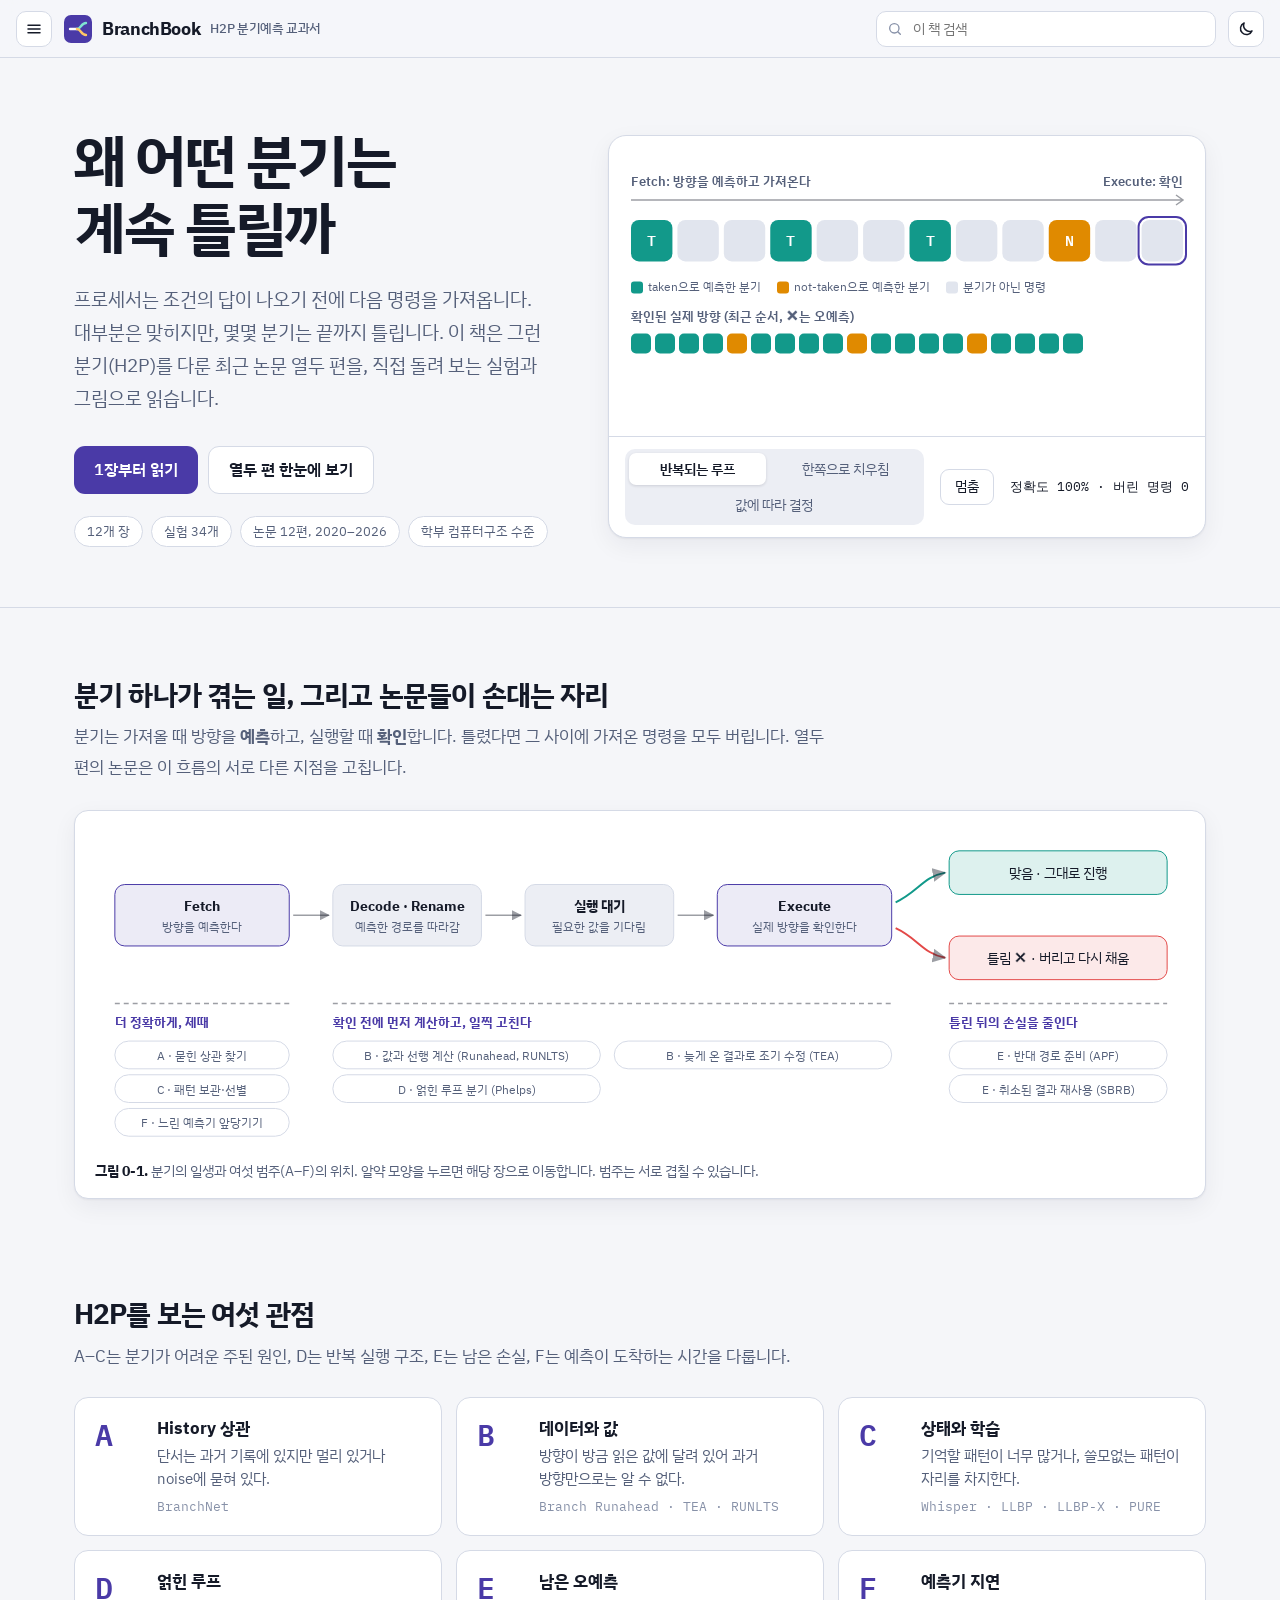
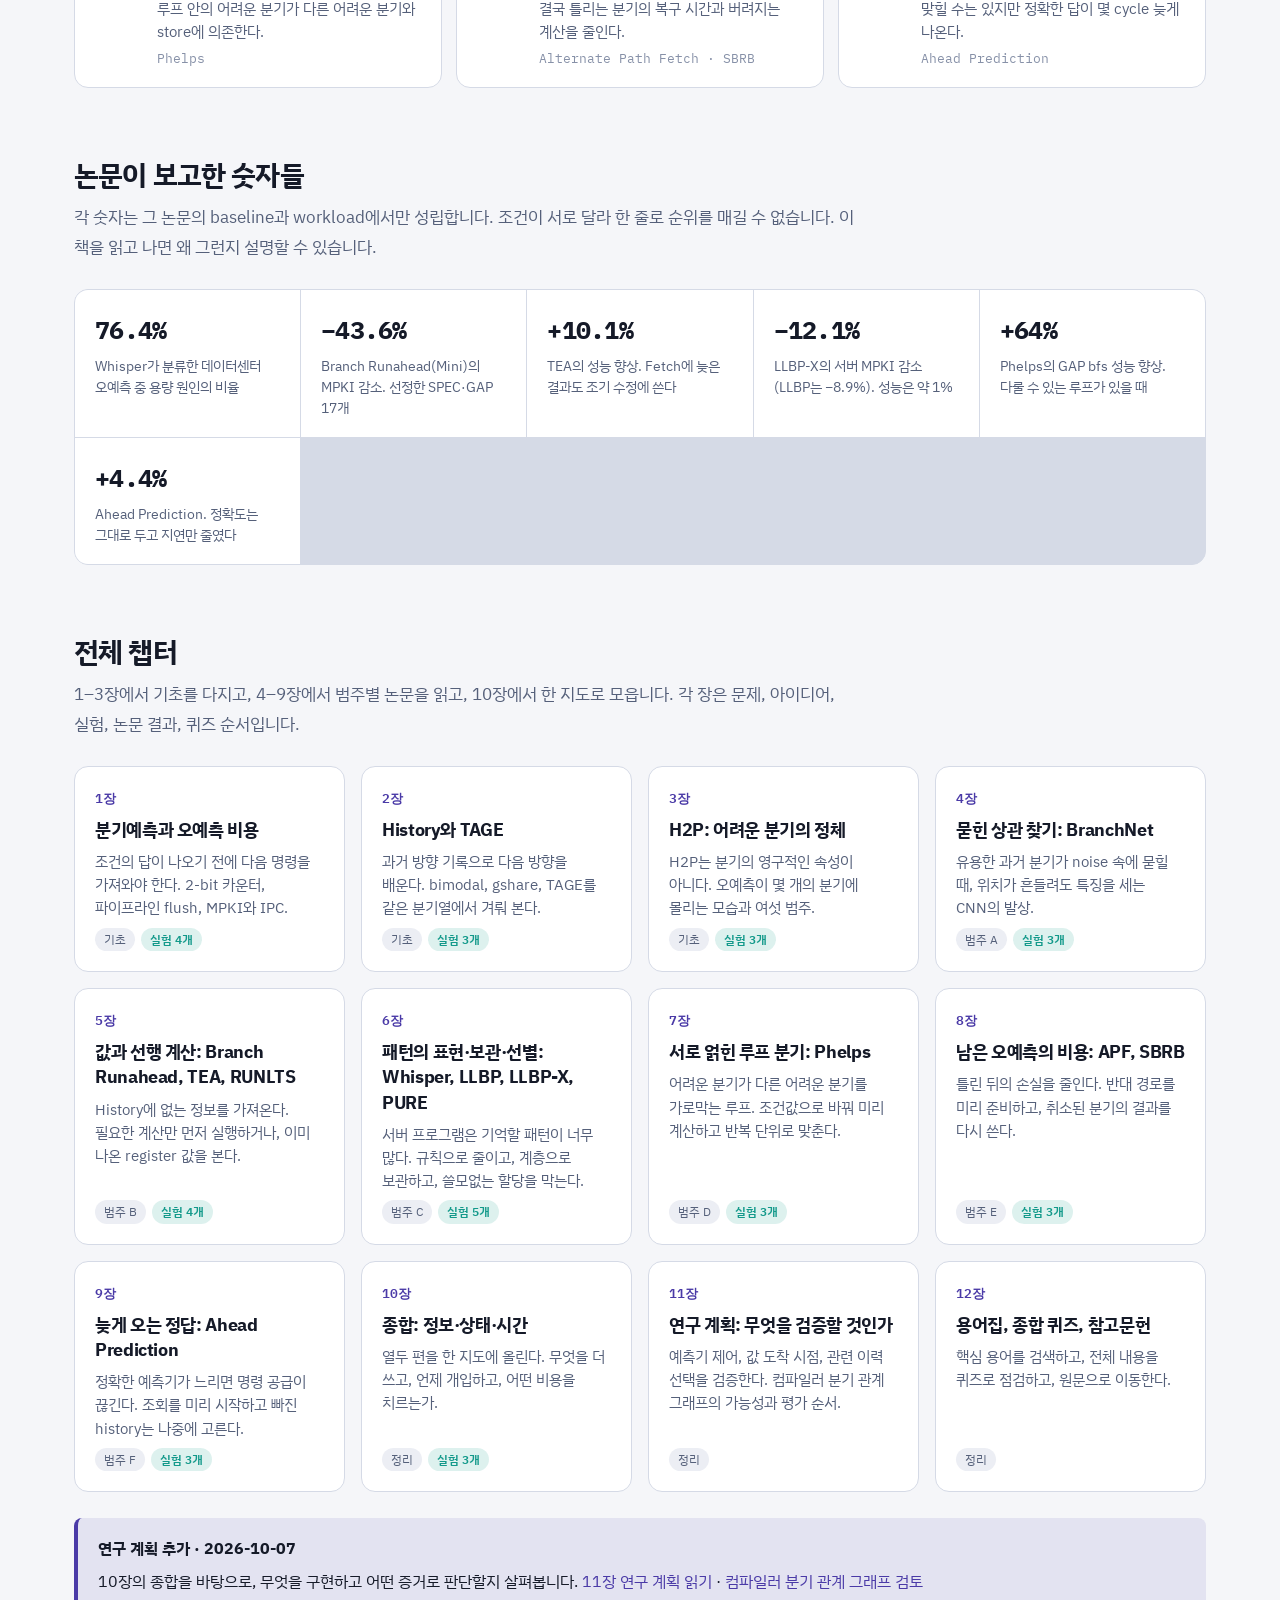
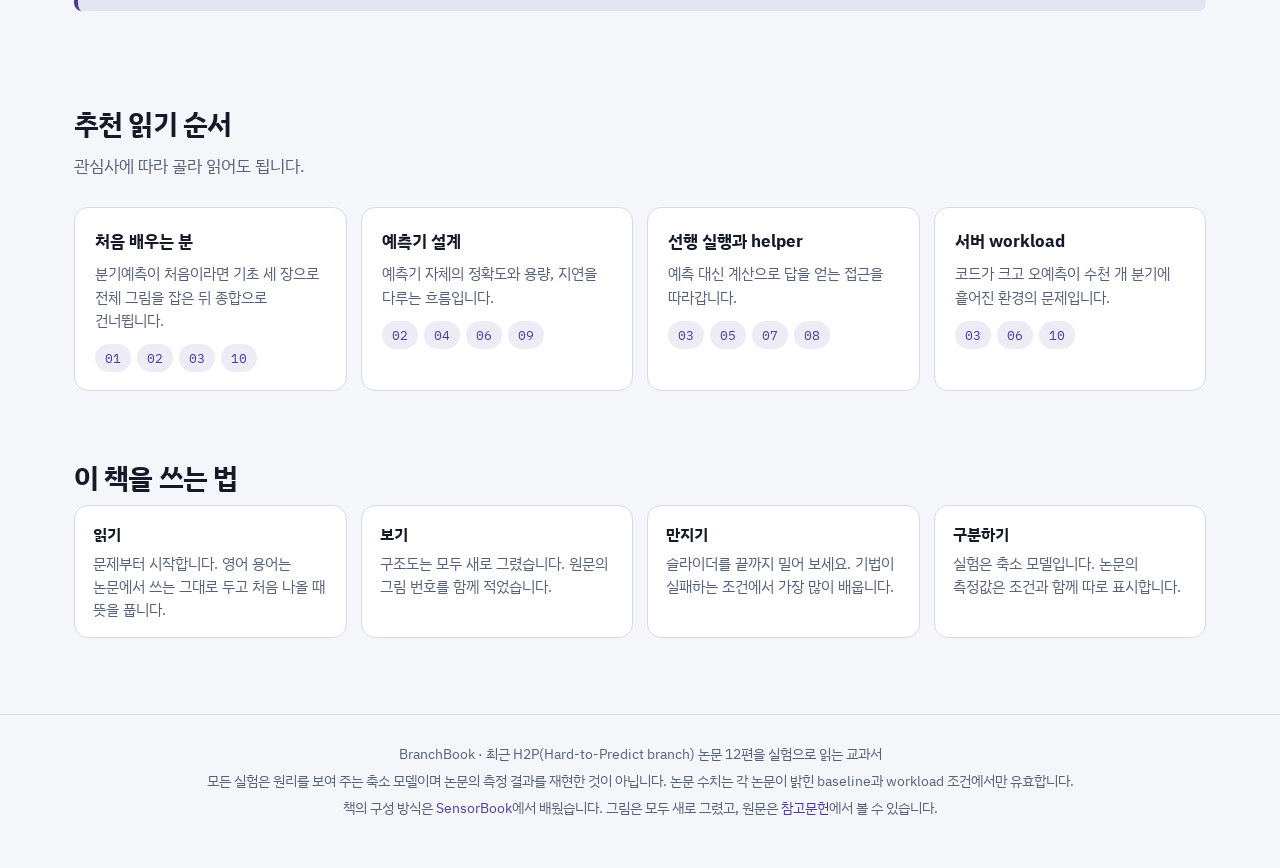
<file: index.html>
<!doctype html>
<html lang="ko">
<head>
<meta charset="utf-8">
<meta name="viewport" content="width=device-width, initial-scale=1">
<title>BranchBook · H2P 분기예측 교과서</title>
<meta name="description" content="왜 일부 분기는 계속 틀릴까? 최근 H2P(Hard-to-Predict branch) 논문 12편을 그림과 실험으로 읽는 인터랙티브 교과서.">
<meta property="og:type" content="website">
<meta property="og:title" content="BranchBook · H2P 분기예측 교과서">
<meta property="og:description" content="최근 H2P 논문 12편을 그림과 실험으로 읽는 인터랙티브 교과서.">
<meta property="og:locale" content="ko_KR">
<link rel="icon" href="favicon.svg" type="image/svg+xml">
<link rel="stylesheet" href="css/style.css">
<script src="js/common.js"></script>
<style>
  .lifetime svg { min-width: 860px; }
  .lifetime a text { cursor: pointer; }
  .lifetime a:hover rect { stroke-width: 2.5; }
  .usage { display: grid; gap: 14px; grid-template-columns: repeat(auto-fit, minmax(200px, 1fr)); padding-bottom: 12px; }
  .usage div { padding: 16px 18px; border-radius: var(--radius); background: var(--elevated); border: 1px solid var(--border); font-size: 14.5px; color: var(--text-dim); line-height: 1.6; }
  .usage b { display: block; color: var(--text); font-size: 16px; margin-bottom: 4px; }
</style>
</head>
<body data-root="">

<section class="home-hero">
  <div class="home-hero-inner">
    <div>
      <h1>왜 어떤 분기는<br>계속 틀릴까</h1>
      <p class="lead">프로세서는 조건의 답이 나오기 전에 다음 명령을 가져옵니다. 대부분은 맞히지만, 몇몇 분기는 끝까지 틀립니다. 이 책은 그런 분기(H2P)를 다룬 최근 논문 열두 편을, 직접 돌려 보는 실험과 그림으로 읽습니다.</p>
      <div class="home-actions">
        <a class="primary" href="chapters/basics.html">1장부터 읽기</a>
        <a class="secondary" href="chapters/synthesis.html">열두 편 한눈에 보기</a>
      </div>
      <div class="home-facts">
        <span>12개 장</span><span>실험 34개</span><span>논문 12편, 2020–2026</span><span>학부 컴퓨터구조 수준</span>
      </div>
    </div>
    <div class="hero-stage" id="hero-stage">
      <canvas id="hero-canvas" data-height="300" aria-label="파이프라인을 흐르는 명령과 오예측 때 버려지는 명령을 보여 주는 애니메이션"></canvas>
      <div class="hero-stage-controls">
        <div class="segmented" id="hero-pattern" aria-label="분기 유형">
          <button data-value="loop" class="on">반복되는 루프</button>
          <button data-value="biased">한쪽으로 치우침</button>
          <button data-value="data">값에 따라 결정</button>
        </div>
        <button class="button" id="hero-play">멈춤</button>
        <span class="hero-stage-readout" id="hero-readout">정확도 — · 버린 명령 0</span>
      </div>
    </div>
  </div>
</section>

<section class="home-section">
  <h2>분기 하나가 겪는 일, 그리고 논문들이 손대는 자리</h2>
  <p class="section-lead">분기는 가져올 때 방향을 <b>예측</b>하고, 실행할 때 <b>확인</b>합니다. 틀렸다면 그 사이에 가져온 명령을 모두 버립니다. 열두 편의 논문은 이 흐름의 서로 다른 지점을 고칩니다.</p>
  <figure class="diagram lifetime">
    <svg viewBox="0 0 1100 318" role="img" aria-label="분기의 예측에서 확인까지의 흐름과 여섯 범주가 개입하는 위치">
      <defs>
        <marker id="arrow" viewBox="0 0 10 10" refX="9" refY="5" markerWidth="7" markerHeight="7" orient="auto"><path d="M0,0 L10,5 L0,10 z" class="arrow-head"/></marker>
      </defs>
      <rect x="20" y="52" width="176" height="62" rx="10" class="fill-accent-soft"/>
      <text x="108" y="79" text-anchor="middle" class="label-strong">Fetch</text>
      <text x="108" y="99" text-anchor="middle" class="label-dim">방향을 예측한다</text>
      <path d="M200 83 H236" class="stroke-line" marker-end="url(#arrow)"/>
      <rect x="240" y="52" width="150" height="62" rx="10" class="fill-surface"/>
      <text x="315" y="79" text-anchor="middle" class="label-strong">Decode · Rename</text>
      <text x="315" y="99" text-anchor="middle" class="label-dim">예측한 경로를 따라감</text>
      <path d="M394 83 H430" class="stroke-line" marker-end="url(#arrow)"/>
      <rect x="434" y="52" width="150" height="62" rx="10" class="fill-surface"/>
      <text x="509" y="79" text-anchor="middle" class="label-strong">실행 대기</text>
      <text x="509" y="99" text-anchor="middle" class="label-dim">필요한 값을 기다림</text>
      <path d="M588 83 H624" class="stroke-line" marker-end="url(#arrow)"/>
      <rect x="628" y="52" width="176" height="62" rx="10" class="fill-accent-soft"/>
      <text x="716" y="79" text-anchor="middle" class="label-strong">Execute</text>
      <text x="716" y="99" text-anchor="middle" class="label-dim">실제 방향을 확인한다</text>
      <path d="M808 70 C830 60 836 44 858 40" class="stroke-taken" marker-end="url(#arrow)"/>
      <path d="M808 96 C830 106 836 122 858 126" class="stroke-mispredict" marker-end="url(#arrow)"/>
      <rect x="862" y="18" width="220" height="44" rx="10" class="fill-taken-soft"/>
      <text x="972" y="45" text-anchor="middle" class="label">맞음 · 그대로 진행</text>
      <rect x="862" y="104" width="220" height="44" rx="10" class="fill-mispredict-soft"/>
      <text x="972" y="131" text-anchor="middle" class="label">틀림 ✕ · 버리고 다시 채움</text>

      <path d="M20 172 H196" class="stroke-dashed"/>
      <path d="M240 172 H804" class="stroke-dashed"/>
      <path d="M862 172 H1082" class="stroke-dashed"/>
      <text x="20" y="196" class="label-accent">더 정확하게, 제때</text>
      <text x="240" y="196" class="label-accent">확인 전에 먼저 계산하고, 일찍 고친다</text>
      <text x="862" y="196" class="label-accent">틀린 뒤의 손실을 줄인다</text>

      <a href="chapters/correlation.html"><rect x="20" y="210" width="176" height="28" rx="14" class="fill-elevated"/><text x="108" y="229" text-anchor="middle" class="label-dim">A · 묻힌 상관 찾기</text></a>
      <a href="chapters/state.html"><rect x="20" y="244" width="176" height="28" rx="14" class="fill-elevated"/><text x="108" y="263" text-anchor="middle" class="label-dim">C · 패턴 보관·선별</text></a>
      <a href="chapters/latency.html"><rect x="20" y="278" width="176" height="28" rx="14" class="fill-elevated"/><text x="108" y="297" text-anchor="middle" class="label-dim">F · 느린 예측기 앞당기기</text></a>
      <a href="chapters/value.html"><rect x="240" y="210" width="270" height="28" rx="14" class="fill-elevated"/><text x="375" y="229" text-anchor="middle" class="label-dim">B · 값과 선행 계산 (Runahead, RUNLTS)</text></a>
      <a href="chapters/value.html#tea"><rect x="524" y="210" width="280" height="28" rx="14" class="fill-elevated"/><text x="664" y="229" text-anchor="middle" class="label-dim">B · 늦게 온 결과로 조기 수정 (TEA)</text></a>
      <a href="chapters/loop.html"><rect x="240" y="244" width="270" height="28" rx="14" class="fill-elevated"/><text x="375" y="263" text-anchor="middle" class="label-dim">D · 얽힌 루프 분기 (Phelps)</text></a>
      <a href="chapters/recovery.html"><rect x="862" y="210" width="220" height="28" rx="14" class="fill-elevated"/><text x="972" y="229" text-anchor="middle" class="label-dim">E · 반대 경로 준비 (APF)</text></a>
      <a href="chapters/recovery.html#sbrb"><rect x="862" y="244" width="220" height="28" rx="14" class="fill-elevated"/><text x="972" y="263" text-anchor="middle" class="label-dim">E · 취소된 결과 재사용 (SBRB)</text></a>
    </svg>
    <figcaption><b>그림 0-1.</b> 분기의 일생과 여섯 범주(A–F)의 위치. 알약 모양을 누르면 해당 장으로 이동합니다. 범주는 서로 겹칠 수 있습니다.</figcaption>
  </figure>
</section>

<section class="home-section">
  <h2>H2P를 보는 여섯 관점</h2>
  <p class="section-lead">A–C는 분기가 어려운 주된 원인, D는 반복 실행 구조, E는 남은 손실, F는 예측이 도착하는 시간을 다룹니다.</p>
  <div class="category-map">
    <a class="category-item" href="chapters/correlation.html"><span class="category-letter">A</span><h3>History 상관</h3><p>단서는 과거 기록에 있지만 멀리 있거나 noise에 묻혀 있다.</p><span class="category-papers">BranchNet</span></a>
    <a class="category-item" href="chapters/value.html"><span class="category-letter">B</span><h3>데이터와 값</h3><p>방향이 방금 읽은 값에 달려 있어 과거 방향만으로는 알 수 없다.</p><span class="category-papers">Branch Runahead · TEA · RUNLTS</span></a>
    <a class="category-item" href="chapters/state.html"><span class="category-letter">C</span><h3>상태와 학습</h3><p>기억할 패턴이 너무 많거나, 쓸모없는 패턴이 자리를 차지한다.</p><span class="category-papers">Whisper · LLBP · LLBP-X · PURE</span></a>
    <a class="category-item" href="chapters/loop.html"><span class="category-letter">D</span><h3>얽힌 루프</h3><p>루프 안의 어려운 분기가 다른 어려운 분기와 store에 의존한다.</p><span class="category-papers">Phelps</span></a>
    <a class="category-item" href="chapters/recovery.html"><span class="category-letter">E</span><h3>남은 오예측</h3><p>결국 틀리는 분기의 복구 시간과 버려지는 계산을 줄인다.</p><span class="category-papers">Alternate Path Fetch · SBRB</span></a>
    <a class="category-item" href="chapters/latency.html"><span class="category-letter">F</span><h3>예측기 지연</h3><p>맞힐 수는 있지만 정확한 답이 몇 cycle 늦게 나온다.</p><span class="category-papers">Ahead Prediction</span></a>
  </div>
</section>

<section class="home-section">
  <h2>논문이 보고한 숫자들</h2>
  <p class="section-lead">각 숫자는 그 논문의 baseline과 workload에서만 성립합니다. 조건이 서로 달라 한 줄로 순위를 매길 수 없습니다. 이 책을 읽고 나면 왜 그런지 설명할 수 있습니다.</p>
  <div class="fact-grid">
    <div><b>76.4%</b><span>Whisper가 분류한 데이터센터 오예측 중 용량 원인의 비율</span></div>
    <div><b>−43.6%</b><span>Branch Runahead(Mini)의 MPKI 감소. 선정한 SPEC·GAP 17개</span></div>
    <div><b>+10.1%</b><span>TEA의 성능 향상. Fetch에 늦은 결과도 조기 수정에 쓴다</span></div>
    <div><b>−12.1%</b><span>LLBP-X의 서버 MPKI 감소(LLBP는 −8.9%). 성능은 약 1%</span></div>
    <div><b>+64%</b><span>Phelps의 GAP bfs 성능 향상. 다룰 수 있는 루프가 있을 때</span></div>
    <div><b>+4.4%</b><span>Ahead Prediction. 정확도는 그대로 두고 지연만 줄였다</span></div>
  </div>
</section>

<section class="home-section">
  <h2>전체 챕터</h2>
  <p class="section-lead">1–3장에서 기초를 다지고, 4–9장에서 범주별 논문을 읽고, 10장에서 한 지도로 모읍니다. 각 장은 문제, 아이디어, 실험, 논문 결과, 퀴즈 순서입니다.</p>
  <div class="chapter-grid" id="chapter-grid"></div>
  <p class="callout"><strong>연구 계획 추가 · 2026-10-07</strong>10장의 종합을 바탕으로, 무엇을 구현하고 어떤 증거로 판단할지 살펴봅니다. <a href="chapters/research.html">11장 연구 계획 읽기</a> · <a href="chapters/research.html#compiler">컴파일러 분기 관계 그래프 검토</a></p>
</section>

<section class="home-section">
  <h2>추천 읽기 순서</h2>
  <p class="section-lead">관심사에 따라 골라 읽어도 됩니다.</p>
  <div class="reading-paths">
    <div class="reading-path"><h3>처음 배우는 분</h3><p>분기예측이 처음이라면 기초 세 장으로 전체 그림을 잡은 뒤 종합으로 건너뜁니다.</p><div class="path-steps"><a href="chapters/basics.html">01</a><a href="chapters/history.html">02</a><a href="chapters/h2p.html">03</a><a href="chapters/synthesis.html">10</a></div></div>
    <div class="reading-path"><h3>예측기 설계</h3><p>예측기 자체의 정확도와 용량, 지연을 다루는 흐름입니다.</p><div class="path-steps"><a href="chapters/history.html">02</a><a href="chapters/correlation.html">04</a><a href="chapters/state.html">06</a><a href="chapters/latency.html">09</a></div></div>
    <div class="reading-path"><h3>선행 실행과 helper</h3><p>예측 대신 계산으로 답을 얻는 접근을 따라갑니다.</p><div class="path-steps"><a href="chapters/h2p.html">03</a><a href="chapters/value.html">05</a><a href="chapters/loop.html">07</a><a href="chapters/recovery.html">08</a></div></div>
    <div class="reading-path"><h3>서버 workload</h3><p>코드가 크고 오예측이 수천 개 분기에 흩어진 환경의 문제입니다.</p><div class="path-steps"><a href="chapters/h2p.html">03</a><a href="chapters/state.html">06</a><a href="chapters/synthesis.html">10</a></div></div>
  </div>
</section>

<section class="home-section">
  <h2>이 책을 쓰는 법</h2>
  <div class="usage">
    <div><b>읽기</b>문제부터 시작합니다. 영어 용어는 논문에서 쓰는 그대로 두고 처음 나올 때 뜻을 풉니다.</div>
    <div><b>보기</b>구조도는 모두 새로 그렸습니다. 원문의 그림 번호를 함께 적었습니다.</div>
    <div><b>만지기</b>슬라이더를 끝까지 밀어 보세요. 기법이 실패하는 조건에서 가장 많이 배웁니다.</div>
    <div><b>구분하기</b>실험은 축소 모델입니다. 논문의 측정값은 조건과 함께 따로 표시합니다.</div>
  </div>
</section>

<script>
(function () {
  "use strict";

  /* ---------------------------------------------------------- 챕터 카드 */
  const chapterGrid = document.getElementById("chapter-grid");
  chapterGrid.innerHTML = BranchBook.chapters.map((chapter) => {
    const categoryTag = chapter.category ? "<span>범주 " + chapter.category + "</span>" : "<span>" + chapter.group + "</span>";
    const experimentTag = chapter.experimentCount > 0 ? '<span class="experiments">실험 ' + chapter.experimentCount + "개</span>" : "";
    return '<a class="chapter-card" href="chapters/' + chapter.slug + '.html">' +
      '<span class="card-number">' + Number(chapter.number) + "장</span>" +
      "<h3>" + chapter.title + "</h3><p>" + chapter.description + "</p>" +
      '<div class="card-tags">' + categoryTag + experimentTag + "</div></a>";
  }).join("");

  /* ---------------------------------------------------------- 히어로: 흐르는 파이프라인
     가져온 명령이 왼쪽에서 오른쪽으로 흐르다가, 분기가 확인 지점에 닿았을 때 틀렸다면
     그 뒤에 가져온 명령이 모두 버려지는 모습을 보여 준다. */
  const PIPELINE_SLOT_COUNT = 12;
  const RESOLVE_SLOT = PIPELINE_SLOT_COUNT - 1;
  const BRANCH_INTERVAL = 3;
  const SECONDS_PER_STEP = 0.24;
  const RECENT_OUTCOME_COUNT = 22;
  const LOOP_TRIP_COUNT = 5;
  const BIASED_TAKEN_PROBABILITY = 0.9;
  const BRANCH_ADDRESS = 64;
  const DISCARD_FLASH_STEP_COUNT = 2;
  const PREDICTOR_TRAINING_BRANCH_COUNT = 300;

  const random = BranchBook.createRandom(2027);
  let predictor = BranchBook.predictors.createGshare({ indexBits: 8, historyLength: 6 });
  let slots = [];
  let fetchedCount = 0;
  let branchSequence = 0;
  let isOnWrongPath = false;
  let resolvedBranchCount = 0;
  let correctBranchCount = 0;
  let discardedInstructionCount = 0;
  let recentOutcomes = [];
  let flashRemaining = 0;
  let stepProgress = 0;

  function actualOutcome(patternName) {
    if (patternName === "loop") return branchSequence % LOOP_TRIP_COUNT !== LOOP_TRIP_COUNT - 1;
    if (patternName === "biased") return random() < BIASED_TAKEN_PROBABILITY;
    return random() < 0.5;
  }
  function resetHero() {
    predictor.reset();
    slots = new Array(PIPELINE_SLOT_COUNT).fill(null);
    fetchedCount = 0; branchSequence = 0; isOnWrongPath = false;
    resolvedBranchCount = 0; correctBranchCount = 0; discardedInstructionCount = 0;
    recentOutcomes = []; flashRemaining = 0; stepProgress = 0;
    // 화면에 보이기 전에 예측기를 먼저 학습시킨다. 갓 켠 예측기의 초기 오예측이 유형별 차이를 가리지 않게 하기 위해서다.
    for (let trainingStep = 0; trainingStep < PREDICTOR_TRAINING_BRANCH_COUNT; trainingStep++) {
      predictor.update(BRANCH_ADDRESS, actualOutcome(patternControl.value));
      branchSequence++;
    }
    for (let warmupStep = 0; warmupStep < PIPELINE_SLOT_COUNT * 5; warmupStep++) advance(patternControl.value);
    heroCanvas.redraw();
  }
  function fetchInstruction(patternName) {
    const isBranch = fetchedCount % BRANCH_INTERVAL === BRANCH_INTERVAL - 1;
    fetchedCount++;
    if (!isBranch) return { isBranch: false, isWrongPath: isOnWrongPath };
    if (isOnWrongPath) {
      // 잘못된 경로에서 만난 분기는 실제 프로그램의 분기가 아니므로 학습에 쓰지 않는다.
      return { isBranch: true, isWrongPath: true, predictedTaken: random() < 0.5, isCorrect: true };
    }
    const taken = actualOutcome(patternName);
    const predictedTaken = predictor.predict(BRANCH_ADDRESS).taken;
    predictor.update(BRANCH_ADDRESS, taken);
    branchSequence++;
    const isCorrect = predictedTaken === taken;
    if (!isCorrect) isOnWrongPath = true;
    return { isBranch: true, isWrongPath: false, predictedTaken, taken, isCorrect };
  }
  function advance(patternName) {
    const resolving = slots[RESOLVE_SLOT];
    for (let slotIndex = RESOLVE_SLOT; slotIndex > 0; slotIndex--) slots[slotIndex] = slots[slotIndex - 1];
    slots[0] = fetchInstruction(patternName);
    if (resolving && resolving.isBranch && !resolving.isWrongPath) {
      resolvedBranchCount++;
      if (resolving.isCorrect) correctBranchCount++;
      recentOutcomes.push({ taken: resolving.taken, isMispredicted: !resolving.isCorrect });
      if (recentOutcomes.length > RECENT_OUTCOME_COUNT) recentOutcomes.shift();
      if (!resolving.isCorrect) {
        // 확인 지점보다 뒤에 있는 명령은 모두 잘못된 경로에서 가져온 것이다.
        for (let slotIndex = 0; slotIndex < PIPELINE_SLOT_COUNT; slotIndex++) {
          if (slots[slotIndex]) { slots[slotIndex].isDiscarded = true; discardedInstructionCount++; }
        }
        isOnWrongPath = false;
        flashRemaining = DISCARD_FLASH_STEP_COUNT;
      }
    } else if (flashRemaining > 0) {
      // 버려진 명령을 잠깐 보여 준 뒤 지운다. 지운 자리는 빈칸(bubble)으로 남아 다시 채워진다.
      flashRemaining--;
      if (flashRemaining === 0) slots = slots.map((slot) => (slot && slot.isDiscarded ? null : slot));
    }
    refreshReadout();
  }
  function refreshReadout() {
    const accuracyText = resolvedBranchCount === 0 ? "—" : BranchBook.formatPercent(correctBranchCount / resolvedBranchCount, 0);
    BranchBook.setContent("hero-readout", "정확도 " + accuracyText + " · 버린 명령 " + discardedInstructionCount);
  }

  const patternControl = BranchBook.bindSegmented("hero-pattern", resetHero);

  const heroCanvas = BranchBook.createCanvas("hero-canvas", (context, width, height, palette) => {
    const horizontalPadding = 22;
    const gap = 5;
    const cellSize = Math.min(44, (width - horizontalPadding * 2 - gap * (PIPELINE_SLOT_COUNT - 1)) / PIPELINE_SLOT_COUNT);
    const rowWidth = cellSize * PIPELINE_SLOT_COUNT + gap * (PIPELINE_SLOT_COUNT - 1);
    const rowLeft = (width - rowWidth) / 2;
    const rowTop = 84;

    context.font = "600 13px " + palette.font;
    context.fillStyle = palette.textDim;
    context.textBaseline = "alphabetic";
    context.textAlign = "left";
    context.fillText("Fetch: 방향을 예측하고 가져온다", rowLeft, rowTop - 34);
    context.textAlign = "right";
    context.fillText("Execute: 확인", rowLeft + rowWidth, rowTop - 34);
    context.strokeStyle = palette.axis;
    context.lineWidth = 1.5;
    context.beginPath();
    context.moveTo(rowLeft, rowTop - 20); context.lineTo(rowLeft + rowWidth, rowTop - 20);
    context.moveTo(rowLeft + rowWidth - 7, rowTop - 25); context.lineTo(rowLeft + rowWidth, rowTop - 20); context.lineTo(rowLeft + rowWidth - 7, rowTop - 15);
    context.stroke();

    slots.forEach((slot, slotIndex) => {
      const x = rowLeft + slotIndex * (cellSize + gap);
      BranchBook.roundedRectangle(context, x, rowTop, cellSize, cellSize, 8);
      if (!slot) { context.strokeStyle = palette.border; context.lineWidth = 1; context.setLineDash([3, 3]); context.stroke(); context.setLineDash([]); return; }
      if (slot.isBranch) context.fillStyle = slot.predictedTaken ? palette.taken : palette.notTaken;
      else context.fillStyle = palette.surfaceStrong;
      context.globalAlpha = slot.isDiscarded ? 0.35 : 1;
      context.fill();
      context.globalAlpha = 1;
      if (slot.isBranch) {
        context.fillStyle = "#ffffff";
        context.font = "600 " + Math.round(cellSize * 0.36) + "px " + palette.mono;
        context.textAlign = "center"; context.textBaseline = "middle";
        context.fillText(slot.predictedTaken ? "T" : "N", x + cellSize / 2, rowTop + cellSize / 2 + 1);
      }
      if (slot.isDiscarded) {
        context.strokeStyle = palette.mispredict; context.lineWidth = 2;
        BranchBook.roundedRectangle(context, x, rowTop, cellSize, cellSize, 8); context.stroke();
        context.beginPath();
        context.moveTo(x + cellSize * 0.3, rowTop + cellSize * 0.3); context.lineTo(x + cellSize * 0.7, rowTop + cellSize * 0.7);
        context.moveTo(x + cellSize * 0.7, rowTop + cellSize * 0.3); context.lineTo(x + cellSize * 0.3, rowTop + cellSize * 0.7);
        context.stroke();
      }
    });
    // 확인 지점 표시
    const resolveX = rowLeft + RESOLVE_SLOT * (cellSize + gap);
    context.strokeStyle = palette.accent; context.lineWidth = 2;
    BranchBook.roundedRectangle(context, resolveX - 3, rowTop - 3, cellSize + 6, cellSize + 6, 10); context.stroke();

    context.textAlign = "left"; context.textBaseline = "alphabetic";
    context.font = "12px " + palette.font; context.fillStyle = palette.textDim;
    const legendTop = rowTop + cellSize + 30;
    const legendItems = [[palette.taken, "taken으로 예측한 분기"], [palette.notTaken, "not-taken으로 예측한 분기"], [palette.surfaceStrong, "분기가 아닌 명령"]];
    let legendX = rowLeft;
    legendItems.forEach(([swatchColor, legendLabel]) => {
      context.fillStyle = swatchColor;
      BranchBook.roundedRectangle(context, legendX, legendTop - 10, 12, 12, 3); context.fill();
      context.fillStyle = palette.textDim;
      context.fillText(legendLabel, legendX + 17, legendTop);
      legendX += 17 + context.measureText(legendLabel).width + 16;
      if (legendX > rowLeft + rowWidth - 120) { legendX = rowLeft; }
    });

    const stripTop = legendTop + 42;
    context.font = "600 13px " + palette.font; context.fillStyle = palette.textDim;
    context.fillText("확인된 실제 방향 (최근 순서, ✕는 오예측)", rowLeft, stripTop - 12);
    const stripCell = Math.min(20, (rowWidth - (RECENT_OUTCOME_COUNT - 1) * 4) / RECENT_OUTCOME_COUNT);
    recentOutcomes.forEach((outcome, outcomeIndex) => {
      const x = rowLeft + outcomeIndex * (stripCell + 4);
      context.fillStyle = outcome.taken ? palette.taken : palette.notTaken;
      BranchBook.roundedRectangle(context, x, stripTop, stripCell, stripCell, 5); context.fill();
      if (outcome.isMispredicted) {
        context.strokeStyle = palette.mispredict; context.lineWidth = 2;
        BranchBook.roundedRectangle(context, x - 3, stripTop - 3, stripCell + 6, stripCell + 6, 7); context.stroke();
        context.fillStyle = palette.mispredict; context.font = "600 11px " + palette.mono; context.textAlign = "center";
        context.fillText("✕", x + stripCell / 2, stripTop + stripCell + 15);
        context.textAlign = "left";
      }
    });
  });

  const heroLoop = BranchBook.createAnimationLoop("hero-stage", (deltaSeconds) => {
    stepProgress += deltaSeconds;
    if (stepProgress < SECONDS_PER_STEP) return;
    stepProgress = 0;
    advance(patternControl.value);
    heroCanvas.redraw();
  });
  const playButton = BranchBook.bindButton("hero-play", () => {
    if (heroLoop.isPlaying) heroLoop.pause(); else heroLoop.play();
    playButton.textContent = heroLoop.isPlaying ? "멈춤" : "재생";
  });
  playButton.textContent = heroLoop.isPlaying ? "멈춤" : "재생";

  resetHero();
})();
</script>
</body>
</html>
</file>
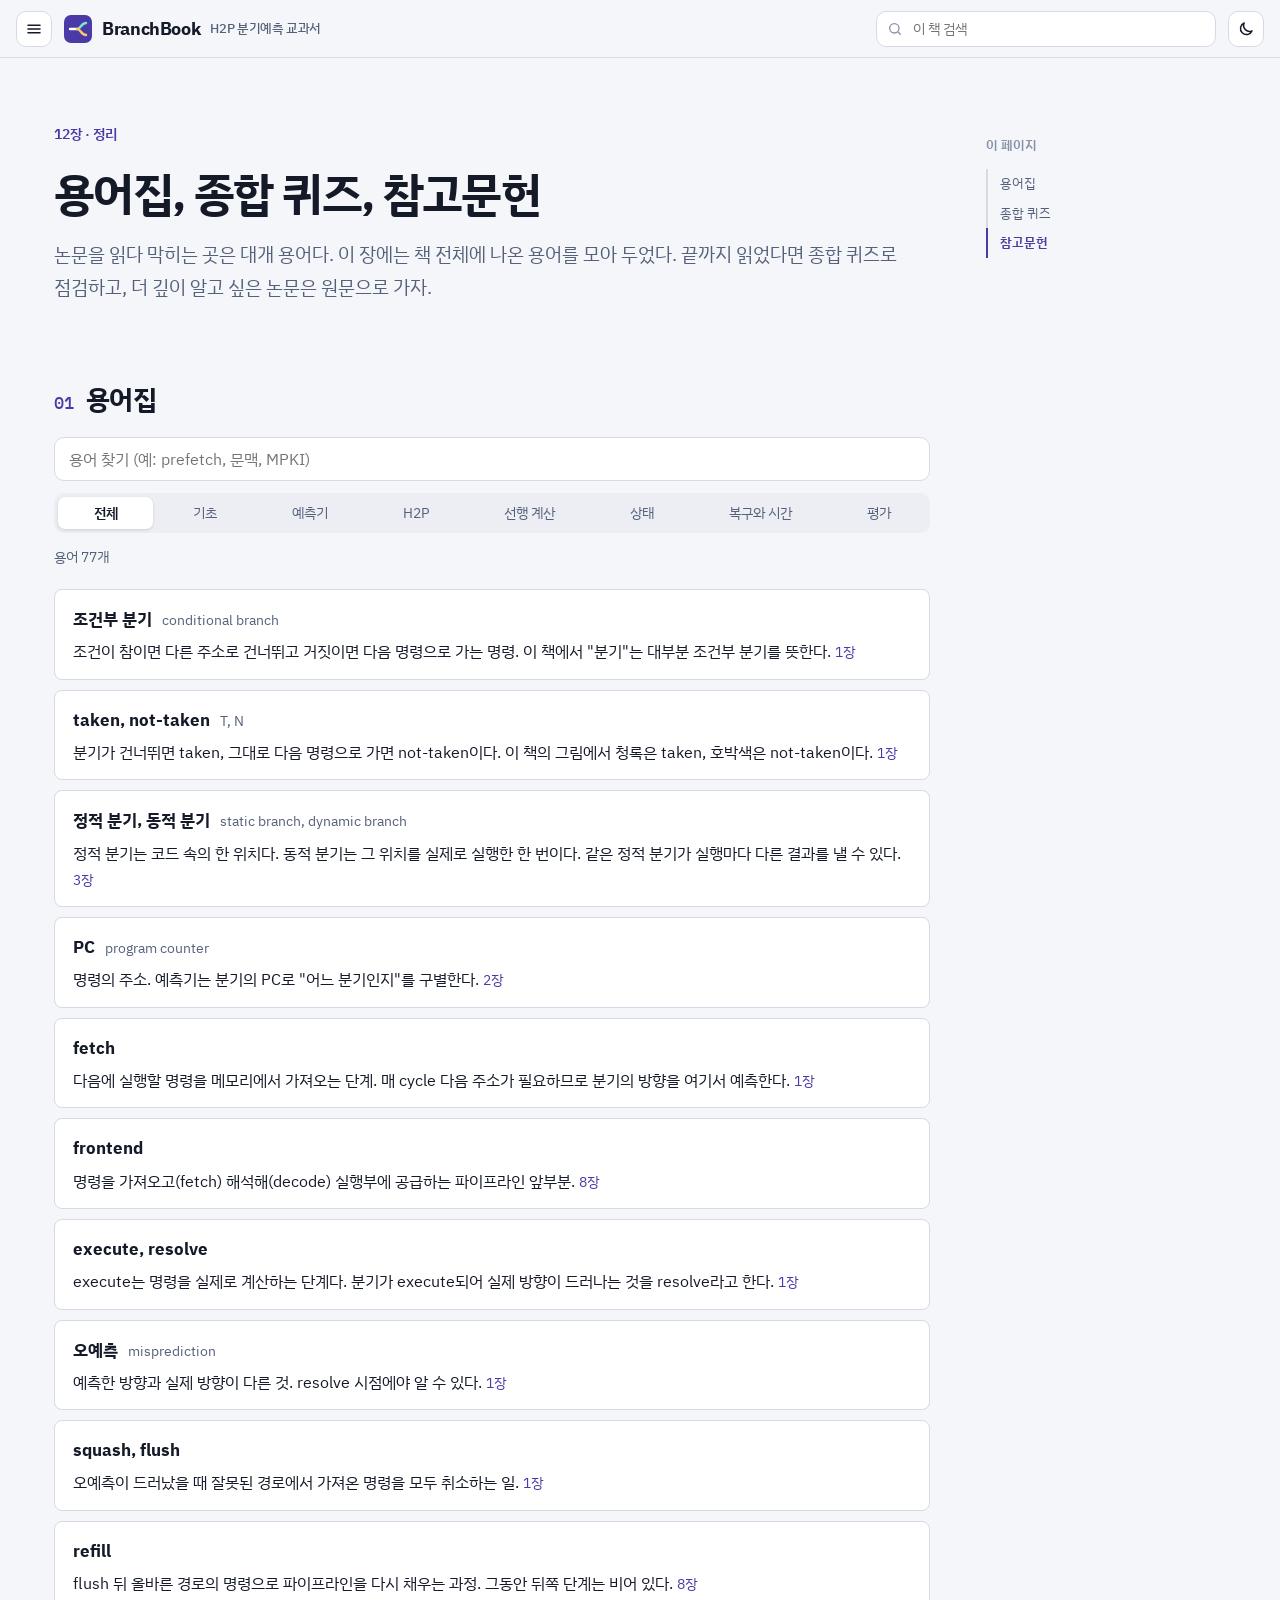
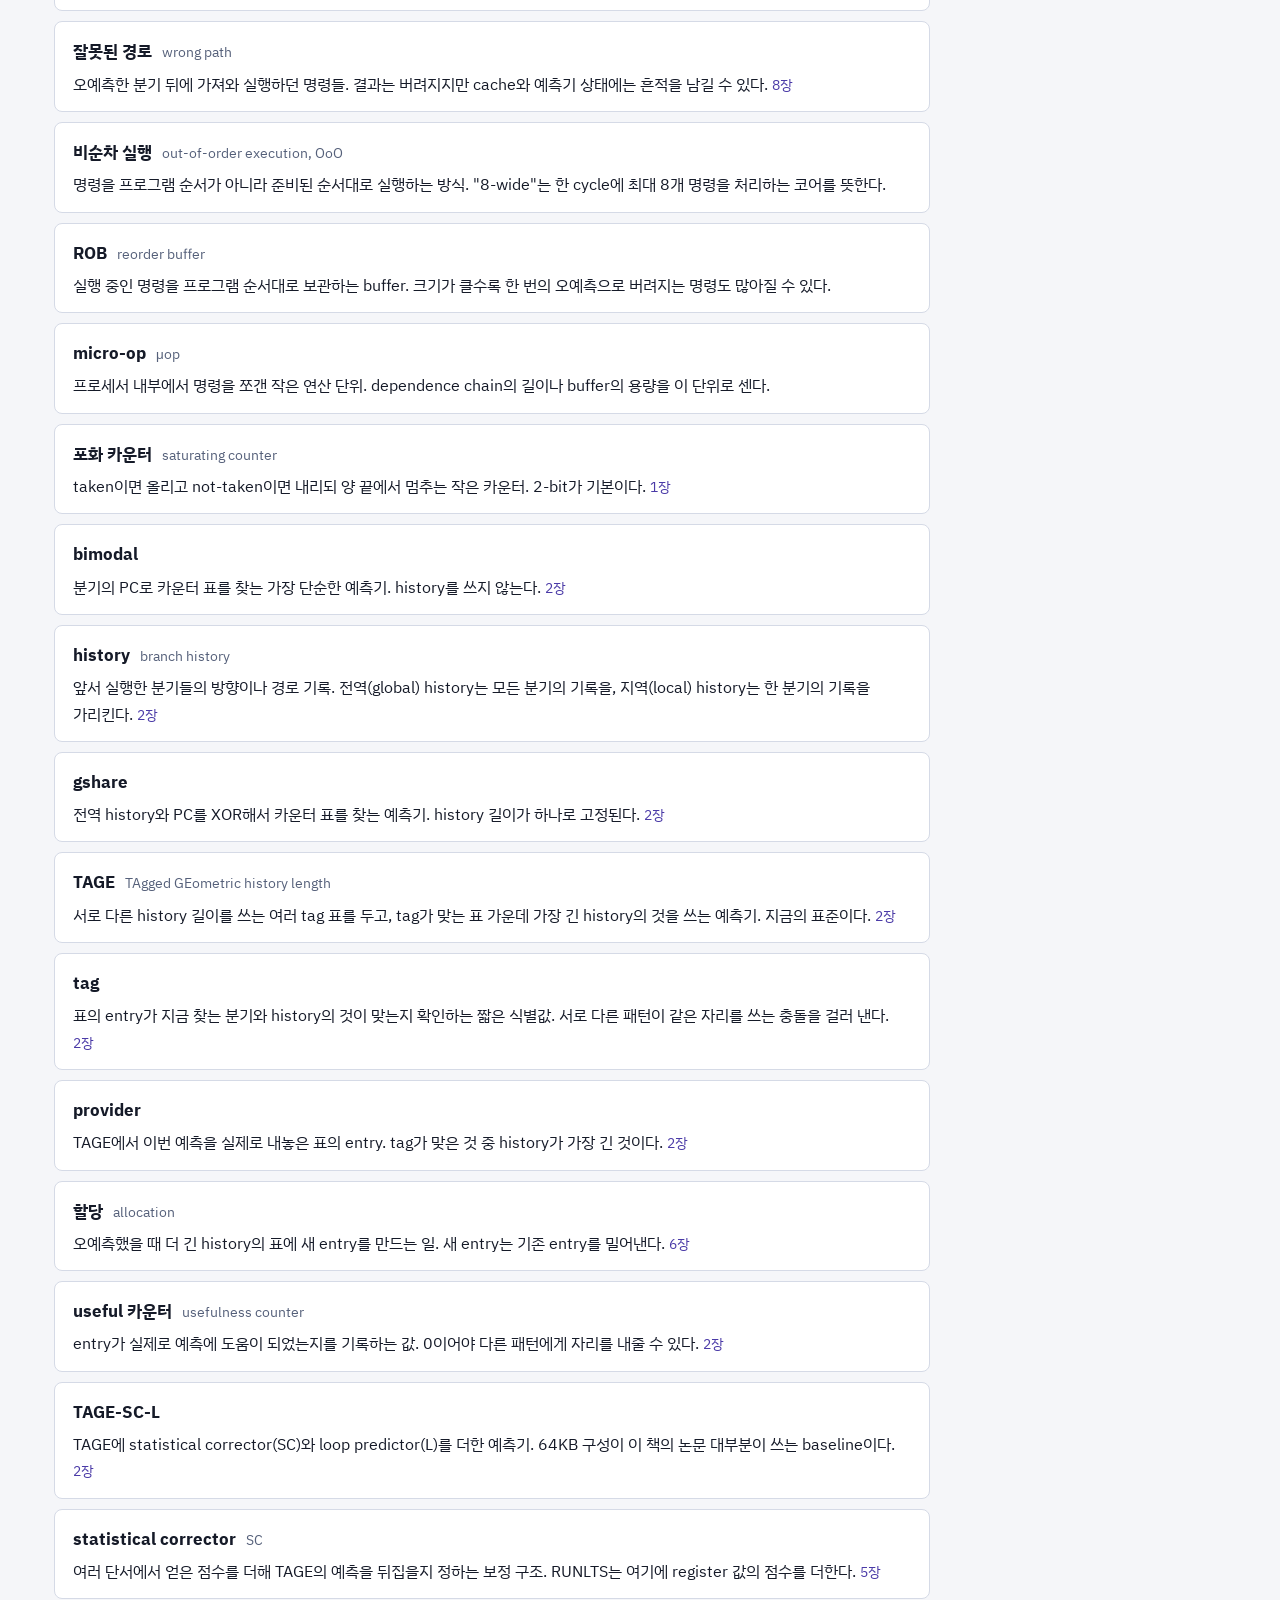
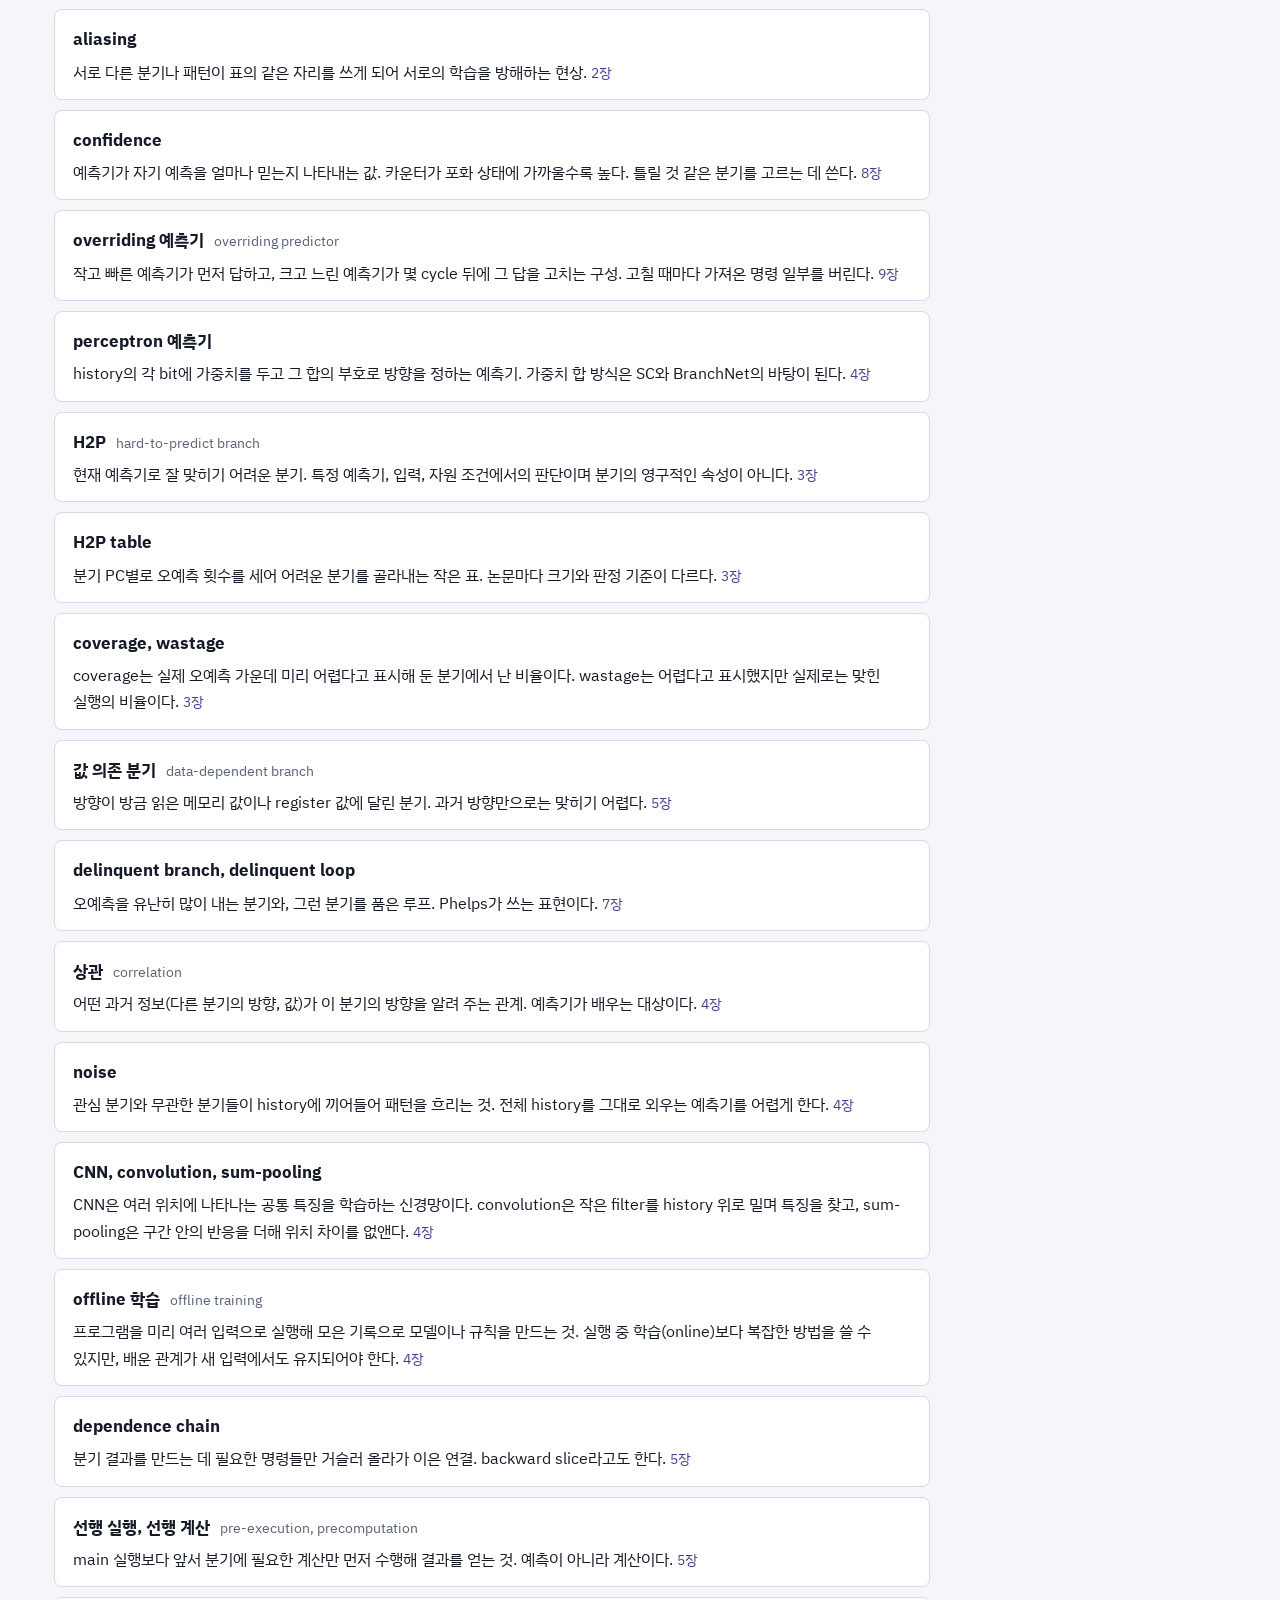
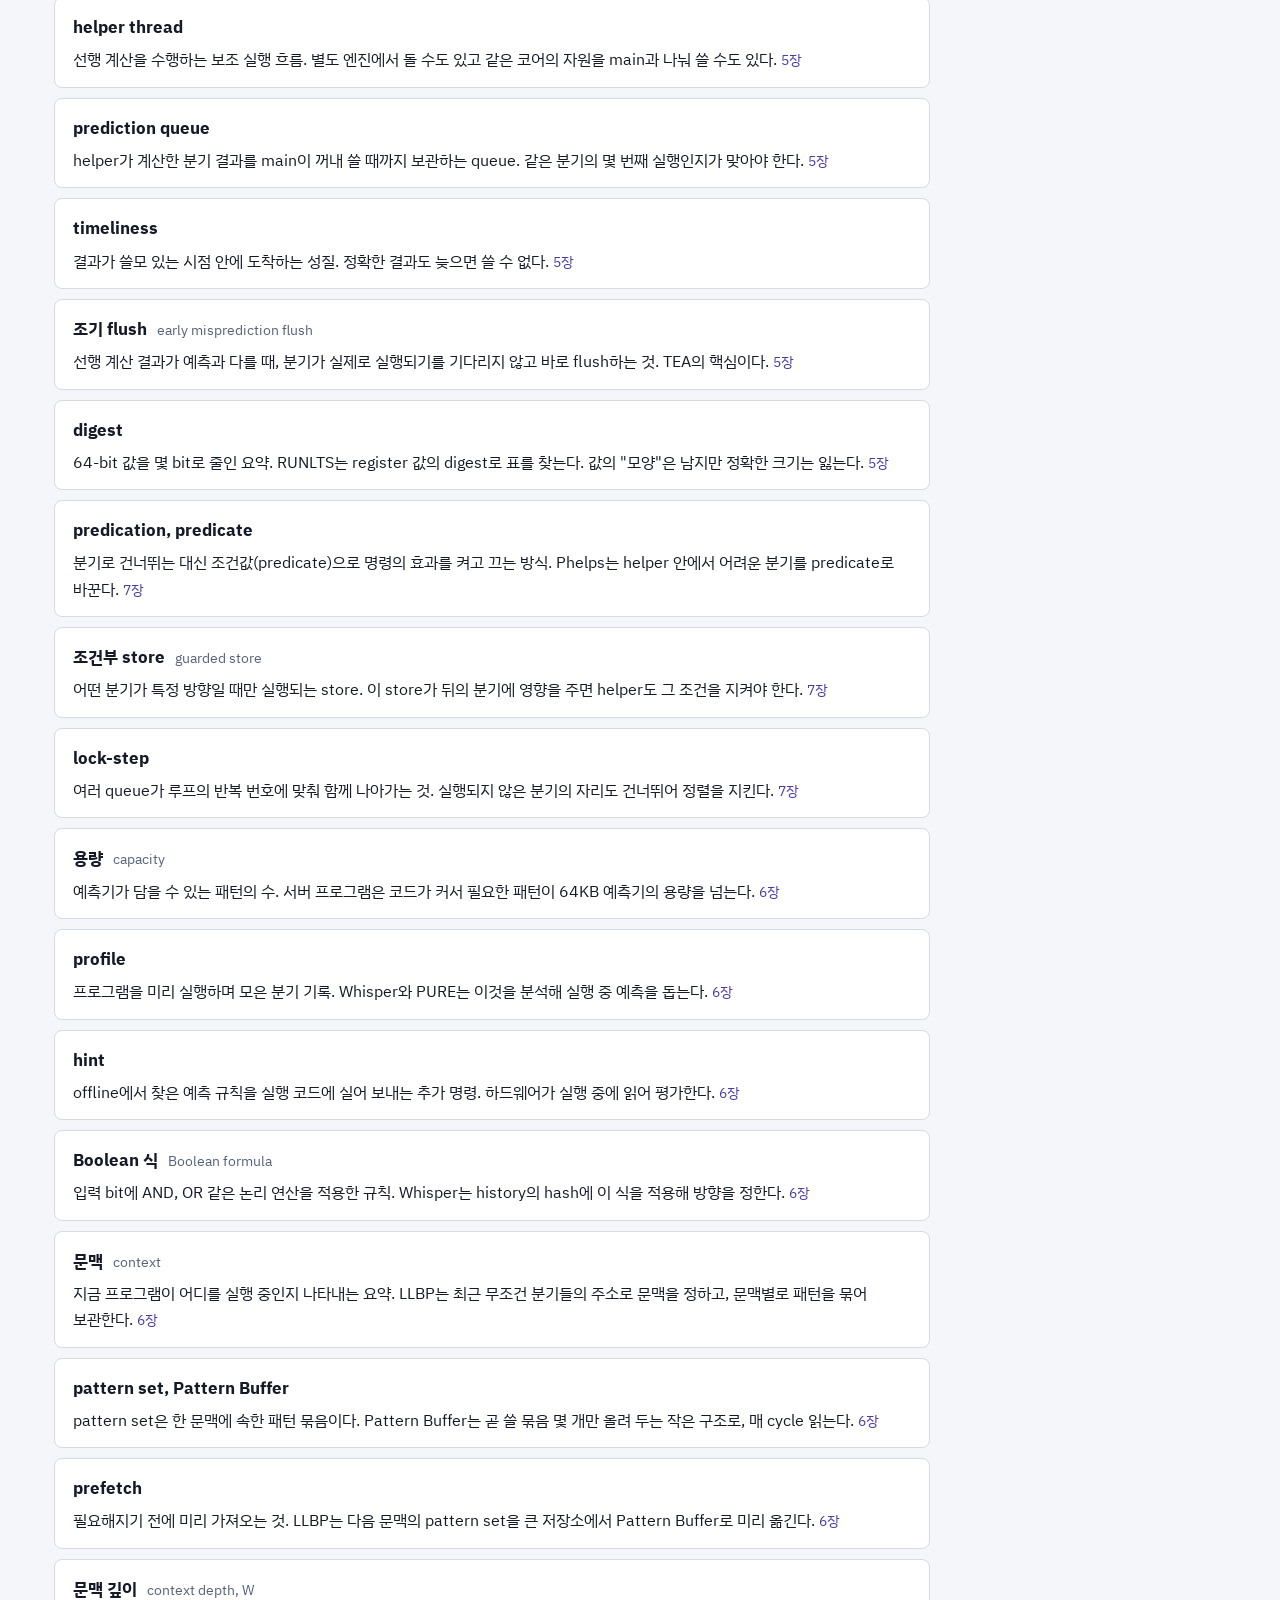
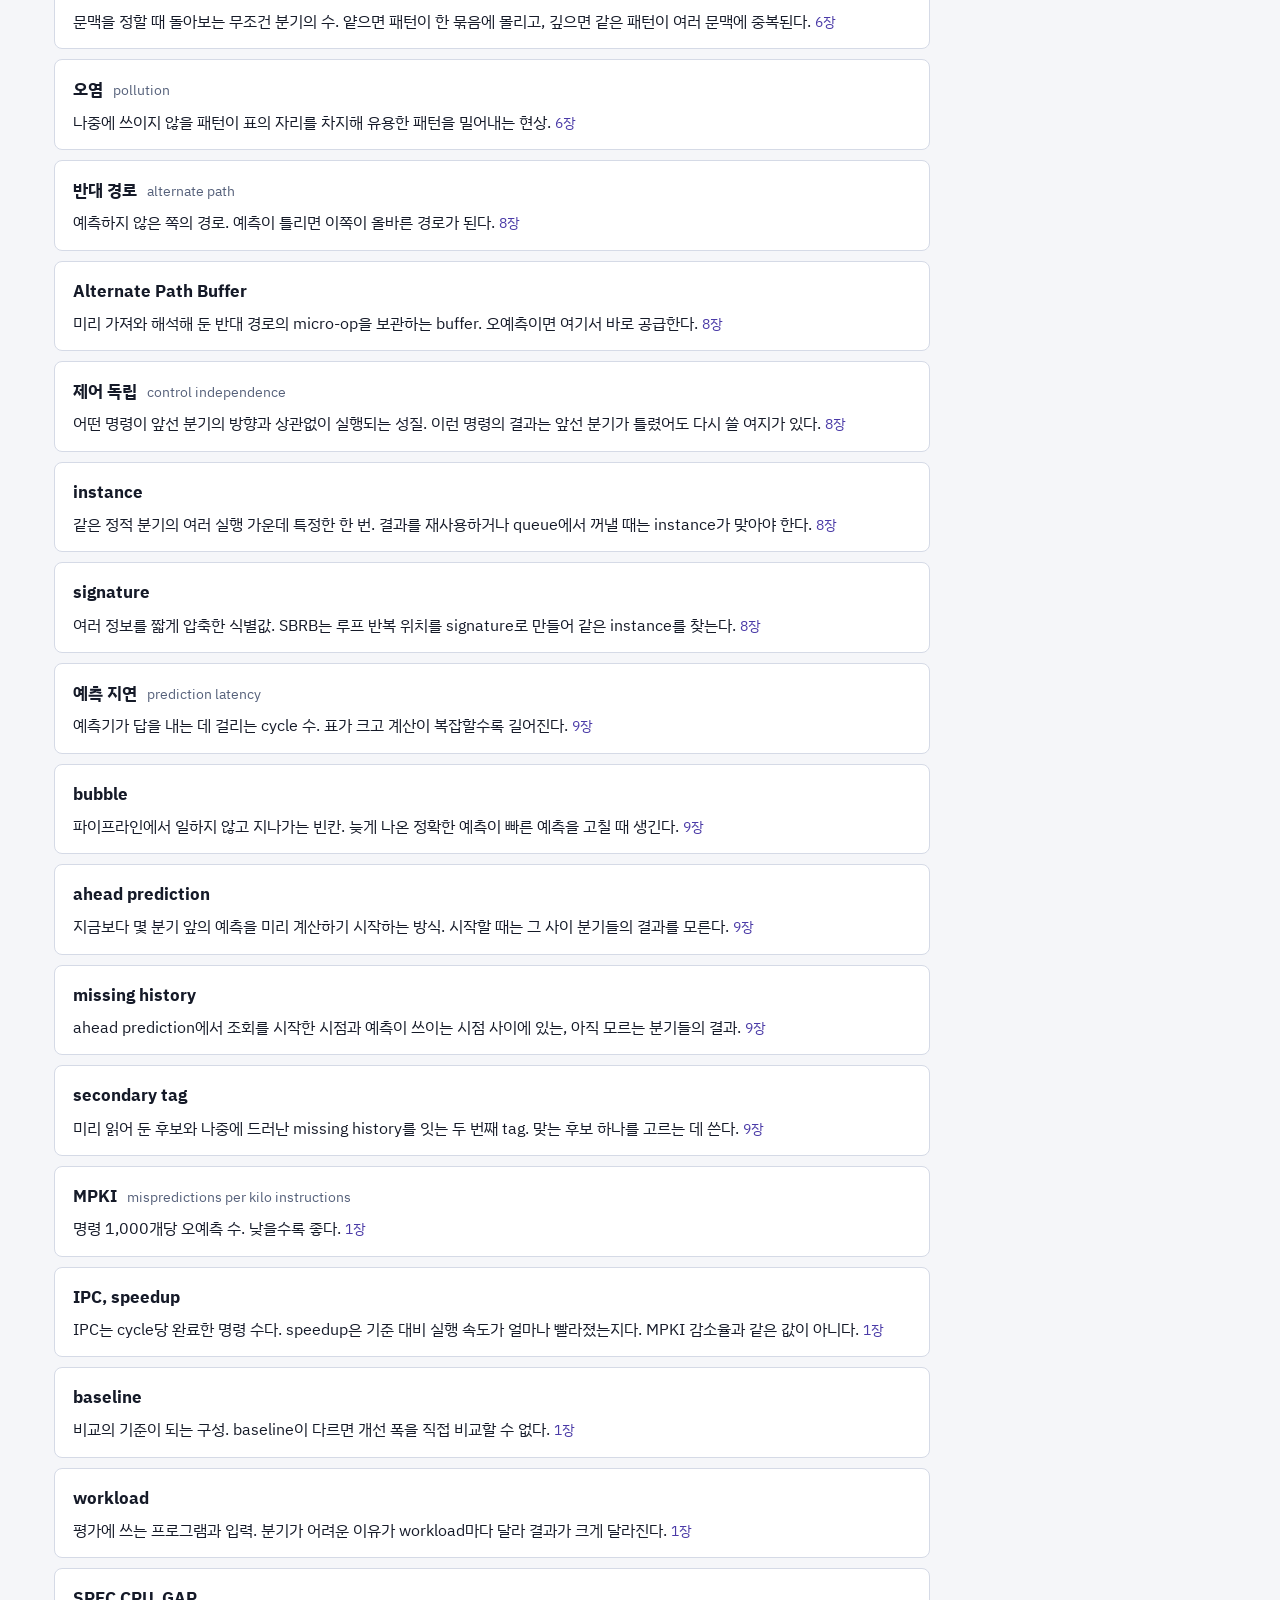
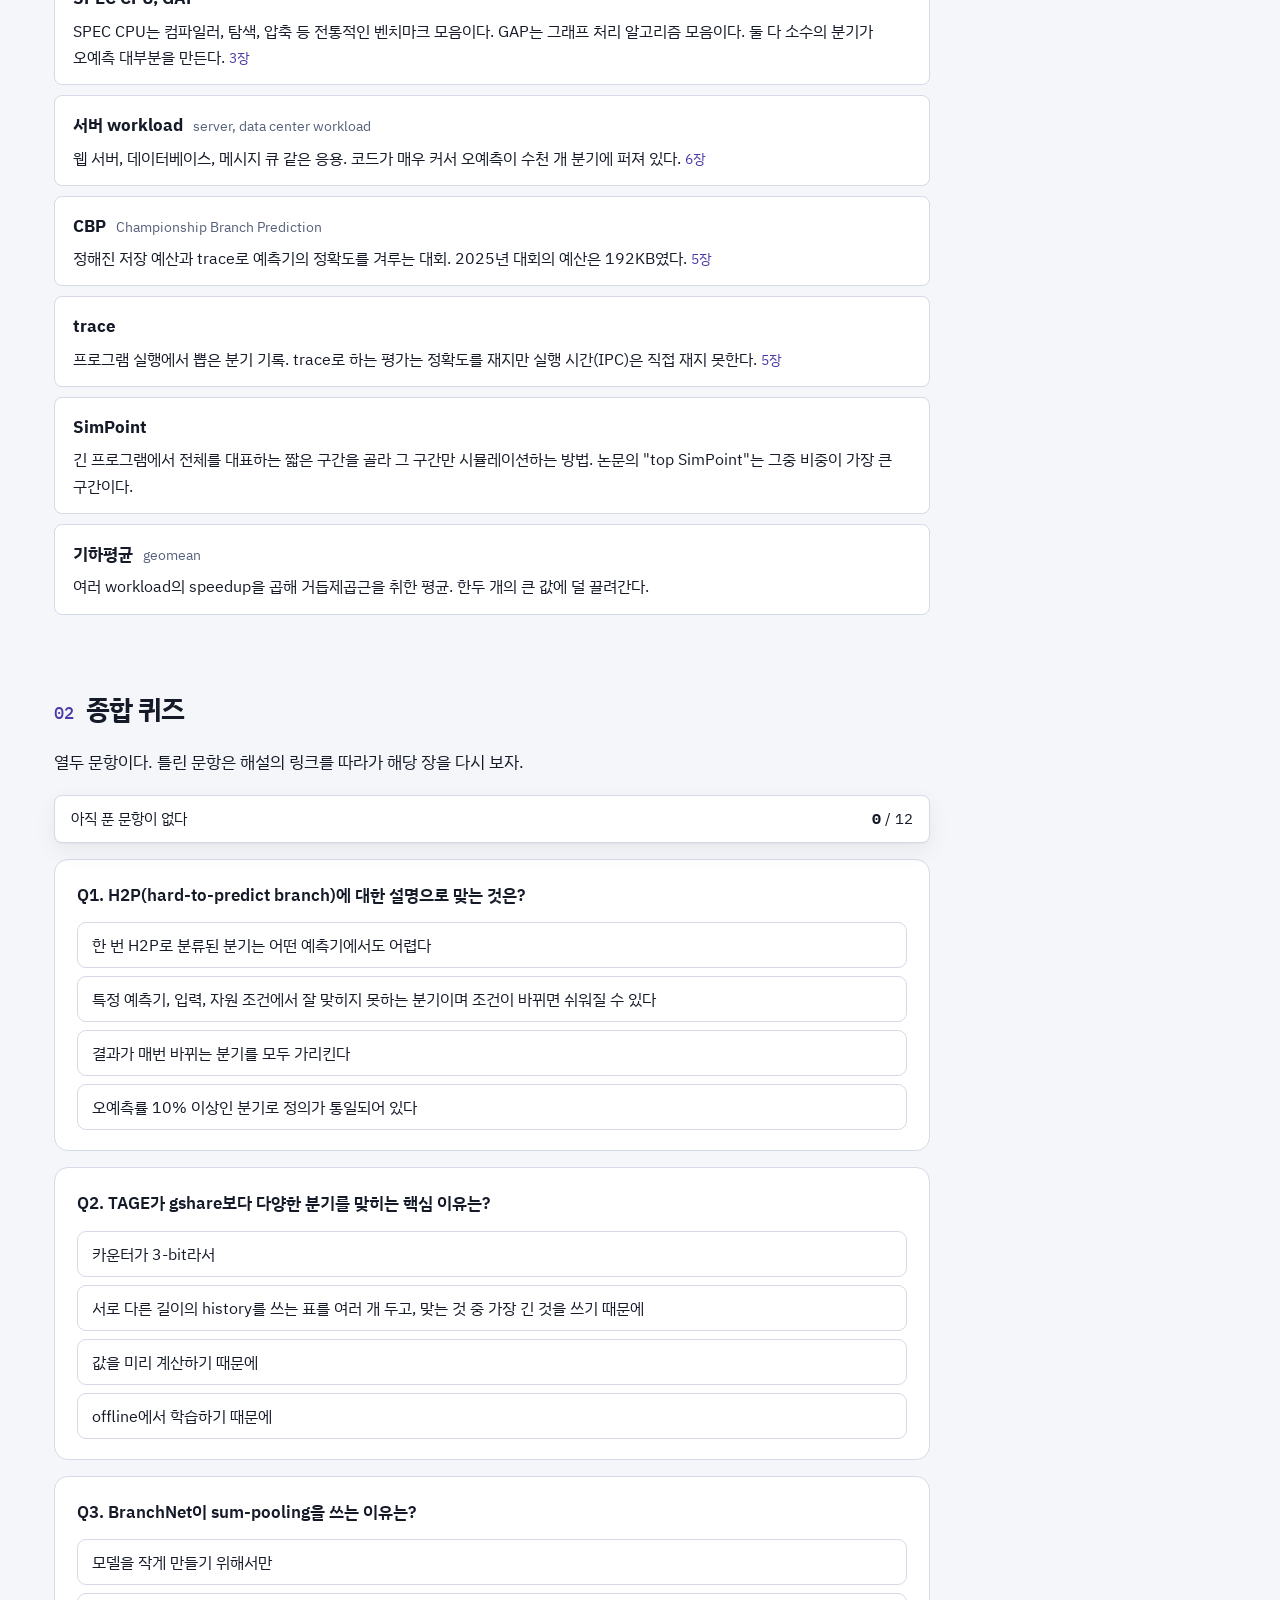
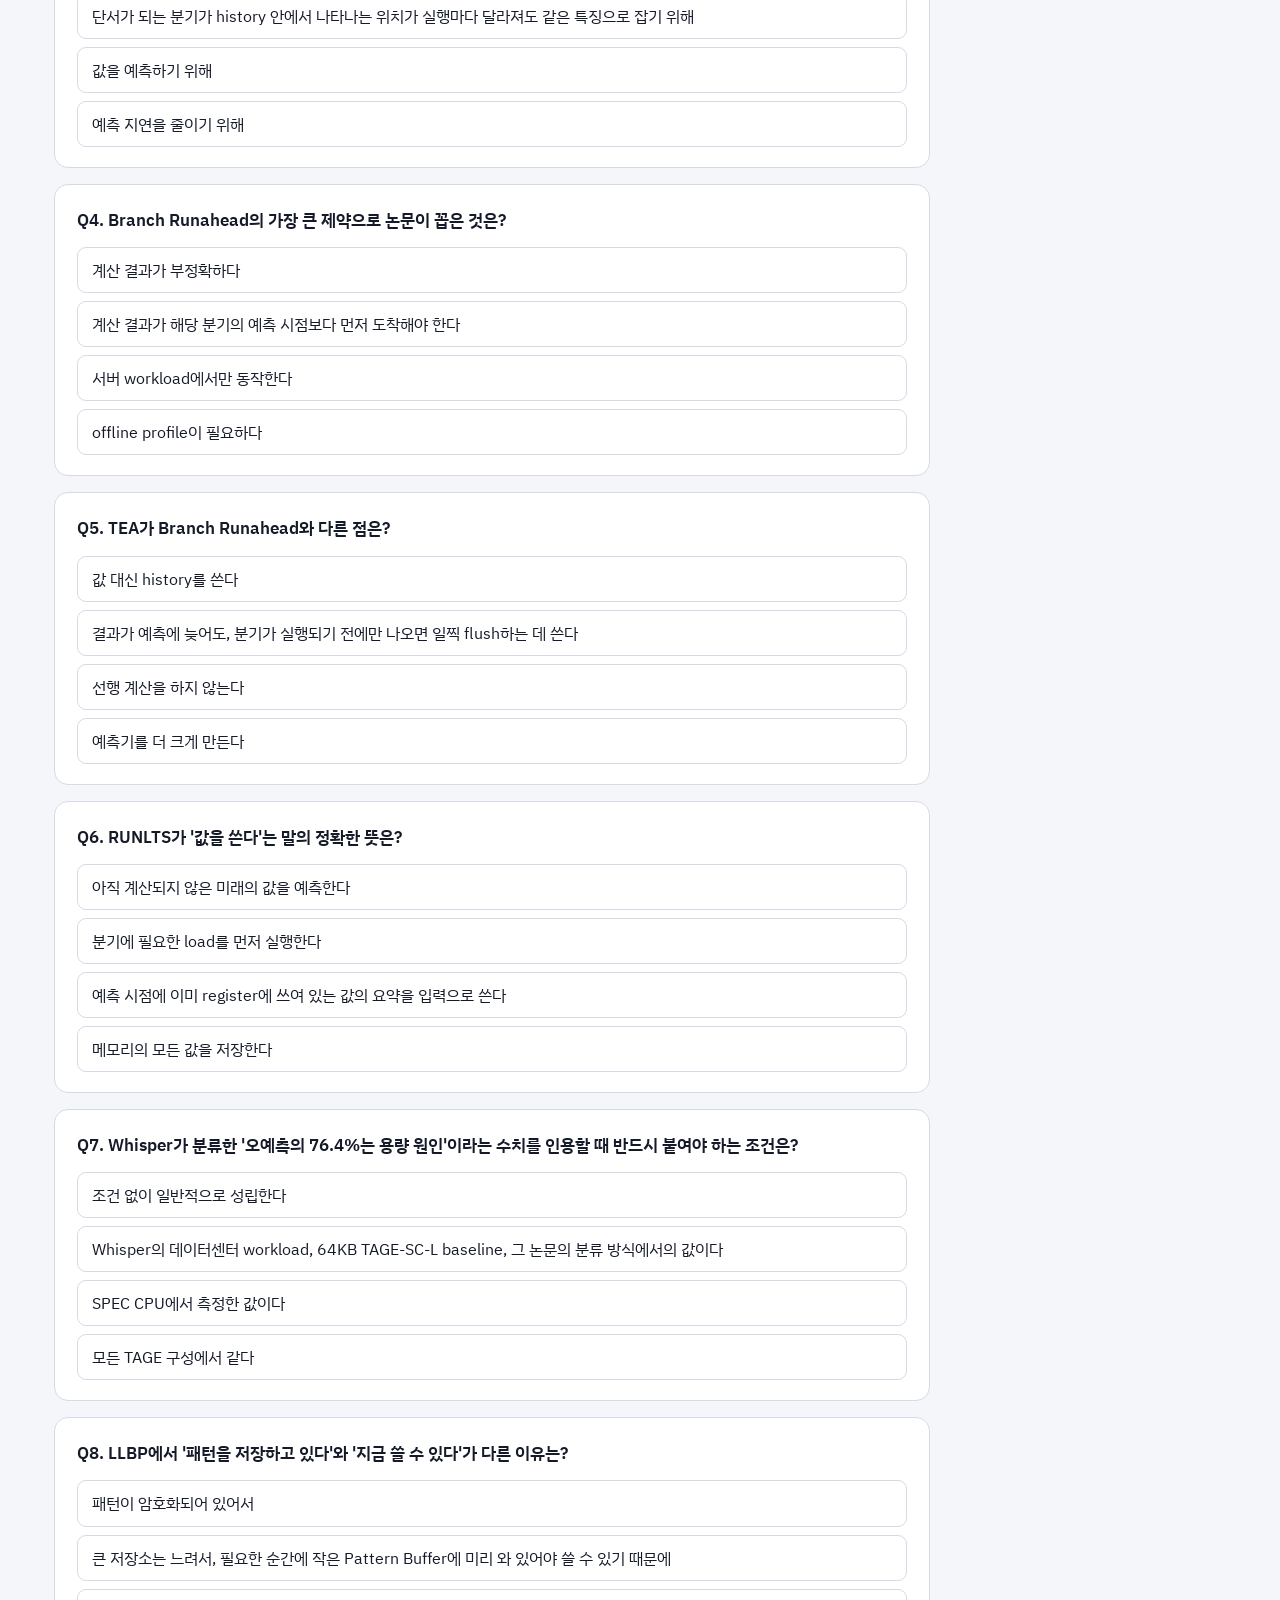
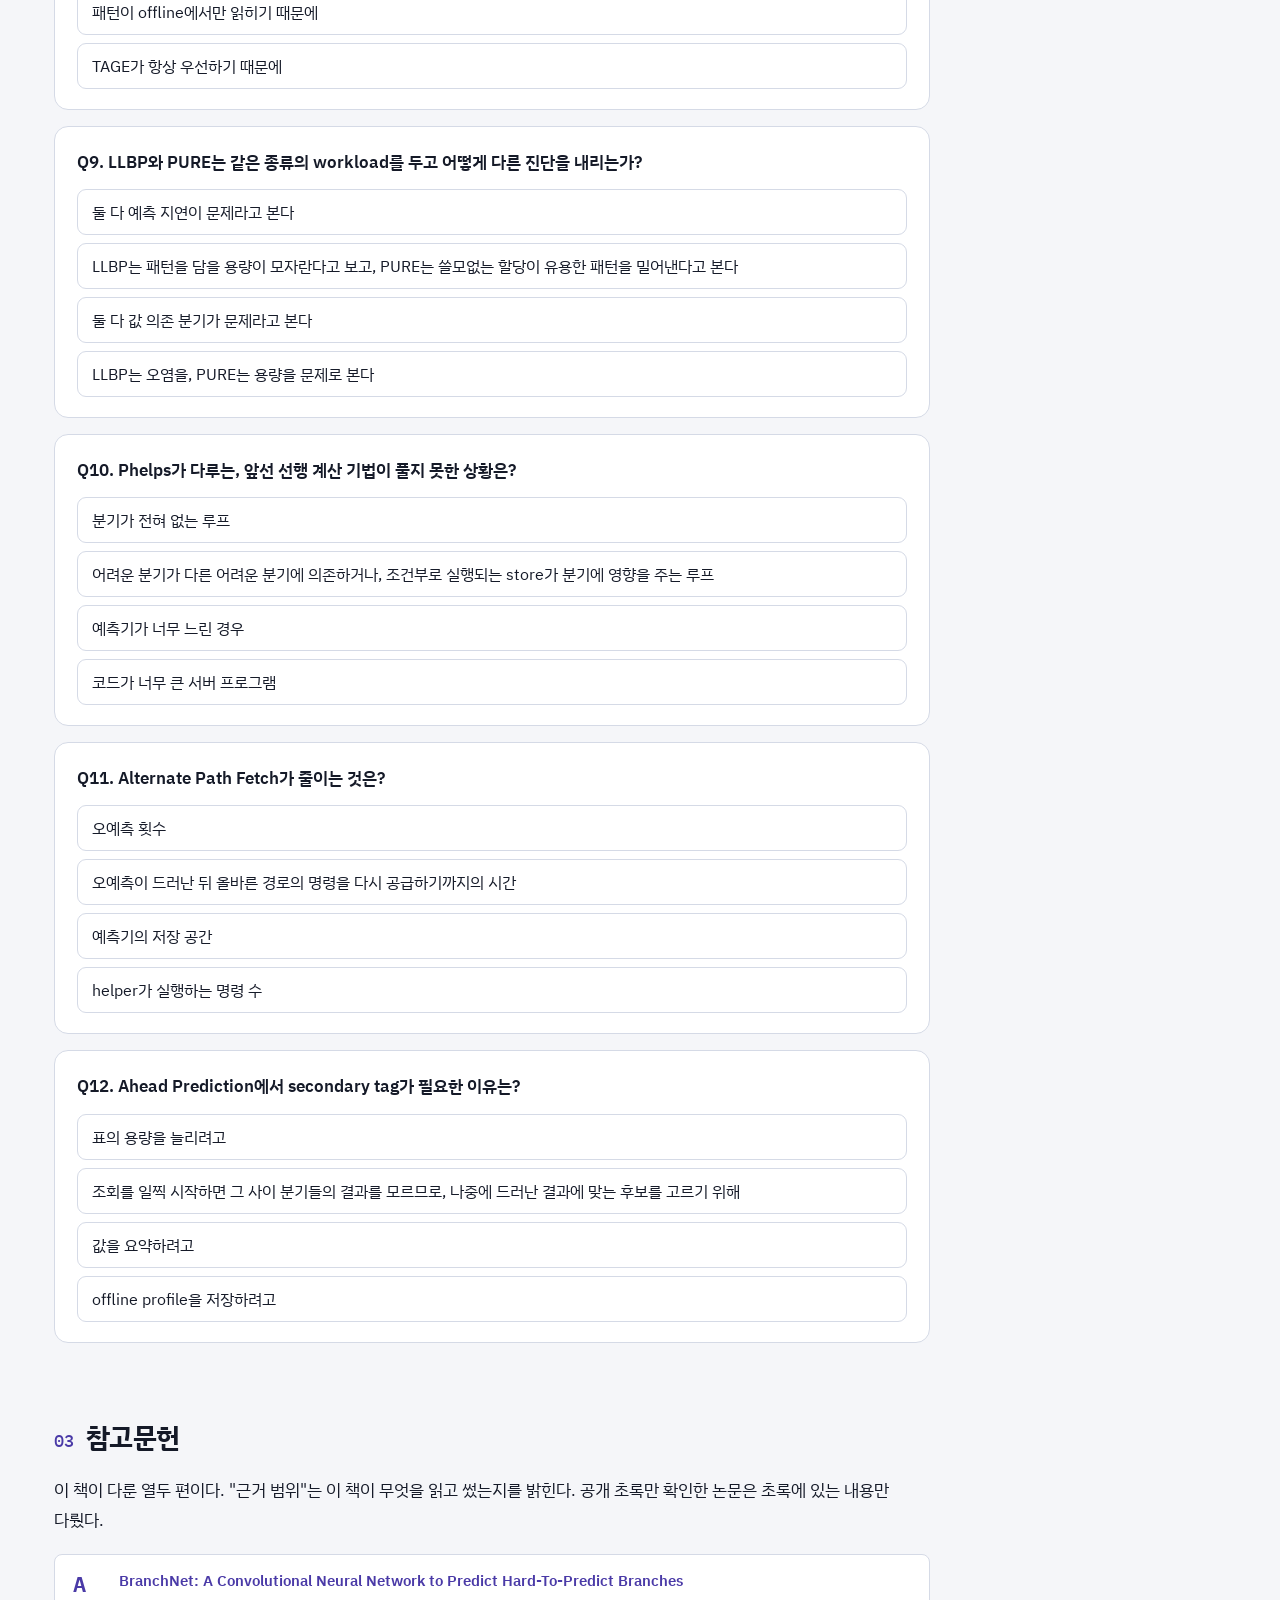
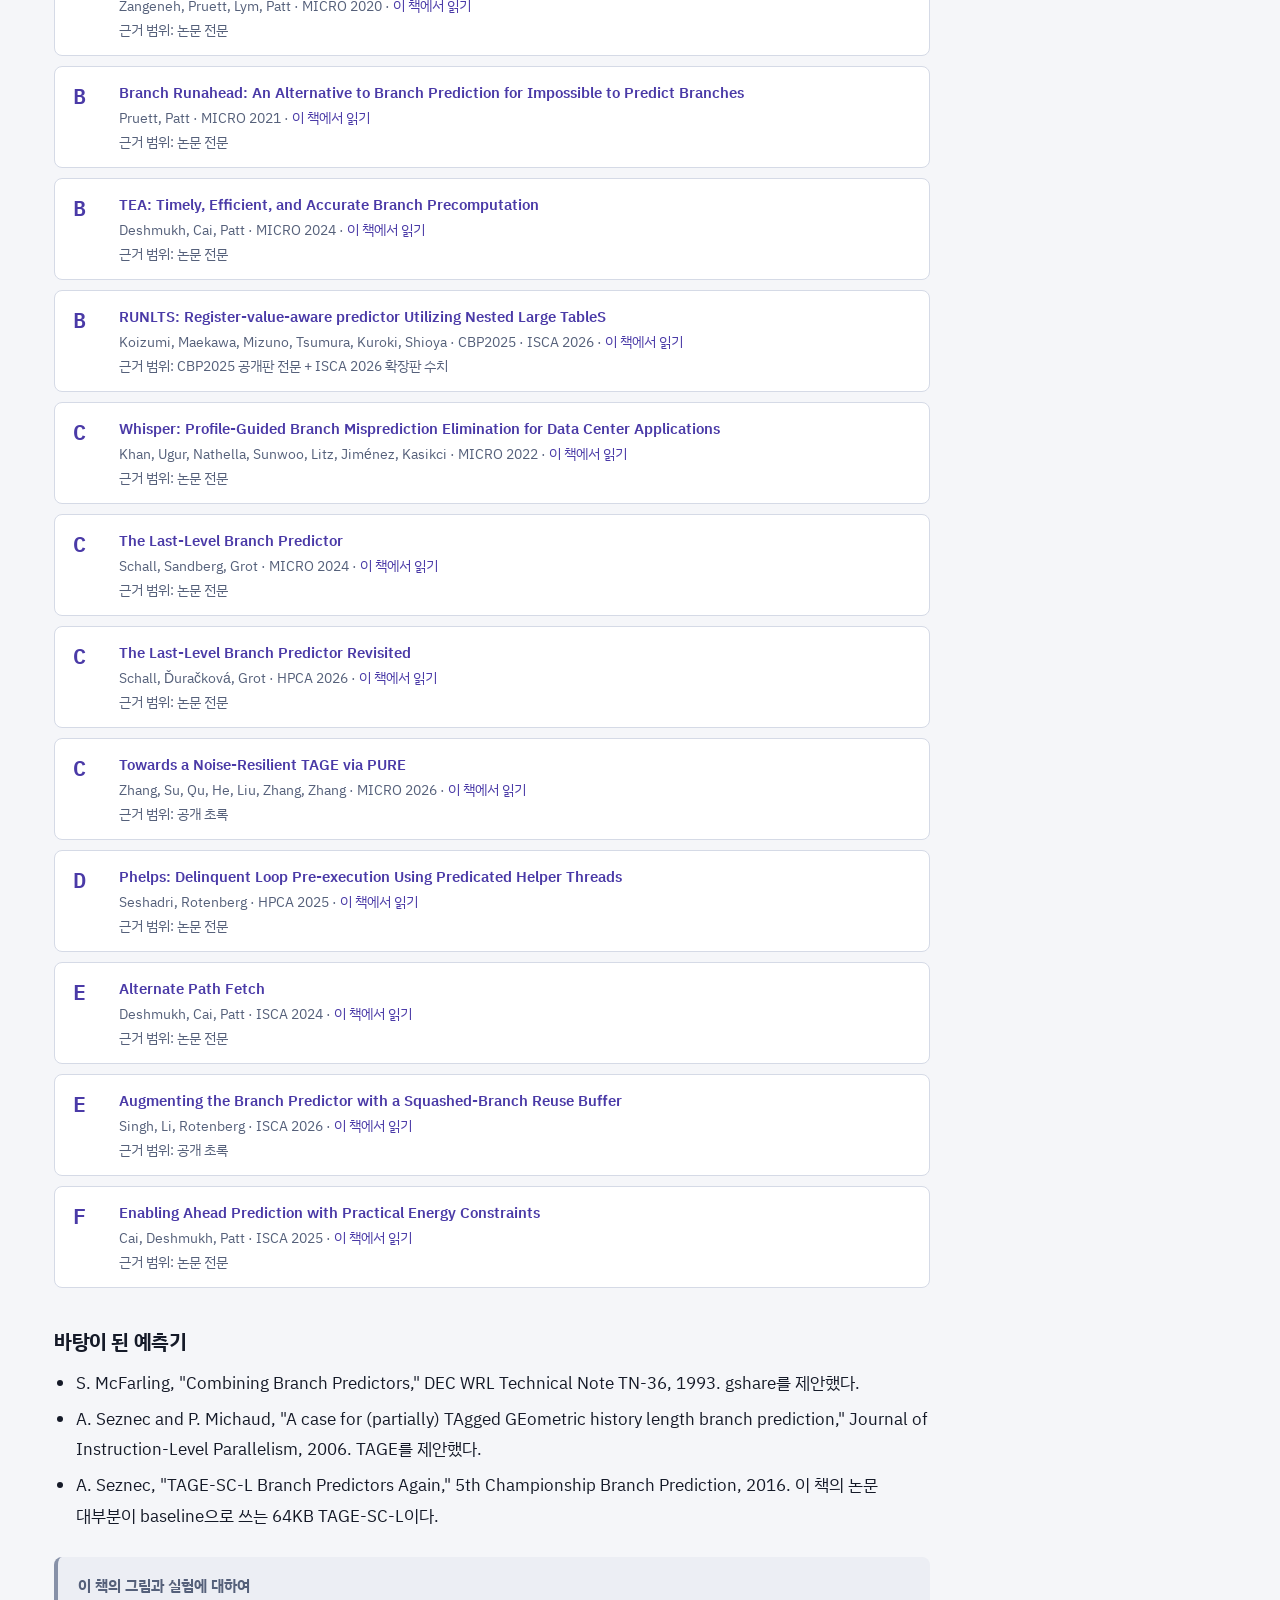
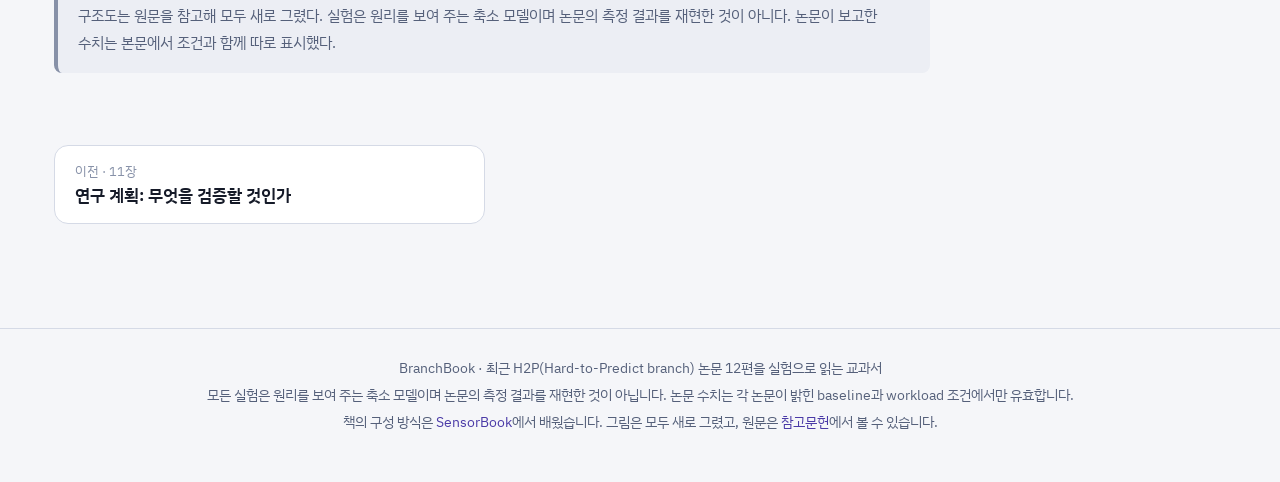
<file: chapters/glossary.html>
<!doctype html>
<html lang="ko">
<head>
<meta charset="utf-8">
<meta name="viewport" content="width=device-width, initial-scale=1">
<title>12장 · 용어집, 종합 퀴즈, 참고문헌 — BranchBook</title>
<meta name="description" content="H2P 분기예측 논문을 읽는 데 필요한 용어 70여 개, 전체 내용을 점검하는 종합 퀴즈, 열두 편의 원문 링크.">
<link rel="icon" href="../favicon.svg" type="image/svg+xml">
<link rel="stylesheet" href="../css/style.css">
<script src="../js/common.js"></script>
<script src="../js/papers.js"></script>
<style>
  .glossary-tools { display: grid; gap: 12px; margin-bottom: 20px; }
  .glossary-tools input[type="search"] { width: 100%; height: 44px; padding: 0 14px; border-radius: 10px; border: 1px solid var(--border); background: var(--elevated); color: var(--text); font: inherit; font-size: 16px; }
  .glossary-count { font-size: 13.5px; color: var(--text-dim); }
  dl.glossary { margin: 0; display: grid; gap: 10px; }
  .glossary-entry { background: var(--elevated); border: 1px solid var(--border); border-radius: var(--radius-small); padding: 14px 18px; }
  .glossary-entry[hidden] { display: none; }
  .glossary-entry dt { font-weight: 700; display: flex; flex-wrap: wrap; gap: 4px 10px; align-items: baseline; }
  .glossary-entry dt small { font-weight: 400; color: var(--text-dim); font-size: 13.5px; }
  .glossary-entry dd { margin: 4px 0 0; font-size: 15.5px; line-height: 1.7; }
  .glossary-entry dd a { white-space: nowrap; font-size: 13.5px; }
  .quiz-score { position: sticky; top: calc(var(--topbar-height) + 10px); z-index: 4; background: var(--elevated); border: 1px solid var(--border); border-radius: var(--radius-small); padding: 10px 16px; margin-bottom: 16px; font-size: 14.5px; display: flex; justify-content: space-between; gap: 12px; box-shadow: var(--shadow); }
  .quiz-score b { font-family: var(--mono); }
  ol.references { list-style: none; padding: 0 !important; display: grid; gap: 10px; }
  ol.references li { background: var(--elevated); border: 1px solid var(--border); border-radius: var(--radius-small); padding: 14px 18px; font-size: 15px; line-height: 1.6; margin: 0; display: grid; grid-template-columns: 34px 1fr; gap: 2px 12px; }
  ol.references .reference-category { grid-row: span 3; font-family: var(--mono); font-size: 22px; font-weight: 600; color: var(--accent); line-height: 1.3; }
  ol.references .reference-title { font-weight: 600; }
  ol.references .reference-meta { color: var(--text-dim); font-size: 14px; }
  ol.references .reference-scope { color: var(--text-dim); font-size: 13.5px; }
</style>
</head>
<body data-root="../" data-chapter="glossary">
<main class="chapter">
  <header class="chapter-hero">
    <p class="chapter-kicker"></p>
    <h1>용어집, 종합 퀴즈, 참고문헌</h1>
    <p class="lead">논문을 읽다 막히는 곳은 대개 용어다. 이 장에는 책 전체에 나온 용어를 모아 두었다. 끝까지 읽었다면 종합 퀴즈로 점검하고, 더 깊이 알고 싶은 논문은 원문으로 가자.</p>
  </header>

  <!-- ============================================================ 1 -->
  <section id="terms">
    <h2>용어집</h2>
    <div class="glossary-tools">
      <input type="search" id="glossary-filter" placeholder="용어 찾기 (예: prefetch, 문맥, MPKI)" aria-label="용어 찾기" autocomplete="off">
      <div class="segmented" id="glossary-group">
        <button data-value="all" class="on">전체</button><button data-value="기초">기초</button><button data-value="예측기">예측기</button><button data-value="H2P">H2P</button><button data-value="선행 계산">선행 계산</button><button data-value="상태">상태</button><button data-value="복구와 시간">복구와 시간</button><button data-value="평가">평가</button>
      </div>
      <div class="glossary-count" id="glossary-count" aria-live="polite"></div>
    </div>

    <dl class="glossary" id="glossary-list">
      <div class="glossary-entry" data-group="기초"><dt>조건부 분기 <small>conditional branch</small></dt><dd>조건이 참이면 다른 주소로 건너뛰고 거짓이면 다음 명령으로 가는 명령. 이 책에서 "분기"는 대부분 조건부 분기를 뜻한다. <a href="basics.html#why-predict">1장</a></dd></div>
      <div class="glossary-entry" data-group="기초"><dt>taken, not-taken <small>T, N</small></dt><dd>분기가 건너뛰면 taken, 그대로 다음 명령으로 가면 not-taken이다. 이 책의 그림에서 청록은 taken, 호박색은 not-taken이다. <a href="basics.html#why-predict">1장</a></dd></div>
      <div class="glossary-entry" data-group="기초"><dt>정적 분기, 동적 분기 <small>static branch, dynamic branch</small></dt><dd>정적 분기는 코드 속의 한 위치다. 동적 분기는 그 위치를 실제로 실행한 한 번이다. 같은 정적 분기가 실행마다 다른 결과를 낼 수 있다. <a href="h2p.html">3장</a></dd></div>
      <div class="glossary-entry" data-group="기초"><dt>PC <small>program counter</small></dt><dd>명령의 주소. 예측기는 분기의 PC로 "어느 분기인지"를 구별한다. <a href="history.html">2장</a></dd></div>
      <div class="glossary-entry" data-group="기초"><dt>fetch</dt><dd>다음에 실행할 명령을 메모리에서 가져오는 단계. 매 cycle 다음 주소가 필요하므로 분기의 방향을 여기서 예측한다. <a href="basics.html#why-predict">1장</a></dd></div>
      <div class="glossary-entry" data-group="기초"><dt>frontend</dt><dd>명령을 가져오고(fetch) 해석해(decode) 실행부에 공급하는 파이프라인 앞부분. <a href="recovery.html#apf">8장</a></dd></div>
      <div class="glossary-entry" data-group="기초"><dt>execute, resolve</dt><dd>execute는 명령을 실제로 계산하는 단계다. 분기가 execute되어 실제 방향이 드러나는 것을 resolve라고 한다. <a href="basics.html#penalty">1장</a></dd></div>
      <div class="glossary-entry" data-group="기초"><dt>오예측 <small>misprediction</small></dt><dd>예측한 방향과 실제 방향이 다른 것. resolve 시점에야 알 수 있다. <a href="basics.html#penalty">1장</a></dd></div>
      <div class="glossary-entry" data-group="기초"><dt>squash, flush</dt><dd>오예측이 드러났을 때 잘못된 경로에서 가져온 명령을 모두 취소하는 일. <a href="basics.html#penalty">1장</a></dd></div>
      <div class="glossary-entry" data-group="기초"><dt>refill</dt><dd>flush 뒤 올바른 경로의 명령으로 파이프라인을 다시 채우는 과정. 그동안 뒤쪽 단계는 비어 있다. <a href="recovery.html#apf">8장</a></dd></div>
      <div class="glossary-entry" data-group="기초"><dt>잘못된 경로 <small>wrong path</small></dt><dd>오예측한 분기 뒤에 가져와 실행하던 명령들. 결과는 버려지지만 cache와 예측기 상태에는 흔적을 남길 수 있다. <a href="recovery.html#sbrb">8장</a></dd></div>
      <div class="glossary-entry" data-group="기초"><dt>비순차 실행 <small>out-of-order execution, OoO</small></dt><dd>명령을 프로그램 순서가 아니라 준비된 순서대로 실행하는 방식. "8-wide"는 한 cycle에 최대 8개 명령을 처리하는 코어를 뜻한다.</dd></div>
      <div class="glossary-entry" data-group="기초"><dt>ROB <small>reorder buffer</small></dt><dd>실행 중인 명령을 프로그램 순서대로 보관하는 buffer. 크기가 클수록 한 번의 오예측으로 버려지는 명령도 많아질 수 있다.</dd></div>
      <div class="glossary-entry" data-group="기초"><dt>micro-op <small>μop</small></dt><dd>프로세서 내부에서 명령을 쪼갠 작은 연산 단위. dependence chain의 길이나 buffer의 용량을 이 단위로 센다.</dd></div>

      <div class="glossary-entry" data-group="예측기"><dt>포화 카운터 <small>saturating counter</small></dt><dd>taken이면 올리고 not-taken이면 내리되 양 끝에서 멈추는 작은 카운터. 2-bit가 기본이다. <a href="basics.html#counter">1장</a></dd></div>
      <div class="glossary-entry" data-group="예측기"><dt>bimodal</dt><dd>분기의 PC로 카운터 표를 찾는 가장 단순한 예측기. history를 쓰지 않는다. <a href="history.html">2장</a></dd></div>
      <div class="glossary-entry" data-group="예측기"><dt>history <small>branch history</small></dt><dd>앞서 실행한 분기들의 방향이나 경로 기록. 전역(global) history는 모든 분기의 기록을, 지역(local) history는 한 분기의 기록을 가리킨다. <a href="history.html">2장</a></dd></div>
      <div class="glossary-entry" data-group="예측기"><dt>gshare</dt><dd>전역 history와 PC를 XOR해서 카운터 표를 찾는 예측기. history 길이가 하나로 고정된다. <a href="history.html">2장</a></dd></div>
      <div class="glossary-entry" data-group="예측기"><dt>TAGE <small>TAgged GEometric history length</small></dt><dd>서로 다른 history 길이를 쓰는 여러 tag 표를 두고, tag가 맞는 표 가운데 가장 긴 history의 것을 쓰는 예측기. 지금의 표준이다. <a href="history.html">2장</a></dd></div>
      <div class="glossary-entry" data-group="예측기"><dt>tag</dt><dd>표의 entry가 지금 찾는 분기와 history의 것이 맞는지 확인하는 짧은 식별값. 서로 다른 패턴이 같은 자리를 쓰는 충돌을 걸러 낸다. <a href="history.html">2장</a></dd></div>
      <div class="glossary-entry" data-group="예측기"><dt>provider</dt><dd>TAGE에서 이번 예측을 실제로 내놓은 표의 entry. tag가 맞은 것 중 history가 가장 긴 것이다. <a href="history.html">2장</a></dd></div>
      <div class="glossary-entry" data-group="예측기"><dt>할당 <small>allocation</small></dt><dd>오예측했을 때 더 긴 history의 표에 새 entry를 만드는 일. 새 entry는 기존 entry를 밀어낸다. <a href="state.html#pure">6장</a></dd></div>
      <div class="glossary-entry" data-group="예측기"><dt>useful 카운터 <small>usefulness counter</small></dt><dd>entry가 실제로 예측에 도움이 되었는지를 기록하는 값. 0이어야 다른 패턴에게 자리를 내줄 수 있다. <a href="history.html">2장</a></dd></div>
      <div class="glossary-entry" data-group="예측기"><dt>TAGE-SC-L</dt><dd>TAGE에 statistical corrector(SC)와 loop predictor(L)를 더한 예측기. 64KB 구성이 이 책의 논문 대부분이 쓰는 baseline이다. <a href="history.html">2장</a></dd></div>
      <div class="glossary-entry" data-group="예측기"><dt>statistical corrector <small>SC</small></dt><dd>여러 단서에서 얻은 점수를 더해 TAGE의 예측을 뒤집을지 정하는 보정 구조. RUNLTS는 여기에 register 값의 점수를 더한다. <a href="value.html#runlts">5장</a></dd></div>
      <div class="glossary-entry" data-group="예측기"><dt>aliasing</dt><dd>서로 다른 분기나 패턴이 표의 같은 자리를 쓰게 되어 서로의 학습을 방해하는 현상. <a href="history.html">2장</a></dd></div>
      <div class="glossary-entry" data-group="예측기"><dt>confidence</dt><dd>예측기가 자기 예측을 얼마나 믿는지 나타내는 값. 카운터가 포화 상태에 가까울수록 높다. 틀릴 것 같은 분기를 고르는 데 쓴다. <a href="recovery.html#apf">8장</a></dd></div>
      <div class="glossary-entry" data-group="예측기"><dt>overriding 예측기 <small>overriding predictor</small></dt><dd>작고 빠른 예측기가 먼저 답하고, 크고 느린 예측기가 몇 cycle 뒤에 그 답을 고치는 구성. 고칠 때마다 가져온 명령 일부를 버린다. <a href="latency.html">9장</a></dd></div>
      <div class="glossary-entry" data-group="예측기"><dt>perceptron 예측기</dt><dd>history의 각 bit에 가중치를 두고 그 합의 부호로 방향을 정하는 예측기. 가중치 합 방식은 SC와 BranchNet의 바탕이 된다. <a href="correlation.html">4장</a></dd></div>

      <div class="glossary-entry" data-group="H2P"><dt>H2P <small>hard-to-predict branch</small></dt><dd>현재 예측기로 잘 맞히기 어려운 분기. 특정 예측기, 입력, 자원 조건에서의 판단이며 분기의 영구적인 속성이 아니다. <a href="h2p.html">3장</a></dd></div>
      <div class="glossary-entry" data-group="H2P"><dt>H2P table</dt><dd>분기 PC별로 오예측 횟수를 세어 어려운 분기를 골라내는 작은 표. 논문마다 크기와 판정 기준이 다르다. <a href="h2p.html">3장</a></dd></div>
      <div class="glossary-entry" data-group="H2P"><dt>coverage, wastage</dt><dd>coverage는 실제 오예측 가운데 미리 어렵다고 표시해 둔 분기에서 난 비율이다. wastage는 어렵다고 표시했지만 실제로는 맞힌 실행의 비율이다. <a href="h2p.html">3장</a></dd></div>
      <div class="glossary-entry" data-group="H2P"><dt>값 의존 분기 <small>data-dependent branch</small></dt><dd>방향이 방금 읽은 메모리 값이나 register 값에 달린 분기. 과거 방향만으로는 맞히기 어렵다. <a href="value.html">5장</a></dd></div>
      <div class="glossary-entry" data-group="H2P"><dt>delinquent branch, delinquent loop</dt><dd>오예측을 유난히 많이 내는 분기와, 그런 분기를 품은 루프. Phelps가 쓰는 표현이다. <a href="loop.html#phelps">7장</a></dd></div>
      <div class="glossary-entry" data-group="H2P"><dt>상관 <small>correlation</small></dt><dd>어떤 과거 정보(다른 분기의 방향, 값)가 이 분기의 방향을 알려 주는 관계. 예측기가 배우는 대상이다. <a href="correlation.html">4장</a></dd></div>
      <div class="glossary-entry" data-group="H2P"><dt>noise</dt><dd>관심 분기와 무관한 분기들이 history에 끼어들어 패턴을 흐리는 것. 전체 history를 그대로 외우는 예측기를 어렵게 한다. <a href="correlation.html#branchnet">4장</a></dd></div>
      <div class="glossary-entry" data-group="H2P"><dt>CNN, convolution, sum-pooling</dt><dd>CNN은 여러 위치에 나타나는 공통 특징을 학습하는 신경망이다. convolution은 작은 filter를 history 위로 밀며 특징을 찾고, sum-pooling은 구간 안의 반응을 더해 위치 차이를 없앤다. <a href="correlation.html#branchnet">4장</a></dd></div>
      <div class="glossary-entry" data-group="H2P"><dt>offline 학습 <small>offline training</small></dt><dd>프로그램을 미리 여러 입력으로 실행해 모은 기록으로 모델이나 규칙을 만드는 것. 실행 중 학습(online)보다 복잡한 방법을 쓸 수 있지만, 배운 관계가 새 입력에서도 유지되어야 한다. <a href="correlation.html#branchnet">4장</a></dd></div>

      <div class="glossary-entry" data-group="선행 계산"><dt>dependence chain</dt><dd>분기 결과를 만드는 데 필요한 명령들만 거슬러 올라가 이은 연결. backward slice라고도 한다. <a href="value.html#runahead">5장</a></dd></div>
      <div class="glossary-entry" data-group="선행 계산"><dt>선행 실행, 선행 계산 <small>pre-execution, precomputation</small></dt><dd>main 실행보다 앞서 분기에 필요한 계산만 먼저 수행해 결과를 얻는 것. 예측이 아니라 계산이다. <a href="value.html">5장</a></dd></div>
      <div class="glossary-entry" data-group="선행 계산"><dt>helper thread</dt><dd>선행 계산을 수행하는 보조 실행 흐름. 별도 엔진에서 돌 수도 있고 같은 코어의 자원을 main과 나눠 쓸 수도 있다. <a href="value.html#tea">5장</a></dd></div>
      <div class="glossary-entry" data-group="선행 계산"><dt>prediction queue</dt><dd>helper가 계산한 분기 결과를 main이 꺼내 쓸 때까지 보관하는 queue. 같은 분기의 몇 번째 실행인지가 맞아야 한다. <a href="value.html#runahead">5장</a></dd></div>
      <div class="glossary-entry" data-group="선행 계산"><dt>timeliness</dt><dd>결과가 쓸모 있는 시점 안에 도착하는 성질. 정확한 결과도 늦으면 쓸 수 없다. <a href="value.html#runahead">5장</a></dd></div>
      <div class="glossary-entry" data-group="선행 계산"><dt>조기 flush <small>early misprediction flush</small></dt><dd>선행 계산 결과가 예측과 다를 때, 분기가 실제로 실행되기를 기다리지 않고 바로 flush하는 것. TEA의 핵심이다. <a href="value.html#tea">5장</a></dd></div>
      <div class="glossary-entry" data-group="선행 계산"><dt>digest</dt><dd>64-bit 값을 몇 bit로 줄인 요약. RUNLTS는 register 값의 digest로 표를 찾는다. 값의 "모양"은 남지만 정확한 크기는 잃는다. <a href="value.html#runlts">5장</a></dd></div>
      <div class="glossary-entry" data-group="선행 계산"><dt>predication, predicate</dt><dd>분기로 건너뛰는 대신 조건값(predicate)으로 명령의 효과를 켜고 끄는 방식. Phelps는 helper 안에서 어려운 분기를 predicate로 바꾼다. <a href="loop.html#phelps">7장</a></dd></div>
      <div class="glossary-entry" data-group="선행 계산"><dt>조건부 store <small>guarded store</small></dt><dd>어떤 분기가 특정 방향일 때만 실행되는 store. 이 store가 뒤의 분기에 영향을 주면 helper도 그 조건을 지켜야 한다. <a href="loop.html#phelps">7장</a></dd></div>
      <div class="glossary-entry" data-group="선행 계산"><dt>lock-step</dt><dd>여러 queue가 루프의 반복 번호에 맞춰 함께 나아가는 것. 실행되지 않은 분기의 자리도 건너뛰어 정렬을 지킨다. <a href="loop.html#phelps">7장</a></dd></div>

      <div class="glossary-entry" data-group="상태"><dt>용량 <small>capacity</small></dt><dd>예측기가 담을 수 있는 패턴의 수. 서버 프로그램은 코드가 커서 필요한 패턴이 64KB 예측기의 용량을 넘는다. <a href="state.html">6장</a></dd></div>
      <div class="glossary-entry" data-group="상태"><dt>profile</dt><dd>프로그램을 미리 실행하며 모은 분기 기록. Whisper와 PURE는 이것을 분석해 실행 중 예측을 돕는다. <a href="state.html#whisper">6장</a></dd></div>
      <div class="glossary-entry" data-group="상태"><dt>hint</dt><dd>offline에서 찾은 예측 규칙을 실행 코드에 실어 보내는 추가 명령. 하드웨어가 실행 중에 읽어 평가한다. <a href="state.html#whisper">6장</a></dd></div>
      <div class="glossary-entry" data-group="상태"><dt>Boolean 식 <small>Boolean formula</small></dt><dd>입력 bit에 AND, OR 같은 논리 연산을 적용한 규칙. Whisper는 history의 hash에 이 식을 적용해 방향을 정한다. <a href="state.html#whisper">6장</a></dd></div>
      <div class="glossary-entry" data-group="상태"><dt>문맥 <small>context</small></dt><dd>지금 프로그램이 어디를 실행 중인지 나타내는 요약. LLBP는 최근 무조건 분기들의 주소로 문맥을 정하고, 문맥별로 패턴을 묶어 보관한다. <a href="state.html#llbp">6장</a></dd></div>
      <div class="glossary-entry" data-group="상태"><dt>pattern set, Pattern Buffer</dt><dd>pattern set은 한 문맥에 속한 패턴 묶음이다. Pattern Buffer는 곧 쓸 묶음 몇 개만 올려 두는 작은 구조로, 매 cycle 읽는다. <a href="state.html#llbp">6장</a></dd></div>
      <div class="glossary-entry" data-group="상태"><dt>prefetch</dt><dd>필요해지기 전에 미리 가져오는 것. LLBP는 다음 문맥의 pattern set을 큰 저장소에서 Pattern Buffer로 미리 옮긴다. <a href="state.html#llbp">6장</a></dd></div>
      <div class="glossary-entry" data-group="상태"><dt>문맥 깊이 <small>context depth, W</small></dt><dd>문맥을 정할 때 돌아보는 무조건 분기의 수. 얕으면 패턴이 한 묶음에 몰리고, 깊으면 같은 패턴이 여러 문맥에 중복된다. <a href="state.html#llbpx">6장</a></dd></div>
      <div class="glossary-entry" data-group="상태"><dt>오염 <small>pollution</small></dt><dd>나중에 쓰이지 않을 패턴이 표의 자리를 차지해 유용한 패턴을 밀어내는 현상. <a href="state.html#pure">6장</a></dd></div>

      <div class="glossary-entry" data-group="복구와 시간"><dt>반대 경로 <small>alternate path</small></dt><dd>예측하지 않은 쪽의 경로. 예측이 틀리면 이쪽이 올바른 경로가 된다. <a href="recovery.html#apf">8장</a></dd></div>
      <div class="glossary-entry" data-group="복구와 시간"><dt>Alternate Path Buffer</dt><dd>미리 가져와 해석해 둔 반대 경로의 micro-op을 보관하는 buffer. 오예측이면 여기서 바로 공급한다. <a href="recovery.html#apf">8장</a></dd></div>
      <div class="glossary-entry" data-group="복구와 시간"><dt>제어 독립 <small>control independence</small></dt><dd>어떤 명령이 앞선 분기의 방향과 상관없이 실행되는 성질. 이런 명령의 결과는 앞선 분기가 틀렸어도 다시 쓸 여지가 있다. <a href="recovery.html#sbrb">8장</a></dd></div>
      <div class="glossary-entry" data-group="복구와 시간"><dt>instance</dt><dd>같은 정적 분기의 여러 실행 가운데 특정한 한 번. 결과를 재사용하거나 queue에서 꺼낼 때는 instance가 맞아야 한다. <a href="recovery.html#sbrb">8장</a></dd></div>
      <div class="glossary-entry" data-group="복구와 시간"><dt>signature</dt><dd>여러 정보를 짧게 압축한 식별값. SBRB는 루프 반복 위치를 signature로 만들어 같은 instance를 찾는다. <a href="recovery.html#sbrb">8장</a></dd></div>
      <div class="glossary-entry" data-group="복구와 시간"><dt>예측 지연 <small>prediction latency</small></dt><dd>예측기가 답을 내는 데 걸리는 cycle 수. 표가 크고 계산이 복잡할수록 길어진다. <a href="latency.html">9장</a></dd></div>
      <div class="glossary-entry" data-group="복구와 시간"><dt>bubble</dt><dd>파이프라인에서 일하지 않고 지나가는 빈칸. 늦게 나온 정확한 예측이 빠른 예측을 고칠 때 생긴다. <a href="latency.html">9장</a></dd></div>
      <div class="glossary-entry" data-group="복구와 시간"><dt>ahead prediction</dt><dd>지금보다 몇 분기 앞의 예측을 미리 계산하기 시작하는 방식. 시작할 때는 그 사이 분기들의 결과를 모른다. <a href="latency.html#ahead">9장</a></dd></div>
      <div class="glossary-entry" data-group="복구와 시간"><dt>missing history</dt><dd>ahead prediction에서 조회를 시작한 시점과 예측이 쓰이는 시점 사이에 있는, 아직 모르는 분기들의 결과. <a href="latency.html#ahead">9장</a></dd></div>
      <div class="glossary-entry" data-group="복구와 시간"><dt>secondary tag</dt><dd>미리 읽어 둔 후보와 나중에 드러난 missing history를 잇는 두 번째 tag. 맞는 후보 하나를 고르는 데 쓴다. <a href="latency.html#ahead">9장</a></dd></div>

      <div class="glossary-entry" data-group="평가"><dt>MPKI <small>mispredictions per kilo instructions</small></dt><dd>명령 1,000개당 오예측 수. 낮을수록 좋다. <a href="basics.html#metrics">1장</a></dd></div>
      <div class="glossary-entry" data-group="평가"><dt>IPC, speedup</dt><dd>IPC는 cycle당 완료한 명령 수다. speedup은 기준 대비 실행 속도가 얼마나 빨라졌는지다. MPKI 감소율과 같은 값이 아니다. <a href="basics.html#metrics">1장</a></dd></div>
      <div class="glossary-entry" data-group="평가"><dt>baseline</dt><dd>비교의 기준이 되는 구성. baseline이 다르면 개선 폭을 직접 비교할 수 없다. <a href="basics.html#reading-results">1장</a></dd></div>
      <div class="glossary-entry" data-group="평가"><dt>workload</dt><dd>평가에 쓰는 프로그램과 입력. 분기가 어려운 이유가 workload마다 달라 결과가 크게 달라진다. <a href="basics.html#reading-results">1장</a></dd></div>
      <div class="glossary-entry" data-group="평가"><dt>SPEC CPU, GAP</dt><dd>SPEC CPU는 컴파일러, 탐색, 압축 등 전통적인 벤치마크 모음이다. GAP는 그래프 처리 알고리즘 모음이다. 둘 다 소수의 분기가 오예측 대부분을 만든다. <a href="h2p.html">3장</a></dd></div>
      <div class="glossary-entry" data-group="평가"><dt>서버 workload <small>server, data center workload</small></dt><dd>웹 서버, 데이터베이스, 메시지 큐 같은 응용. 코드가 매우 커서 오예측이 수천 개 분기에 퍼져 있다. <a href="state.html">6장</a></dd></div>
      <div class="glossary-entry" data-group="평가"><dt>CBP <small>Championship Branch Prediction</small></dt><dd>정해진 저장 예산과 trace로 예측기의 정확도를 겨루는 대회. 2025년 대회의 예산은 192KB였다. <a href="value.html#runlts">5장</a></dd></div>
      <div class="glossary-entry" data-group="평가"><dt>trace</dt><dd>프로그램 실행에서 뽑은 분기 기록. trace로 하는 평가는 정확도를 재지만 실행 시간(IPC)은 직접 재지 못한다. <a href="value.html#runlts">5장</a></dd></div>
      <div class="glossary-entry" data-group="평가"><dt>SimPoint</dt><dd>긴 프로그램에서 전체를 대표하는 짧은 구간을 골라 그 구간만 시뮬레이션하는 방법. 논문의 "top SimPoint"는 그중 비중이 가장 큰 구간이다.</dd></div>
      <div class="glossary-entry" data-group="평가"><dt>기하평균 <small>geomean</small></dt><dd>여러 workload의 speedup을 곱해 거듭제곱근을 취한 평균. 한두 개의 큰 값에 덜 끌려간다.</dd></div>
    </dl>
  </section>

  <!-- ============================================================ 2 -->
  <section id="final-quiz">
    <h2>종합 퀴즈</h2>
    <p>열두 문항이다. 틀린 문항은 해설의 링크를 따라가 해당 장을 다시 보자.</p>
    <div class="quiz-score" id="quiz-score" aria-live="polite"><span>아직 푼 문항이 없다</span><span><b>0</b> / 12</span></div>
    <div class="quiz" id="final-quiz-list"></div>
  </section>

  <!-- ============================================================ 3 -->
  <section id="references">
    <h2>참고문헌</h2>
    <p>이 책이 다룬 열두 편이다. "근거 범위"는 이 책이 무엇을 읽고 썼는지를 밝힌다. 공개 초록만 확인한 논문은 초록에 있는 내용만 다뤘다.</p>
    <ol class="references" id="reference-list"></ol>
    <h3>바탕이 된 예측기</h3>
    <ul>
      <li>S. McFarling, "Combining Branch Predictors," DEC WRL Technical Note TN-36, 1993. gshare를 제안했다.</li>
      <li>A. Seznec and P. Michaud, "A case for (partially) TAgged GEometric history length branch prediction," Journal of Instruction-Level Parallelism, 2006. TAGE를 제안했다.</li>
      <li>A. Seznec, "TAGE-SC-L Branch Predictors Again," 5th Championship Branch Prediction, 2016. 이 책의 논문 대부분이 baseline으로 쓰는 64KB TAGE-SC-L이다.</li>
    </ul>
    <div class="callout evidence">
      <strong>이 책의 그림과 실험에 대하여</strong>
      <p>구조도는 원문을 참고해 모두 새로 그렸다. 실험은 원리를 보여 주는 축소 모델이며 논문의 측정 결과를 재현한 것이 아니다. 논문이 보고한 수치는 본문에서 조건과 함께 따로 표시했다.</p>
    </div>
  </section>
</main>

<script>
(function () {
  "use strict";

  /* ============================================================ 용어 찾기 */
  (function setupGlossaryFilter() {
    const entries = Array.from(document.querySelectorAll(".glossary-entry"));
    const filterInput = document.getElementById("glossary-filter");
    function refresh() {
      const query = filterInput.value.trim().toLowerCase();
      const group = groupControl.value;
      let visibleCount = 0;
      entries.forEach((entry) => {
        const matchesGroup = group === "all" || entry.dataset.group === group;
        const matchesQuery = query === "" || entry.textContent.toLowerCase().includes(query);
        const isVisible = matchesGroup && matchesQuery;
        entry.hidden = !isVisible;
        if (isVisible) visibleCount++;
      });
      const countText = visibleCount === 0
        ? "맞는 용어가 없다. 다른 낱말이나 영어 표기로 찾아보자."
        : "용어 " + visibleCount + "개";
      BranchBook.setContent("glossary-count", countText);
    }
    const groupControl = BranchBook.bindSegmented("glossary-group", refresh);
    filterInput.addEventListener("input", refresh);
    refresh();
  })();

  /* ============================================================ 종합 퀴즈 */
  (function setupFinalQuiz() {
    const questions = [
      {
        question: "H2P(hard-to-predict branch)에 대한 설명으로 맞는 것은?",
        options: ["한 번 H2P로 분류된 분기는 어떤 예측기에서도 어렵다", "특정 예측기, 입력, 자원 조건에서 잘 맞히지 못하는 분기이며 조건이 바뀌면 쉬워질 수 있다", "결과가 매번 바뀌는 분기를 모두 가리킨다", "오예측률 10% 이상인 분기로 정의가 통일되어 있다"],
        answerIndex: 1,
        explanation: "H2P는 분기의 영구적인 속성이 아니다. 논문마다 판정 기준도 다르다. <a href='h2p.html'>3장</a>",
      },
      {
        question: "TAGE가 gshare보다 다양한 분기를 맞히는 핵심 이유는?",
        options: ["카운터가 3-bit라서", "서로 다른 길이의 history를 쓰는 표를 여러 개 두고, 맞는 것 중 가장 긴 것을 쓰기 때문에", "값을 미리 계산하기 때문에", "offline에서 학습하기 때문에"],
        answerIndex: 1,
        explanation: "분기마다 필요한 history 길이가 다르다. TAGE는 여러 길이를 동시에 시도한다. <a href='history.html'>2장</a>",
      },
      {
        question: "BranchNet이 sum-pooling을 쓰는 이유는?",
        options: ["모델을 작게 만들기 위해서만", "단서가 되는 분기가 history 안에서 나타나는 위치가 실행마다 달라져도 같은 특징으로 잡기 위해", "값을 예측하기 위해", "예측 지연을 줄이기 위해"],
        answerIndex: 1,
        explanation: "사이에 끼는 무관한 분기의 수가 달라지면 단서의 위치가 흔들린다. 구간 안의 반응을 더하면 위치 차이가 사라진다. <a href='correlation.html#branchnet'>4장</a>",
      },
      {
        question: "Branch Runahead의 가장 큰 제약으로 논문이 꼽은 것은?",
        options: ["계산 결과가 부정확하다", "계산 결과가 해당 분기의 예측 시점보다 먼저 도착해야 한다", "서버 workload에서만 동작한다", "offline profile이 필요하다"],
        answerIndex: 1,
        explanation: "timeliness가 병목이다. 엔진이 만든 예측의 약 40%만 제때 나온다고 보고했다. <a href='value.html#runahead'>5장</a>",
      },
      {
        question: "TEA가 Branch Runahead와 다른 점은?",
        options: ["값 대신 history를 쓴다", "결과가 예측에 늦어도, 분기가 실행되기 전에만 나오면 일찍 flush하는 데 쓴다", "선행 계산을 하지 않는다", "예측기를 더 크게 만든다"],
        answerIndex: 1,
        explanation: "기한을 '예측 전'에서 '실행 전'으로 늦췄다. 이미 낭비한 시간은 못 돌리지만 남은 낭비를 막는다. <a href='value.html#tea'>5장</a>",
      },
      {
        question: "RUNLTS가 '값을 쓴다'는 말의 정확한 뜻은?",
        options: ["아직 계산되지 않은 미래의 값을 예측한다", "분기에 필요한 load를 먼저 실행한다", "예측 시점에 이미 register에 쓰여 있는 값의 요약을 입력으로 쓴다", "메모리의 모든 값을 저장한다"],
        answerIndex: 2,
        explanation: "예측할 때 준비된 digest만 읽는다. 미래의 값을 아는 것이 아니다. <a href='value.html#runlts'>5장</a>",
      },
      {
        question: "Whisper가 분류한 '오예측의 76.4%는 용량 원인'이라는 수치를 인용할 때 반드시 붙여야 하는 조건은?",
        options: ["조건 없이 일반적으로 성립한다", "Whisper의 데이터센터 workload, 64KB TAGE-SC-L baseline, 그 논문의 분류 방식에서의 값이다", "SPEC CPU에서 측정한 값이다", "모든 TAGE 구성에서 같다"],
        answerIndex: 1,
        explanation: "workload와 baseline, 분류 방법이 바뀌면 이 비율도 바뀐다. <a href='state.html#whisper'>6장</a>",
      },
      {
        question: "LLBP에서 '패턴을 저장하고 있다'와 '지금 쓸 수 있다'가 다른 이유는?",
        options: ["패턴이 암호화되어 있어서", "큰 저장소는 느려서, 필요한 순간에 작은 Pattern Buffer에 미리 와 있어야 쓸 수 있기 때문에", "패턴이 offline에서만 읽히기 때문에", "TAGE가 항상 우선하기 때문에"],
        answerIndex: 1,
        explanation: "매 cycle 읽는 것은 작은 buffer뿐이다. 다음 문맥의 묶음을 미리 가져오지 못하면 용량의 이득이 사라진다. <a href='state.html#llbp'>6장</a>",
      },
      {
        question: "LLBP와 PURE는 같은 종류의 workload를 두고 어떻게 다른 진단을 내리는가?",
        options: ["둘 다 예측 지연이 문제라고 본다", "LLBP는 패턴을 담을 용량이 모자란다고 보고, PURE는 쓸모없는 할당이 유용한 패턴을 밀어낸다고 본다", "둘 다 값 의존 분기가 문제라고 본다", "LLBP는 오염을, PURE는 용량을 문제로 본다"],
        answerIndex: 1,
        explanation: "LLBP 계열은 저장 공간을 늘리고 PURE는 들어오는 패턴을 거른다. PURE는 공개 초록 범위에서만 확인된다. <a href='state.html#pure'>6장</a>",
      },
      {
        question: "Phelps가 다루는, 앞선 선행 계산 기법이 풀지 못한 상황은?",
        options: ["분기가 전혀 없는 루프", "어려운 분기가 다른 어려운 분기에 의존하거나, 조건부로 실행되는 store가 분기에 영향을 주는 루프", "예측기가 너무 느린 경우", "코드가 너무 큰 서버 프로그램"],
        answerIndex: 1,
        explanation: "helper가 안쪽 분기를 다시 예측하면 병목이 helper로 옮겨 갈 뿐이다. Phelps는 분기를 조건값으로 바꿔 계산한다. <a href='loop.html#phelps'>7장</a>",
      },
      {
        question: "Alternate Path Fetch가 줄이는 것은?",
        options: ["오예측 횟수", "오예측이 드러난 뒤 올바른 경로의 명령을 다시 공급하기까지의 시간", "예측기의 저장 공간", "helper가 실행하는 명령 수"],
        answerIndex: 1,
        explanation: "방향 정확도는 그대로다. 반대 경로를 미리 가져와 해석해 두었다가 틀리면 바로 공급한다. <a href='recovery.html#apf'>8장</a>",
      },
      {
        question: "Ahead Prediction에서 secondary tag가 필요한 이유는?",
        options: ["표의 용량을 늘리려고", "조회를 일찍 시작하면 그 사이 분기들의 결과를 모르므로, 나중에 드러난 결과에 맞는 후보를 고르기 위해", "값을 요약하려고", "offline profile을 저장하려고"],
        answerIndex: 1,
        explanation: "모든 조합을 다 읽으면 에너지가 크게 든다. 실제로 나타나는 조합이 적다는 관찰을 이용해 후보에 두 번째 tag를 붙인다. <a href='latency.html#ahead'>9장</a>",
      },
    ];
    const quizContainer = document.getElementById("final-quiz-list");
    const scoreElement = document.getElementById("quiz-score");
    let answeredCount = 0;
    let correctCount = 0;
    BranchBook.renderQuiz(quizContainer, questions);
    quizContainer.addEventListener("quizanswered", (quizEvent) => {
      answeredCount++;
      if (quizEvent.detail.isCorrect) correctCount++;
      const remainingCount = questions.length - answeredCount;
      const message = remainingCount === 0 ? "다 풀었다" : remainingCount + "문항 남았다";
      scoreElement.innerHTML = "<span>" + message + "</span><span>맞힌 문항 <b>" + correctCount + "</b> / " + questions.length + "</span>";
    });
  })();

  /* ============================================================ 참고문헌: 논문 자료에서 만든다 */
  (function buildReferences() {
    const listElement = document.getElementById("reference-list");
    listElement.innerHTML = BranchBook.papers.map((paper) =>
      "<li>" +
      '<span class="reference-category">' + paper.category + "</span>" +
      '<span class="reference-title"><a href="' + paper.url + '" rel="noopener">' + paper.title + "</a></span>" +
      '<span class="reference-meta">' + paper.authors + " · " + paper.venue + ' · <a href="' + paper.chapter + ".html#" + paper.anchor + '">이 책에서 읽기</a></span>' +
      '<span class="reference-scope">근거 범위: ' + paper.evidence + "</span>" +
      "</li>"
    ).join("");
  })();
})();
</script>
</body>
</html>
</file>
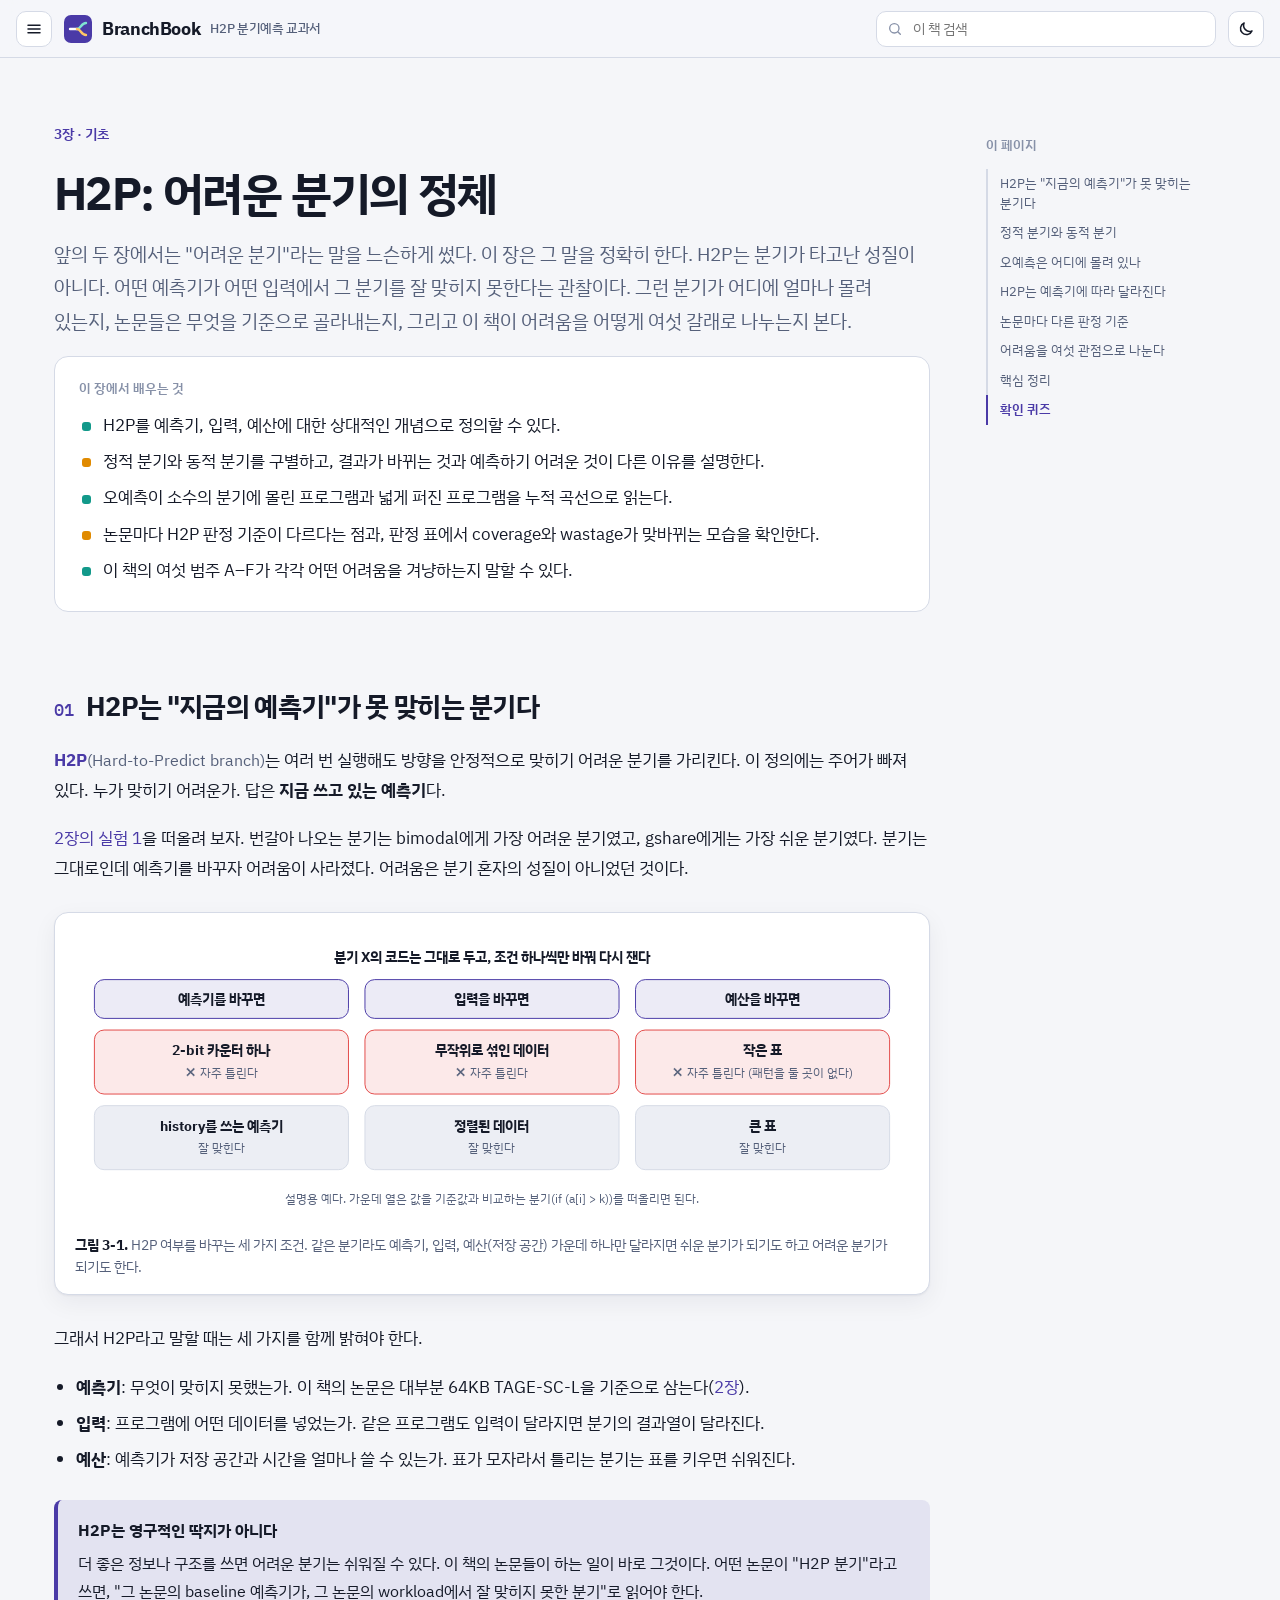
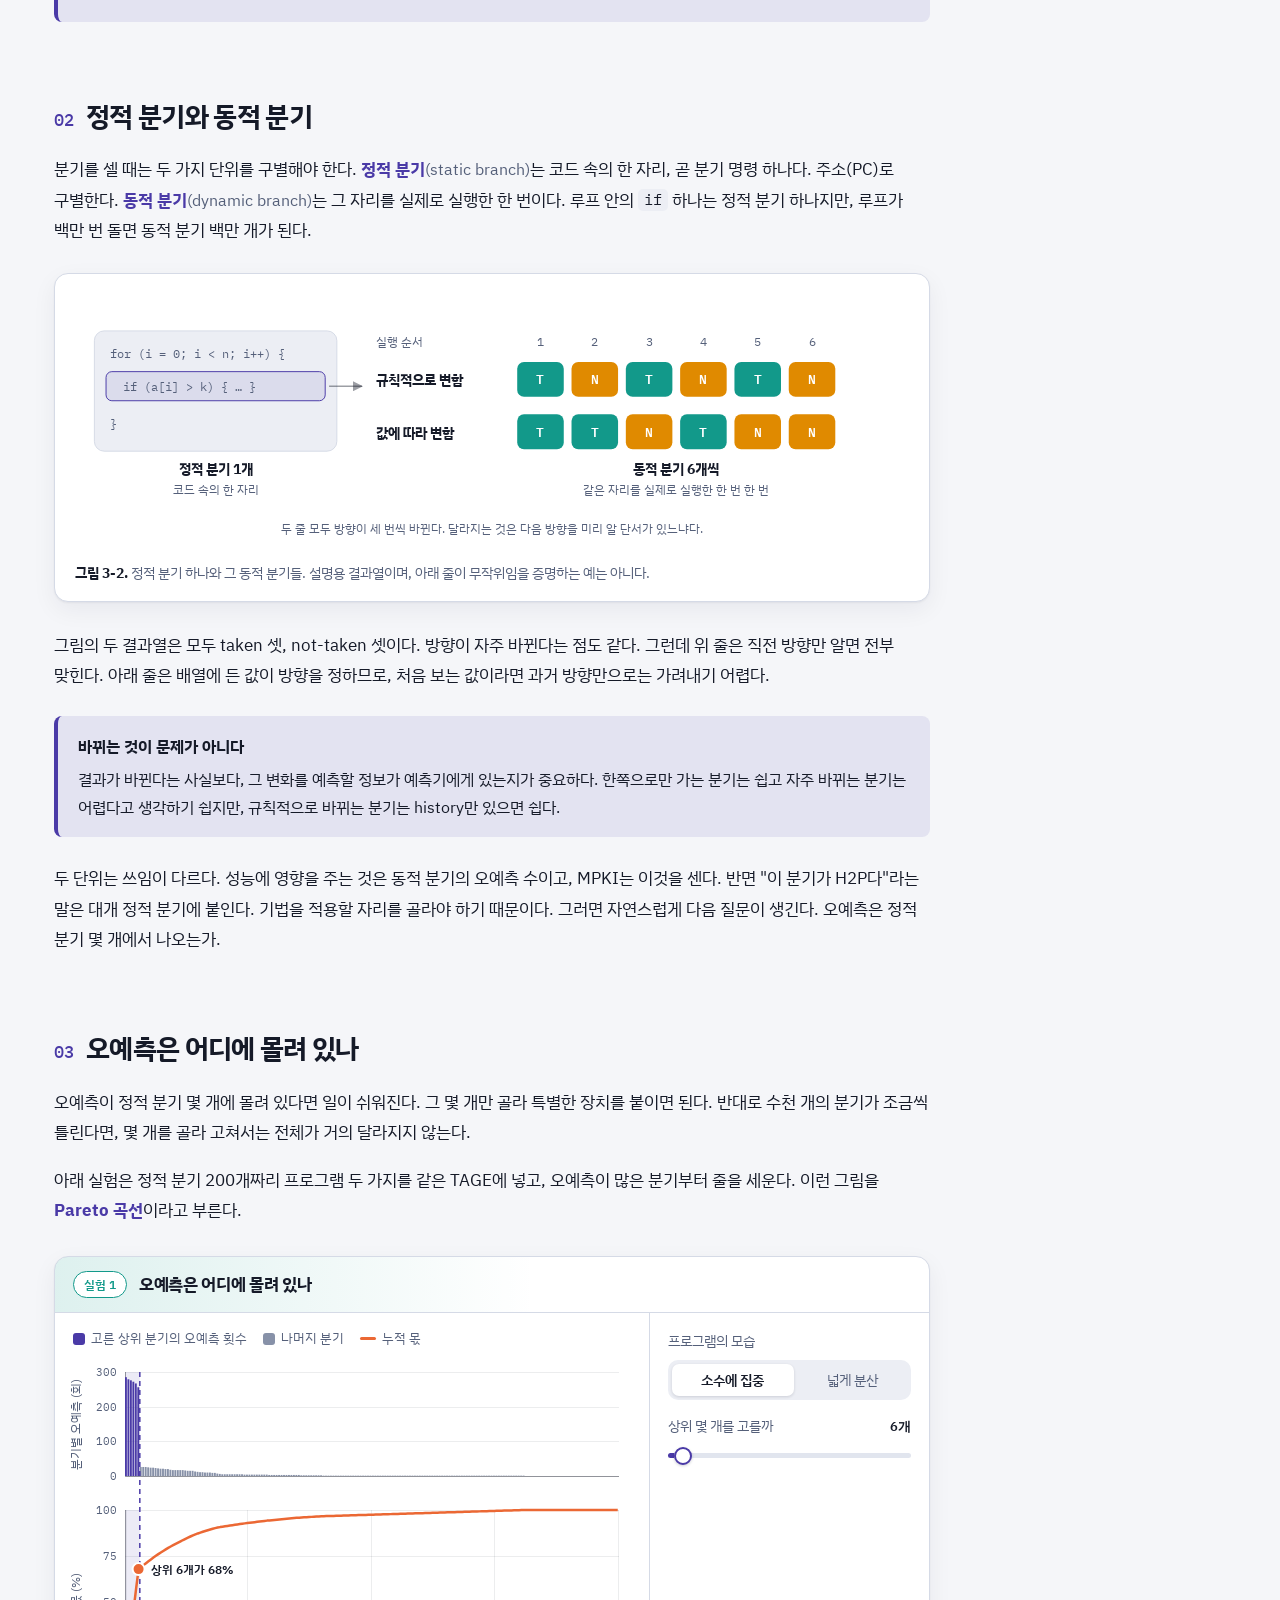
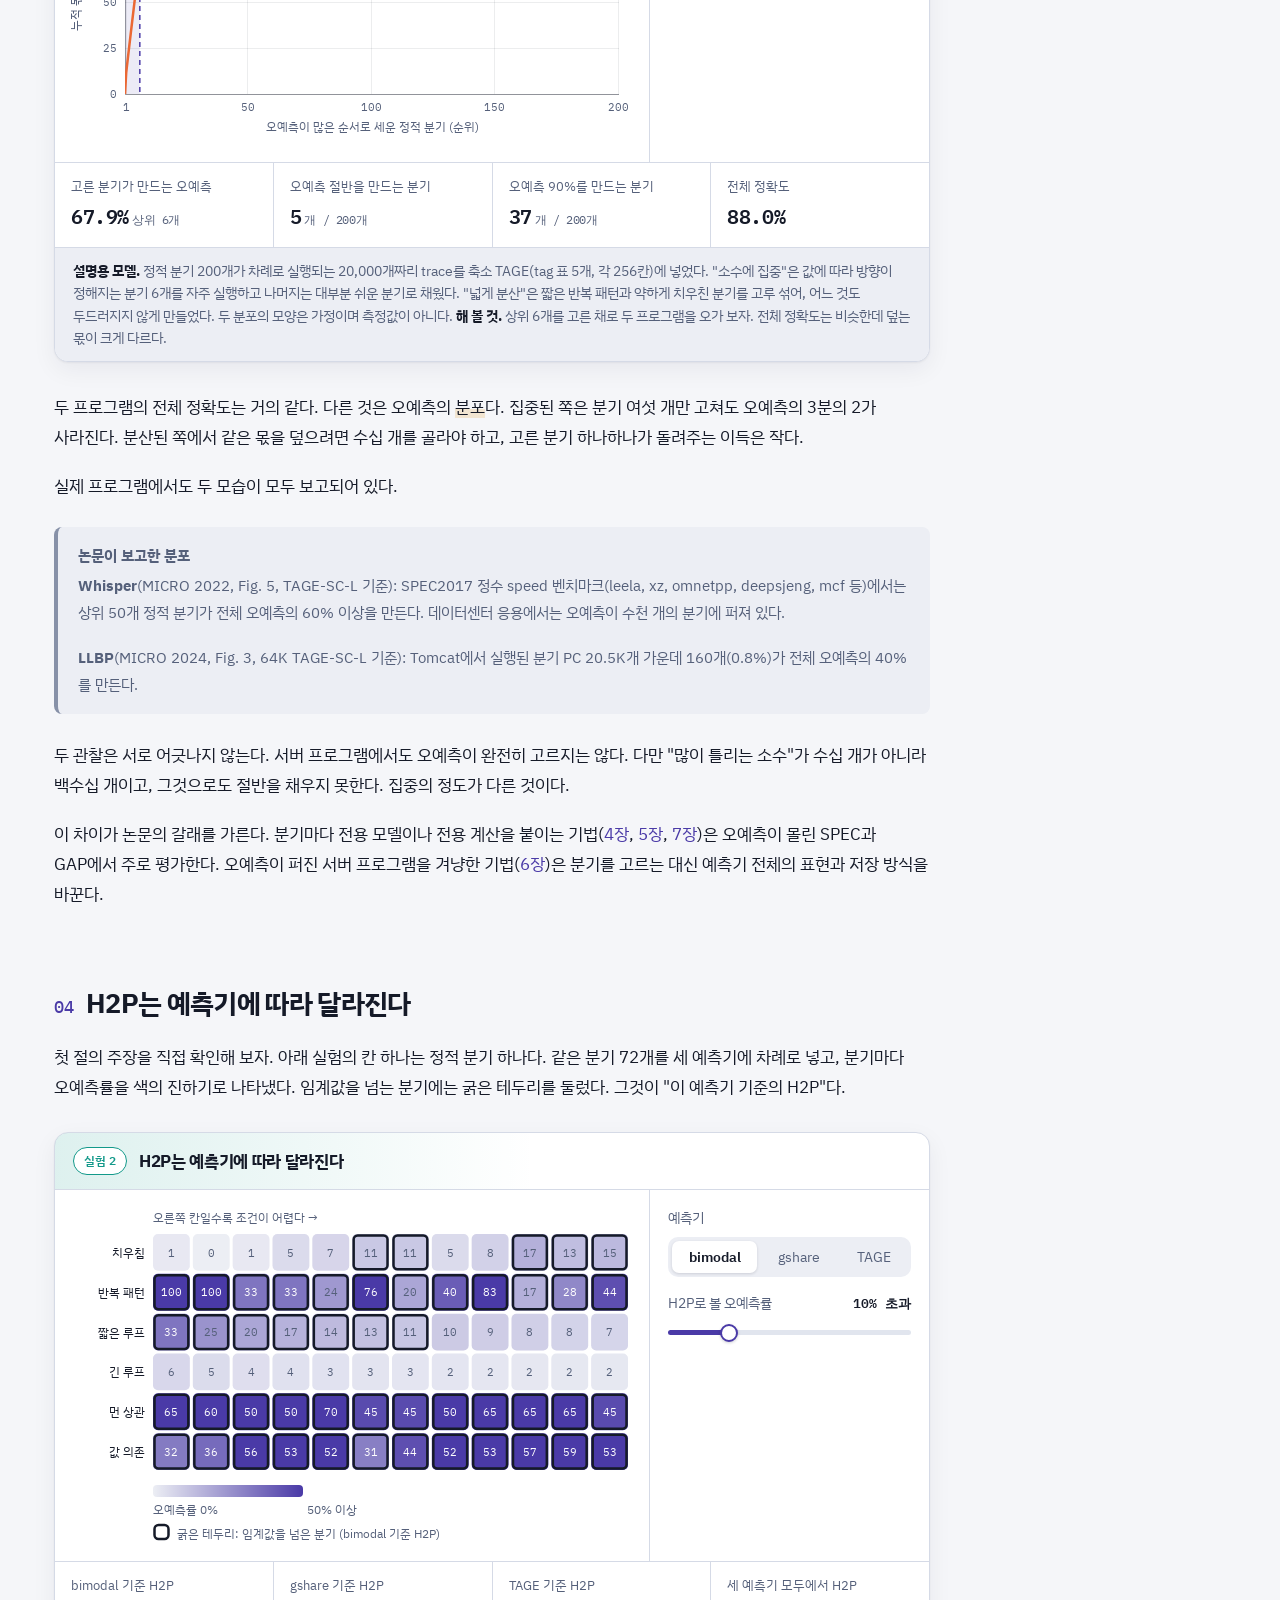
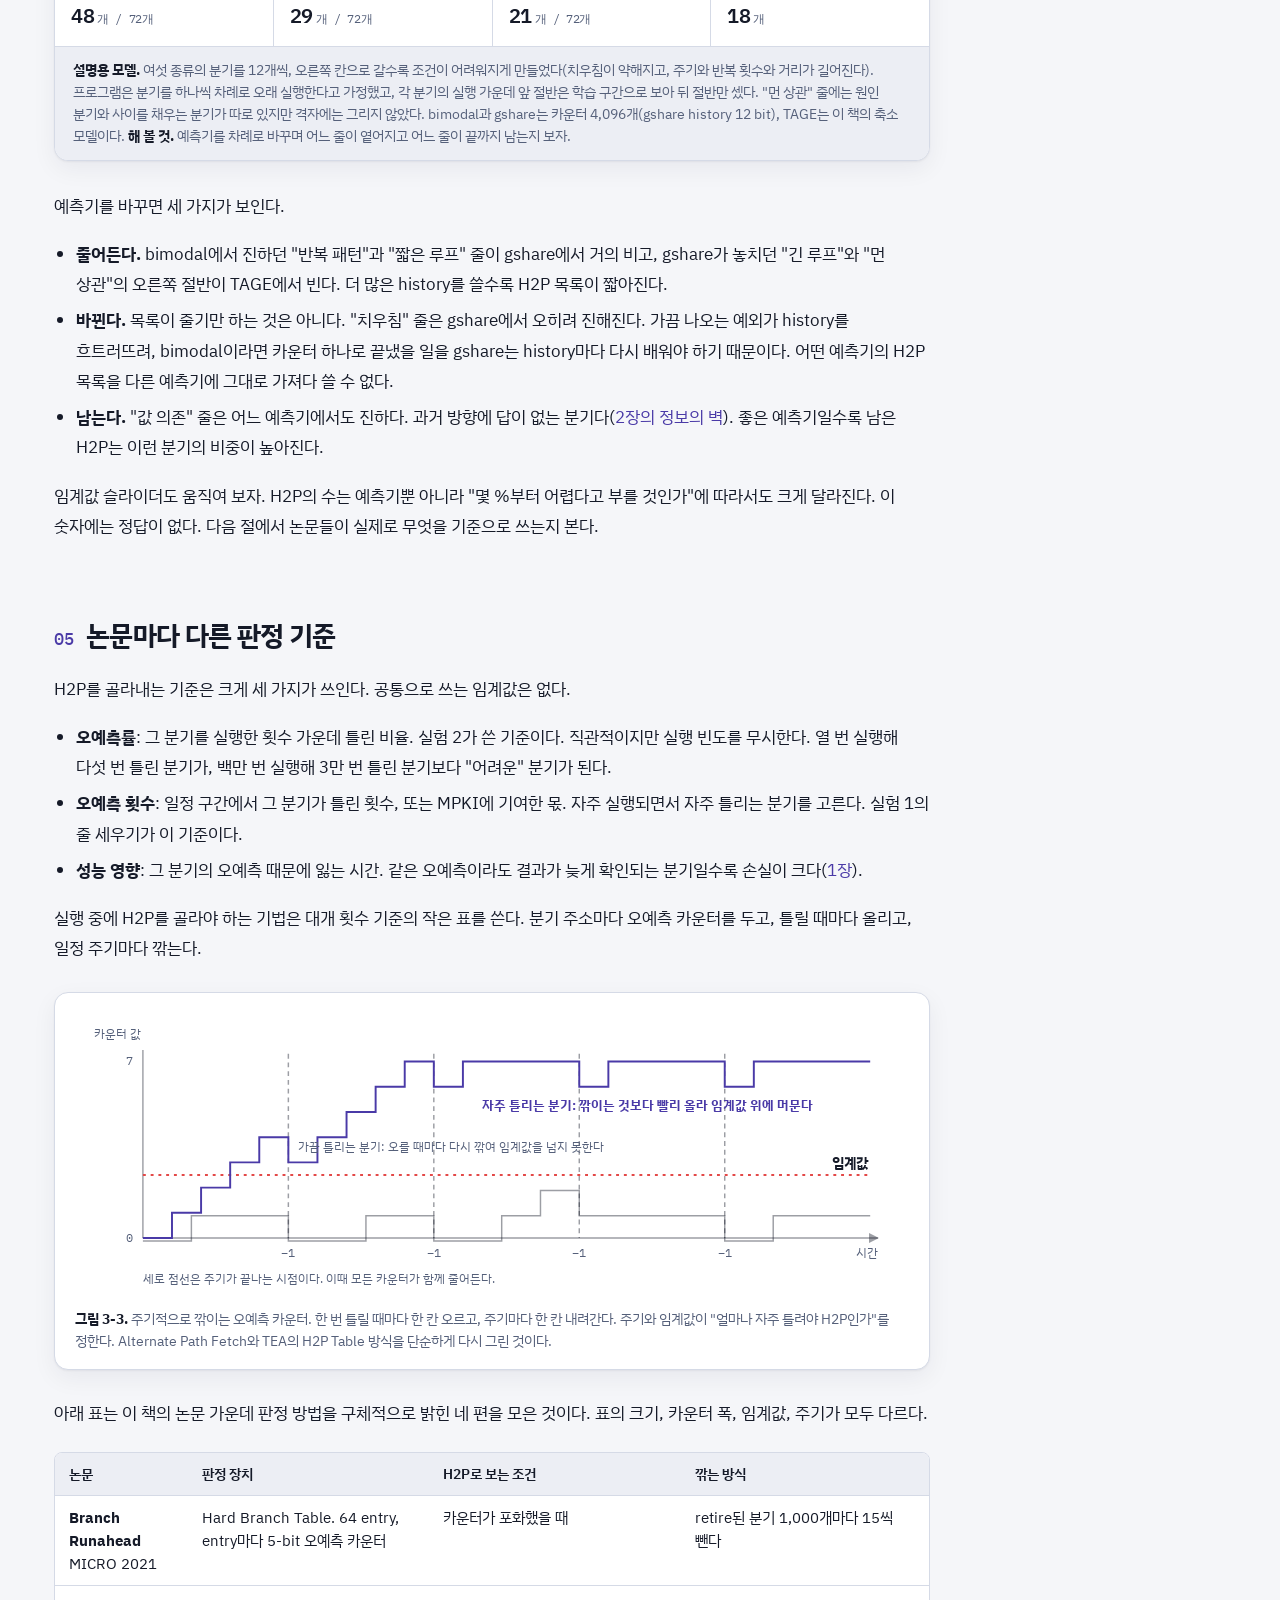
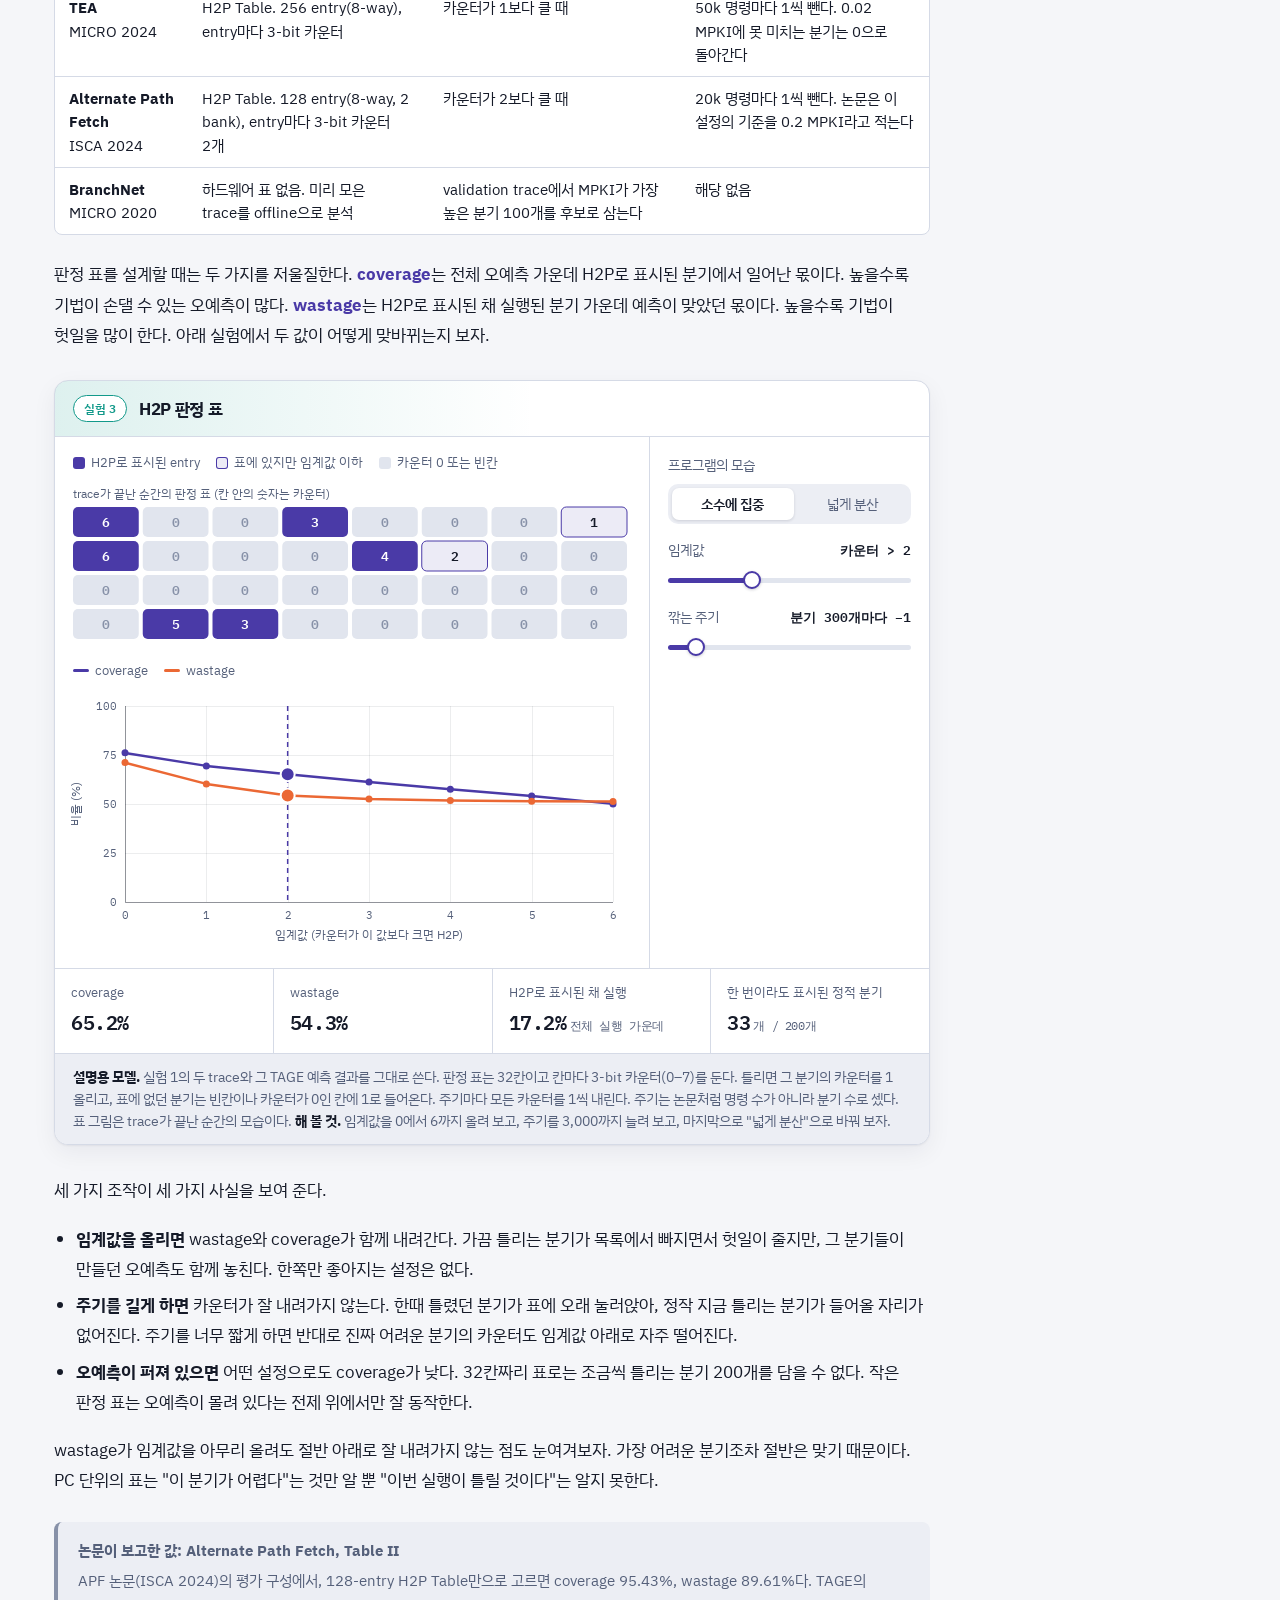
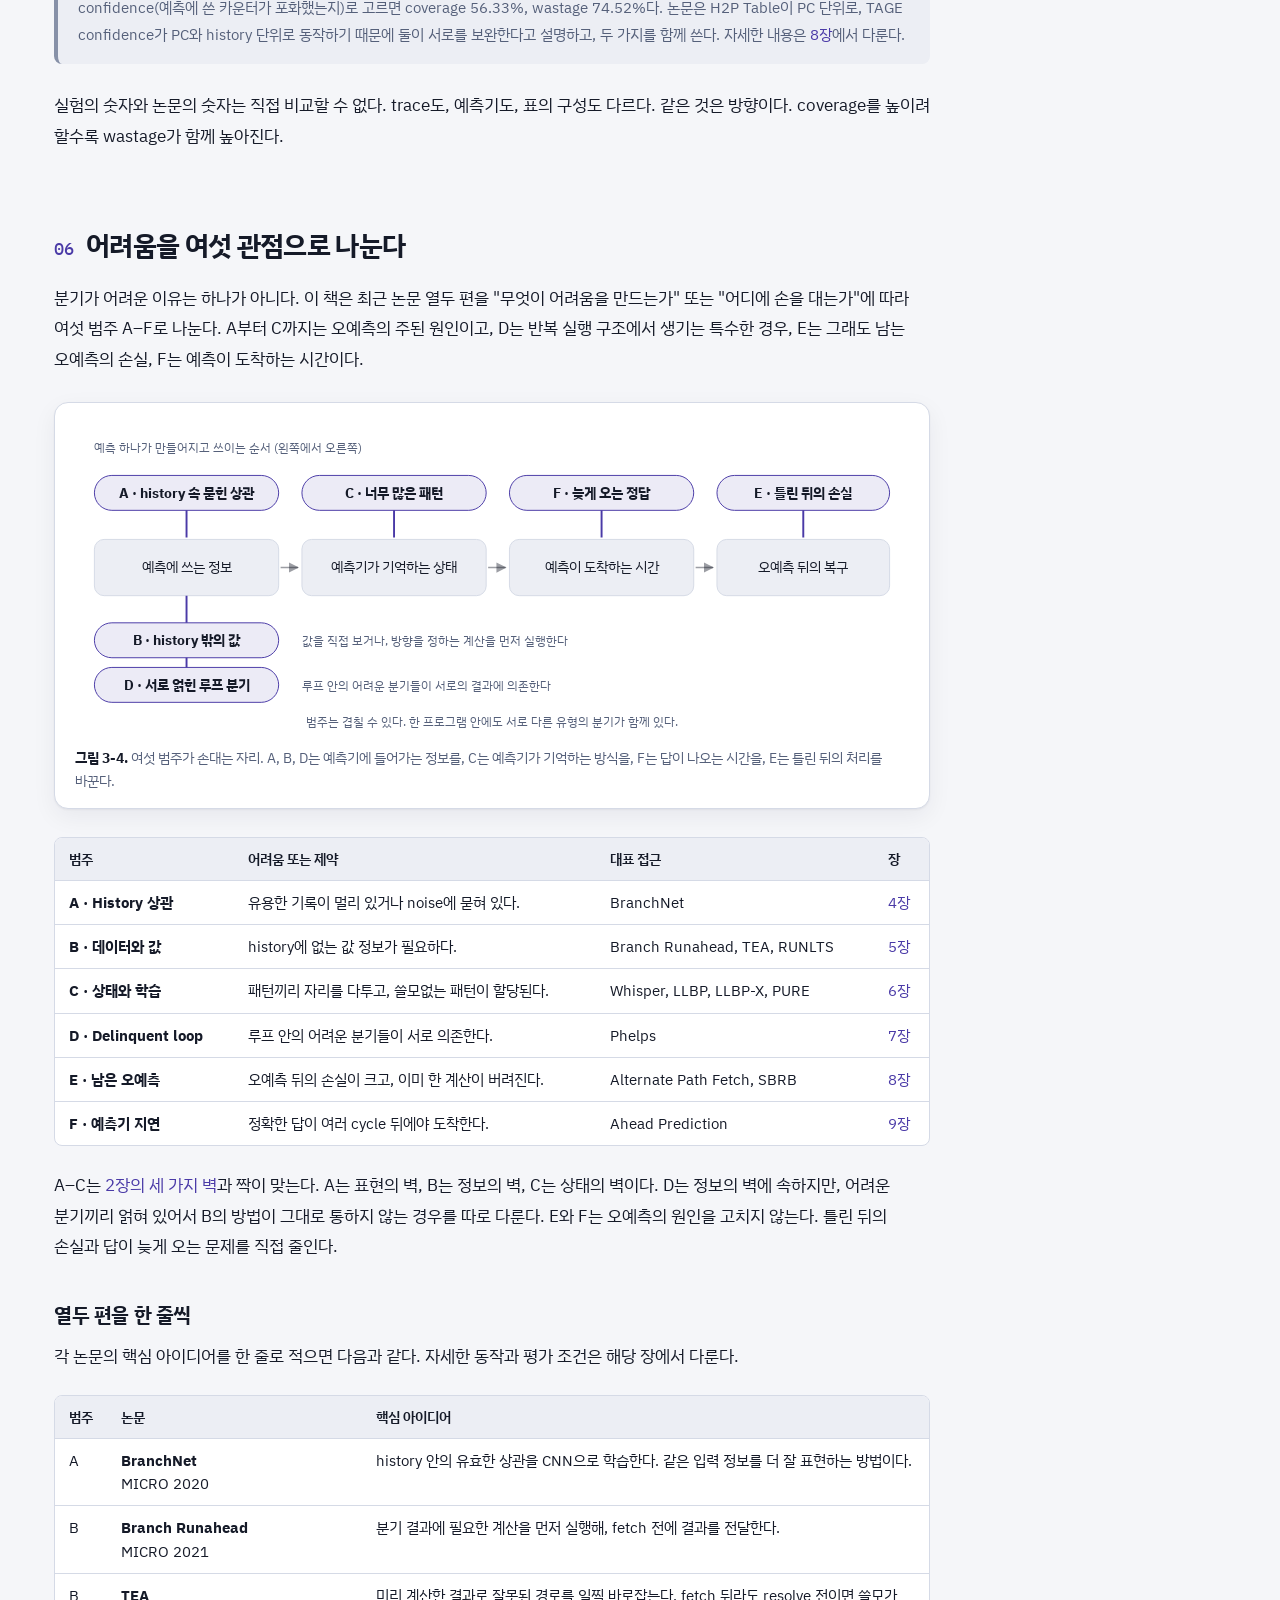
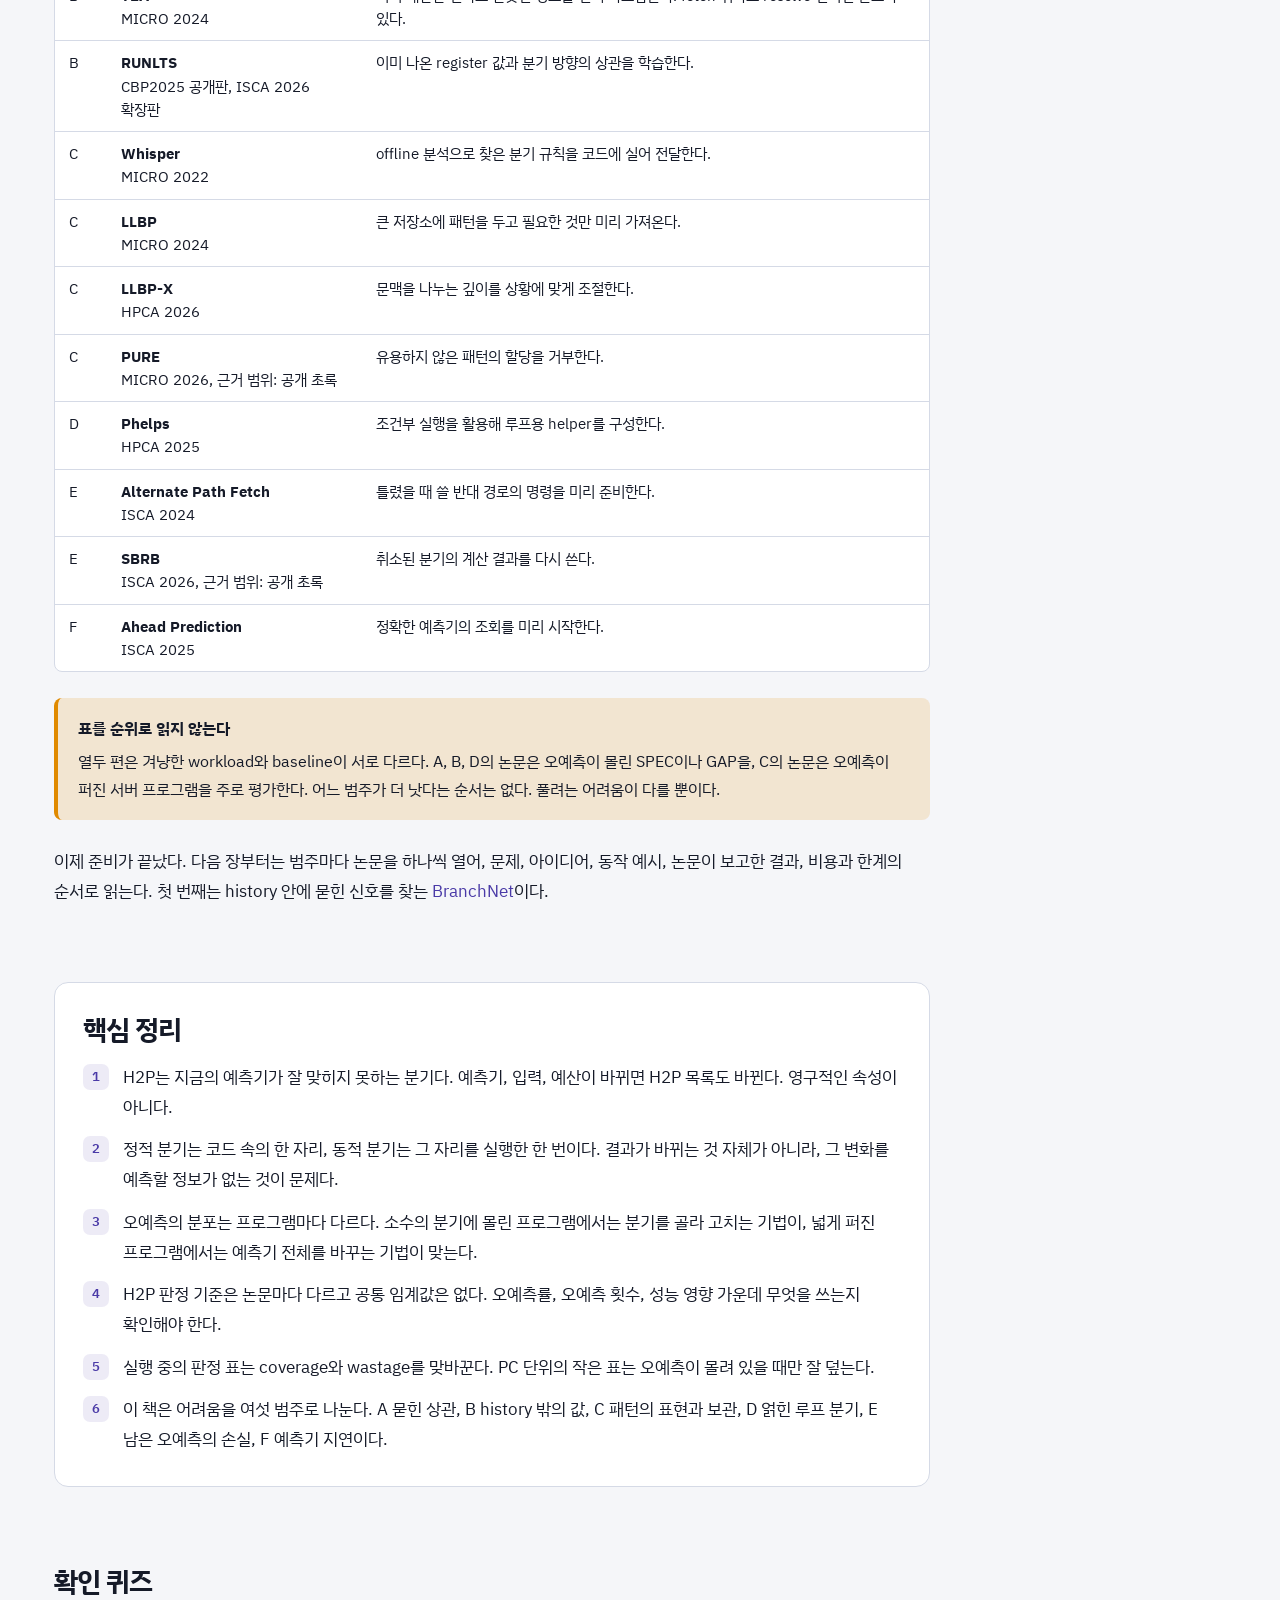
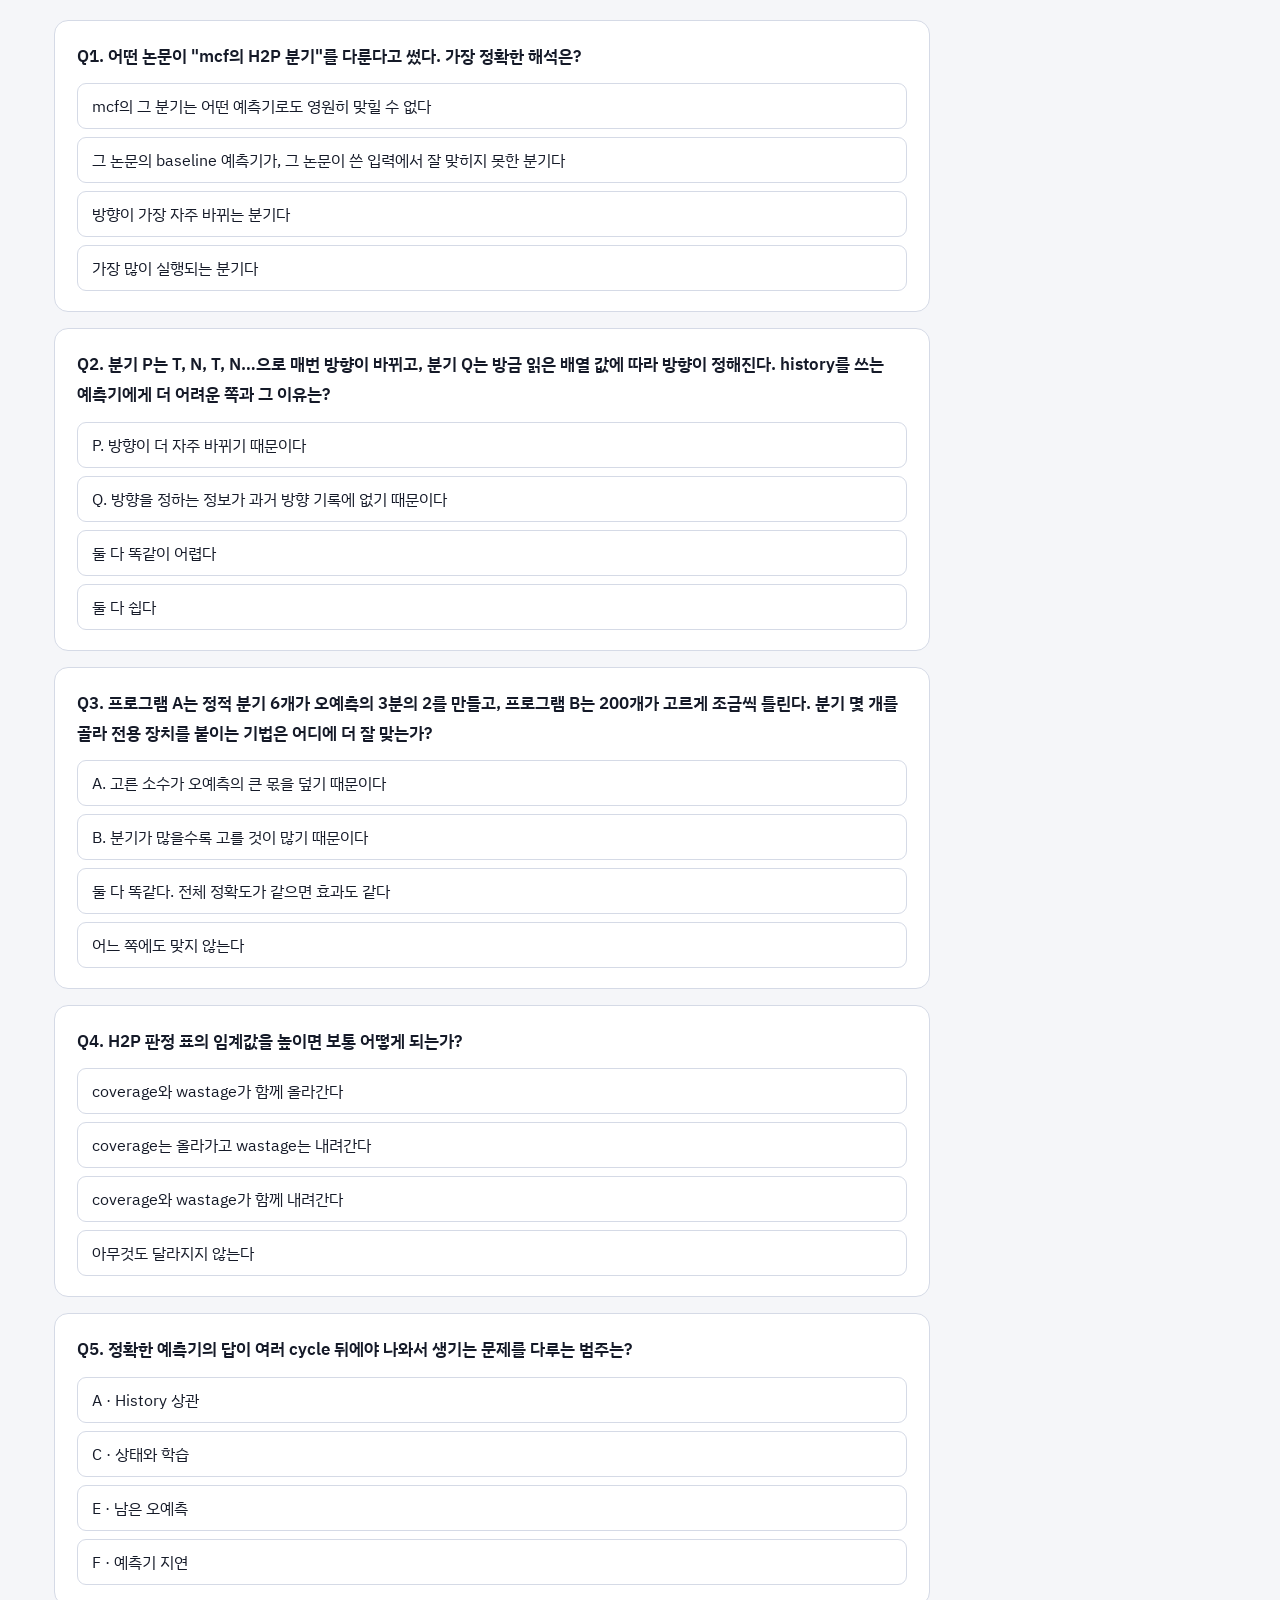
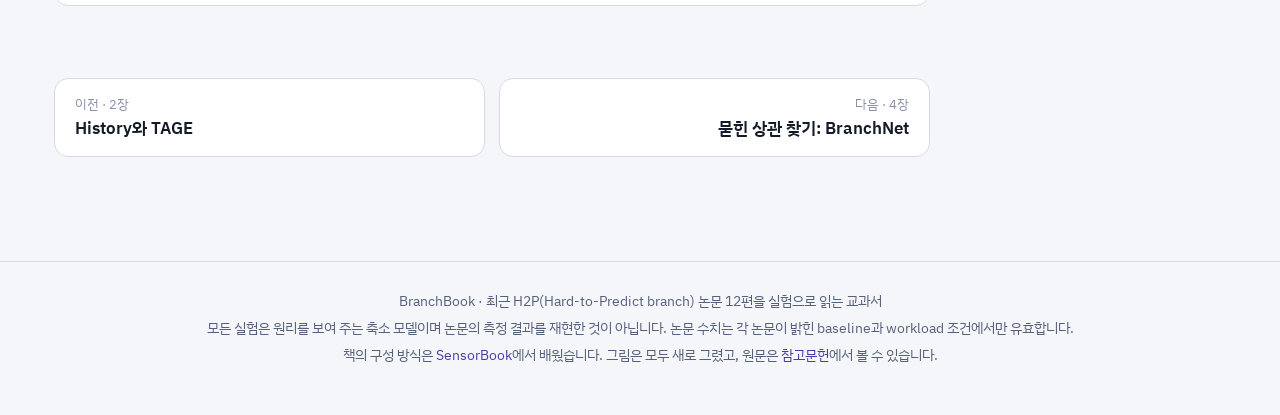
<file: chapters/h2p.html>
<!doctype html>
<html lang="ko">
<head>
<meta charset="utf-8">
<meta name="viewport" content="width=device-width, initial-scale=1">
<title>3장 · H2P: 어려운 분기의 정체 — BranchBook</title>
<meta name="description" content="H2P는 분기의 영구적인 속성이 아니라 예측기, 입력, 예산에 따라 달라지는 관찰이다. 오예측이 몰리는 모습, 논문마다 다른 판정 기준, 여섯 범주 A–F를 실험으로 본다.">
<link rel="icon" href="../favicon.svg" type="image/svg+xml">
<link rel="stylesheet" href="../css/style.css">
<script src="../js/common.js"></script>
</head>
<body data-root="../" data-chapter="h2p">
<main class="chapter">
  <header class="chapter-hero">
    <p class="chapter-kicker"></p>
    <h1>H2P: 어려운 분기의 정체</h1>
    <p class="lead">앞의 두 장에서는 "어려운 분기"라는 말을 느슨하게 썼다. 이 장은 그 말을 정확히 한다. H2P는 분기가 타고난 성질이 아니다. 어떤 예측기가 어떤 입력에서 그 분기를 잘 맞히지 못한다는 관찰이다. 그런 분기가 어디에 얼마나 몰려 있는지, 논문들은 무엇을 기준으로 골라내는지, 그리고 이 책이 어려움을 어떻게 여섯 갈래로 나누는지 본다.</p>
    <div class="objectives">
      <p class="objectives-title">이 장에서 배우는 것</p>
      <ul>
        <li>H2P를 예측기, 입력, 예산에 대한 상대적인 개념으로 정의할 수 있다.</li>
        <li>정적 분기와 동적 분기를 구별하고, 결과가 바뀌는 것과 예측하기 어려운 것이 다른 이유를 설명한다.</li>
        <li>오예측이 소수의 분기에 몰린 프로그램과 넓게 퍼진 프로그램을 누적 곡선으로 읽는다.</li>
        <li>논문마다 H2P 판정 기준이 다르다는 점과, 판정 표에서 coverage와 wastage가 맞바뀌는 모습을 확인한다.</li>
        <li>이 책의 여섯 범주 A–F가 각각 어떤 어려움을 겨냥하는지 말할 수 있다.</li>
      </ul>
    </div>
  </header>

  <!-- ============================================================ 1 -->
  <section id="definition">
    <h2>H2P는 "지금의 예측기"가 못 맞히는 분기다</h2>
    <p><span class="term">H2P</span><span class="english">(Hard-to-Predict branch)</span>는 여러 번 실행해도 방향을 안정적으로 맞히기 어려운 분기를 가리킨다. 이 정의에는 주어가 빠져 있다. 누가 맞히기 어려운가. 답은 <strong>지금 쓰고 있는 예측기</strong>다.</p>
    <p><a href="history.html#gshare">2장의 실험 1</a>을 떠올려 보자. 번갈아 나오는 분기는 bimodal에게 가장 어려운 분기였고, gshare에게는 가장 쉬운 분기였다. 분기는 그대로인데 예측기를 바꾸자 어려움이 사라졌다. 어려움은 분기 혼자의 성질이 아니었던 것이다.</p>
    <figure class="diagram">
      <svg viewBox="0 0 860 296" role="img" aria-label="같은 분기가 예측기, 입력, 예산에 따라 쉬워지기도 어려워지기도 하는 세 가지 경우">
        <text x="430" y="28" text-anchor="middle" class="label-strong">분기 X의 코드는 그대로 두고, 조건 하나씩만 바꿔 다시 잰다</text>
        <rect x="20" y="46" width="262" height="40" rx="10" class="fill-accent-soft"/><text x="151" y="71" text-anchor="middle" class="label-strong">예측기를 바꾸면</text>
        <rect x="20" y="98" width="262" height="66" rx="10" class="fill-mispredict-soft"/>
        <text x="151" y="124" text-anchor="middle" class="label-strong">2-bit 카운터 하나</text>
        <text x="151" y="146" text-anchor="middle" class="label-dim">✕ 자주 틀린다</text>
        <rect x="20" y="176" width="262" height="66" rx="10" class="fill-surface"/>
        <text x="151" y="202" text-anchor="middle" class="label-strong">history를 쓰는 예측기</text>
        <text x="151" y="224" text-anchor="middle" class="label-dim">잘 맞힌다</text>
        <rect x="299" y="46" width="262" height="40" rx="10" class="fill-accent-soft"/><text x="430" y="71" text-anchor="middle" class="label-strong">입력을 바꾸면</text>
        <rect x="299" y="98" width="262" height="66" rx="10" class="fill-mispredict-soft"/>
        <text x="430" y="124" text-anchor="middle" class="label-strong">무작위로 섞인 데이터</text>
        <text x="430" y="146" text-anchor="middle" class="label-dim">✕ 자주 틀린다</text>
        <rect x="299" y="176" width="262" height="66" rx="10" class="fill-surface"/>
        <text x="430" y="202" text-anchor="middle" class="label-strong">정렬된 데이터</text>
        <text x="430" y="224" text-anchor="middle" class="label-dim">잘 맞힌다</text>
        <rect x="578" y="46" width="262" height="40" rx="10" class="fill-accent-soft"/><text x="709" y="71" text-anchor="middle" class="label-strong">예산을 바꾸면</text>
        <rect x="578" y="98" width="262" height="66" rx="10" class="fill-mispredict-soft"/>
        <text x="709" y="124" text-anchor="middle" class="label-strong">작은 표</text>
        <text x="709" y="146" text-anchor="middle" class="label-dim">✕ 자주 틀린다 (패턴을 둘 곳이 없다)</text>
        <rect x="578" y="176" width="262" height="66" rx="10" class="fill-surface"/>
        <text x="709" y="202" text-anchor="middle" class="label-strong">큰 표</text>
        <text x="709" y="224" text-anchor="middle" class="label-dim">잘 맞힌다</text>
        <text x="430" y="276" text-anchor="middle" class="label-dim">설명용 예다. 가운데 열은 값을 기준값과 비교하는 분기(if (a[i] &gt; k))를 떠올리면 된다.</text>
      </svg>
      <figcaption><b>그림 3-1.</b> H2P 여부를 바꾸는 세 가지 조건. 같은 분기라도 예측기, 입력, 예산(저장 공간) 가운데 하나만 달라지면 쉬운 분기가 되기도 하고 어려운 분기가 되기도 한다.</figcaption>
    </figure>
    <p>그래서 H2P라고 말할 때는 세 가지를 함께 밝혀야 한다.</p>
    <ul>
      <li><strong>예측기</strong>: 무엇이 맞히지 못했는가. 이 책의 논문은 대부분 64KB TAGE-SC-L을 기준으로 삼는다(<a href="history.html#tage-sc-l">2장</a>).</li>
      <li><strong>입력</strong>: 프로그램에 어떤 데이터를 넣었는가. 같은 프로그램도 입력이 달라지면 분기의 결과열이 달라진다.</li>
      <li><strong>예산</strong>: 예측기가 저장 공간과 시간을 얼마나 쓸 수 있는가. 표가 모자라서 틀리는 분기는 표를 키우면 쉬워진다.</li>
    </ul>
    <div class="callout">
      <strong>H2P는 영구적인 딱지가 아니다</strong>
      <p>더 좋은 정보나 구조를 쓰면 어려운 분기는 쉬워질 수 있다. 이 책의 논문들이 하는 일이 바로 그것이다. 어떤 논문이 "H2P 분기"라고 쓰면, "그 논문의 baseline 예측기가, 그 논문의 workload에서 잘 맞히지 못한 분기"로 읽어야 한다.</p>
    </div>
  </section>

  <!-- ============================================================ 2 -->
  <section id="static-dynamic">
    <h2>정적 분기와 동적 분기</h2>
    <p>분기를 셀 때는 두 가지 단위를 구별해야 한다. <span class="term">정적 분기</span><span class="english">(static branch)</span>는 코드 속의 한 자리, 곧 분기 명령 하나다. 주소(PC)로 구별한다. <span class="term">동적 분기</span><span class="english">(dynamic branch)</span>는 그 자리를 실제로 실행한 한 번이다. 루프 안의 <code>if</code> 하나는 정적 분기 하나지만, 루프가 백만 번 돌면 동적 분기 백만 개가 된다.</p>
    <figure class="diagram">
      <svg viewBox="0 0 860 262" role="img" aria-label="코드 속 분기 하나가 여러 번 실행되어 만든 두 가지 결과열">
        <defs><marker id="instance-arrow" viewBox="0 0 10 10" refX="9" refY="5" markerWidth="7" markerHeight="7" orient="auto"><path d="M0,0 L10,5 L0,10 z" class="arrow-head"/></marker></defs>
        <rect x="20" y="36" width="250" height="124" rx="10" class="fill-surface"/>
        <text x="36" y="64" class="label-mono">for (i = 0; i &lt; n; i++) {</text>
        <rect x="32" y="78" width="226" height="30" rx="6" class="fill-accent-soft"/>
        <text x="50" y="98" class="label-mono">if (a[i] &gt; k) { … }</text>
        <text x="36" y="136" class="label-mono">}</text>
        <text x="145" y="184" text-anchor="middle" class="label-strong">정적 분기 1개</text>
        <text x="145" y="204" text-anchor="middle" class="label-dim">코드 속의 한 자리</text>
        <path d="M262 93 H296" class="stroke-line" marker-end="url(#instance-arrow)"/>
        <text x="310" y="52" class="label-dim">실행 순서</text>
        <text x="480" y="52" text-anchor="middle" class="label-mono">1</text>
        <text x="536" y="52" text-anchor="middle" class="label-mono">2</text>
        <text x="592" y="52" text-anchor="middle" class="label-mono">3</text>
        <text x="648" y="52" text-anchor="middle" class="label-mono">4</text>
        <text x="704" y="52" text-anchor="middle" class="label-mono">5</text>
        <text x="760" y="52" text-anchor="middle" class="label-mono">6</text>
        <text x="310" y="92" class="label-strong">규칙적으로 변함</text>
        <g>
          <rect x="456" y="68" width="48" height="36" rx="7" class="fill-taken"/><text x="480" y="91" text-anchor="middle" class="label-on-color">T</text>
          <rect x="512" y="68" width="48" height="36" rx="7" class="fill-not-taken"/><text x="536" y="91" text-anchor="middle" class="label-on-color">N</text>
          <rect x="568" y="68" width="48" height="36" rx="7" class="fill-taken"/><text x="592" y="91" text-anchor="middle" class="label-on-color">T</text>
          <rect x="624" y="68" width="48" height="36" rx="7" class="fill-not-taken"/><text x="648" y="91" text-anchor="middle" class="label-on-color">N</text>
          <rect x="680" y="68" width="48" height="36" rx="7" class="fill-taken"/><text x="704" y="91" text-anchor="middle" class="label-on-color">T</text>
          <rect x="736" y="68" width="48" height="36" rx="7" class="fill-not-taken"/><text x="760" y="91" text-anchor="middle" class="label-on-color">N</text>
        </g>
        <text x="310" y="146" class="label-strong">값에 따라 변함</text>
        <g>
          <rect x="456" y="122" width="48" height="36" rx="7" class="fill-taken"/><text x="480" y="145" text-anchor="middle" class="label-on-color">T</text>
          <rect x="512" y="122" width="48" height="36" rx="7" class="fill-taken"/><text x="536" y="145" text-anchor="middle" class="label-on-color">T</text>
          <rect x="568" y="122" width="48" height="36" rx="7" class="fill-not-taken"/><text x="592" y="145" text-anchor="middle" class="label-on-color">N</text>
          <rect x="624" y="122" width="48" height="36" rx="7" class="fill-taken"/><text x="648" y="145" text-anchor="middle" class="label-on-color">T</text>
          <rect x="680" y="122" width="48" height="36" rx="7" class="fill-not-taken"/><text x="704" y="145" text-anchor="middle" class="label-on-color">N</text>
          <rect x="736" y="122" width="48" height="36" rx="7" class="fill-not-taken"/><text x="760" y="145" text-anchor="middle" class="label-on-color">N</text>
        </g>
        <text x="620" y="184" text-anchor="middle" class="label-strong">동적 분기 6개씩</text>
        <text x="620" y="204" text-anchor="middle" class="label-dim">같은 자리를 실제로 실행한 한 번 한 번</text>
        <text x="430" y="244" text-anchor="middle" class="label-dim">두 줄 모두 방향이 세 번씩 바뀐다. 달라지는 것은 다음 방향을 미리 알 단서가 있느냐다.</text>
      </svg>
      <figcaption><b>그림 3-2.</b> 정적 분기 하나와 그 동적 분기들. 설명용 결과열이며, 아래 줄이 무작위임을 증명하는 예는 아니다.</figcaption>
    </figure>
    <p>그림의 두 결과열은 모두 taken 셋, not-taken 셋이다. 방향이 자주 바뀐다는 점도 같다. 그런데 위 줄은 직전 방향만 알면 전부 맞힌다. 아래 줄은 배열에 든 값이 방향을 정하므로, 처음 보는 값이라면 과거 방향만으로는 가려내기 어렵다.</p>
    <div class="callout">
      <strong>바뀌는 것이 문제가 아니다</strong>
      <p>결과가 바뀐다는 사실보다, 그 변화를 예측할 정보가 예측기에게 있는지가 중요하다. 한쪽으로만 가는 분기는 쉽고 자주 바뀌는 분기는 어렵다고 생각하기 쉽지만, 규칙적으로 바뀌는 분기는 history만 있으면 쉽다.</p>
    </div>
    <p>두 단위는 쓰임이 다르다. 성능에 영향을 주는 것은 동적 분기의 오예측 수이고, MPKI는 이것을 센다. 반면 "이 분기가 H2P다"라는 말은 대개 정적 분기에 붙인다. 기법을 적용할 자리를 골라야 하기 때문이다. 그러면 자연스럽게 다음 질문이 생긴다. 오예측은 정적 분기 몇 개에서 나오는가.</p>
  </section>

  <!-- ============================================================ 3 -->
  <section id="concentration">
    <h2>오예측은 어디에 몰려 있나</h2>
    <p>오예측이 정적 분기 몇 개에 몰려 있다면 일이 쉬워진다. 그 몇 개만 골라 특별한 장치를 붙이면 된다. 반대로 수천 개의 분기가 조금씩 틀린다면, 몇 개를 골라 고쳐서는 전체가 거의 달라지지 않는다.</p>
    <p>아래 실험은 정적 분기 200개짜리 프로그램 두 가지를 같은 TAGE에 넣고, 오예측이 많은 분기부터 줄을 세운다. 이런 그림을 <span class="term">Pareto 곡선</span>이라고 부른다.</p>

    <div class="simulator" id="simulator-pareto">
      <div class="simulator-head"><span class="simulator-tag">실험 1</span><h3>오예측은 어디에 몰려 있나</h3></div>
      <div class="simulator-body side">
        <div class="simulator-view">
          <div class="legend"><span><i style="background:var(--series-1)"></i>고른 상위 분기의 오예측 횟수</span><span><i style="background:var(--text-faint)"></i>나머지 분기</span><span><i class="line" style="background:var(--series-2)"></i>누적 몫</span></div>
          <canvas id="pareto-canvas" data-height="390" aria-label="정적 분기를 오예측 횟수 순으로 세운 막대와 누적 몫 곡선"></canvas>
        </div>
        <div class="simulator-controls">
          <div class="control"><span>프로그램의 모습</span><div class="segmented" id="pareto-profile"><button data-value="concentrated" class="on">소수에 집중</button><button data-value="spread">넓게 분산</button></div></div>
          <label class="control"><span>상위 몇 개를 고를까 <output id="pareto-top-output"></output></span><input type="range" id="pareto-top" min="1" max="200" step="1" value="6"></label>
        </div>
      </div>
      <div class="simulator-readout">
        <div class="statistic"><span class="statistic-label">고른 분기가 만드는 오예측</span><span class="statistic-value" id="pareto-share">—</span></div>
        <div class="statistic"><span class="statistic-label">오예측 절반을 만드는 분기</span><span class="statistic-value" id="pareto-half">—</span></div>
        <div class="statistic"><span class="statistic-label">오예측 90%를 만드는 분기</span><span class="statistic-value" id="pareto-ninety">—</span></div>
        <div class="statistic"><span class="statistic-label">전체 정확도</span><span class="statistic-value" id="pareto-accuracy">—</span></div>
      </div>
      <div class="simulator-note"><b>설명용 모델.</b> 정적 분기 200개가 차례로 실행되는 20,000개짜리 trace를 축소 TAGE(tag 표 5개, 각 256칸)에 넣었다. "소수에 집중"은 값에 따라 방향이 정해지는 분기 6개를 자주 실행하고 나머지는 대부분 쉬운 분기로 채웠다. "넓게 분산"은 짧은 반복 패턴과 약하게 치우친 분기를 고루 섞어, 어느 것도 두드러지지 않게 만들었다. 두 분포의 모양은 가정이며 측정값이 아니다. <b>해 볼 것.</b> 상위 6개를 고른 채로 두 프로그램을 오가 보자. 전체 정확도는 비슷한데 덮는 몫이 크게 다르다.</div>
    </div>
    <p>두 프로그램의 전체 정확도는 거의 같다. 다른 것은 오예측의 <em>분포</em>다. 집중된 쪽은 분기 여섯 개만 고쳐도 오예측의 3분의 2가 사라진다. 분산된 쪽에서 같은 몫을 덮으려면 수십 개를 골라야 하고, 고른 분기 하나하나가 돌려주는 이득은 작다.</p>
    <p>실제 프로그램에서도 두 모습이 모두 보고되어 있다.</p>
    <div class="callout evidence">
      <strong>논문이 보고한 분포</strong>
      <p><b>Whisper</b>(MICRO 2022, Fig. 5, TAGE-SC-L 기준): SPEC2017 정수 speed 벤치마크(leela, xz, omnetpp, deepsjeng, mcf 등)에서는 상위 50개 정적 분기가 전체 오예측의 60% 이상을 만든다. 데이터센터 응용에서는 오예측이 수천 개의 분기에 퍼져 있다.</p>
      <p><b>LLBP</b>(MICRO 2024, Fig. 3, 64K TAGE-SC-L 기준): Tomcat에서 실행된 분기 PC 20.5K개 가운데 160개(0.8%)가 전체 오예측의 40%를 만든다.</p>
    </div>
    <p>두 관찰은 서로 어긋나지 않는다. 서버 프로그램에서도 오예측이 완전히 고르지는 않다. 다만 "많이 틀리는 소수"가 수십 개가 아니라 백수십 개이고, 그것으로도 절반을 채우지 못한다. 집중의 정도가 다른 것이다.</p>
    <p>이 차이가 논문의 갈래를 가른다. 분기마다 전용 모델이나 전용 계산을 붙이는 기법(<a href="correlation.html">4장</a>, <a href="value.html">5장</a>, <a href="loop.html">7장</a>)은 오예측이 몰린 SPEC과 GAP에서 주로 평가한다. 오예측이 퍼진 서버 프로그램을 겨냥한 기법(<a href="state.html">6장</a>)은 분기를 고르는 대신 예측기 전체의 표현과 저장 방식을 바꾼다.</p>
  </section>

  <!-- ============================================================ 4 -->
  <section id="relative">
    <h2>H2P는 예측기에 따라 달라진다</h2>
    <p>첫 절의 주장을 직접 확인해 보자. 아래 실험의 칸 하나는 정적 분기 하나다. 같은 분기 72개를 세 예측기에 차례로 넣고, 분기마다 오예측률을 색의 진하기로 나타냈다. 임계값을 넘는 분기에는 굵은 테두리를 둘렀다. 그것이 "이 예측기 기준의 H2P"다.</p>

    <div class="simulator" id="simulator-relative">
      <div class="simulator-head"><span class="simulator-tag">실험 2</span><h3>H2P는 예측기에 따라 달라진다</h3></div>
      <div class="simulator-body side">
        <div class="simulator-view">
          <canvas id="relative-canvas" aria-label="분기 72개의 오예측률을 색의 진하기로 나타낸 격자"></canvas>
        </div>
        <div class="simulator-controls">
          <div class="control"><span>예측기</span><div class="segmented" id="relative-predictor"><button data-value="bimodal" class="on">bimodal</button><button data-value="gshare">gshare</button><button data-value="tage">TAGE</button></div></div>
          <label class="control"><span>H2P로 볼 오예측률 <output id="relative-threshold-output"></output></span><input type="range" id="relative-threshold" min="1" max="40" step="1" value="10"></label>
        </div>
      </div>
      <div class="simulator-readout">
        <div class="statistic"><span class="statistic-label">bimodal 기준 H2P</span><span class="statistic-value" id="relative-bimodal">—</span></div>
        <div class="statistic"><span class="statistic-label">gshare 기준 H2P</span><span class="statistic-value" id="relative-gshare">—</span></div>
        <div class="statistic"><span class="statistic-label">TAGE 기준 H2P</span><span class="statistic-value" id="relative-tage">—</span></div>
        <div class="statistic"><span class="statistic-label">세 예측기 모두에서 H2P</span><span class="statistic-value" id="relative-common">—</span></div>
      </div>
      <div class="simulator-note"><b>설명용 모델.</b> 여섯 종류의 분기를 12개씩, 오른쪽 칸으로 갈수록 조건이 어려워지게 만들었다(치우침이 약해지고, 주기와 반복 횟수와 거리가 길어진다). 프로그램은 분기를 하나씩 차례로 오래 실행한다고 가정했고, 각 분기의 실행 가운데 앞 절반은 학습 구간으로 보아 뒤 절반만 셌다. "먼 상관" 줄에는 원인 분기와 사이를 채우는 분기가 따로 있지만 격자에는 그리지 않았다. bimodal과 gshare는 카운터 4,096개(gshare history 12 bit), TAGE는 이 책의 축소 모델이다. <b>해 볼 것.</b> 예측기를 차례로 바꾸며 어느 줄이 옅어지고 어느 줄이 끝까지 남는지 보자.</div>
    </div>
    <p>예측기를 바꾸면 세 가지가 보인다.</p>
    <ul>
      <li><strong>줄어든다.</strong> bimodal에서 진하던 "반복 패턴"과 "짧은 루프" 줄이 gshare에서 거의 비고, gshare가 놓치던 "긴 루프"와 "먼 상관"의 오른쪽 절반이 TAGE에서 빈다. 더 많은 history를 쓸수록 H2P 목록이 짧아진다.</li>
      <li><strong>바뀐다.</strong> 목록이 줄기만 하는 것은 아니다. "치우침" 줄은 gshare에서 오히려 진해진다. 가끔 나오는 예외가 history를 흐트러뜨려, bimodal이라면 카운터 하나로 끝냈을 일을 gshare는 history마다 다시 배워야 하기 때문이다. 어떤 예측기의 H2P 목록을 다른 예측기에 그대로 가져다 쓸 수 없다.</li>
      <li><strong>남는다.</strong> "값 의존" 줄은 어느 예측기에서도 진하다. 과거 방향에 답이 없는 분기다(<a href="history.html#limits">2장의 정보의 벽</a>). 좋은 예측기일수록 남은 H2P는 이런 분기의 비중이 높아진다.</li>
    </ul>
    <p>임계값 슬라이더도 움직여 보자. H2P의 수는 예측기뿐 아니라 "몇 %부터 어렵다고 부를 것인가"에 따라서도 크게 달라진다. 이 숫자에는 정답이 없다. 다음 절에서 논문들이 실제로 무엇을 기준으로 쓰는지 본다.</p>
  </section>

  <!-- ============================================================ 5 -->
  <section id="criteria">
    <h2>논문마다 다른 판정 기준</h2>
    <p>H2P를 골라내는 기준은 크게 세 가지가 쓰인다. 공통으로 쓰는 임계값은 없다.</p>
    <ul>
      <li><strong>오예측률</strong>: 그 분기를 실행한 횟수 가운데 틀린 비율. 실험 2가 쓴 기준이다. 직관적이지만 실행 빈도를 무시한다. 열 번 실행해 다섯 번 틀린 분기가, 백만 번 실행해 3만 번 틀린 분기보다 "어려운" 분기가 된다.</li>
      <li><strong>오예측 횟수</strong>: 일정 구간에서 그 분기가 틀린 횟수, 또는 MPKI에 기여한 몫. 자주 실행되면서 자주 틀리는 분기를 고른다. 실험 1의 줄 세우기가 이 기준이다.</li>
      <li><strong>성능 영향</strong>: 그 분기의 오예측 때문에 잃는 시간. 같은 오예측이라도 결과가 늦게 확인되는 분기일수록 손실이 크다(<a href="basics.html#penalty">1장</a>).</li>
    </ul>
    <p>실행 중에 H2P를 골라야 하는 기법은 대개 횟수 기준의 작은 표를 쓴다. 분기 주소마다 오예측 카운터를 두고, 틀릴 때마다 올리고, 일정 주기마다 깎는다.</p>
    <figure class="diagram">
      <svg viewBox="0 0 860 290" role="img" aria-label="주기적으로 깎이는 오예측 카운터가 자주 틀리는 분기와 가끔 틀리는 분기를 가르는 모습">
        <defs><marker id="decay-arrow" viewBox="0 0 10 10" refX="9" refY="5" markerWidth="7" markerHeight="7" orient="auto"><path d="M0,0 L10,5 L0,10 z" class="arrow-head"/></marker></defs>
        <text x="20" y="24" class="label-dim">카운터 값</text>
        <path d="M70 36 V230" class="stroke-line"/>
        <path d="M70 230 H828" class="stroke-line" marker-end="url(#decay-arrow)"/>
        <text x="60" y="52" text-anchor="end" class="label-mono">7</text>
        <text x="60" y="234" text-anchor="end" class="label-mono">0</text>
        <path d="M220 40 V230 M370 40 V230 M520 40 V230 M670 40 V230" class="stroke-dashed"/>
        <text x="220" y="250" text-anchor="middle" class="label-mono">−1</text>
        <text x="370" y="250" text-anchor="middle" class="label-mono">−1</text>
        <text x="520" y="250" text-anchor="middle" class="label-mono">−1</text>
        <text x="670" y="250" text-anchor="middle" class="label-mono">−1</text>
        <text x="828" y="250" text-anchor="end" class="label-dim">시간</text>
        <path d="M70 165 H820" class="stroke-mispredict" stroke-dasharray="3 5"/>
        <text x="818" y="158" text-anchor="end" class="label-strong">임계값</text>
        <path d="M70 233 H120 V207 H220 V233 H300 V207 H370 V233 H440 V207 H480 V181 H520 V207 H670 V233 H720 V207 H820" class="stroke-line"/>
        <path d="M70 230 H100 V204 H130 V178 H160 V152 H190 V126 H220 V152 H250 V126 H280 V100 H310 V74 H340 V48 H370 V74 H400 V48 H520 V74 H550 V48 H670 V74 H700 V48 H820" class="stroke-accent"/>
        <text x="420" y="98" class="label-accent">자주 틀리는 분기: 깎이는 것보다 빨리 올라 임계값 위에 머문다</text>
        <text x="230" y="140" class="label-dim">가끔 틀리는 분기: 오를 때마다 다시 깎여 임계값을 넘지 못한다</text>
        <text x="70" y="276" class="label-dim">세로 점선은 주기가 끝나는 시점이다. 이때 모든 카운터가 함께 줄어든다.</text>
      </svg>
      <figcaption><b>그림 3-3.</b> 주기적으로 깎이는 오예측 카운터. 한 번 틀릴 때마다 한 칸 오르고, 주기마다 한 칸 내려간다. 주기와 임계값이 "얼마나 자주 틀려야 H2P인가"를 정한다. Alternate Path Fetch와 TEA의 H2P Table 방식을 단순하게 다시 그린 것이다.</figcaption>
    </figure>
    <p>아래 표는 이 책의 논문 가운데 판정 방법을 구체적으로 밝힌 네 편을 모은 것이다. 표의 크기, 카운터 폭, 임계값, 주기가 모두 다르다.</p>
    <div class="table-wrap"><table>
      <thead><tr><th>논문</th><th>판정 장치</th><th>H2P로 보는 조건</th><th>깎는 방식</th></tr></thead>
      <tbody>
        <tr><td><strong>Branch Runahead</strong><br>MICRO 2021</td><td>Hard Branch Table. 64 entry, entry마다 5-bit 오예측 카운터</td><td>카운터가 포화했을 때</td><td>retire된 분기 1,000개마다 15씩 뺀다</td></tr>
        <tr><td><strong>TEA</strong><br>MICRO 2024</td><td>H2P Table. 256 entry(8-way), entry마다 3-bit 카운터</td><td>카운터가 1보다 클 때</td><td>50k 명령마다 1씩 뺀다. 0.02 MPKI에 못 미치는 분기는 0으로 돌아간다</td></tr>
        <tr><td><strong>Alternate Path Fetch</strong><br>ISCA 2024</td><td>H2P Table. 128 entry(8-way, 2 bank), entry마다 3-bit 카운터 2개</td><td>카운터가 2보다 클 때</td><td>20k 명령마다 1씩 뺀다. 논문은 이 설정의 기준을 0.2 MPKI라고 적는다</td></tr>
        <tr><td><strong>BranchNet</strong><br>MICRO 2020</td><td>하드웨어 표 없음. 미리 모은 trace를 offline으로 분석</td><td>validation trace에서 MPKI가 가장 높은 분기 100개를 후보로 삼는다</td><td>해당 없음</td></tr>
      </tbody>
    </table></div>
    <p>판정 표를 설계할 때는 두 가지를 저울질한다. <span class="term">coverage</span>는 전체 오예측 가운데 H2P로 표시된 분기에서 일어난 몫이다. 높을수록 기법이 손댈 수 있는 오예측이 많다. <span class="term">wastage</span>는 H2P로 표시된 채 실행된 분기 가운데 예측이 맞았던 몫이다. 높을수록 기법이 헛일을 많이 한다. 아래 실험에서 두 값이 어떻게 맞바뀌는지 보자.</p>

    <div class="simulator" id="simulator-flag">
      <div class="simulator-head"><span class="simulator-tag">실험 3</span><h3>H2P 판정 표</h3></div>
      <div class="simulator-body side">
        <div class="simulator-view">
          <div class="legend"><span><i style="background:var(--accent)"></i>H2P로 표시된 entry</span><span><i style="background:var(--accent-soft); box-shadow: inset 0 0 0 1px var(--accent)"></i>표에 있지만 임계값 이하</span><span><i style="background:var(--surface-strong)"></i>카운터 0 또는 빈칸</span></div>
          <canvas id="flag-table-canvas" data-height="168" aria-label="trace가 끝난 순간 판정 표 32칸의 카운터 값"></canvas>
          <div class="legend" style="padding-top: 8px"><span><i class="line" style="background:var(--series-1)"></i>coverage</span><span><i class="line" style="background:var(--series-2)"></i>wastage</span></div>
          <canvas id="flag-curve-canvas" data-height="264" aria-label="임계값에 따른 coverage와 wastage 꺾은선"></canvas>
        </div>
        <div class="simulator-controls">
          <div class="control"><span>프로그램의 모습</span><div class="segmented" id="flag-profile"><button data-value="concentrated" class="on">소수에 집중</button><button data-value="spread">넓게 분산</button></div></div>
          <label class="control"><span>임계값 <output id="flag-threshold-output"></output></span><input type="range" id="flag-threshold" min="0" max="6" step="1" value="2"></label>
          <label class="control"><span>깎는 주기 <output id="flag-period-output"></output></span><input type="range" id="flag-period" min="50" max="3000" step="50" value="300"></label>
        </div>
      </div>
      <div class="simulator-readout">
        <div class="statistic"><span class="statistic-label">coverage</span><span class="statistic-value" id="flag-coverage">—</span></div>
        <div class="statistic"><span class="statistic-label">wastage</span><span class="statistic-value" id="flag-wastage">—</span></div>
        <div class="statistic"><span class="statistic-label">H2P로 표시된 채 실행</span><span class="statistic-value" id="flag-executions">—</span></div>
        <div class="statistic"><span class="statistic-label">한 번이라도 표시된 정적 분기</span><span class="statistic-value" id="flag-branches">—</span></div>
      </div>
      <div class="simulator-note"><b>설명용 모델.</b> 실험 1의 두 trace와 그 TAGE 예측 결과를 그대로 쓴다. 판정 표는 32칸이고 칸마다 3-bit 카운터(0–7)를 둔다. 틀리면 그 분기의 카운터를 1 올리고, 표에 없던 분기는 빈칸이나 카운터가 0인 칸에 1로 들어온다. 주기마다 모든 카운터를 1씩 내린다. 주기는 논문처럼 명령 수가 아니라 분기 수로 셌다. 표 그림은 trace가 끝난 순간의 모습이다. <b>해 볼 것.</b> 임계값을 0에서 6까지 올려 보고, 주기를 3,000까지 늘려 보고, 마지막으로 "넓게 분산"으로 바꿔 보자.</div>
    </div>
    <p>세 가지 조작이 세 가지 사실을 보여 준다.</p>
    <ul>
      <li><strong>임계값을 올리면</strong> wastage와 coverage가 함께 내려간다. 가끔 틀리는 분기가 목록에서 빠지면서 헛일이 줄지만, 그 분기들이 만들던 오예측도 함께 놓친다. 한쪽만 좋아지는 설정은 없다.</li>
      <li><strong>주기를 길게 하면</strong> 카운터가 잘 내려가지 않는다. 한때 틀렸던 분기가 표에 오래 눌러앉아, 정작 지금 틀리는 분기가 들어올 자리가 없어진다. 주기를 너무 짧게 하면 반대로 진짜 어려운 분기의 카운터도 임계값 아래로 자주 떨어진다.</li>
      <li><strong>오예측이 퍼져 있으면</strong> 어떤 설정으로도 coverage가 낮다. 32칸짜리 표로는 조금씩 틀리는 분기 200개를 담을 수 없다. 작은 판정 표는 오예측이 몰려 있다는 전제 위에서만 잘 동작한다.</li>
    </ul>
    <p>wastage가 임계값을 아무리 올려도 절반 아래로 잘 내려가지 않는 점도 눈여겨보자. 가장 어려운 분기조차 절반은 맞기 때문이다. PC 단위의 표는 "이 분기가 어렵다"는 것만 알 뿐 "이번 실행이 틀릴 것이다"는 알지 못한다.</p>
    <div class="callout evidence">
      <strong>논문이 보고한 값: Alternate Path Fetch, Table II</strong>
      <p>APF 논문(ISCA 2024)의 평가 구성에서, 128-entry H2P Table만으로 고르면 coverage 95.43%, wastage 89.61%다. TAGE의 confidence(예측에 쓴 카운터가 포화했는지)로 고르면 coverage 56.33%, wastage 74.52%다. 논문은 H2P Table이 PC 단위로, TAGE confidence가 PC와 history 단위로 동작하기 때문에 둘이 서로를 보완한다고 설명하고, 두 가지를 함께 쓴다. 자세한 내용은 <a href="recovery.html">8장</a>에서 다룬다.</p>
    </div>
    <p>실험의 숫자와 논문의 숫자는 직접 비교할 수 없다. trace도, 예측기도, 표의 구성도 다르다. 같은 것은 방향이다. coverage를 높이려 할수록 wastage가 함께 높아진다.</p>
  </section>

  <!-- ============================================================ 6 -->
  <section id="six-views">
    <h2>어려움을 여섯 관점으로 나눈다</h2>
    <p>분기가 어려운 이유는 하나가 아니다. 이 책은 최근 논문 열두 편을 "무엇이 어려움을 만드는가" 또는 "어디에 손을 대는가"에 따라 여섯 범주 A–F로 나눈다. A부터 C까지는 오예측의 주된 원인이고, D는 반복 실행 구조에서 생기는 특수한 경우, E는 그래도 남는 오예측의 손실, F는 예측이 도착하는 시간이다.</p>
    <figure class="diagram">
      <svg viewBox="0 0 860 320" role="img" aria-label="여섯 범주 A부터 F가 예측의 어느 단계에 손을 대는지 나타낸 지도">
        <defs><marker id="views-arrow" viewBox="0 0 10 10" refX="9" refY="5" markerWidth="7" markerHeight="7" orient="auto"><path d="M0,0 L10,5 L0,10 z" class="arrow-head"/></marker></defs>
        <text x="20" y="28" class="label-dim">예측 하나가 만들어지고 쓰이는 순서 (왼쪽에서 오른쪽)</text>
        <rect x="20" y="52" width="190" height="36" rx="18" class="fill-accent-soft"/><text x="115" y="75" text-anchor="middle" class="label-strong">A · history 속 묻힌 상관</text>
        <rect x="234" y="52" width="190" height="36" rx="18" class="fill-accent-soft"/><text x="329" y="75" text-anchor="middle" class="label-strong">C · 너무 많은 패턴</text>
        <rect x="448" y="52" width="190" height="36" rx="18" class="fill-accent-soft"/><text x="543" y="75" text-anchor="middle" class="label-strong">F · 늦게 오는 정답</text>
        <rect x="662" y="52" width="178" height="36" rx="18" class="fill-accent-soft"/><text x="751" y="75" text-anchor="middle" class="label-strong">E · 틀린 뒤의 손실</text>
        <path d="M115 88 V116 M329 88 V116 M543 88 V116 M751 88 V116" class="stroke-accent"/>
        <rect x="20" y="118" width="190" height="58" rx="10" class="fill-surface"/><text x="115" y="152" text-anchor="middle" class="label">예측에 쓰는 정보</text>
        <path d="M212 147 H230" class="stroke-line" marker-end="url(#views-arrow)"/>
        <rect x="234" y="118" width="190" height="58" rx="10" class="fill-surface"/><text x="329" y="152" text-anchor="middle" class="label">예측기가 기억하는 상태</text>
        <path d="M426 147 H444" class="stroke-line" marker-end="url(#views-arrow)"/>
        <rect x="448" y="118" width="190" height="58" rx="10" class="fill-surface"/><text x="543" y="152" text-anchor="middle" class="label">예측이 도착하는 시간</text>
        <path d="M640 147 H658" class="stroke-line" marker-end="url(#views-arrow)"/>
        <rect x="662" y="118" width="178" height="58" rx="10" class="fill-surface"/><text x="751" y="152" text-anchor="middle" class="label">오예측 뒤의 복구</text>
        <path d="M115 176 V204" class="stroke-accent"/>
        <rect x="20" y="204" width="190" height="36" rx="18" class="fill-accent-soft"/><text x="115" y="227" text-anchor="middle" class="label-strong">B · history 밖의 값</text>
        <text x="234" y="227" class="label-dim">값을 직접 보거나, 방향을 정하는 계산을 먼저 실행한다</text>
        <path d="M115 240 V250" class="stroke-accent"/>
        <rect x="20" y="250" width="190" height="36" rx="18" class="fill-accent-soft"/><text x="115" y="273" text-anchor="middle" class="label-strong">D · 서로 얽힌 루프 분기</text>
        <text x="234" y="273" class="label-dim">루프 안의 어려운 분기들이 서로의 결과에 의존한다</text>
        <text x="430" y="310" text-anchor="middle" class="label-dim">범주는 겹칠 수 있다. 한 프로그램 안에도 서로 다른 유형의 분기가 함께 있다.</text>
      </svg>
      <figcaption><b>그림 3-4.</b> 여섯 범주가 손대는 자리. A, B, D는 예측기에 들어가는 정보를, C는 예측기가 기억하는 방식을, F는 답이 나오는 시간을, E는 틀린 뒤의 처리를 바꾼다.</figcaption>
    </figure>
    <div class="table-wrap"><table>
      <thead><tr><th>범주</th><th>어려움 또는 제약</th><th>대표 접근</th><th>장</th></tr></thead>
      <tbody>
        <tr><td><strong>A · History 상관</strong></td><td>유용한 기록이 멀리 있거나 noise에 묻혀 있다.</td><td>BranchNet</td><td><a href="correlation.html">4장</a></td></tr>
        <tr><td><strong>B · 데이터와 값</strong></td><td>history에 없는 값 정보가 필요하다.</td><td>Branch Runahead, TEA, RUNLTS</td><td><a href="value.html">5장</a></td></tr>
        <tr><td><strong>C · 상태와 학습</strong></td><td>패턴끼리 자리를 다투고, 쓸모없는 패턴이 할당된다.</td><td>Whisper, LLBP, LLBP-X, PURE</td><td><a href="state.html">6장</a></td></tr>
        <tr><td><strong>D · Delinquent loop</strong></td><td>루프 안의 어려운 분기들이 서로 의존한다.</td><td>Phelps</td><td><a href="loop.html">7장</a></td></tr>
        <tr><td><strong>E · 남은 오예측</strong></td><td>오예측 뒤의 손실이 크고, 이미 한 계산이 버려진다.</td><td>Alternate Path Fetch, SBRB</td><td><a href="recovery.html">8장</a></td></tr>
        <tr><td><strong>F · 예측기 지연</strong></td><td>정확한 답이 여러 cycle 뒤에야 도착한다.</td><td>Ahead Prediction</td><td><a href="latency.html">9장</a></td></tr>
      </tbody>
    </table></div>
    <p>A–C는 <a href="history.html#limits">2장의 세 가지 벽</a>과 짝이 맞는다. A는 표현의 벽, B는 정보의 벽, C는 상태의 벽이다. D는 정보의 벽에 속하지만, 어려운 분기끼리 얽혀 있어서 B의 방법이 그대로 통하지 않는 경우를 따로 다룬다. E와 F는 오예측의 원인을 고치지 않는다. 틀린 뒤의 손실과 답이 늦게 오는 문제를 직접 줄인다.</p>
    <h3>열두 편을 한 줄씩</h3>
    <p>각 논문의 핵심 아이디어를 한 줄로 적으면 다음과 같다. 자세한 동작과 평가 조건은 해당 장에서 다룬다.</p>
    <div class="table-wrap"><table>
      <thead><tr><th>범주</th><th>논문</th><th>핵심 아이디어</th></tr></thead>
      <tbody>
        <tr><td>A</td><td><strong>BranchNet</strong><br>MICRO 2020</td><td>history 안의 유효한 상관을 CNN으로 학습한다. 같은 입력 정보를 더 잘 표현하는 방법이다.</td></tr>
        <tr><td>B</td><td><strong>Branch Runahead</strong><br>MICRO 2021</td><td>분기 결과에 필요한 계산을 먼저 실행해, fetch 전에 결과를 전달한다.</td></tr>
        <tr><td>B</td><td><strong>TEA</strong><br>MICRO 2024</td><td>미리 계산한 결과로 잘못된 경로를 일찍 바로잡는다. fetch 뒤라도 resolve 전이면 쓸모가 있다.</td></tr>
        <tr><td>B</td><td><strong>RUNLTS</strong><br>CBP2025 공개판, ISCA 2026 확장판</td><td>이미 나온 register 값과 분기 방향의 상관을 학습한다.</td></tr>
        <tr><td>C</td><td><strong>Whisper</strong><br>MICRO 2022</td><td>offline 분석으로 찾은 분기 규칙을 코드에 실어 전달한다.</td></tr>
        <tr><td>C</td><td><strong>LLBP</strong><br>MICRO 2024</td><td>큰 저장소에 패턴을 두고 필요한 것만 미리 가져온다.</td></tr>
        <tr><td>C</td><td><strong>LLBP-X</strong><br>HPCA 2026</td><td>문맥을 나누는 깊이를 상황에 맞게 조절한다.</td></tr>
        <tr><td>C</td><td><strong>PURE</strong><br>MICRO 2026, 근거 범위: 공개 초록</td><td>유용하지 않은 패턴의 할당을 거부한다.</td></tr>
        <tr><td>D</td><td><strong>Phelps</strong><br>HPCA 2025</td><td>조건부 실행을 활용해 루프용 helper를 구성한다.</td></tr>
        <tr><td>E</td><td><strong>Alternate Path Fetch</strong><br>ISCA 2024</td><td>틀렸을 때 쓸 반대 경로의 명령을 미리 준비한다.</td></tr>
        <tr><td>E</td><td><strong>SBRB</strong><br>ISCA 2026, 근거 범위: 공개 초록</td><td>취소된 분기의 계산 결과를 다시 쓴다.</td></tr>
        <tr><td>F</td><td><strong>Ahead Prediction</strong><br>ISCA 2025</td><td>정확한 예측기의 조회를 미리 시작한다.</td></tr>
      </tbody>
    </table></div>
    <div class="callout caution">
      <strong>표를 순위로 읽지 않는다</strong>
      <p>열두 편은 겨냥한 workload와 baseline이 서로 다르다. A, B, D의 논문은 오예측이 몰린 SPEC이나 GAP을, C의 논문은 오예측이 퍼진 서버 프로그램을 주로 평가한다. 어느 범주가 더 낫다는 순서는 없다. 풀려는 어려움이 다를 뿐이다.</p>
    </div>
    <p>이제 준비가 끝났다. 다음 장부터는 범주마다 논문을 하나씩 열어, 문제, 아이디어, 동작 예시, 논문이 보고한 결과, 비용과 한계의 순서로 읽는다. 첫 번째는 history 안에 묻힌 신호를 찾는 <a href="correlation.html">BranchNet</a>이다.</p>
  </section>

  <section id="summary" class="keypoints">
    <h2>핵심 정리</h2>
    <ol>
      <li>H2P는 지금의 예측기가 잘 맞히지 못하는 분기다. 예측기, 입력, 예산이 바뀌면 H2P 목록도 바뀐다. 영구적인 속성이 아니다.</li>
      <li>정적 분기는 코드 속의 한 자리, 동적 분기는 그 자리를 실행한 한 번이다. 결과가 바뀌는 것 자체가 아니라, 그 변화를 예측할 정보가 없는 것이 문제다.</li>
      <li>오예측의 분포는 프로그램마다 다르다. 소수의 분기에 몰린 프로그램에서는 분기를 골라 고치는 기법이, 넓게 퍼진 프로그램에서는 예측기 전체를 바꾸는 기법이 맞는다.</li>
      <li>H2P 판정 기준은 논문마다 다르고 공통 임계값은 없다. 오예측률, 오예측 횟수, 성능 영향 가운데 무엇을 쓰는지 확인해야 한다.</li>
      <li>실행 중의 판정 표는 coverage와 wastage를 맞바꾼다. PC 단위의 작은 표는 오예측이 몰려 있을 때만 잘 덮는다.</li>
      <li>이 책은 어려움을 여섯 범주로 나눈다. A 묻힌 상관, B history 밖의 값, C 패턴의 표현과 보관, D 얽힌 루프 분기, E 남은 오예측의 손실, F 예측기 지연이다.</li>
    </ol>
  </section>

  <section id="quiz">
    <h2>확인 퀴즈</h2>
    <div class="quiz" id="chapter-quiz"></div>
  </section>
</main>

<script>
(function () {
  "use strict";

  const PERCENT_SCALE = 100;
  const TEXT_ON_COLOR = "#ffffff";

  /* ============================================================ 실험 1과 3이 함께 쓰는 프로그램 두 가지
     같은 trace와 같은 TAGE 결과를 두 실험이 나눠 써야, "오예측이 몰린 정도"와 "판정 표가 덮는 정도"가 이어진다. */
  const programProfiles = (function createProgramProfiles() {
    const STATIC_BRANCH_COUNT = 200;
    const TRACE_LENGTH = 20000;
    const FIRST_ADDRESS = 0x2000;
    const ADDRESS_STEP = 0x1c;
    const TAGE_TABLE_INDEX_BITS = 8;
    const PROFILE_SEEDS = { concentrated: 31, spread: 47 };
    const KIND_LABELS = { data: "값 의존 분기", moderate: "약하게 치우친 분기", rare: "드물게 예외가 있는 분기", loop: "짧은 루프", fixed: "늘 같은 방향", pattern: "짧은 반복 패턴" };
    const FIXED_TAKEN_SHARE = 0.6;
    const EVEN_PROBABILITY = 0.5;
    // "소수에 집중": 값 의존 분기 몇 개를 자주 실행하고, 나머지는 대부분 쉬운 분기로 채운다.
    const HARD_BRANCH_SPACING = 34;
    const HARD_BRANCH_OFFSET = 5;
    const HARD_BURST_LENGTH = 40;
    const HARD_PROBABILITY_MINIMUM = 0.5;
    const HARD_PROBABILITY_RANGE = 0.12;
    const CONCENTRATED_MODERATE_LIMIT = 0.05;
    const CONCENTRATED_LOOP_LIMIT = 0.15;
    const CONCENTRATED_RARE_LIMIT = 0.4;
    const MODERATE_PROBABILITY_MINIMUM = 0.86;
    const MODERATE_PROBABILITY_RANGE = 0.08;
    const MODERATE_BURST_LENGTH = 8;
    const LOOP_TRIP_COUNT_MINIMUM = 3;
    const LOOP_TRIP_COUNT_RANGE = 4;
    const LOOP_TRIPS_PER_VISIT = 3;
    const RARE_PROBABILITY = 0.985;
    const RARE_BURST_LENGTH = 6;
    const CONCENTRATED_FIXED_BURST_LENGTH = 4;
    // "넓게 분산": 짧은 반복 패턴과 약하게 치우친 분기를 고루 섞는다.
    const SPREAD_PATTERN_LIMIT = 0.5;
    const SPREAD_MODERATE_LIMIT = 0.8;
    const PATTERN_PERIOD_MINIMUM = 2;
    const PATTERN_PERIOD_RANGE = 3;
    const PATTERN_BURST_MINIMUM = 10;
    const SPREAD_MODERATE_PROBABILITY_MINIMUM = 0.9;
    const SPREAD_MODERATE_BURST_MINIMUM = 8;
    const SPREAD_BURST_RANGE = 6;
    const SPREAD_FIXED_BURST_LENGTH = 6;
    const profileCache = new Map();

    function createConcentratedRoutine(branchIndex, random) {
      const selector = random();
      if (branchIndex % HARD_BRANCH_SPACING === HARD_BRANCH_OFFSET) {
        return { kind: "data", burstLength: HARD_BURST_LENGTH, takenProbability: HARD_PROBABILITY_MINIMUM + HARD_PROBABILITY_RANGE * random() };
      }
      if (selector < CONCENTRATED_MODERATE_LIMIT) {
        return { kind: "moderate", burstLength: MODERATE_BURST_LENGTH, takenProbability: MODERATE_PROBABILITY_MINIMUM + MODERATE_PROBABILITY_RANGE * random() };
      }
      if (selector < CONCENTRATED_LOOP_LIMIT) {
        const tripCount = LOOP_TRIP_COUNT_MINIMUM + Math.floor(random() * LOOP_TRIP_COUNT_RANGE);
        return { kind: "loop", burstLength: tripCount * LOOP_TRIPS_PER_VISIT, tripCount };
      }
      if (selector < CONCENTRATED_RARE_LIMIT) {
        return { kind: "rare", burstLength: RARE_BURST_LENGTH, takenProbability: RARE_PROBABILITY };
      }
      return { kind: "fixed", burstLength: CONCENTRATED_FIXED_BURST_LENGTH, isAlwaysTaken: random() < FIXED_TAKEN_SHARE };
    }

    function createSpreadRoutine(random) {
      const selector = random();
      if (selector < SPREAD_PATTERN_LIMIT) {
        const period = PATTERN_PERIOD_MINIMUM + Math.floor(random() * PATTERN_PERIOD_RANGE);
        // 주기마다 한 번만 다른 방향이 나오는 패턴. 어느 쪽이 다수인지는 분기마다 다르게 한다.
        let pattern = Array.from({ length: period }, (unused, positionIndex) => positionIndex === 0);
        if (random() < EVEN_PROBABILITY) pattern = pattern.map((isTaken) => !isTaken);
        return { kind: "pattern", burstLength: PATTERN_BURST_MINIMUM + Math.floor(random() * SPREAD_BURST_RANGE), pattern, phase: 0 };
      }
      if (selector < SPREAD_MODERATE_LIMIT) {
        const takenProbability = SPREAD_MODERATE_PROBABILITY_MINIMUM + MODERATE_PROBABILITY_RANGE * random();
        return { kind: "moderate", burstLength: SPREAD_MODERATE_BURST_MINIMUM + Math.floor(random() * SPREAD_BURST_RANGE), takenProbability };
      }
      return { kind: "fixed", burstLength: SPREAD_FIXED_BURST_LENGTH, isAlwaysTaken: random() < FIXED_TAKEN_SHARE };
    }

    function nextOutcome(routine, burstIndex, random) {
      if (routine.kind === "loop") return burstIndex % routine.tripCount !== routine.tripCount - 1;
      if (routine.kind === "fixed") return routine.isAlwaysTaken;
      if (routine.kind === "pattern") {
        const isTaken = routine.pattern[routine.phase % routine.pattern.length];
        routine.phase++;
        return isTaken;
      }
      return random() < routine.takenProbability;
    }

    function build(profileName) {
      const random = BranchBook.createRandom(PROFILE_SEEDS[profileName]);
      const routines = [];
      for (let branchIndex = 0; branchIndex < STATIC_BRANCH_COUNT; branchIndex++) {
        const routine = profileName === "concentrated" ? createConcentratedRoutine(branchIndex, random) : createSpreadRoutine(random);
        routine.address = FIRST_ADDRESS + branchIndex * ADDRESS_STEP;
        routines.push(routine);
      }
      // 프로그램은 분기를 정해진 순서로 돌며, 분기마다 몇 번씩 이어서 실행한다(작은 루프 여러 개가 이어진 모습).
      const trace = [];
      while (trace.length < TRACE_LENGTH) {
        routines.forEach((routine) => {
          for (let burstIndex = 0; burstIndex < routine.burstLength; burstIndex++) {
            trace.push({ address: routine.address, taken: nextOutcome(routine, burstIndex, random) });
          }
        });
      }
      trace.length = TRACE_LENGTH;
      const result = BranchBook.runPredictor(BranchBook.predictors.createTage({ tableIndexBits: TAGE_TABLE_INDEX_BITS }), trace);
      const kindByAddress = new Map(routines.map((routine) => [routine.address, routine.kind]));
      const rankedBranches = routines.map((routine) => {
        const record = result.perAddress.get(routine.address) || { executionCount: 0, mispredictionCount: 0 };
        return { address: routine.address, kindLabel: KIND_LABELS[routine.kind], executionCount: record.executionCount, mispredictionCount: record.mispredictionCount };
      }).sort((first, second) => second.mispredictionCount - first.mispredictionCount);
      const cumulativeShares = [];
      let runningCount = 0;
      rankedBranches.forEach((branch) => {
        runningCount += branch.mispredictionCount;
        cumulativeShares.push(runningCount / result.mispredictionCount);
      });
      return { trace, result, rankedBranches, cumulativeShares, kindLabelFor: (address) => KIND_LABELS[kindByAddress.get(address)] };
    }

    return {
      staticBranchCount: STATIC_BRANCH_COUNT,
      get(profileName) {
        if (!profileCache.has(profileName)) profileCache.set(profileName, build(profileName));
        return profileCache.get(profileName);
      },
    };
  })();

  /* ============================================================ 실험 1: 오예측은 어디에 몰려 있나 */
  (function setupParetoExperiment() {
    const PER_BRANCH_AXIS_MAXIMUM = 300;
    const PER_BRANCH_AXIS_TICKS = [0, 100, 200, 300];
    const RANK_AXIS_TICKS = [1, 50, 100, 150, 200];
    const HALF_SHARE = 0.5;
    const NINETY_SHARE = 0.9;
    const COUNT_PANEL_TOP = 14;
    const COUNT_PANEL_HEIGHT = 104;
    const PANEL_GAP = 34;
    const BOTTOM_MARGIN = 54;
    const staticBranchCount = programProfiles.staticBranchCount;

    function branchCountForShare(profile, share) {
      return profile.cumulativeShares.findIndex((cumulativeShare) => cumulativeShare >= share) + 1;
    }

    function refresh() {
      const profile = programProfiles.get(profileControl.value);
      const topCount = topControl.value;
      BranchBook.setContent("pareto-share", BranchBook.formatPercent(profile.cumulativeShares[topCount - 1]) + "<small>상위 " + topCount + "개</small>");
      BranchBook.setContent("pareto-half", branchCountForShare(profile, HALF_SHARE) + "<small>개 / " + staticBranchCount + "개</small>");
      BranchBook.setContent("pareto-ninety", branchCountForShare(profile, NINETY_SHARE) + "<small>개 / " + staticBranchCount + "개</small>");
      BranchBook.setContent("pareto-accuracy", BranchBook.formatPercent(profile.result.accuracy));
      paretoCanvas.redraw();
    }

    const profileControl = BranchBook.bindSegmented("pareto-profile", refresh);
    const topControl = BranchBook.bindRange("pareto-top", (value) => value + "개", refresh);

    let countChart = null;
    let shareChart = null;
    const paretoCanvas = BranchBook.createCanvas("pareto-canvas", (context, width, height, palette) => {
      const profile = programProfiles.get(profileControl.value);
      const topCount = topControl.value;
      const chartLeft = 56;
      const chartWidth = width - chartLeft - 16;
      const shareTop = COUNT_PANEL_TOP + COUNT_PANEL_HEIGHT + PANEL_GAP;
      const shareBounds = { x: chartLeft, y: shareTop, width: chartWidth, height: height - shareTop - BOTTOM_MARGIN };
      const rankMinimum = 0.5;
      const rankMaximum = staticBranchCount + 0.5;
      const slotWidth = chartWidth / staticBranchCount;
      const selectedRight = chartLeft + topCount * slotWidth;
      // 고른 범위를 옅게 칠해, 위아래 두 그림에서 같은 분기들을 가리킨다는 것을 보인다.
      context.fillStyle = palette.accentSoft;
      context.fillRect(chartLeft, COUNT_PANEL_TOP, selectedRight - chartLeft, COUNT_PANEL_HEIGHT);
      context.fillRect(chartLeft, shareBounds.y, selectedRight - chartLeft, shareBounds.height);
      countChart = BranchBook.drawChart(context, { x: chartLeft, y: COUNT_PANEL_TOP, width: chartWidth, height: COUNT_PANEL_HEIGHT }, {
        xMinimum: rankMinimum, xMaximum: rankMaximum, yMinimum: 0, yMaximum: PER_BRANCH_AXIS_MAXIMUM,
        xTicks: [], yTicks: PER_BRANCH_AXIS_TICKS, hideXGrid: true, yLabel: "분기별 오예측 (회)",
      });
      profile.rankedBranches.forEach((branch, branchIndex) => {
        const barHeight = Math.min(branch.mispredictionCount, PER_BRANCH_AXIS_MAXIMUM) / PER_BRANCH_AXIS_MAXIMUM * COUNT_PANEL_HEIGHT;
        if (barHeight <= 0) return;
        context.fillStyle = branchIndex < topCount ? palette.series[0] : palette.textFaint;
        context.fillRect(chartLeft + branchIndex * slotWidth, COUNT_PANEL_TOP + COUNT_PANEL_HEIGHT - barHeight, Math.max(1, slotWidth - 0.6), barHeight);
      });
      shareChart = BranchBook.drawChart(context, shareBounds, {
        xMinimum: rankMinimum, xMaximum: rankMaximum, yMinimum: 0, yMaximum: PERCENT_SCALE,
        xTicks: RANK_AXIS_TICKS, yTicks: 4, xLabel: "오예측이 많은 순서로 세운 정적 분기 (순위)", yLabel: "누적 몫 (%)",
        xFormat: (value) => String(value),
      });
      const curvePoints = [[rankMinimum, 0]].concat(profile.cumulativeShares.map((share, branchIndex) => [branchIndex + 1, share * PERCENT_SCALE]));
      BranchBook.drawLine(context, shareChart, curvePoints, palette.series[1], { lineWidth: 2.5 });
      const markerX = shareChart.toX(topCount);
      const markerShare = profile.cumulativeShares[topCount - 1];
      const markerY = shareChart.toY(markerShare * PERCENT_SCALE);
      context.strokeStyle = palette.accent;
      context.lineWidth = 1.5;
      context.setLineDash([5, 4]);
      context.beginPath();
      context.moveTo(selectedRight, COUNT_PANEL_TOP);
      context.lineTo(selectedRight, shareBounds.y + shareBounds.height);
      context.stroke();
      context.setLineDash([]);
      context.fillStyle = palette.series[1];
      context.strokeStyle = palette.background;
      context.lineWidth = 2;
      context.beginPath();
      context.arc(markerX, markerY, 6, 0, Math.PI * 2);
      context.fill();
      context.stroke();
      const markerLabel = "상위 " + topCount + "개가 " + BranchBook.formatPercent(markerShare, 0);
      context.font = "600 12px " + palette.font;
      context.fillStyle = palette.text;
      const labelWidth = context.measureText(markerLabel).width;
      const isLabelOnLeft = markerX + 12 + labelWidth > chartLeft + chartWidth;
      const isMarkerNearTop = markerY < shareBounds.y + 22;
      context.textAlign = isLabelOnLeft ? "right" : "left";
      context.textBaseline = "middle";
      context.fillText(markerLabel, markerX + (isLabelOnLeft ? -12 : 12), markerY + (isMarkerNearTop ? 18 : 0) + (isLabelOnLeft && !isMarkerNearTop ? 16 : 0));
    });
    BranchBook.attachTooltip("pareto-canvas", (x, y) => {
      if (!shareChart || !countChart) return null;
      const bounds = shareChart.bounds;
      if (x < bounds.x || x > bounds.x + bounds.width) return null;
      const profile = programProfiles.get(profileControl.value);
      const rank = BranchBook.clamp(Math.ceil(((x - bounds.x) / bounds.width) * staticBranchCount), 1, staticBranchCount);
      const branch = profile.rankedBranches[rank - 1];
      const cumulativeShare = profile.cumulativeShares[rank - 1];
      const isOverCountPanel = y < bounds.y - 8;
      const anchorY = isOverCountPanel ? countChart.toY(Math.min(branch.mispredictionCount, PER_BRANCH_AXIS_MAXIMUM)) : shareChart.toY(cumulativeShare * PERCENT_SCALE);
      return {
        x: shareChart.toX(rank), y: anchorY,
        html: rank + "위 · " + branch.kindLabel + " · 오예측 <b>" + branch.mispredictionCount + "</b>회 / 실행 " + branch.executionCount + "회 · 여기까지 누적 <b>" + BranchBook.formatPercent(cumulativeShare) + "</b>",
      };
    });
    refresh();
  })();

  /* ============================================================ 실험 2: H2P는 예측기에 따라 달라진다 */
  (function setupRelativeExperiment() {
    const PREDICTOR_NAMES = ["bimodal", "gshare", "tage"];
    const PREDICTOR_LABELS = { bimodal: "bimodal", gshare: "gshare", tage: "TAGE" };
    const KINDS = [
      { name: "biased", label: "치우침", fullLabel: "치우친 분기" },
      { name: "pattern", label: "반복 패턴", fullLabel: "짧은 반복 패턴" },
      { name: "shortLoop", label: "짧은 루프", fullLabel: "짧은 루프" },
      { name: "longLoop", label: "긴 루프", fullLabel: "긴 루프" },
      { name: "correlated", label: "먼 상관", fullLabel: "앞 분기와 상관된 분기" },
      { name: "data", label: "값 의존", fullLabel: "값 의존 분기" },
    ];
    const COLUMN_COUNT = 12;
    const FIRST_ADDRESS = 0x3000;
    const ADDRESS_STEP = 0x2c;
    const TRACE_SEED = 63;
    const PATTERN_SEED = 9;
    const EVEN_PROBABILITY = 0.5;
    const TABLE_INDEX_BITS = 12;
    const GSHARE_HISTORY_LENGTH = 12;
    const TAGE_TABLE_INDEX_BITS = 8;
    const BIASED_PROBABILITY_START = 0.995;
    const BIASED_PROBABILITY_STEP = 0.015;
    const PATTERN_PERIOD_START = 2;
    const SHORT_LOOP_TRIP_START = 3;
    const LONG_LOOP_TRIP_START = 16;
    const LONG_LOOP_TRIP_STEP = 4;
    const CORRELATION_DISTANCE_START = 2;
    const CORRELATION_DISTANCE_STEP = 2;
    const DATA_PROBABILITY_START = 0.72;
    const DATA_PROBABILITY_STEP = 0.02;
    const SINGLE_BRANCH_EXECUTION_COUNT = 150;
    const SHORT_LOOP_TRIP_REPEAT = 20;
    const LONG_LOOP_TRIP_REPEAT = 12;
    const CORRELATED_ROUND_COUNT = 40;
    const FULL_SHADE_RATE = 0.5;
    const MAXIMUM_CELL_STEP = 46;
    const NARROW_CANVAS_WIDTH = 420;
    const GRID_TOP = 30;
    const LEGEND_HEIGHT = 74;
    const MINIMUM_CELL_STEP_FOR_NUMBERS = 34;

    function describeDirections(pattern) {
      return pattern.map((isTaken) => (isTaken ? "T" : "N")).join("");
    }

    /** 종류와 열 번호로 분기 하나의 성격을 정한다. 열 번호가 클수록 조건이 어렵다. */
    function createRoutine(kind, columnIndex, allocateAddress, patternRandom) {
      const routine = { kindName: kind.name, kindLabel: kind.fullLabel, columnIndex, address: allocateAddress() };
      if (kind.name === "biased") {
        routine.takenProbability = BIASED_PROBABILITY_START - columnIndex * BIASED_PROBABILITY_STEP;
        routine.description = "taken 확률 " + (routine.takenProbability * PERCENT_SCALE).toFixed(1) + "%, 예외는 무작위";
      }
      if (kind.name === "pattern") {
        const period = PATTERN_PERIOD_START + Math.floor(columnIndex / 2);
        let pattern = [];
        // 전부 같은 방향인 패턴은 반복 패턴이 아니므로 다시 뽑는다.
        do {
          pattern = Array.from({ length: period }, () => patternRandom() < EVEN_PROBABILITY);
        } while (pattern.every((isTaken) => isTaken === pattern[0]));
        routine.pattern = pattern;
        routine.description = "주기 " + period + " (" + describeDirections(pattern) + " 반복)";
      }
      if (kind.name === "shortLoop") {
        routine.tripCount = SHORT_LOOP_TRIP_START + columnIndex;
        routine.description = "반복 " + routine.tripCount + "회";
      }
      if (kind.name === "longLoop") {
        routine.tripCount = LONG_LOOP_TRIP_START + columnIndex * LONG_LOOP_TRIP_STEP;
        routine.description = "반복 " + routine.tripCount + "회";
      }
      if (kind.name === "correlated") {
        routine.distance = CORRELATION_DISTANCE_START + columnIndex * CORRELATION_DISTANCE_STEP;
        routine.sourceAddress = allocateAddress();
        routine.fillerAddress = allocateAddress();
        routine.description = routine.distance + "개 앞 분기와 같은 방향";
      }
      if (kind.name === "data") {
        routine.takenProbability = DATA_PROBABILITY_START - columnIndex * DATA_PROBABILITY_STEP;
        routine.description = "taken 확률 " + Math.round(routine.takenProbability * PERCENT_SCALE) + "%, 순서는 무작위";
      }
      return routine;
    }

    function appendRoutineExecutions(trace, routine, random) {
      function addBranch(address, isTaken) { trace.push({ address, taken: isTaken }); }
      if (routine.kindName === "biased" || routine.kindName === "data") {
        for (let executionIndex = 0; executionIndex < SINGLE_BRANCH_EXECUTION_COUNT; executionIndex++) addBranch(routine.address, random() < routine.takenProbability);
      }
      if (routine.kindName === "pattern") {
        for (let executionIndex = 0; executionIndex < SINGLE_BRANCH_EXECUTION_COUNT; executionIndex++) addBranch(routine.address, routine.pattern[executionIndex % routine.pattern.length]);
      }
      if (routine.kindName === "shortLoop" || routine.kindName === "longLoop") {
        const tripRepeat = routine.kindName === "shortLoop" ? SHORT_LOOP_TRIP_REPEAT : LONG_LOOP_TRIP_REPEAT;
        for (let tripIndex = 0; tripIndex < tripRepeat; tripIndex++) {
          for (let iteration = 0; iteration < routine.tripCount; iteration++) addBranch(routine.address, iteration !== routine.tripCount - 1);
        }
      }
      if (routine.kindName === "correlated") {
        for (let roundIndex = 0; roundIndex < CORRELATED_ROUND_COUNT; roundIndex++) {
          const isSourceTaken = random() < EVEN_PROBABILITY;
          addBranch(routine.sourceAddress, isSourceTaken);
          for (let fillerIndex = 0; fillerIndex < routine.distance - 1; fillerIndex++) addBranch(routine.fillerAddress, true);
          addBranch(routine.address, isSourceTaken);
        }
      }
    }

    function createPredictor(predictorName) {
      if (predictorName === "bimodal") return BranchBook.predictors.createBimodal({ indexBits: TABLE_INDEX_BITS });
      if (predictorName === "gshare") return BranchBook.predictors.createGshare({ indexBits: TABLE_INDEX_BITS, historyLength: GSHARE_HISTORY_LENGTH });
      return BranchBook.predictors.createTage({ tableIndexBits: TAGE_TABLE_INDEX_BITS });
    }

    /** 세 예측기를 같은 trace에 한 번씩만 돌려, 분기마다 뒤 절반 실행의 오예측률을 구해 둔다. */
    function buildStudy() {
      const random = BranchBook.createRandom(TRACE_SEED);
      const patternRandom = BranchBook.createRandom(PATTERN_SEED);
      let nextAddress = FIRST_ADDRESS;
      function allocateAddress() {
        nextAddress += ADDRESS_STEP;
        return nextAddress;
      }
      const routines = [];
      KINDS.forEach((kind) => {
        for (let columnIndex = 0; columnIndex < COLUMN_COUNT; columnIndex++) routines.push(createRoutine(kind, columnIndex, allocateAddress, patternRandom));
      });
      const trace = [];
      routines.forEach((routine) => appendRoutineExecutions(trace, routine, random));
      const executionTotals = new Map();
      trace.forEach((branch) => executionTotals.set(branch.address, (executionTotals.get(branch.address) || 0) + 1));
      const ratesByPredictor = {};
      PREDICTOR_NAMES.forEach((predictorName) => {
        const result = BranchBook.runPredictor(createPredictor(predictorName), trace);
        const seenCounts = new Map();
        const measuredRecords = new Map();
        trace.forEach((branch, branchIndex) => {
          const seenCount = (seenCounts.get(branch.address) || 0) + 1;
          seenCounts.set(branch.address, seenCount);
          // 앞 절반은 예측기가 그 분기를 처음 배우는 구간이라 세지 않는다.
          if (seenCount <= executionTotals.get(branch.address) / 2) return;
          if (!measuredRecords.has(branch.address)) measuredRecords.set(branch.address, { executionCount: 0, mispredictionCount: 0 });
          const record = measuredRecords.get(branch.address);
          record.executionCount++;
          if (result.isCorrectList[branchIndex] === 0) record.mispredictionCount++;
        });
        ratesByPredictor[predictorName] = routines.map((routine) => {
          const record = measuredRecords.get(routine.address);
          return record.mispredictionCount / record.executionCount;
        });
      });
      return { routines, ratesByPredictor };
    }
    const study = buildStudy();

    function isHardToPredict(predictorName, routineIndex) {
      return study.ratesByPredictor[predictorName][routineIndex] * PERCENT_SCALE > thresholdControl.value;
    }

    function refresh() {
      PREDICTOR_NAMES.forEach((predictorName) => {
        const hardCount = study.routines.filter((routine, routineIndex) => isHardToPredict(predictorName, routineIndex)).length;
        BranchBook.setContent("relative-" + predictorName, hardCount + "<small>개 / " + study.routines.length + "개</small>");
      });
      const commonCount = study.routines.filter((routine, routineIndex) => PREDICTOR_NAMES.every((predictorName) => isHardToPredict(predictorName, routineIndex))).length;
      BranchBook.setContent("relative-common", commonCount + "<small>개</small>");
      relativeCanvas.redraw();
    }

    const predictorControl = BranchBook.bindSegmented("relative-predictor", refresh);
    const thresholdControl = BranchBook.bindRange("relative-threshold", (value) => value + "% 초과", refresh);

    function computeLayout(width) {
      const labelWidth = width < NARROW_CANVAS_WIDTH ? 62 : 84;
      const cellStep = Math.min(MAXIMUM_CELL_STEP, (width - labelWidth - 4) / COLUMN_COUNT);
      return { labelWidth, cellStep, gridLeft: labelWidth, gridTop: GRID_TOP, gridBottom: GRID_TOP + KINDS.length * cellStep };
    }

    const relativeCanvas = BranchBook.createCanvas("relative-canvas", (context, width, height, palette) => {
      const layout = computeLayout(width);
      const rates = study.ratesByPredictor[predictorControl.value];
      const cellSize = layout.cellStep - 3;
      context.font = "12px " + palette.font;
      context.fillStyle = palette.textDim;
      context.textAlign = "left";
      context.textBaseline = "middle";
      context.fillText("오른쪽 칸일수록 조건이 어렵다 →", layout.gridLeft, 13);
      study.routines.forEach((routine, routineIndex) => {
        const rowIndex = Math.floor(routineIndex / COLUMN_COUNT);
        const x = layout.gridLeft + routine.columnIndex * layout.cellStep;
        const y = layout.gridTop + rowIndex * layout.cellStep;
        const rate = rates[routineIndex];
        const shade = Math.min(1, rate / FULL_SHADE_RATE);
        context.fillStyle = palette.surface;
        BranchBook.roundedRectangle(context, x, y, cellSize, cellSize, 5);
        context.fill();
        context.globalAlpha = shade;
        context.fillStyle = palette.accent;
        BranchBook.roundedRectangle(context, x, y, cellSize, cellSize, 5);
        context.fill();
        context.globalAlpha = 1;
        if (isHardToPredict(predictorControl.value, routineIndex)) {
          context.strokeStyle = palette.text;
          context.lineWidth = 2.5;
          BranchBook.roundedRectangle(context, x + 1.5, y + 1.5, cellSize - 3, cellSize - 3, 4);
          context.stroke();
        }
        if (layout.cellStep >= MINIMUM_CELL_STEP_FOR_NUMBERS) {
          context.fillStyle = shade > 0.5 ? TEXT_ON_COLOR : palette.textDim;
          context.font = "11px " + palette.mono;
          context.textAlign = "center";
          context.fillText(String(Math.round(rate * PERCENT_SCALE)), x + cellSize / 2, y + cellSize / 2 + 1);
        }
      });
      context.textAlign = "right";
      context.font = "12px " + palette.font;
      context.fillStyle = palette.text;
      KINDS.forEach((kind, rowIndex) => {
        context.fillText(kind.label, layout.labelWidth - 8, layout.gridTop + rowIndex * layout.cellStep + cellSize / 2);
      });
      // 색 눈금과 테두리의 뜻을 격자 아래에 적는다.
      const scaleTop = layout.gridBottom + 12;
      const scaleWidth = Math.min(150, width - layout.gridLeft - 130);
      const gradient = context.createLinearGradient(layout.gridLeft, 0, layout.gridLeft + scaleWidth, 0);
      gradient.addColorStop(0, palette.surface);
      gradient.addColorStop(1, palette.accent);
      context.fillStyle = gradient;
      BranchBook.roundedRectangle(context, layout.gridLeft, scaleTop, scaleWidth, 12, 4);
      context.fill();
      context.fillStyle = palette.textDim;
      context.textAlign = "left";
      context.fillText("오예측률 0%", layout.gridLeft, scaleTop + 24);
      context.textAlign = "right";
      context.fillText("50% 이상", layout.gridLeft + scaleWidth + 54, scaleTop + 24);
      const outlineTop = scaleTop + 40;
      context.strokeStyle = palette.text;
      context.lineWidth = 2.5;
      BranchBook.roundedRectangle(context, layout.gridLeft + 1.5, outlineTop, 14, 14, 4);
      context.stroke();
      context.textAlign = "left";
      context.fillText("굵은 테두리: 임계값을 넘은 분기 (" + PREDICTOR_LABELS[predictorControl.value] + " 기준 H2P)", layout.gridLeft + 24, outlineTop + 8);
    }, { heightForWidth: (width) => computeLayout(width).gridBottom + LEGEND_HEIGHT });
    BranchBook.attachTooltip("relative-canvas", (x, y) => {
      const layout = computeLayout(relativeCanvas.width);
      const columnIndex = Math.floor((x - layout.gridLeft) / layout.cellStep);
      const rowIndex = Math.floor((y - layout.gridTop) / layout.cellStep);
      if (columnIndex < 0 || columnIndex >= COLUMN_COUNT || rowIndex < 0 || rowIndex >= KINDS.length) return null;
      const routineIndex = rowIndex * COLUMN_COUNT + columnIndex;
      const routine = study.routines[routineIndex];
      const parts = PREDICTOR_NAMES.map((predictorName) => PREDICTOR_LABELS[predictorName] + " <b>" + BranchBook.formatPercent(study.ratesByPredictor[predictorName][routineIndex], 0) + "</b>");
      return {
        x: layout.gridLeft + (columnIndex + 0.5) * layout.cellStep, y: layout.gridTop + rowIndex * layout.cellStep,
        html: routine.kindLabel + " · " + routine.description + "<br>오예측률: " + parts.join(" · "),
      };
    });
    refresh();
  })();

  /* ============================================================ 실험 3: H2P 판정 표 */
  (function setupFlagExperiment() {
    const TABLE_ENTRY_COUNT = 32;
    const TABLE_COLUMN_COUNT = 8;
    const COUNTER_MAXIMUM = 7;
    const INITIAL_COUNTER = 1;
    const MAXIMUM_THRESHOLD = 6;
    const THRESHOLD_AXIS_TICKS = [0, 1, 2, 3, 4, 5, 6];
    const simulationCache = new Map();

    /**
     * 판정 표를 trace에 한 번 흘린다. 표의 움직임은 임계값과 무관하므로,
     * 실행마다 "그 순간의 카운터 값"별로 실행 수와 오예측 수를 모아 두면 모든 임계값의 결과를 한 번에 낼 수 있다.
     */
    function simulate(profileName, decayPeriod) {
      const cacheKey = profileName + "|" + decayPeriod;
      if (simulationCache.has(cacheKey)) return simulationCache.get(cacheKey);
      const profile = programProfiles.get(profileName);
      const entries = Array.from({ length: TABLE_ENTRY_COUNT }, () => ({ address: null, counter: 0 }));
      const entryIndexByAddress = new Map();
      const executionsByCounter = new Array(COUNTER_MAXIMUM + 1).fill(0);
      const mispredictionsByCounter = new Array(COUNTER_MAXIMUM + 1).fill(0);
      const highestCounterByAddress = new Map();
      profile.trace.forEach((branch, branchIndex) => {
        const entryIndex = entryIndexByAddress.get(branch.address);
        const hasEntry = entryIndex !== undefined;
        const counterAtPrediction = hasEntry ? entries[entryIndex].counter : 0;
        const isMispredicted = profile.result.isCorrectList[branchIndex] === 0;
        executionsByCounter[counterAtPrediction]++;
        if (isMispredicted) mispredictionsByCounter[counterAtPrediction]++;
        if (counterAtPrediction > (highestCounterByAddress.get(branch.address) || 0)) highestCounterByAddress.set(branch.address, counterAtPrediction);
        if (isMispredicted && hasEntry) {
          entries[entryIndex].counter = Math.min(COUNTER_MAXIMUM, entries[entryIndex].counter + 1);
        }
        if (isMispredicted && !hasEntry) {
          // 카운터가 0인 칸만 내준다. 그런 칸이 없으면 이 분기는 표에 들어오지 못한다.
          const freeIndex = entries.findIndex((entry) => entry.counter === 0);
          if (freeIndex !== -1) {
            if (entries[freeIndex].address !== null) entryIndexByAddress.delete(entries[freeIndex].address);
            entries[freeIndex] = { address: branch.address, counter: INITIAL_COUNTER };
            entryIndexByAddress.set(branch.address, freeIndex);
          }
        }
        if ((branchIndex + 1) % decayPeriod === 0) {
          entries.forEach((entry) => { entry.counter = Math.max(0, entry.counter - 1); });
        }
      });
      const totalMispredictionCount = profile.result.mispredictionCount;
      const curve = [];
      for (let threshold = 0; threshold <= MAXIMUM_THRESHOLD; threshold++) {
        let flaggedExecutionCount = 0;
        let flaggedMispredictionCount = 0;
        for (let counter = threshold + 1; counter <= COUNTER_MAXIMUM; counter++) {
          flaggedExecutionCount += executionsByCounter[counter];
          flaggedMispredictionCount += mispredictionsByCounter[counter];
        }
        let everFlaggedBranchCount = 0;
        highestCounterByAddress.forEach((highestCounter) => { if (highestCounter > threshold) everFlaggedBranchCount++; });
        curve.push({
          threshold,
          coverage: flaggedMispredictionCount / totalMispredictionCount,
          wastage: flaggedExecutionCount === 0 ? null : 1 - flaggedMispredictionCount / flaggedExecutionCount,
          flaggedExecutionShare: flaggedExecutionCount / profile.trace.length,
          everFlaggedBranchCount,
        });
      }
      const simulation = { curve, finalEntries: entries.map((entry) => ({ address: entry.address, counter: entry.counter, kindLabel: entry.address === null ? "" : profile.kindLabelFor(entry.address) })) };
      simulationCache.set(cacheKey, simulation);
      return simulation;
    }

    function currentSimulation() {
      return simulate(profileControl.value, periodControl.value);
    }

    function refresh() {
      const point = currentSimulation().curve[thresholdControl.value];
      BranchBook.setContent("flag-coverage", BranchBook.formatPercent(point.coverage));
      BranchBook.setContent("flag-wastage", point.wastage === null ? "—" : BranchBook.formatPercent(point.wastage));
      BranchBook.setContent("flag-executions", BranchBook.formatPercent(point.flaggedExecutionShare) + "<small>전체 실행 가운데</small>");
      BranchBook.setContent("flag-branches", point.everFlaggedBranchCount + "<small>개 / " + programProfiles.staticBranchCount + "개</small>");
      tableCanvas.redraw();
      curveCanvas.redraw();
    }

    const profileControl = BranchBook.bindSegmented("flag-profile", refresh);
    const thresholdControl = BranchBook.bindRange("flag-threshold", (value) => "카운터 > " + value, refresh);
    const periodControl = BranchBook.bindRange("flag-period", (value) => "분기 " + value.toLocaleString("en-US") + "개마다 −1", refresh);

    function computeTableLayout(width) {
      const rowCount = TABLE_ENTRY_COUNT / TABLE_COLUMN_COUNT;
      const cellStepX = (width - 8) / TABLE_COLUMN_COUNT;
      const cellStepY = 34;
      return { rowCount, cellStepX, cellStepY, left: 4, top: 24 };
    }
    const tableCanvas = BranchBook.createCanvas("flag-table-canvas", (context, width, height, palette) => {
      const simulation = currentSimulation();
      const threshold = thresholdControl.value;
      const layout = computeTableLayout(width);
      context.font = "12px " + palette.font;
      context.fillStyle = palette.textDim;
      context.textAlign = "left";
      context.textBaseline = "middle";
      context.fillText("trace가 끝난 순간의 판정 표 (칸 안의 숫자는 카운터)", layout.left, 10);
      simulation.finalEntries.forEach((entry, entryIndex) => {
        const x = layout.left + (entryIndex % TABLE_COLUMN_COUNT) * layout.cellStepX;
        const y = layout.top + Math.floor(entryIndex / TABLE_COLUMN_COUNT) * layout.cellStepY;
        const cellWidth = layout.cellStepX - 4;
        const cellHeight = layout.cellStepY - 4;
        const isFlagged = entry.counter > threshold;
        const isIdle = entry.counter === 0;
        let fillColor = palette.accentSoft;
        if (isFlagged) fillColor = palette.accent;
        if (isIdle) fillColor = palette.surfaceStrong;
        context.fillStyle = fillColor;
        BranchBook.roundedRectangle(context, x, y, cellWidth, cellHeight, 5);
        context.fill();
        if (!isFlagged && !isIdle) {
          context.strokeStyle = palette.accent;
          context.lineWidth = 1;
          context.stroke();
        }
        let textColor = palette.text;
        if (isFlagged) textColor = TEXT_ON_COLOR;
        if (isIdle) textColor = palette.textFaint;
        context.fillStyle = textColor;
        context.font = "600 13px " + palette.mono;
        context.textAlign = "center";
        context.fillText(entry.address === null ? "·" : String(entry.counter), x + cellWidth / 2, y + cellHeight / 2 + 1);
      });
    });
    BranchBook.attachTooltip("flag-table-canvas", (x, y) => {
      const layout = computeTableLayout(tableCanvas.width);
      const columnIndex = Math.floor((x - layout.left) / layout.cellStepX);
      const rowIndex = Math.floor((y - layout.top) / layout.cellStepY);
      if (columnIndex < 0 || columnIndex >= TABLE_COLUMN_COUNT || rowIndex < 0 || rowIndex >= layout.rowCount) return null;
      const entry = currentSimulation().finalEntries[rowIndex * TABLE_COLUMN_COUNT + columnIndex];
      const anchor = { x: layout.left + (columnIndex + 0.5) * layout.cellStepX, y: layout.top + rowIndex * layout.cellStepY };
      if (entry.address === null) return { x: anchor.x, y: anchor.y, html: "빈칸" };
      const state = entry.counter > thresholdControl.value ? "H2P로 표시됨" : "임계값 이하";
      return { x: anchor.x, y: anchor.y, html: entry.kindLabel + " · 카운터 <b>" + entry.counter + "</b> · " + state };
    });

    let curveChart = null;
    const curveCanvas = BranchBook.createCanvas("flag-curve-canvas", (context, width, height, palette) => {
      const simulation = currentSimulation();
      const threshold = thresholdControl.value;
      curveChart = BranchBook.drawChart(context, { x: 56, y: 16, width: width - 78, height: height - 68 }, {
        xMinimum: 0, xMaximum: MAXIMUM_THRESHOLD, yMinimum: 0, yMaximum: PERCENT_SCALE,
        xTicks: THRESHOLD_AXIS_TICKS, yTicks: 4, xLabel: "임계값 (카운터가 이 값보다 크면 H2P)", yLabel: "비율 (%)",
        xFormat: (value) => String(value),
      });
      const series = [
        { key: "coverage", color: palette.series[0] },
        { key: "wastage", color: palette.series[1] },
      ];
      const thresholdX = curveChart.toX(threshold);
      context.strokeStyle = palette.accent;
      context.lineWidth = 1.5;
      context.setLineDash([5, 4]);
      context.beginPath();
      context.moveTo(thresholdX, curveChart.bounds.y);
      context.lineTo(thresholdX, curveChart.bounds.y + curveChart.bounds.height);
      context.stroke();
      context.setLineDash([]);
      series.forEach((seriesItem) => {
        const points = simulation.curve.filter((point) => point[seriesItem.key] !== null).map((point) => [point.threshold, point[seriesItem.key] * PERCENT_SCALE]);
        BranchBook.drawLine(context, curveChart, points, seriesItem.color, { lineWidth: 2.5 });
        points.forEach((point) => {
          const isCurrent = point[0] === threshold;
          context.fillStyle = seriesItem.color;
          context.strokeStyle = palette.background;
          context.lineWidth = 2;
          context.beginPath();
          context.arc(curveChart.toX(point[0]), curveChart.toY(point[1]), isCurrent ? 7 : 3.5, 0, Math.PI * 2);
          context.fill();
          if (isCurrent) context.stroke();
        });
      });
    });
    BranchBook.attachTooltip("flag-curve-canvas", (x) => {
      if (!curveChart) return null;
      const bounds = curveChart.bounds;
      if (x < bounds.x - 10 || x > bounds.x + bounds.width + 10) return null;
      const threshold = BranchBook.clamp(Math.round(((x - bounds.x) / bounds.width) * MAXIMUM_THRESHOLD), 0, MAXIMUM_THRESHOLD);
      const point = currentSimulation().curve[threshold];
      const wastageText = point.wastage === null ? "—" : BranchBook.formatPercent(point.wastage);
      const higherValue = Math.max(point.coverage, point.wastage === null ? 0 : point.wastage);
      return { x: curveChart.toX(threshold), y: curveChart.toY(higherValue * PERCENT_SCALE), html: "카운터 > " + threshold + " · coverage <b>" + BranchBook.formatPercent(point.coverage) + "</b> · wastage <b>" + wastageText + "</b>" };
    });
    refresh();
  })();

  /* ============================================================ 퀴즈 */
  BranchBook.renderQuiz("chapter-quiz", [
    {
      question: "어떤 논문이 \"mcf의 H2P 분기\"를 다룬다고 썼다. 가장 정확한 해석은?",
      options: ["mcf의 그 분기는 어떤 예측기로도 영원히 맞힐 수 없다", "그 논문의 baseline 예측기가, 그 논문이 쓴 입력에서 잘 맞히지 못한 분기다", "방향이 가장 자주 바뀌는 분기다", "가장 많이 실행되는 분기다"],
      answerIndex: 1,
      explanation: "H2P는 예측기, 입력, 예산을 기준으로 정해지는 상대적인 개념이다. 조건이 바뀌면 같은 분기가 쉬워질 수 있다.",
    },
    {
      question: "분기 P는 T, N, T, N…으로 매번 방향이 바뀌고, 분기 Q는 방금 읽은 배열 값에 따라 방향이 정해진다. history를 쓰는 예측기에게 더 어려운 쪽과 그 이유는?",
      options: ["P. 방향이 더 자주 바뀌기 때문이다", "Q. 방향을 정하는 정보가 과거 방향 기록에 없기 때문이다", "둘 다 똑같이 어렵다", "둘 다 쉽다"],
      answerIndex: 1,
      explanation: "결과가 바뀐다는 사실보다 그 변화를 예측할 정보가 있는지가 중요하다. P는 직전 방향만 알면 전부 맞힌다.",
    },
    {
      question: "프로그램 A는 정적 분기 6개가 오예측의 3분의 2를 만들고, 프로그램 B는 200개가 고르게 조금씩 틀린다. 분기 몇 개를 골라 전용 장치를 붙이는 기법은 어디에 더 잘 맞는가?",
      options: ["A. 고른 소수가 오예측의 큰 몫을 덮기 때문이다", "B. 분기가 많을수록 고를 것이 많기 때문이다", "둘 다 똑같다. 전체 정확도가 같으면 효과도 같다", "어느 쪽에도 맞지 않는다"],
      answerIndex: 0,
      explanation: "오예측이 몰려 있으면 소수만 고쳐도 큰 몫이 사라진다. 퍼져 있으면 예측기 전체의 표현이나 저장 방식을 바꾸는 쪽이 맞다. 전체 정확도가 같아도 분포가 다르면 맞는 기법이 다르다.",
    },
    {
      question: "H2P 판정 표의 임계값을 높이면 보통 어떻게 되는가?",
      options: ["coverage와 wastage가 함께 올라간다", "coverage는 올라가고 wastage는 내려간다", "coverage와 wastage가 함께 내려간다", "아무것도 달라지지 않는다"],
      answerIndex: 2,
      explanation: "임계값이 높으면 자주 틀리는 분기만 남는다. 헛일(wastage)은 줄지만, 가끔 틀리는 분기가 만들던 오예측을 놓쳐 coverage도 줄어든다.",
    },
    {
      question: "정확한 예측기의 답이 여러 cycle 뒤에야 나와서 생기는 문제를 다루는 범주는?",
      options: ["A · History 상관", "C · 상태와 학습", "E · 남은 오예측", "F · 예측기 지연"],
      answerIndex: 3,
      explanation: "F는 오예측의 원인을 고치는 것이 아니라 답이 도착하는 시간을 다룬다. 9장의 Ahead Prediction이 여기에 속한다.",
    },
  ]);
})();
</script>
</body>
</html>
</file>
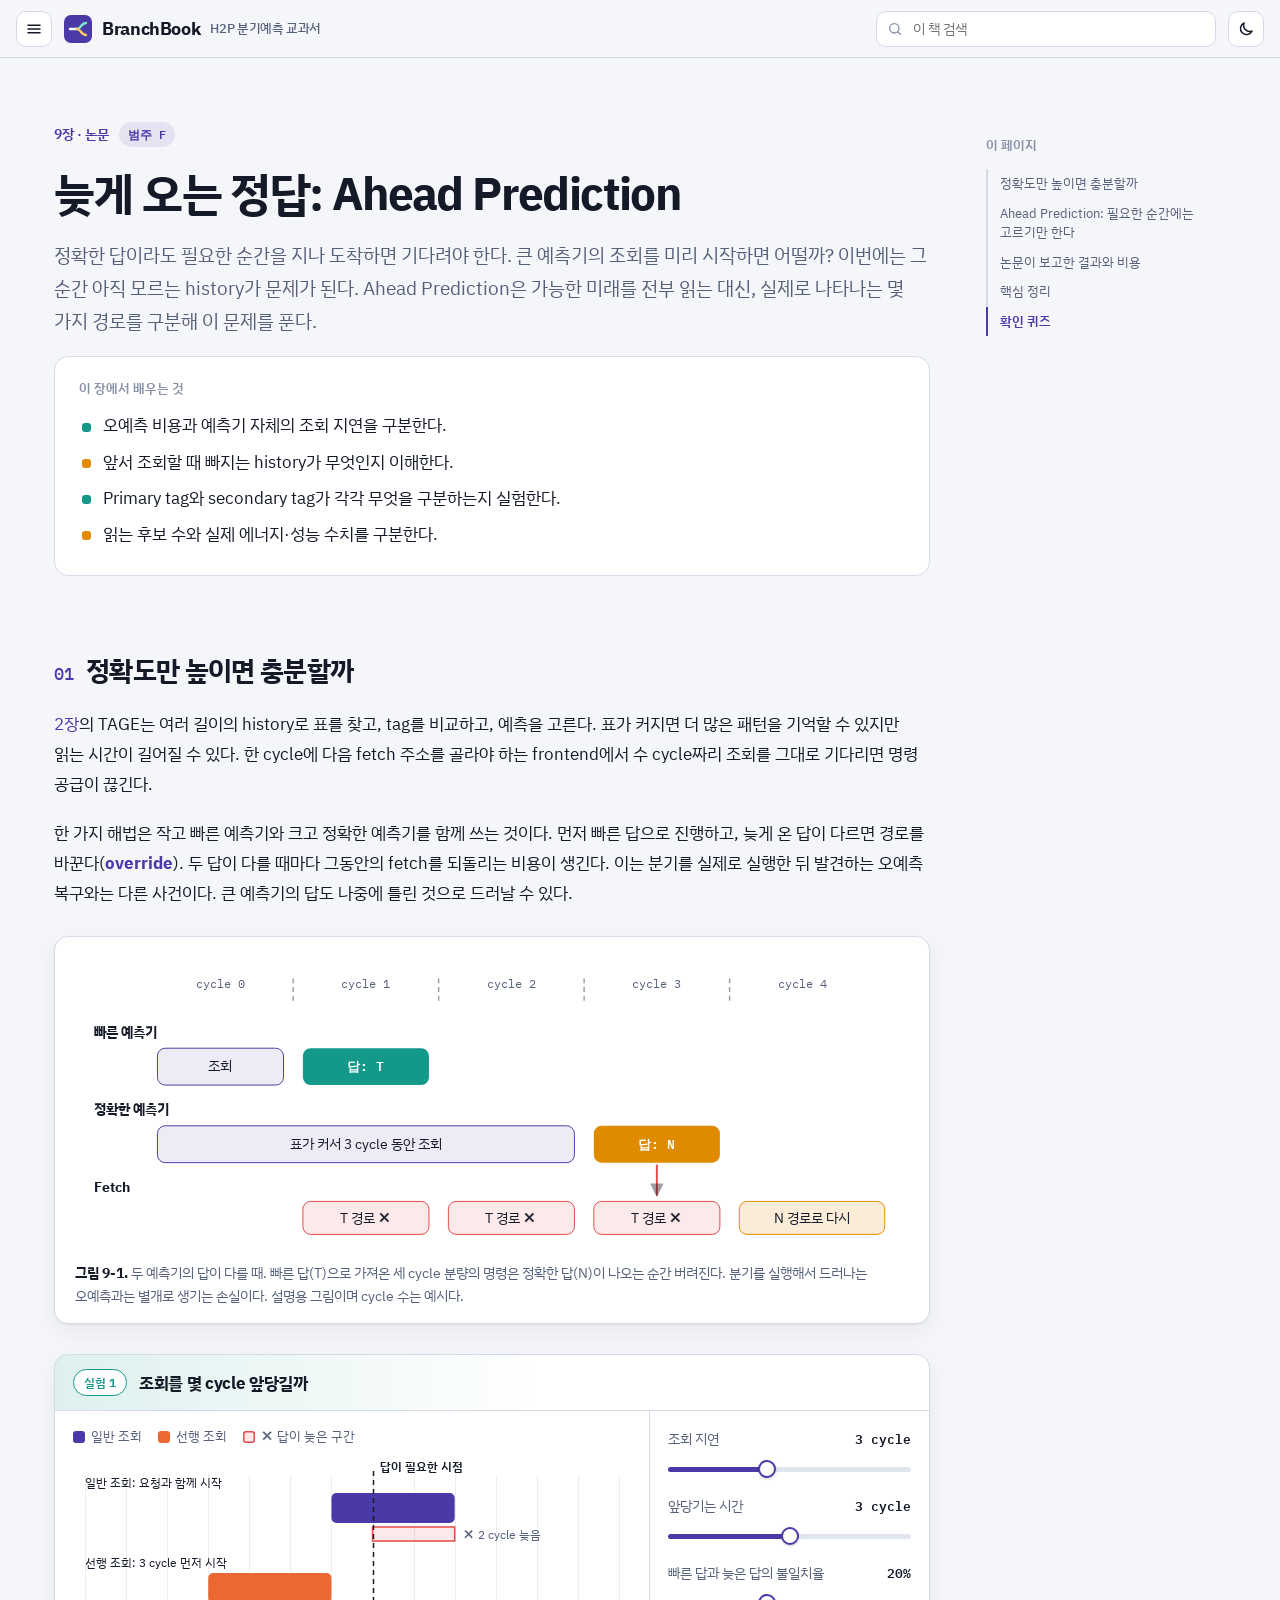
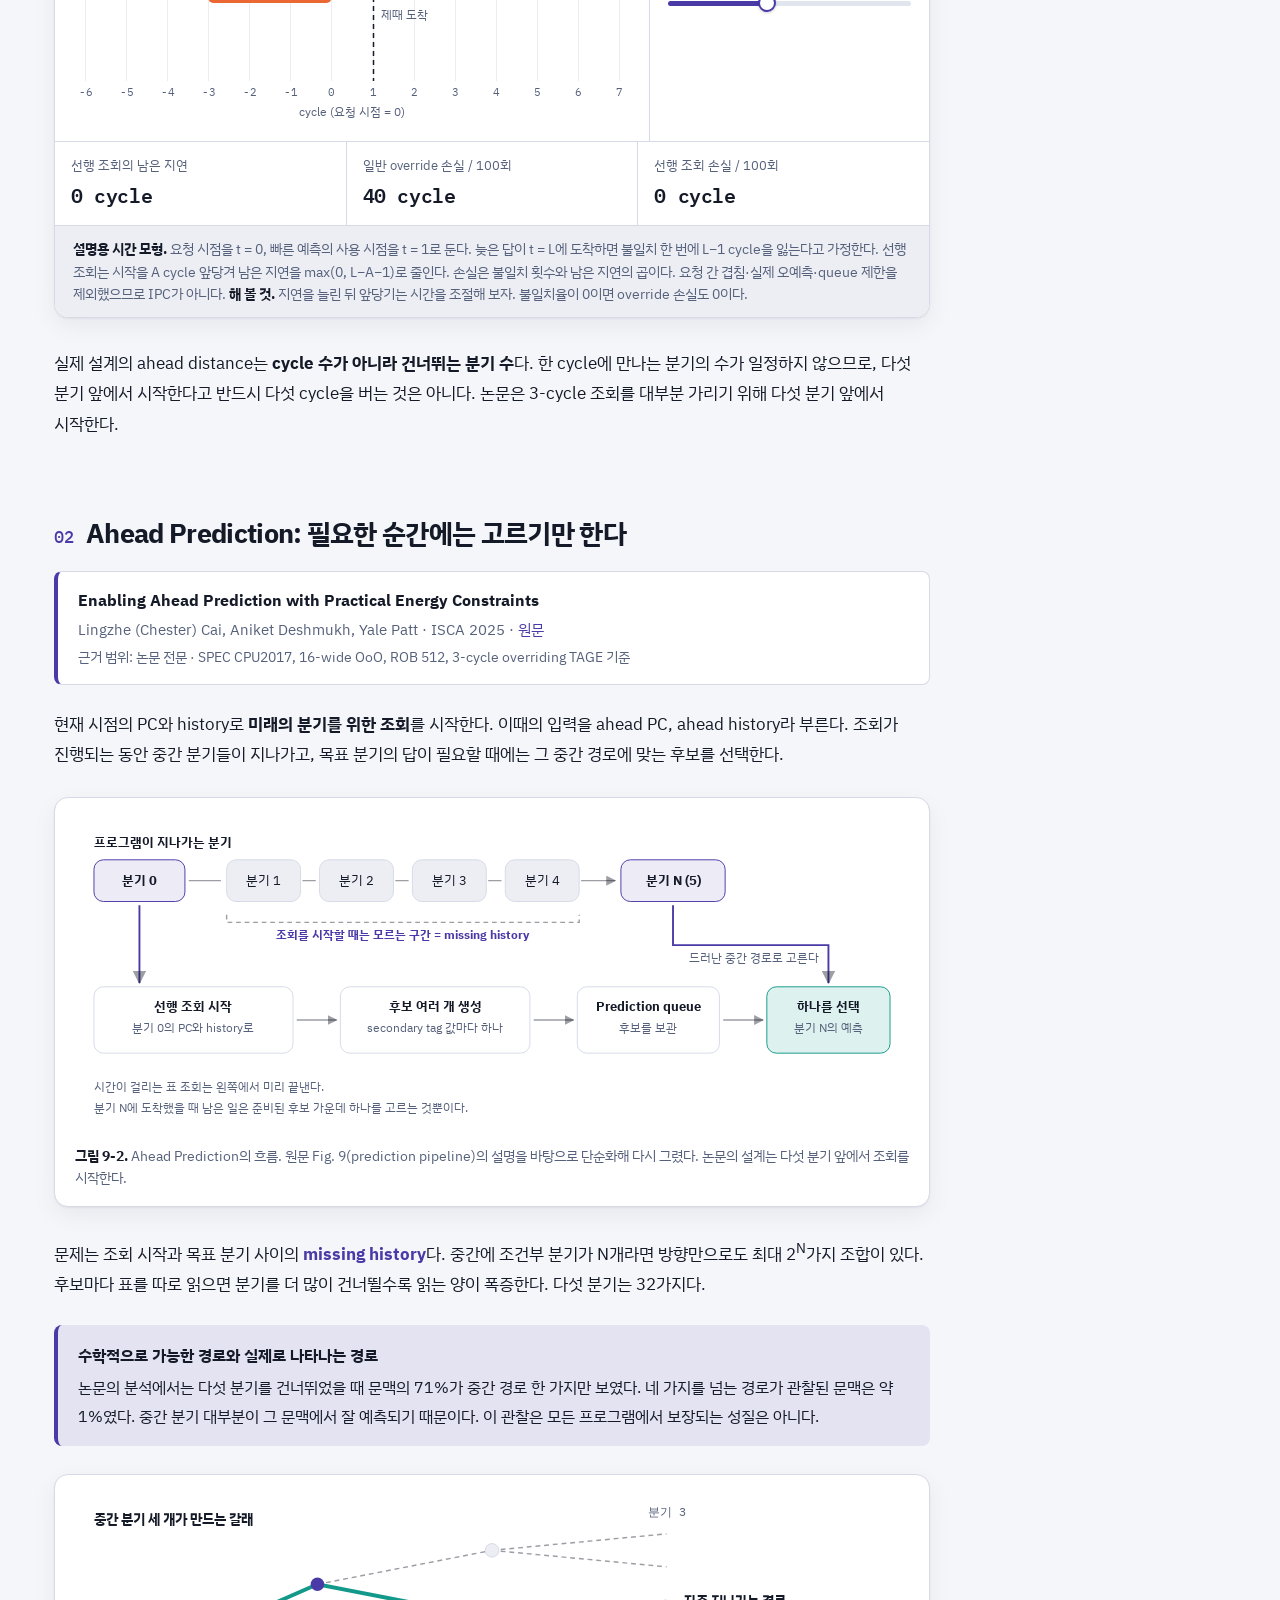
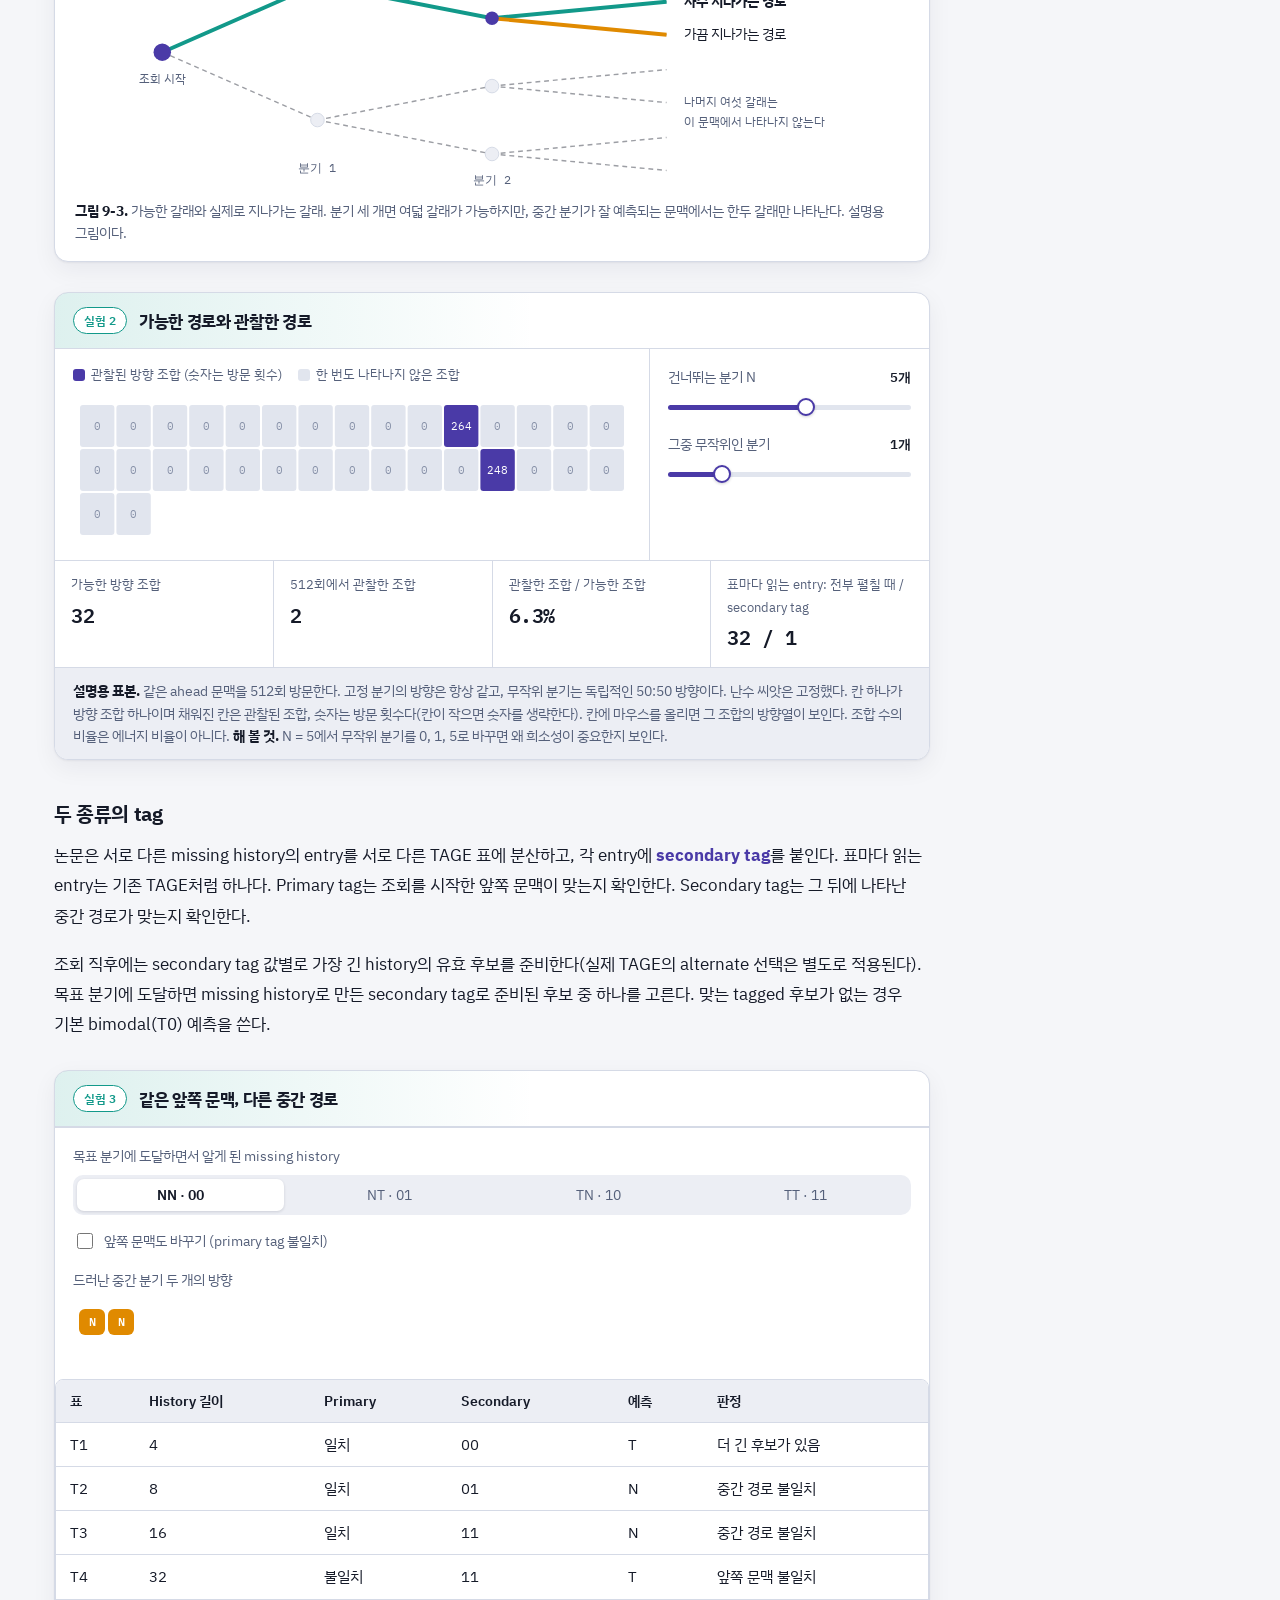
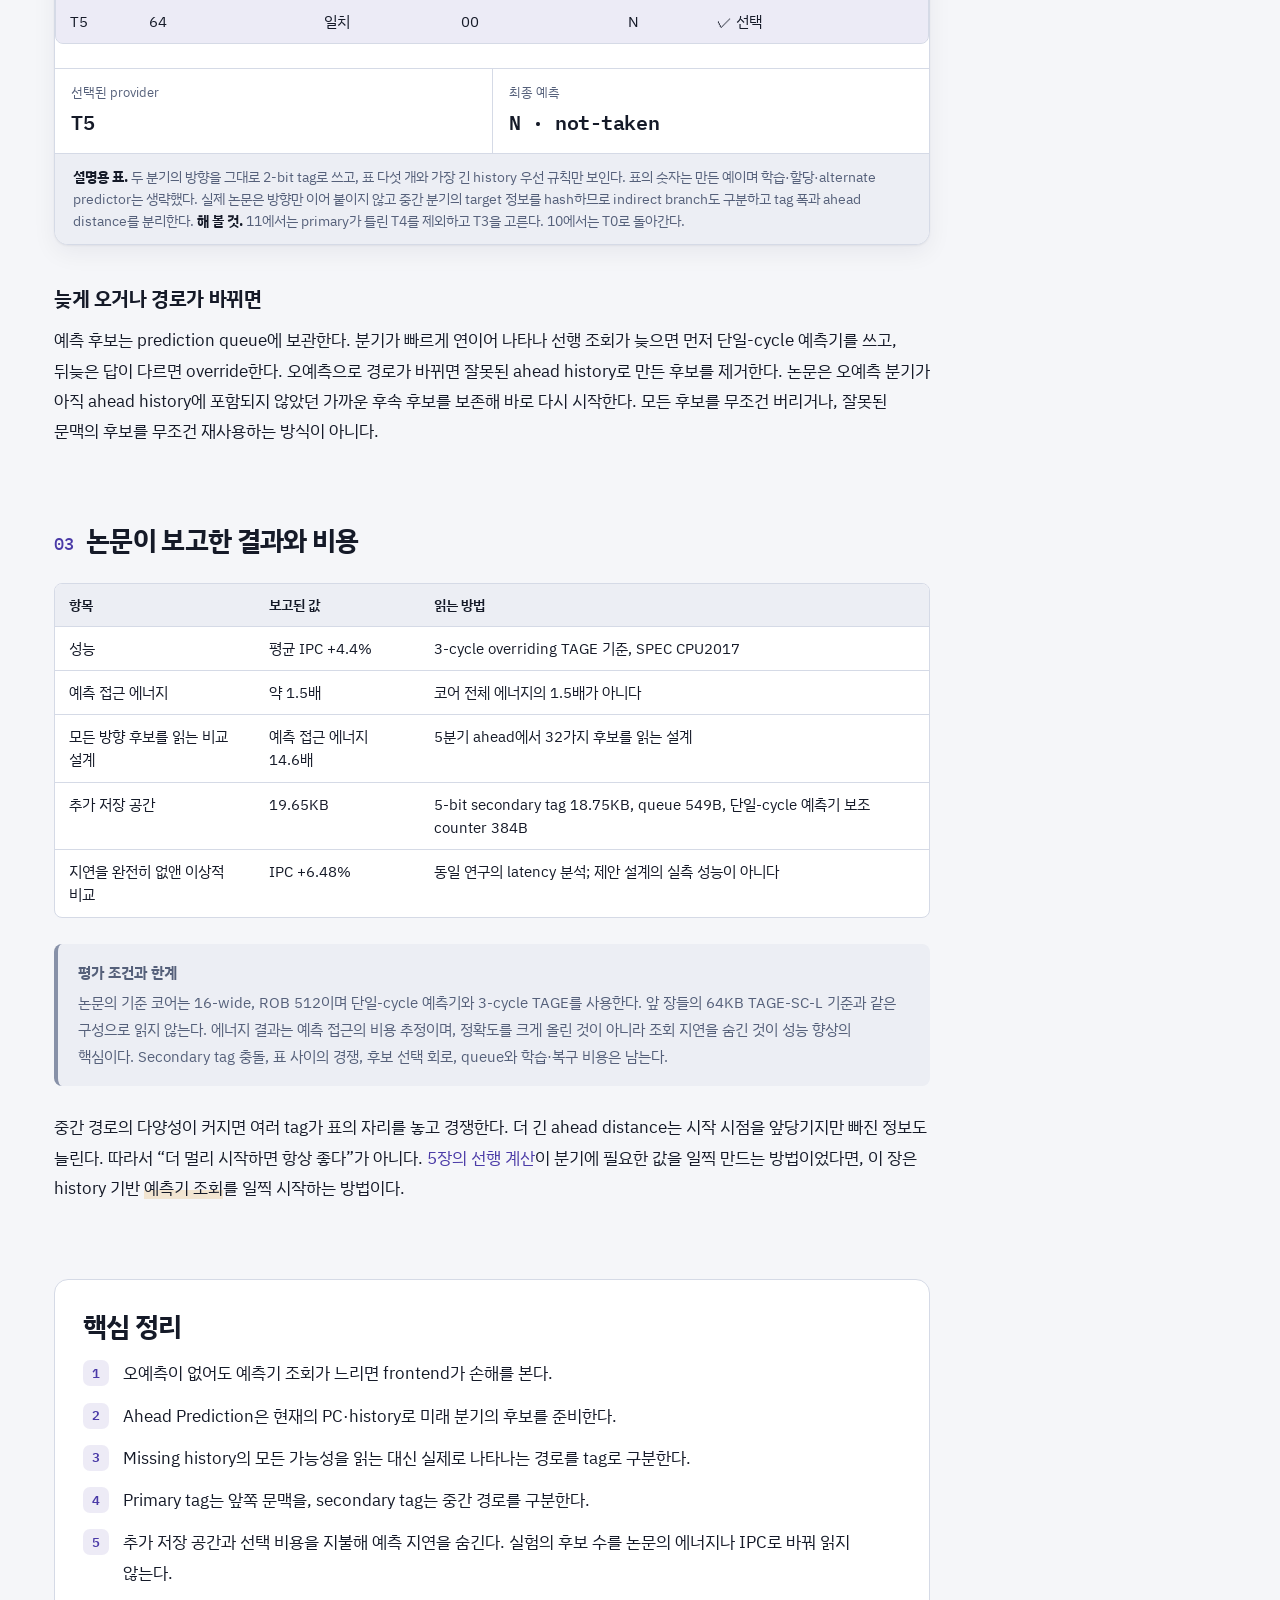
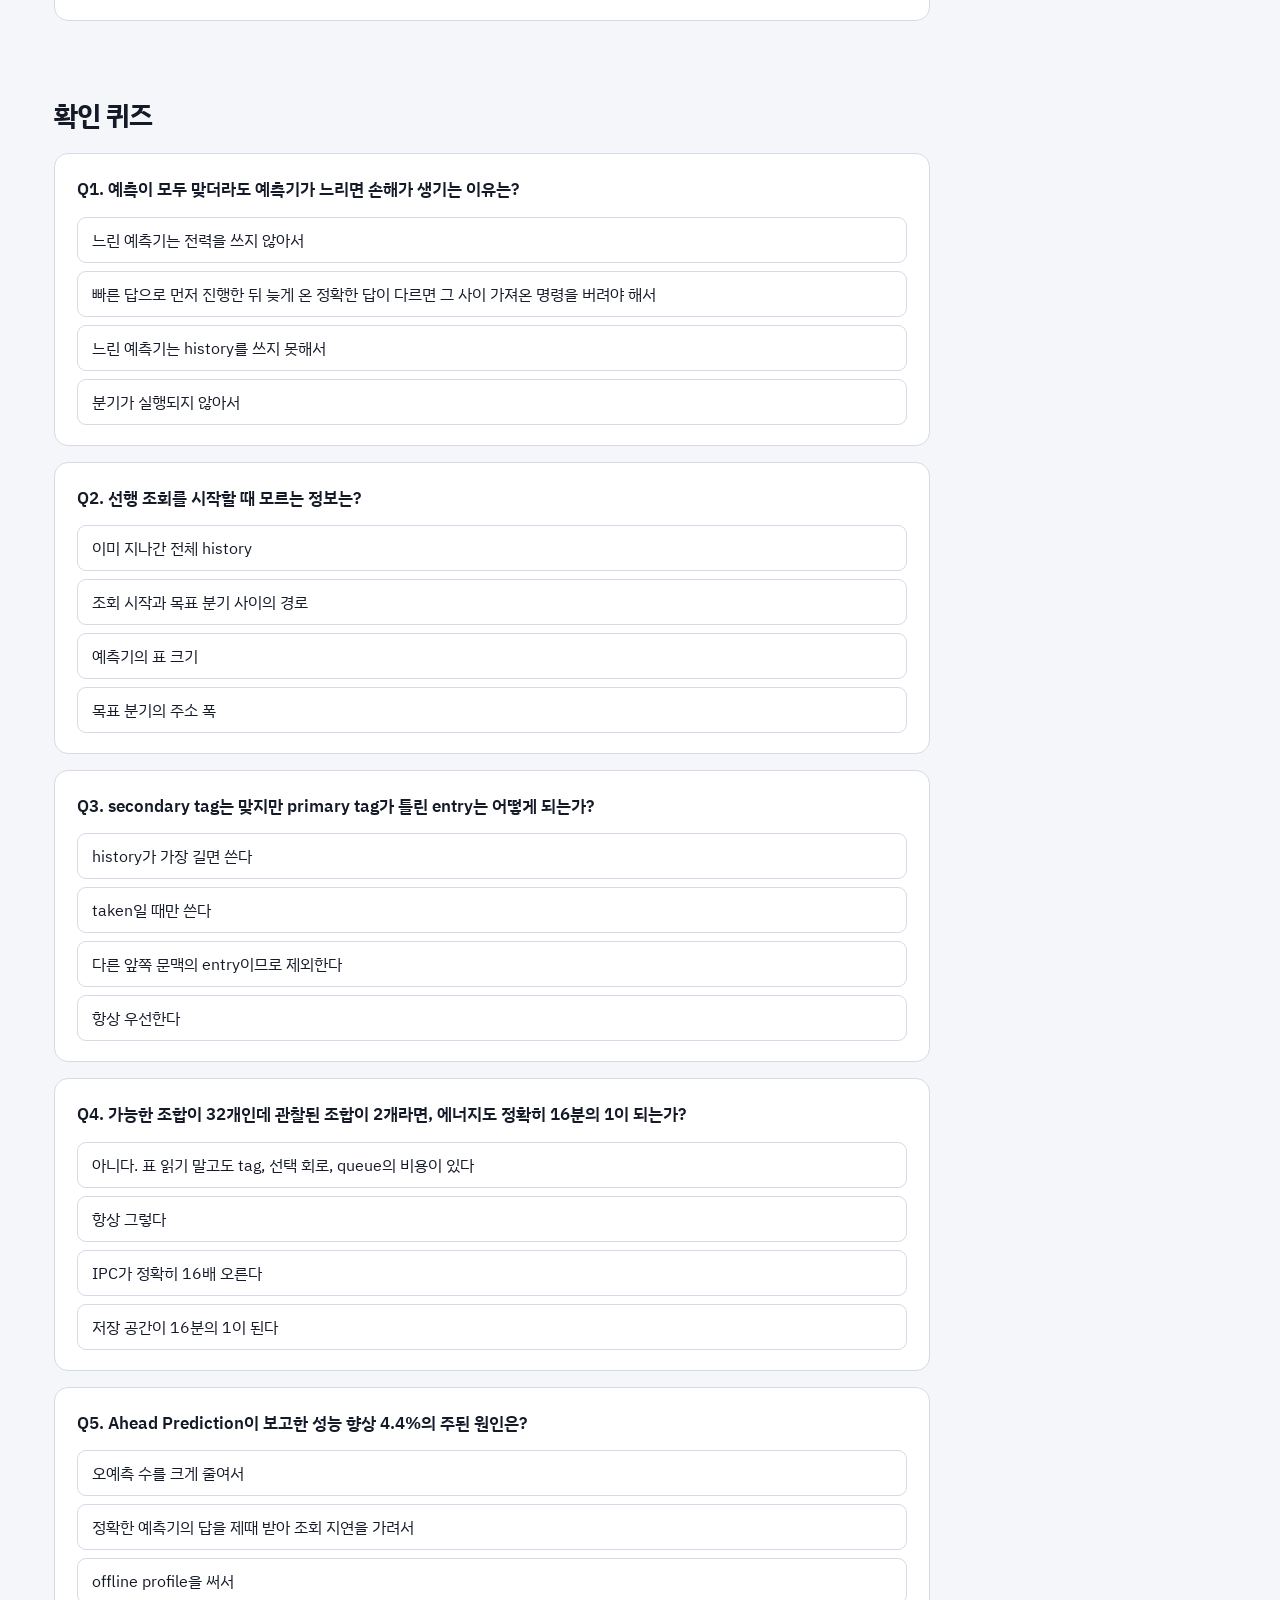
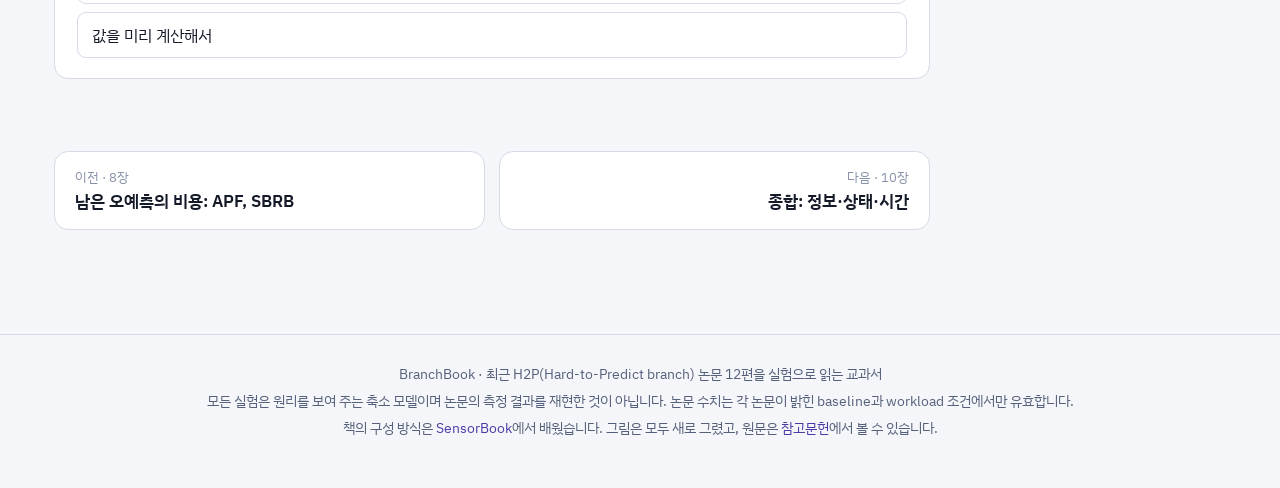
<file: chapters/latency.html>
<!doctype html>
<html lang="ko">
<head>
<meta charset="utf-8">
<meta name="viewport" content="width=device-width, initial-scale=1">
<title>9장 · 늦게 오는 정답: Ahead Prediction — BranchBook</title>
<meta name="description" content="정확한 분기예측도 늦게 오면 손해다. Ahead Prediction의 선행 조회, 빠진 history와 secondary tag를 세 가지 실험으로 배운다.">
<link rel="icon" href="../favicon.svg" type="image/svg+xml">
<link rel="stylesheet" href="../css/style.css">
<script src="../js/common.js"></script>
</head>
<body data-root="../" data-chapter="latency">
<main class="chapter">
<header class="chapter-hero">
<p class="chapter-kicker"></p>
<h1>늦게 오는 정답: Ahead Prediction</h1>
<p class="lead">정확한 답이라도 필요한 순간을 지나 도착하면 기다려야 한다. 큰 예측기의 조회를 미리 시작하면 어떨까? 이번에는 그 순간 아직 모르는 history가 문제가 된다. Ahead Prediction은 가능한 미래를 전부 읽는 대신, 실제로 나타나는 몇 가지 경로를 구분해 이 문제를 푼다.</p>
<div class="objectives"><p class="objectives-title">이 장에서 배우는 것</p><ul>
<li>오예측 비용과 예측기 자체의 조회 지연을 구분한다.</li>
<li>앞서 조회할 때 빠지는 history가 무엇인지 이해한다.</li>
<li>Primary tag와 secondary tag가 각각 무엇을 구분하는지 실험한다.</li>
<li>읽는 후보 수와 실제 에너지·성능 수치를 구분한다.</li>
</ul></div>
</header>
<section id="latency">
<h2>정확도만 높이면 충분할까</h2>
<p><a href="history.html">2장</a>의 TAGE는 여러 길이의 history로 표를 찾고, tag를 비교하고, 예측을 고른다. 표가 커지면 더 많은 패턴을 기억할 수 있지만 읽는 시간이 길어질 수 있다. 한 cycle에 다음 fetch 주소를 골라야 하는 frontend에서 수 cycle짜리 조회를 그대로 기다리면 명령 공급이 끊긴다.</p>
<p>한 가지 해법은 작고 빠른 예측기와 크고 정확한 예측기를 함께 쓰는 것이다. 먼저 빠른 답으로 진행하고, 늦게 온 답이 다르면 경로를 바꾼다(<span class="term">override</span>). 두 답이 다를 때마다 그동안의 fetch를 되돌리는 비용이 생긴다. 이는 분기를 실제로 실행한 뒤 발견하는 오예측 복구와는 다른 사건이다. 큰 예측기의 답도 나중에 틀린 것으로 드러날 수 있다.</p>
<figure class="diagram">
<svg viewBox="0 0 860 300" role="img" aria-label="빠른 예측기의 답으로 먼저 진행하다가 늦게 나온 정확한 답이 다르면 그 사이 가져온 명령을 버리는 과정">
<defs><marker id="latency-arrow" viewBox="0 0 10 10" refX="9" refY="5" markerWidth="7" markerHeight="7" orient="auto"><path d="M0,0 L10,5 L0,10 z" class="arrow-head"/></marker></defs>
<text x="150" y="30" text-anchor="middle" class="label-mono">cycle 0</text>
<text x="300" y="30" text-anchor="middle" class="label-mono">cycle 1</text>
<text x="450" y="30" text-anchor="middle" class="label-mono">cycle 2</text>
<text x="600" y="30" text-anchor="middle" class="label-mono">cycle 3</text>
<text x="750" y="30" text-anchor="middle" class="label-mono">cycle 4</text>
<path d="M225 20 V44 M375 20 V44 M525 20 V44 M675 20 V44" class="stroke-dashed"/>
<text x="20" y="80" class="label-strong">빠른 예측기</text>
<rect x="85" y="92" width="130" height="38" rx="8" class="fill-accent-soft"/><text x="150" y="116" text-anchor="middle" class="label">조회</text>
<rect x="235" y="92" width="130" height="38" rx="8" class="fill-taken"/><text x="300" y="116" text-anchor="middle" class="label-on-color">답: T</text>
<text x="20" y="160" class="label-strong">정확한 예측기</text>
<rect x="85" y="172" width="430" height="38" rx="8" class="fill-accent-soft"/><text x="300" y="196" text-anchor="middle" class="label">표가 커서 3 cycle 동안 조회</text>
<rect x="535" y="172" width="130" height="38" rx="8" class="fill-not-taken"/><text x="600" y="196" text-anchor="middle" class="label-on-color">답: N</text>
<text x="20" y="240" class="label-strong">Fetch</text>
<rect x="235" y="250" width="130" height="34" rx="8" class="fill-mispredict-soft"/><text x="300" y="272" text-anchor="middle" class="label">T 경로 ✕</text>
<rect x="385" y="250" width="130" height="34" rx="8" class="fill-mispredict-soft"/><text x="450" y="272" text-anchor="middle" class="label">T 경로 ✕</text>
<rect x="535" y="250" width="130" height="34" rx="8" class="fill-mispredict-soft"/><text x="600" y="272" text-anchor="middle" class="label">T 경로 ✕</text>
<rect x="685" y="250" width="150" height="34" rx="8" class="fill-not-taken-soft"/><text x="760" y="272" text-anchor="middle" class="label">N 경로로 다시</text>
<path d="M600 212 V244" class="stroke-mispredict" marker-end="url(#latency-arrow)"/>
</svg>
<figcaption><b>그림 9-1.</b> 두 예측기의 답이 다를 때. 빠른 답(T)으로 가져온 세 cycle 분량의 명령은 정확한 답(N)이 나오는 순간 버려진다. 분기를 실행해서 드러나는 오예측과는 별개로 생기는 손실이다. 설명용 그림이며 cycle 수는 예시다.</figcaption>
</figure>
<div class="simulator" id="simulator-timing">
<div class="simulator-head"><span class="simulator-tag">실험 1</span><h3>조회를 몇 cycle 앞당길까</h3></div>
<div class="simulator-body side"><div class="simulator-view"><div class="legend"><span><i style="background:var(--series-1)"></i>일반 조회</span><span><i style="background:var(--series-2)"></i>선행 조회</span><span><i style="background:var(--mispredict-soft); box-shadow: inset 0 0 0 1.5px var(--mispredict)"></i>✕ 답이 늦은 구간</span></div><canvas id="timing-canvas" data-height="270" aria-label="일반 조회와 선행 조회의 시작, 도착, 필요한 시각 비교"></canvas></div>
<div class="simulator-controls">
<label class="control"><span>조회 지연 <output id="timing-latency-output"></output></span><input type="range" id="timing-latency" min="1" max="6" value="3"></label>
<label class="control"><span>앞당기는 시간 <output id="timing-lead-output"></output></span><input type="range" id="timing-lead" min="0" max="6" value="3"></label>
<label class="control"><span>빠른 답과 늦은 답의 불일치율 <output id="timing-disagreement-output"></output></span><input type="range" id="timing-disagreement" min="0" max="50" step="5" value="20"></label>
</div></div>
<div class="simulator-readout">
<div class="statistic"><span class="statistic-label">선행 조회의 남은 지연</span><span class="statistic-value" id="timing-remaining">—</span></div>
<div class="statistic"><span class="statistic-label">일반 override 손실 / 100회</span><span class="statistic-value" id="timing-baseline">—</span></div>
<div class="statistic"><span class="statistic-label">선행 조회 손실 / 100회</span><span class="statistic-value" id="timing-ahead">—</span></div>
</div>
<div class="simulator-note"><b>설명용 시간 모형.</b> 요청 시점을 t = 0, 빠른 예측의 사용 시점을 t = 1로 둔다. 늦은 답이 t = L에 도착하면 불일치 한 번에 L−1 cycle을 잃는다고 가정한다. 선행 조회는 시작을 A cycle 앞당겨 남은 지연을 max(0, L−A−1)로 줄인다. 손실은 불일치 횟수와 남은 지연의 곱이다. 요청 간 겹침·실제 오예측·queue 제한을 제외했으므로 IPC가 아니다. <b>해 볼 것.</b> 지연을 늘린 뒤 앞당기는 시간을 조절해 보자. 불일치율이 0이면 override 손실도 0이다.</div>
</div>
<p>실제 설계의 ahead distance는 <strong>cycle 수가 아니라 건너뛰는 분기 수</strong>다. 한 cycle에 만나는 분기의 수가 일정하지 않으므로, 다섯 분기 앞에서 시작한다고 반드시 다섯 cycle을 버는 것은 아니다. 논문은 3-cycle 조회를 대부분 가리기 위해 다섯 분기 앞에서 시작한다.</p>
</section>
<section id="ahead">
<h2>Ahead Prediction: 필요한 순간에는 고르기만 한다</h2>
<div class="paper-card"><span class="paper-title">Enabling Ahead Prediction with Practical Energy Constraints</span><span class="paper-meta">Lingzhe (Chester) Cai, Aniket Deshmukh, Yale Patt · ISCA 2025 · <a href="https://hps.ece.utexas.edu/pub/cai_ahead.pdf" rel="noopener">원문</a></span><span class="paper-scope">근거 범위: 논문 전문 · SPEC CPU2017, 16-wide OoO, ROB 512, 3-cycle overriding TAGE 기준</span></div>
<p>현재 시점의 PC와 history로 <strong>미래의 분기를 위한 조회</strong>를 시작한다. 이때의 입력을 ahead PC, ahead history라 부른다. 조회가 진행되는 동안 중간 분기들이 지나가고, 목표 분기의 답이 필요할 때에는 그 중간 경로에 맞는 후보를 선택한다.</p>
<figure class="diagram">
<svg viewBox="0 0 880 330" role="img" aria-label="Ahead Prediction의 흐름: 분기 0에서 조회를 시작하고, 중간 분기가 지나가는 동안 후보를 준비해 queue에 넣고, 분기 N에서 secondary tag로 하나를 고른다">
<defs><marker id="ahead-arrow" viewBox="0 0 10 10" refX="9" refY="5" markerWidth="7" markerHeight="7" orient="auto"><path d="M0,0 L10,5 L0,10 z" class="arrow-head"/></marker></defs>
<text x="20" y="28" class="label-strong">프로그램이 지나가는 분기</text>
<rect x="20" y="42" width="96" height="44" rx="10" class="fill-accent-soft"/><text x="68" y="69" text-anchor="middle" class="label-strong">분기 0</text>
<rect x="160" y="42" width="78" height="44" rx="10" class="fill-surface"/><text x="199" y="69" text-anchor="middle" class="label">분기 1</text>
<rect x="258" y="42" width="78" height="44" rx="10" class="fill-surface"/><text x="297" y="69" text-anchor="middle" class="label">분기 2</text>
<rect x="356" y="42" width="78" height="44" rx="10" class="fill-surface"/><text x="395" y="69" text-anchor="middle" class="label">분기 3</text>
<rect x="454" y="42" width="78" height="44" rx="10" class="fill-surface"/><text x="493" y="69" text-anchor="middle" class="label">분기 4</text>
<rect x="576" y="42" width="110" height="44" rx="10" class="fill-accent-soft"/><text x="631" y="69" text-anchor="middle" class="label-strong">분기 N (5)</text>
<path d="M120 64 H154 M240 64 H254 M338 64 H352 M436 64 H450 M534 64 H570" class="stroke-line" marker-end="url(#ahead-arrow)"/>
<path d="M160 100 V108 H532 V100" class="stroke-dashed"/>
<text x="346" y="126" text-anchor="middle" class="label-accent">조회를 시작할 때는 모르는 구간 = missing history</text>

<path d="M68 90 V172" class="stroke-accent" marker-end="url(#ahead-arrow)"/>
<rect x="20" y="176" width="210" height="70" rx="10" class="fill-elevated"/>
<text x="125" y="202" text-anchor="middle" class="label-strong">선행 조회 시작</text>
<text x="125" y="224" text-anchor="middle" class="label-dim">분기 0의 PC와 history로</text>
<path d="M234 211 H276" class="stroke-line" marker-end="url(#ahead-arrow)"/>
<rect x="280" y="176" width="200" height="70" rx="10" class="fill-elevated"/>
<text x="380" y="202" text-anchor="middle" class="label-strong">후보 여러 개 생성</text>
<text x="380" y="224" text-anchor="middle" class="label-dim">secondary tag 값마다 하나</text>
<path d="M484 211 H526" class="stroke-line" marker-end="url(#ahead-arrow)"/>
<rect x="530" y="176" width="150" height="70" rx="10" class="fill-elevated"/>
<text x="605" y="202" text-anchor="middle" class="label-strong">Prediction queue</text>
<text x="605" y="224" text-anchor="middle" class="label-dim">후보를 보관</text>
<path d="M684 211 H726" class="stroke-line" marker-end="url(#ahead-arrow)"/>
<rect x="730" y="176" width="130" height="70" rx="10" class="fill-taken-soft"/>
<text x="795" y="202" text-anchor="middle" class="label-strong">하나를 선택</text>
<text x="795" y="224" text-anchor="middle" class="label-dim">분기 N의 예측</text>
<path d="M631 90 V132 H795 V172" class="stroke-accent" marker-end="url(#ahead-arrow)"/>
<text x="716" y="150" text-anchor="middle" class="label-dim">드러난 중간 경로로 고른다</text>
<text x="20" y="286" class="label-dim">시간이 걸리는 표 조회는 왼쪽에서 미리 끝낸다.</text>
<text x="20" y="308" class="label-dim">분기 N에 도착했을 때 남은 일은 준비된 후보 가운데 하나를 고르는 것뿐이다.</text>
</svg>
<figcaption><b>그림 9-2.</b> Ahead Prediction의 흐름. 원문 Fig. 9(prediction pipeline)의 설명을 바탕으로 단순화해 다시 그렸다. 논문의 설계는 다섯 분기 앞에서 조회를 시작한다.</figcaption>
</figure>
<p>문제는 조회 시작과 목표 분기 사이의 <span class="term">missing history</span>다. 중간에 조건부 분기가 N개라면 방향만으로도 최대 2<sup>N</sup>가지 조합이 있다. 후보마다 표를 따로 읽으면 분기를 더 많이 건너뛸수록 읽는 양이 폭증한다. 다섯 분기는 32가지다.</p>
<div class="callout"><strong>수학적으로 가능한 경로와 실제로 나타나는 경로</strong><p>논문의 분석에서는 다섯 분기를 건너뛰었을 때 문맥의 71%가 중간 경로 한 가지만 보였다. 네 가지를 넘는 경로가 관찰된 문맥은 약 1%였다. 중간 분기 대부분이 그 문맥에서 잘 예측되기 때문이다. 이 관찰은 모든 프로그램에서 보장되는 성질은 아니다.</p></div>
<figure class="diagram">
<svg viewBox="0 0 860 300" role="img" aria-label="중간 분기 세 개가 만드는 여덟 갈래 가운데 실제로 지나간 두 갈래">
<text x="20" y="28" class="label-strong">중간 분기 세 개가 만드는 갈래</text>
<g class="stroke-dashed">
<path d="M90 160 L250 90 M90 160 L250 230"/>
<path d="M250 90 L430 55 M250 90 L430 125 M250 230 L430 195 M250 230 L430 265"/>
<path d="M430 55 L610 38 M430 55 L610 72 M430 125 L610 108 M430 125 L610 142 M430 195 L610 178 M430 195 L610 212 M430 265 L610 248 M430 265 L610 282"/>
</g>
<path d="M90 160 L250 90 L430 125 L610 108" class="stroke-taken" style="stroke-width:4"/>
<path d="M430 125 L610 142" class="stroke-not-taken" style="stroke-width:4"/>
<circle cx="90" cy="160" r="9" class="fill-accent"/>
<circle cx="250" cy="90" r="7" class="fill-accent"/><circle cx="250" cy="230" r="7" class="fill-surface"/>
<circle cx="430" cy="55" r="7" class="fill-surface"/><circle cx="430" cy="125" r="7" class="fill-accent"/><circle cx="430" cy="195" r="7" class="fill-surface"/><circle cx="430" cy="265" r="7" class="fill-surface"/>
<text x="90" y="192" text-anchor="middle" class="label-dim">조회 시작</text>
<text x="250" y="284" text-anchor="middle" class="label-mono">분기 1</text>
<text x="430" y="296" text-anchor="middle" class="label-mono">분기 2</text>
<text x="610" y="20" text-anchor="middle" class="label-mono">분기 3</text>
<text x="628" y="112" class="label-strong">자주 지나가는 경로</text>
<text x="628" y="146" class="label">가끔 지나가는 경로</text>
<text x="628" y="216" class="label-dim">나머지 여섯 갈래는</text>
<text x="628" y="236" class="label-dim">이 문맥에서 나타나지 않는다</text>
</svg>
<figcaption><b>그림 9-3.</b> 가능한 갈래와 실제로 지나가는 갈래. 분기 세 개면 여덟 갈래가 가능하지만, 중간 분기가 잘 예측되는 문맥에서는 한두 갈래만 나타난다. 설명용 그림이다.</figcaption>
</figure>
<div class="simulator" id="simulator-patterns">
<div class="simulator-head"><span class="simulator-tag">실험 2</span><h3>가능한 경로와 관찰한 경로</h3></div>
<div class="simulator-body side"><div class="simulator-view"><div class="legend"><span><i style="background:var(--accent)"></i>관찰된 방향 조합 (숫자는 방문 횟수)</span><span><i style="background:var(--surface-strong)"></i>한 번도 나타나지 않은 조합</span></div><canvas id="patterns-canvas" data-height="300" aria-label="가능한 방향 조합 중 실제 표본에 나타난 조합과 빈도"></canvas></div><div class="simulator-controls">
<label class="control"><span>건너뛰는 분기 N <output id="patterns-distance-output"></output></span><input type="range" id="patterns-distance" min="1" max="8" value="5"></label>
<label class="control"><span>그중 무작위인 분기 <output id="patterns-random-output"></output></span><input type="range" id="patterns-random" min="0" max="5" value="1"></label>
</div></div>
<div class="simulator-readout">
<div class="statistic"><span class="statistic-label">가능한 방향 조합</span><span class="statistic-value" id="patterns-possible">—</span></div>
<div class="statistic"><span class="statistic-label">512회에서 관찰한 조합</span><span class="statistic-value" id="patterns-observed">—</span></div>
<div class="statistic"><span class="statistic-label">관찰한 조합 / 가능한 조합</span><span class="statistic-value" id="patterns-share">—</span></div>
<div class="statistic"><span class="statistic-label">표마다 읽는 entry: 전부 펼칠 때 / secondary tag</span><span class="statistic-value" id="patterns-reads">—</span></div>
</div>
<div class="simulator-note"><b>설명용 표본.</b> 같은 ahead 문맥을 512회 방문한다. 고정 분기의 방향은 항상 같고, 무작위 분기는 독립적인 50:50 방향이다. 난수 씨앗은 고정했다. 칸 하나가 방향 조합 하나이며 채워진 칸은 관찰된 조합, 숫자는 방문 횟수다(칸이 작으면 숫자를 생략한다). 칸에 마우스를 올리면 그 조합의 방향열이 보인다. 조합 수의 비율은 에너지 비율이 아니다. <b>해 볼 것.</b> N = 5에서 무작위 분기를 0, 1, 5로 바꾸면 왜 희소성이 중요한지 보인다.</div>
</div>
<h3>두 종류의 tag</h3>
<p>논문은 서로 다른 missing history의 entry를 서로 다른 TAGE 표에 분산하고, 각 entry에 <span class="term">secondary tag</span>를 붙인다. 표마다 읽는 entry는 기존 TAGE처럼 하나다. Primary tag는 조회를 시작한 앞쪽 문맥이 맞는지 확인한다. Secondary tag는 그 뒤에 나타난 중간 경로가 맞는지 확인한다.</p>
<p>조회 직후에는 secondary tag 값별로 가장 긴 history의 유효 후보를 준비한다(실제 TAGE의 alternate 선택은 별도로 적용된다). 목표 분기에 도달하면 missing history로 만든 secondary tag로 준비된 후보 중 하나를 고른다. 맞는 tagged 후보가 없는 경우 기본 bimodal(T0) 예측을 쓴다.</p>
<div class="simulator" id="simulator-tags">
<div class="simulator-head"><span class="simulator-tag">실험 3</span><h3>같은 앞쪽 문맥, 다른 중간 경로</h3></div>
<div class="simulator-body"><div class="simulator-controls">
<div class="control"><span>목표 분기에 도달하면서 알게 된 missing history</span><div class="segmented" id="tags-history"><button data-value="00" class="on">NN · 00</button><button data-value="01">NT · 01</button><button data-value="10">TN · 10</button><button data-value="11">TT · 11</button></div></div>
<label class="check"><input type="checkbox" id="tags-primary"> 앞쪽 문맥도 바꾸기 (primary tag 불일치)</label>
<div class="control"><span>드러난 중간 분기 두 개의 방향</span><div id="tags-strip"></div></div>
</div><div class="table-wrap"><table><thead><tr><th>표</th><th>History 길이</th><th>Primary</th><th>Secondary</th><th>예측</th><th>판정</th></tr></thead><tbody id="tags-rows"></tbody></table></div></div>
<div class="simulator-readout"><div class="statistic"><span class="statistic-label">선택된 provider</span><span class="statistic-value" id="tags-provider">—</span></div><div class="statistic"><span class="statistic-label">최종 예측</span><span class="statistic-value" id="tags-result">—</span></div></div>
<div class="simulator-note"><b>설명용 표.</b> 두 분기의 방향을 그대로 2-bit tag로 쓰고, 표 다섯 개와 가장 긴 history 우선 규칙만 보인다. 표의 숫자는 만든 예이며 학습·할당·alternate predictor는 생략했다. 실제 논문은 방향만 이어 붙이지 않고 중간 분기의 target 정보를 hash하므로 indirect branch도 구분하고 tag 폭과 ahead distance를 분리한다. <b>해 볼 것.</b> 11에서는 primary가 틀린 T4를 제외하고 T3을 고른다. 10에서는 T0로 돌아간다.</div>
</div>
<h3>늦게 오거나 경로가 바뀌면</h3>
<p>예측 후보는 prediction queue에 보관한다. 분기가 빠르게 연이어 나타나 선행 조회가 늦으면 먼저 단일-cycle 예측기를 쓰고, 뒤늦은 답이 다르면 override한다. 오예측으로 경로가 바뀌면 잘못된 ahead history로 만든 후보를 제거한다. 논문은 오예측 분기가 아직 ahead history에 포함되지 않았던 가까운 후속 후보를 보존해 바로 다시 시작한다. 모든 후보를 무조건 버리거나, 잘못된 문맥의 후보를 무조건 재사용하는 방식이 아니다.</p>
</section>
<section id="results">
<h2>논문이 보고한 결과와 비용</h2>
<div class="table-wrap"><table><thead><tr><th>항목</th><th>보고된 값</th><th>읽는 방법</th></tr></thead><tbody>
<tr><td>성능</td><td>평균 IPC +4.4%</td><td>3-cycle overriding TAGE 기준, SPEC CPU2017</td></tr>
<tr><td>예측 접근 에너지</td><td>약 1.5배</td><td>코어 전체 에너지의 1.5배가 아니다</td></tr>
<tr><td>모든 방향 후보를 읽는 비교 설계</td><td>예측 접근 에너지 14.6배</td><td>5분기 ahead에서 32가지 후보를 읽는 설계</td></tr>
<tr><td>추가 저장 공간</td><td>19.65KB</td><td>5-bit secondary tag 18.75KB, queue 549B, 단일-cycle 예측기 보조 counter 384B</td></tr>
<tr><td>지연을 완전히 없앤 이상적 비교</td><td>IPC +6.48%</td><td>동일 연구의 latency 분석; 제안 설계의 실측 성능이 아니다</td></tr>
</tbody></table></div>
<div class="callout evidence"><strong>평가 조건과 한계</strong><p>논문의 기준 코어는 16-wide, ROB 512이며 단일-cycle 예측기와 3-cycle TAGE를 사용한다. 앞 장들의 64KB TAGE-SC-L 기준과 같은 구성으로 읽지 않는다. 에너지 결과는 예측 접근의 비용 추정이며, 정확도를 크게 올린 것이 아니라 조회 지연을 숨긴 것이 성능 향상의 핵심이다. Secondary tag 충돌, 표 사이의 경쟁, 후보 선택 회로, queue와 학습·복구 비용은 남는다.</p></div>
<p>중간 경로의 다양성이 커지면 여러 tag가 표의 자리를 놓고 경쟁한다. 더 긴 ahead distance는 시작 시점을 앞당기지만 빠진 정보도 늘린다. 따라서 “더 멀리 시작하면 항상 좋다”가 아니다. <a href="value.html">5장의 선행 계산</a>이 분기에 필요한 값을 일찍 만드는 방법이었다면, 이 장은 history 기반 <em>예측기 조회</em>를 일찍 시작하는 방법이다.</p>
</section>
<section id="summary" class="keypoints"><h2>핵심 정리</h2><ol>
<li>오예측이 없어도 예측기 조회가 느리면 frontend가 손해를 본다.</li>
<li>Ahead Prediction은 현재의 PC·history로 미래 분기의 후보를 준비한다.</li>
<li>Missing history의 모든 가능성을 읽는 대신 실제로 나타나는 경로를 tag로 구분한다.</li>
<li>Primary tag는 앞쪽 문맥을, secondary tag는 중간 경로를 구분한다.</li>
<li>추가 저장 공간과 선택 비용을 지불해 예측 지연을 숨긴다. 실험의 후보 수를 논문의 에너지나 IPC로 바꿔 읽지 않는다.</li>
</ol></section>
<section id="quiz"><h2>확인 퀴즈</h2><div class="quiz" id="chapter-quiz"></div></section>
</main>
<script>
(function () {
  "use strict";

  /* ============================================================ 실험 1: 조회를 몇 cycle 앞당길까
     요청 시점을 t = 0, 빠른 답을 쓰는 시점을 t = 1로 둔다. 정확한 답이 t = 1보다 늦게 오면
     그 차이만큼의 fetch를 되돌려야 한다. */
  (function setupTimingExperiment() {
    const ANSWER_NEEDED_CYCLE = 1;
    const AXIS_MINIMUM_CYCLE = -6;
    const AXIS_MAXIMUM_CYCLE = 7;
    const LOOKUPS_PER_HUNDRED = 100;
    const BAR_HEIGHT = 30;

    function remainingDelay(latency, lead) {
      return Math.max(0, latency - lead - ANSWER_NEEDED_CYCLE);
    }
    function refresh() {
      const latency = latencyControl.value;
      const lead = leadControl.value;
      const disagreementCount = (disagreementControl.value / 100) * LOOKUPS_PER_HUNDRED;
      BranchBook.setContent("timing-remaining", remainingDelay(latency, lead) + " cycle");
      BranchBook.setContent("timing-baseline", disagreementCount * remainingDelay(latency, 0) + " cycle");
      BranchBook.setContent("timing-ahead", disagreementCount * remainingDelay(latency, lead) + " cycle");
      timingCanvas.redraw();
    }
    const latencyControl = BranchBook.bindRange("timing-latency", (value) => value + " cycle", refresh);
    const leadControl = BranchBook.bindRange("timing-lead", (value) => value + " cycle", refresh);
    const disagreementControl = BranchBook.bindRange("timing-disagreement", (value) => value + "%", refresh);
    let barRegions = [];

    const timingCanvas = BranchBook.createCanvas("timing-canvas", (context, width, height, palette) => {
      const latency = latencyControl.value;
      const lead = leadControl.value;
      const plotLeft = 16;
      const plotRight = width - 16;
      const axisY = height - 46;
      const toX = (cycle) => plotLeft + ((cycle - AXIS_MINIMUM_CYCLE) / (AXIS_MAXIMUM_CYCLE - AXIS_MINIMUM_CYCLE)) * (plotRight - plotLeft);
      const rows = [
        { label: "일반 조회: 요청과 함께 시작", start: 0, color: palette.series[0], top: 36 },
        { label: "선행 조회: " + lead + " cycle 먼저 시작", start: -lead, color: palette.series[1], top: 116 },
      ];
      barRegions = [];

      context.strokeStyle = palette.grid; context.lineWidth = 1;
      context.fillStyle = palette.textDim; context.font = "11px " + palette.mono; context.textAlign = "center"; context.textBaseline = "top";
      for (let cycle = AXIS_MINIMUM_CYCLE; cycle <= AXIS_MAXIMUM_CYCLE; cycle++) {
        const x = Math.round(toX(cycle)) + 0.5;
        context.beginPath(); context.moveTo(x, 18); context.lineTo(x, axisY); context.stroke();
        if (cycle % 2 === 0 || width > 480) context.fillText(String(cycle), x, axisY + 6);
      }
      context.font = "12px " + palette.font;
      context.fillText("cycle (요청 시점 = 0)", (plotLeft + plotRight) / 2, axisY + 24);

      rows.forEach((row) => {
        const finish = row.start + latency;
        const lateCycles = Math.max(0, finish - ANSWER_NEEDED_CYCLE);
        context.fillStyle = palette.text; context.font = "12px " + palette.font; context.textAlign = "left"; context.textBaseline = "alphabetic";
        context.fillText(row.label, plotLeft, row.top - 6);
        context.fillStyle = row.color;
        BranchBook.roundedRectangle(context, toX(row.start), row.top, toX(finish) - toX(row.start), BAR_HEIGHT, 5);
        context.fill();
        if (lateCycles > 0) {
          // 답이 필요한 시점을 넘긴 부분은 버려질 수 있는 fetch 구간이다.
          const lateLeft = toX(ANSWER_NEEDED_CYCLE);
          const lateWidth = toX(finish) - lateLeft;
          context.fillStyle = palette.mispredictSoft;
          context.fillRect(lateLeft, row.top + BAR_HEIGHT + 4, lateWidth, 14);
          context.strokeStyle = palette.mispredict; context.lineWidth = 1.5;
          context.strokeRect(lateLeft, row.top + BAR_HEIGHT + 4, lateWidth, 14);
        }
        context.fillStyle = palette.textDim; context.font = "12px " + palette.font;
        const verdict = lateCycles > 0 ? "✕ " + lateCycles + " cycle 늦음" : "제때 도착";
        const verdictX = Math.min(toX(Math.max(finish, ANSWER_NEEDED_CYCLE)) + 8, plotRight - context.measureText(verdict).width);
        context.fillText(verdict, verdictX, row.top + BAR_HEIGHT + 16);
        barRegions.push({ x: toX(row.start), y: row.top, width: toX(finish) - toX(row.start), height: BAR_HEIGHT, start: row.start, finish, lateCycles });
      });

      const neededX = Math.round(toX(ANSWER_NEEDED_CYCLE)) + 0.5;
      context.strokeStyle = palette.text; context.lineWidth = 1.5; context.setLineDash([5, 4]);
      context.beginPath(); context.moveTo(neededX, 14); context.lineTo(neededX, axisY); context.stroke();
      context.setLineDash([]);
      context.fillStyle = palette.text; context.font = "600 12px " + palette.font; context.textAlign = "left"; context.textBaseline = "alphabetic";
      context.fillText("답이 필요한 시점", neededX + 6, 14);
    });
    BranchBook.attachTooltip("timing-canvas", (x, y) => {
      const region = barRegions.find((candidate) => x >= candidate.x && x <= candidate.x + candidate.width && y >= candidate.y && y <= candidate.y + candidate.height);
      if (!region) return null;
      return { x, y: region.y, html: "조회 <b>" + region.start + "</b> → <b>" + region.finish + "</b> cycle · 늦은 구간 <b>" + region.lateCycles + "</b> cycle" };
    });
    refresh();
  })();

  /* ============================================================ 실험 2: 가능한 경로와 관찰한 경로 */
  (function setupPatternsExperiment() {
    const VISIT_COUNT = 512;
    const RANDOM_SEED = 19;
    const MAXIMUM_COLUMN_COUNT = 16;
    const MINIMUM_CELL_WIDTH = 35;
    const LARGE_CELL_HEIGHT = 44;
    const SMALL_CELL_HEIGHT = 24;
    const PATTERN_COUNT_FOR_SMALL_CELLS = 64;
    const MINIMUM_HEIGHT_FOR_COUNT_LABEL = 20;
    const CANVAS_PADDING = 10;
    let visitCounts = [];
    let cellRegions = [];

    function columnCountFor(width) {
      return Math.min(MAXIMUM_COLUMN_COUNT, Math.max(2, Math.floor((width - CANVAS_PADDING * 2) / MINIMUM_CELL_WIDTH)));
    }
    function cellHeightFor(patternCount) {
      return patternCount > PATTERN_COUNT_FOR_SMALL_CELLS ? SMALL_CELL_HEIGHT : LARGE_CELL_HEIGHT;
    }
    function directionString(patternIndex, distance) {
      return patternIndex.toString(2).padStart(distance, "0").replace(/0/g, "N").replace(/1/g, "T");
    }
    function refresh() {
      const distance = distanceControl.value;
      // 무작위 분기는 건너뛰는 분기보다 많을 수 없다.
      randomControl.input.max = String(distance);
      randomControl.set(Math.min(randomControl.value, distance));
      const randomBranchCount = randomControl.value;
      const random = BranchBook.createRandom(RANDOM_SEED);
      visitCounts = new Array(2 ** distance).fill(0);
      for (let visit = 0; visit < VISIT_COUNT; visit++) {
        let patternIndex = 0;
        for (let branchIndex = 0; branchIndex < distance; branchIndex++) {
          const isRandomBranch = branchIndex < randomBranchCount;
          const isTaken = isRandomBranch ? random() < 0.5 : branchIndex % 2 === 1;
          patternIndex = patternIndex * 2 + (isTaken ? 1 : 0);
        }
        visitCounts[patternIndex]++;
      }
      const observedCount = visitCounts.filter((count) => count > 0).length;
      BranchBook.setContent("patterns-possible", String(visitCounts.length));
      BranchBook.setContent("patterns-observed", String(observedCount));
      BranchBook.setContent("patterns-share", BranchBook.formatPercent(observedCount / visitCounts.length));
      BranchBook.setContent("patterns-reads", visitCounts.length + " / 1");
      patternsCanvas.resize();
    }
    const distanceControl = BranchBook.bindRange("patterns-distance", (value) => value + "개", refresh);
    const randomControl = BranchBook.bindRange("patterns-random", (value) => value + "개", refresh);
    const patternsCanvas = BranchBook.createCanvas("patterns-canvas", (context, width, height, palette) => {
      const distance = distanceControl.value;
      const columnCount = columnCountFor(width);
      const cellWidth = (width - CANVAS_PADDING * 2) / columnCount;
      const cellHeight = cellHeightFor(visitCounts.length);
      cellRegions = [];
      visitCounts.forEach((count, patternIndex) => {
        const x = CANVAS_PADDING + (patternIndex % columnCount) * cellWidth;
        const y = CANVAS_PADDING + Math.floor(patternIndex / columnCount) * cellHeight;
        const isObserved = count > 0;
        context.fillStyle = isObserved ? palette.accent : palette.surfaceStrong;
        BranchBook.roundedRectangle(context, x + 1, y + 1, cellWidth - 2, cellHeight - 2, 3);
        context.fill();
        if (cellHeight >= MINIMUM_HEIGHT_FOR_COUNT_LABEL) {
          context.fillStyle = isObserved ? "#ffffff" : palette.textFaint;
          context.font = "11px " + palette.mono; context.textAlign = "center"; context.textBaseline = "middle";
          context.fillText(String(count), x + cellWidth / 2, y + cellHeight / 2 + 1);
        }
        cellRegions.push({ x, y, width: cellWidth, height: cellHeight, count, directions: directionString(patternIndex, distance) });
      });
    }, {
      // 조합 수에 따라 줄 수가 달라지므로 캔버스 높이를 내용에 맞춘다.
      heightForWidth: (width) => Math.ceil(Math.max(visitCounts.length, 2) / columnCountFor(width)) * cellHeightFor(visitCounts.length) + CANVAS_PADDING * 2,
    });
    BranchBook.attachTooltip("patterns-canvas", (x, y) => {
      const region = cellRegions.find((candidate) => x >= candidate.x && x < candidate.x + candidate.width && y >= candidate.y && y < candidate.y + candidate.height);
      if (!region) return null;
      return { x: region.x + region.width / 2, y: region.y, html: "방향열 <b>" + region.directions + "</b> · 방문 <b>" + region.count + "</b>회" };
    });
    refresh();
  })();

  /* ============================================================ 실험 3: secondary tag로 나중에 고르기 */
  (function setupTagsExperiment() {
    const BASE_TABLE_NAME = "T0 (기본)";
    const BASE_TABLE_TAKEN = true;
    const ENTRIES = [
      { table: "T1", historyLength: 4, isPrimaryMatch: true, secondaryTag: "00", taken: true },
      { table: "T2", historyLength: 8, isPrimaryMatch: true, secondaryTag: "01", taken: false },
      { table: "T3", historyLength: 16, isPrimaryMatch: true, secondaryTag: "11", taken: false },
      { table: "T4", historyLength: 32, isPrimaryMatch: false, secondaryTag: "11", taken: true },
      { table: "T5", historyLength: 64, isPrimaryMatch: true, secondaryTag: "00", taken: false },
    ];
    function directionLabel(taken) {
      return taken ? "T · taken" : "N · not-taken";
    }
    function describeStatus(entry, isContextChanged, missingHistory, provider) {
      if (isContextChanged || !entry.isPrimaryMatch) return "앞쪽 문맥 불일치";
      if (entry.secondaryTag !== missingHistory) return "중간 경로 불일치";
      if (entry === provider) return "✓ 선택";
      return "더 긴 후보가 있음";
    }
    function refresh() {
      const missingHistory = historyControl.value;
      const isContextChanged = primaryControl.checked;
      const matchingEntries = ENTRIES.filter((entry) => !isContextChanged && entry.isPrimaryMatch && entry.secondaryTag === missingHistory);
      // 두 tag가 모두 맞는 후보 가운데 history가 가장 긴 것이 예측을 제공한다.
      const provider = matchingEntries[matchingEntries.length - 1];
      const rows = ENTRIES.map((entry) => {
        const isPrimaryMatch = !isContextChanged && entry.isPrimaryMatch;
        const rowStyle = entry === provider ? ' style="background:var(--accent-soft)"' : "";
        return "<tr" + rowStyle + "><td>" + entry.table + "</td><td>" + entry.historyLength + "</td><td>" + (isPrimaryMatch ? "일치" : "불일치") +
          "</td><td>" + entry.secondaryTag + "</td><td>" + (entry.taken ? "T" : "N") + "</td><td>" + describeStatus(entry, isContextChanged, missingHistory, provider) + "</td></tr>";
      });
      BranchBook.setContent("tags-rows", rows.join(""));
      BranchBook.setContent("tags-provider", provider ? provider.table : BASE_TABLE_NAME);
      BranchBook.setContent("tags-result", directionLabel(provider ? provider.taken : BASE_TABLE_TAKEN));
      BranchBook.renderOutcomeStrip("tags-strip", missingHistory.split("").map((bit, branchIndex) => ({ taken: bit === "1", title: "중간 분기 " + (branchIndex + 1) })));
    }
    const historyControl = BranchBook.bindSegmented("tags-history", refresh);
    const primaryControl = BranchBook.bindCheckbox("tags-primary", refresh);
    refresh();
  })();

  /* ============================================================ 퀴즈 */
  BranchBook.renderQuiz("chapter-quiz", [
    {
      question: "예측이 모두 맞더라도 예측기가 느리면 손해가 생기는 이유는?",
      options: ["느린 예측기는 전력을 쓰지 않아서", "빠른 답으로 먼저 진행한 뒤 늦게 온 정확한 답이 다르면 그 사이 가져온 명령을 버려야 해서", "느린 예측기는 history를 쓰지 못해서", "분기가 실행되지 않아서"],
      answerIndex: 1,
      explanation: "두 예측기의 답이 다를 때마다 fetch를 되돌린다. 분기를 실행한 뒤 드러나는 오예측과는 별개의 손실이다.",
    },
    {
      question: "선행 조회를 시작할 때 모르는 정보는?",
      options: ["이미 지나간 전체 history", "조회 시작과 목표 분기 사이의 경로", "예측기의 표 크기", "목표 분기의 주소 폭"],
      answerIndex: 1,
      explanation: "이 구간이 missing history다. 그래서 여러 후보를 준비해 두고 나중에 고른다.",
    },
    {
      question: "secondary tag는 맞지만 primary tag가 틀린 entry는 어떻게 되는가?",
      options: ["history가 가장 길면 쓴다", "taken일 때만 쓴다", "다른 앞쪽 문맥의 entry이므로 제외한다", "항상 우선한다"],
      answerIndex: 2,
      explanation: "두 tag가 모두 맞아야 지금의 문맥과 중간 경로에 맞는 후보다.",
    },
    {
      question: "가능한 조합이 32개인데 관찰된 조합이 2개라면, 에너지도 정확히 16분의 1이 되는가?",
      options: ["아니다. 표 읽기 말고도 tag, 선택 회로, queue의 비용이 있다", "항상 그렇다", "IPC가 정확히 16배 오른다", "저장 공간이 16분의 1이 된다"],
      answerIndex: 0,
      explanation: "경로가 드물다는 것은 설계의 기회일 뿐이다. 논문은 표 읽기 에너지를 약 1.5배로 보고했고, 이는 코어 전체 에너지가 아니다.",
    },
    {
      question: "Ahead Prediction이 보고한 성능 향상 4.4%의 주된 원인은?",
      options: ["오예측 수를 크게 줄여서", "정확한 예측기의 답을 제때 받아 조회 지연을 가려서", "offline profile을 써서", "값을 미리 계산해서"],
      answerIndex: 1,
      explanation: "정확도는 거의 그대로다. 3-cycle overriding TAGE 기준, SPEC CPU2017, 16-wide 코어에서의 값이다.",
    },
  ]);
})();
</script>
</body>
</html>
</file>
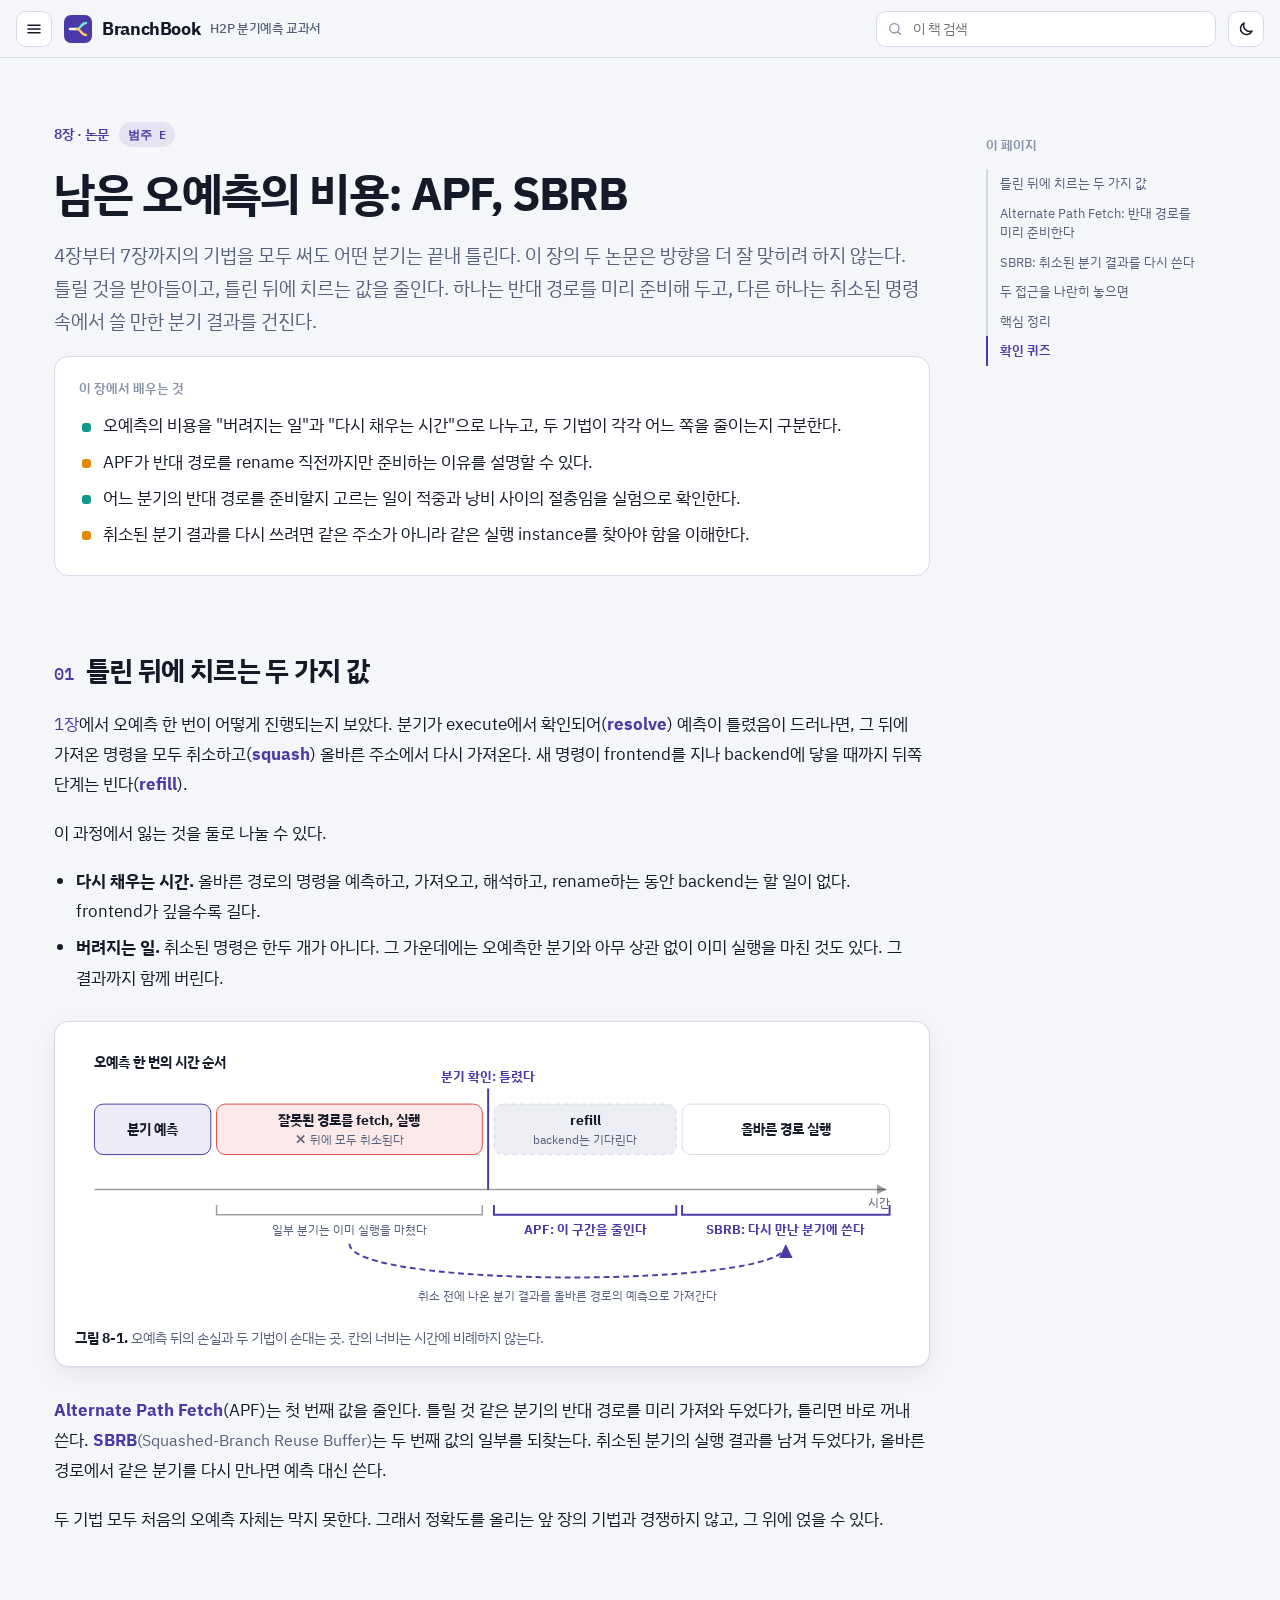
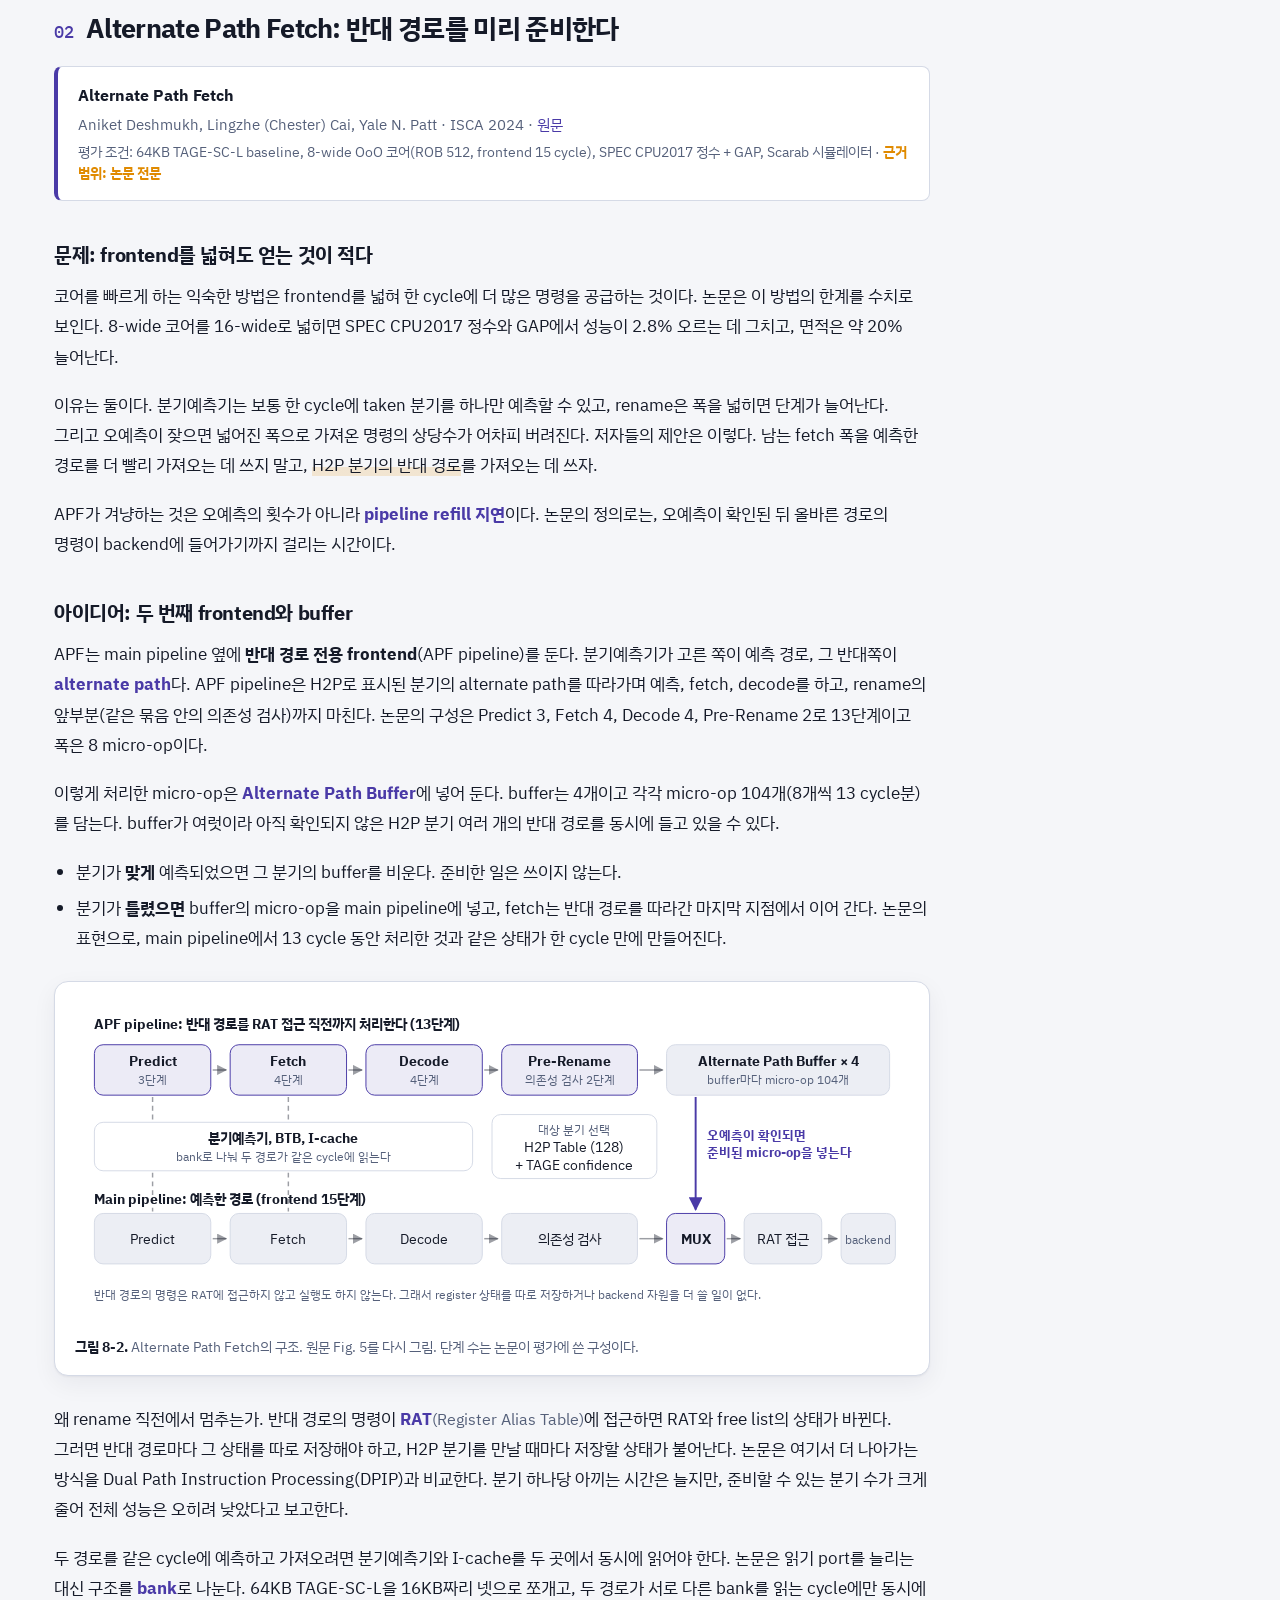
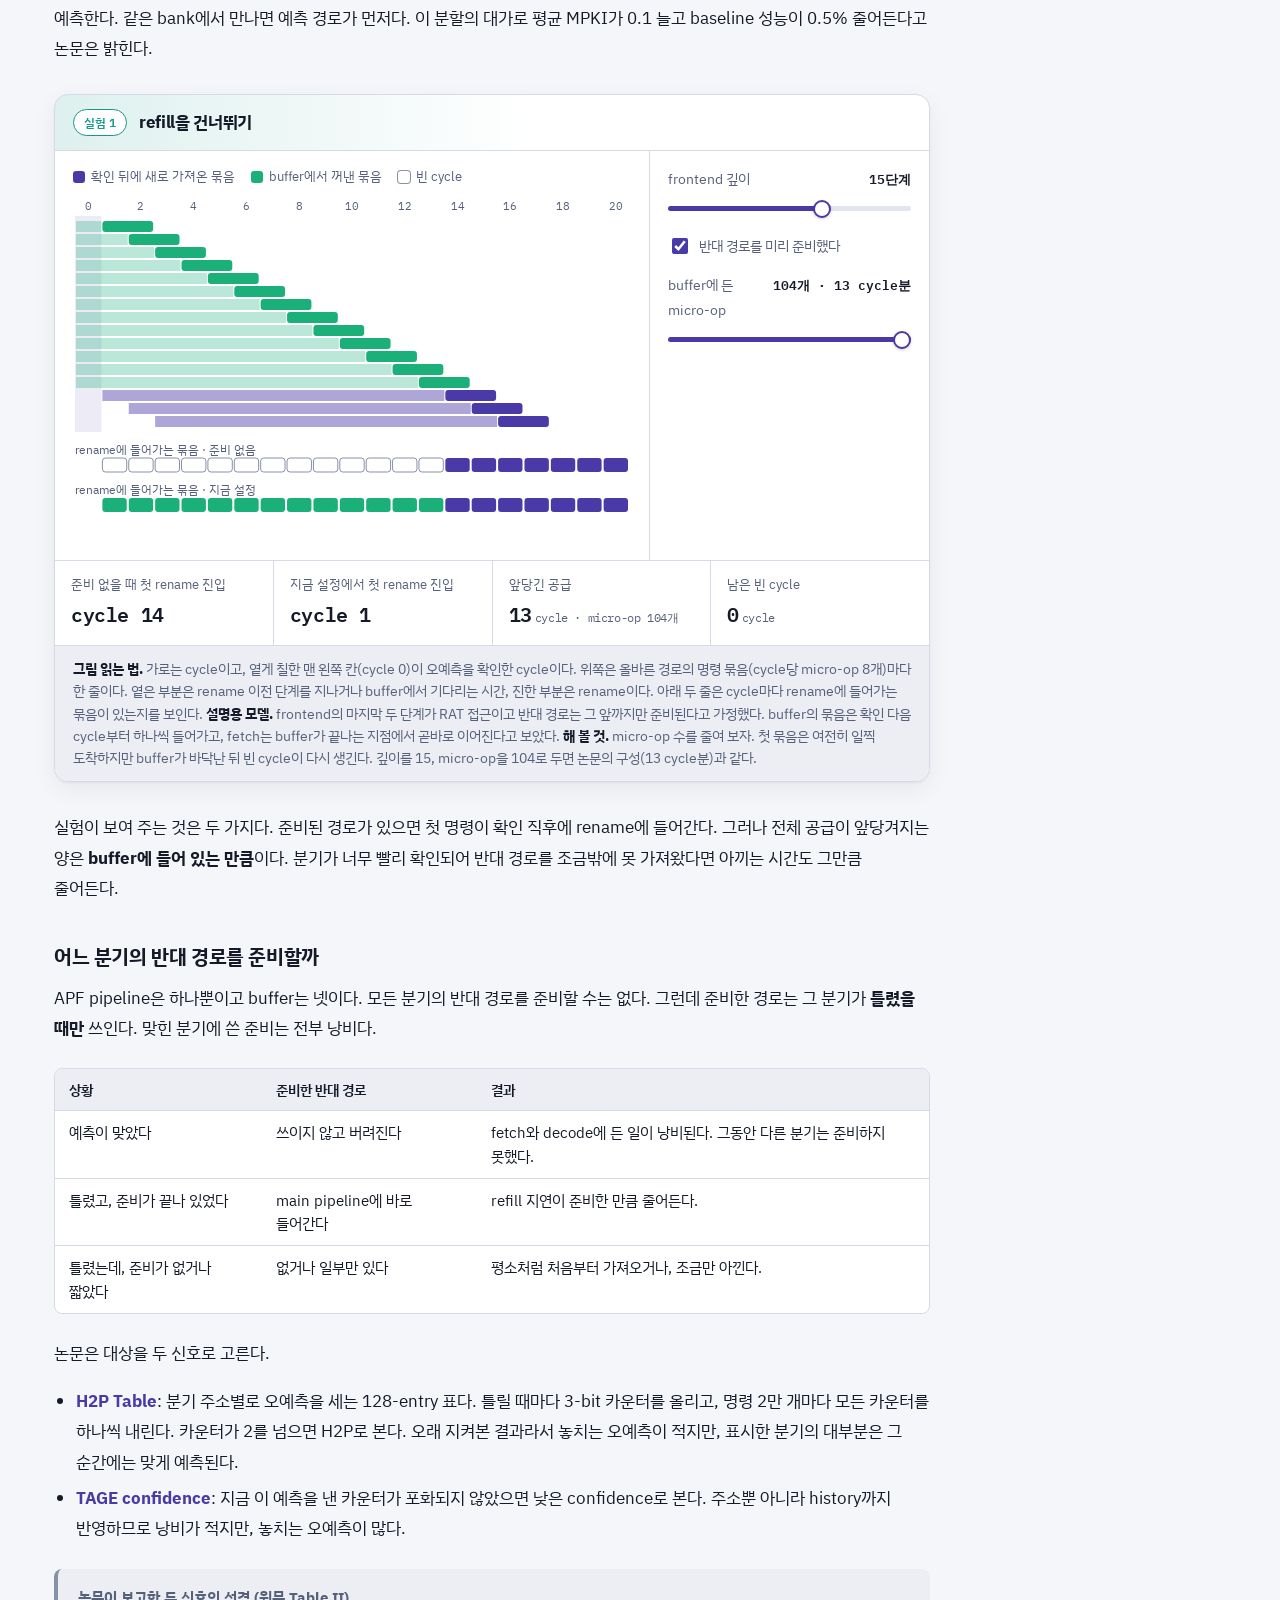
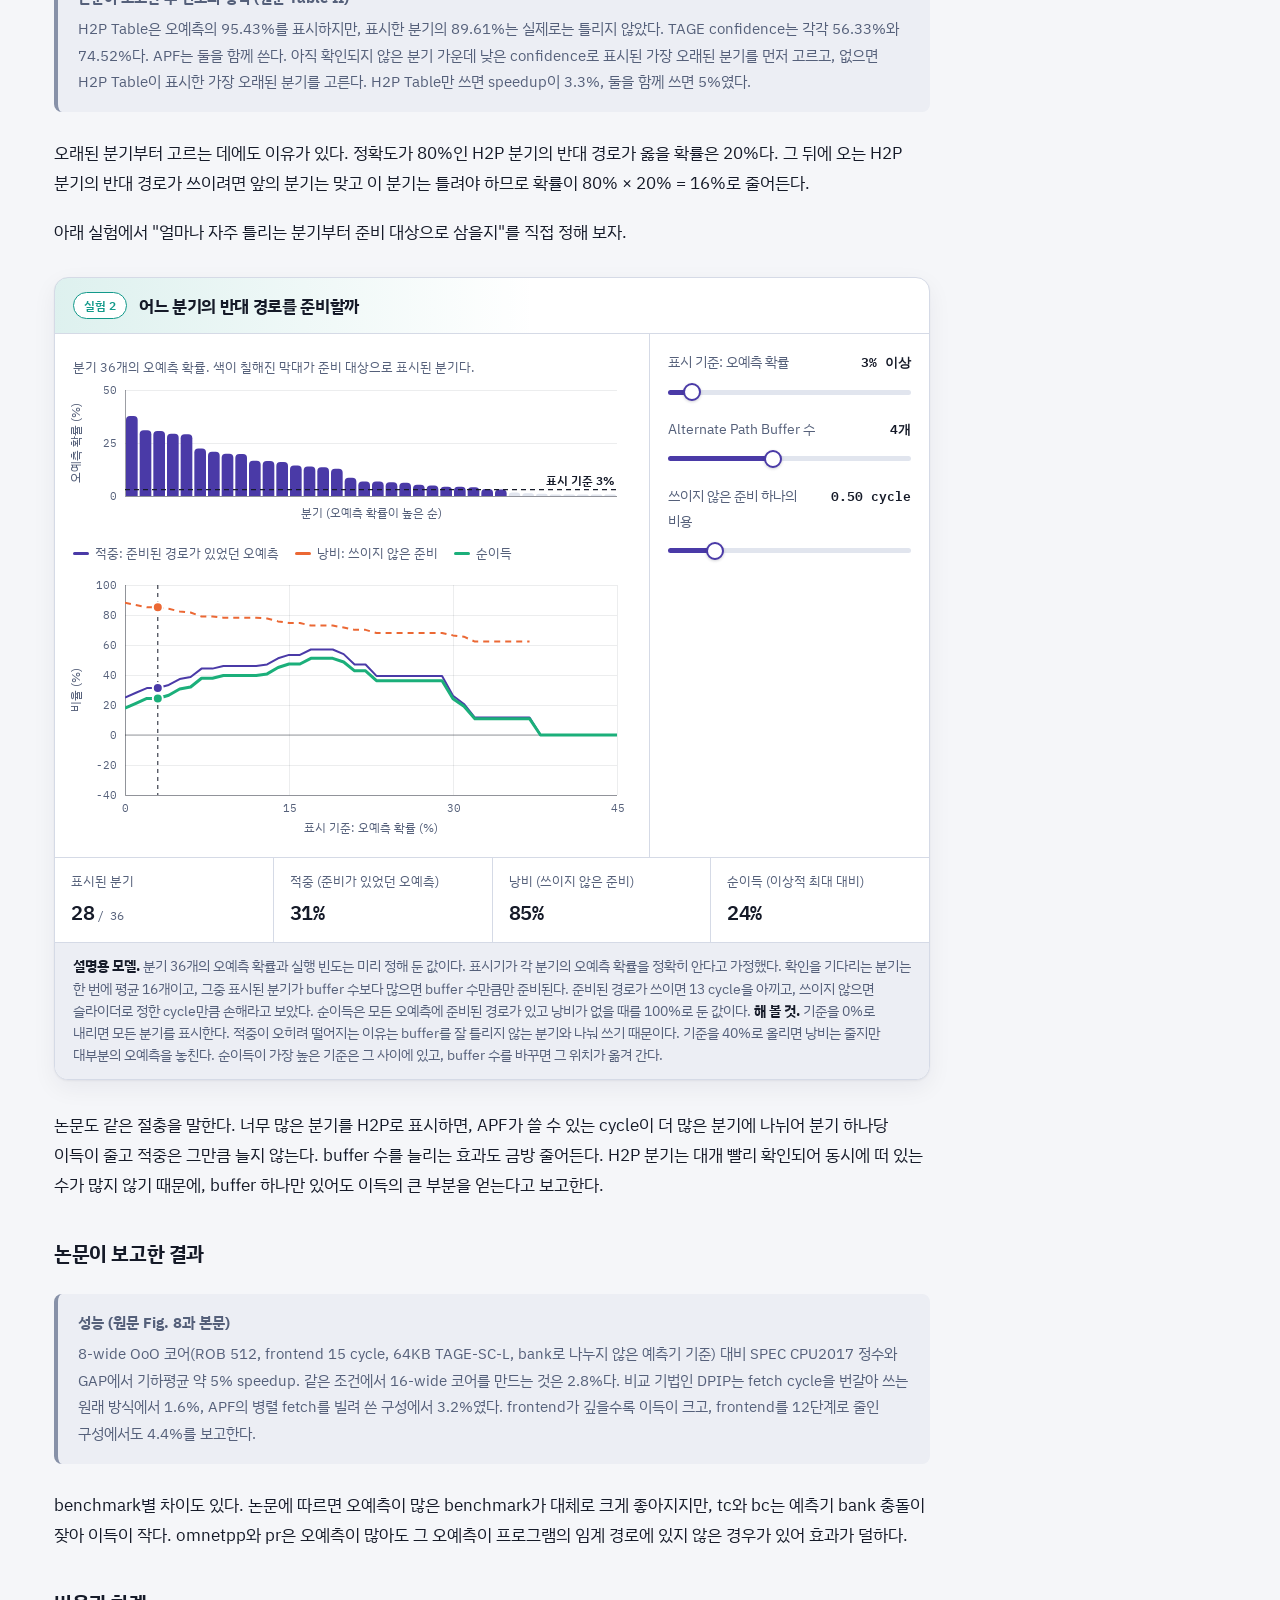
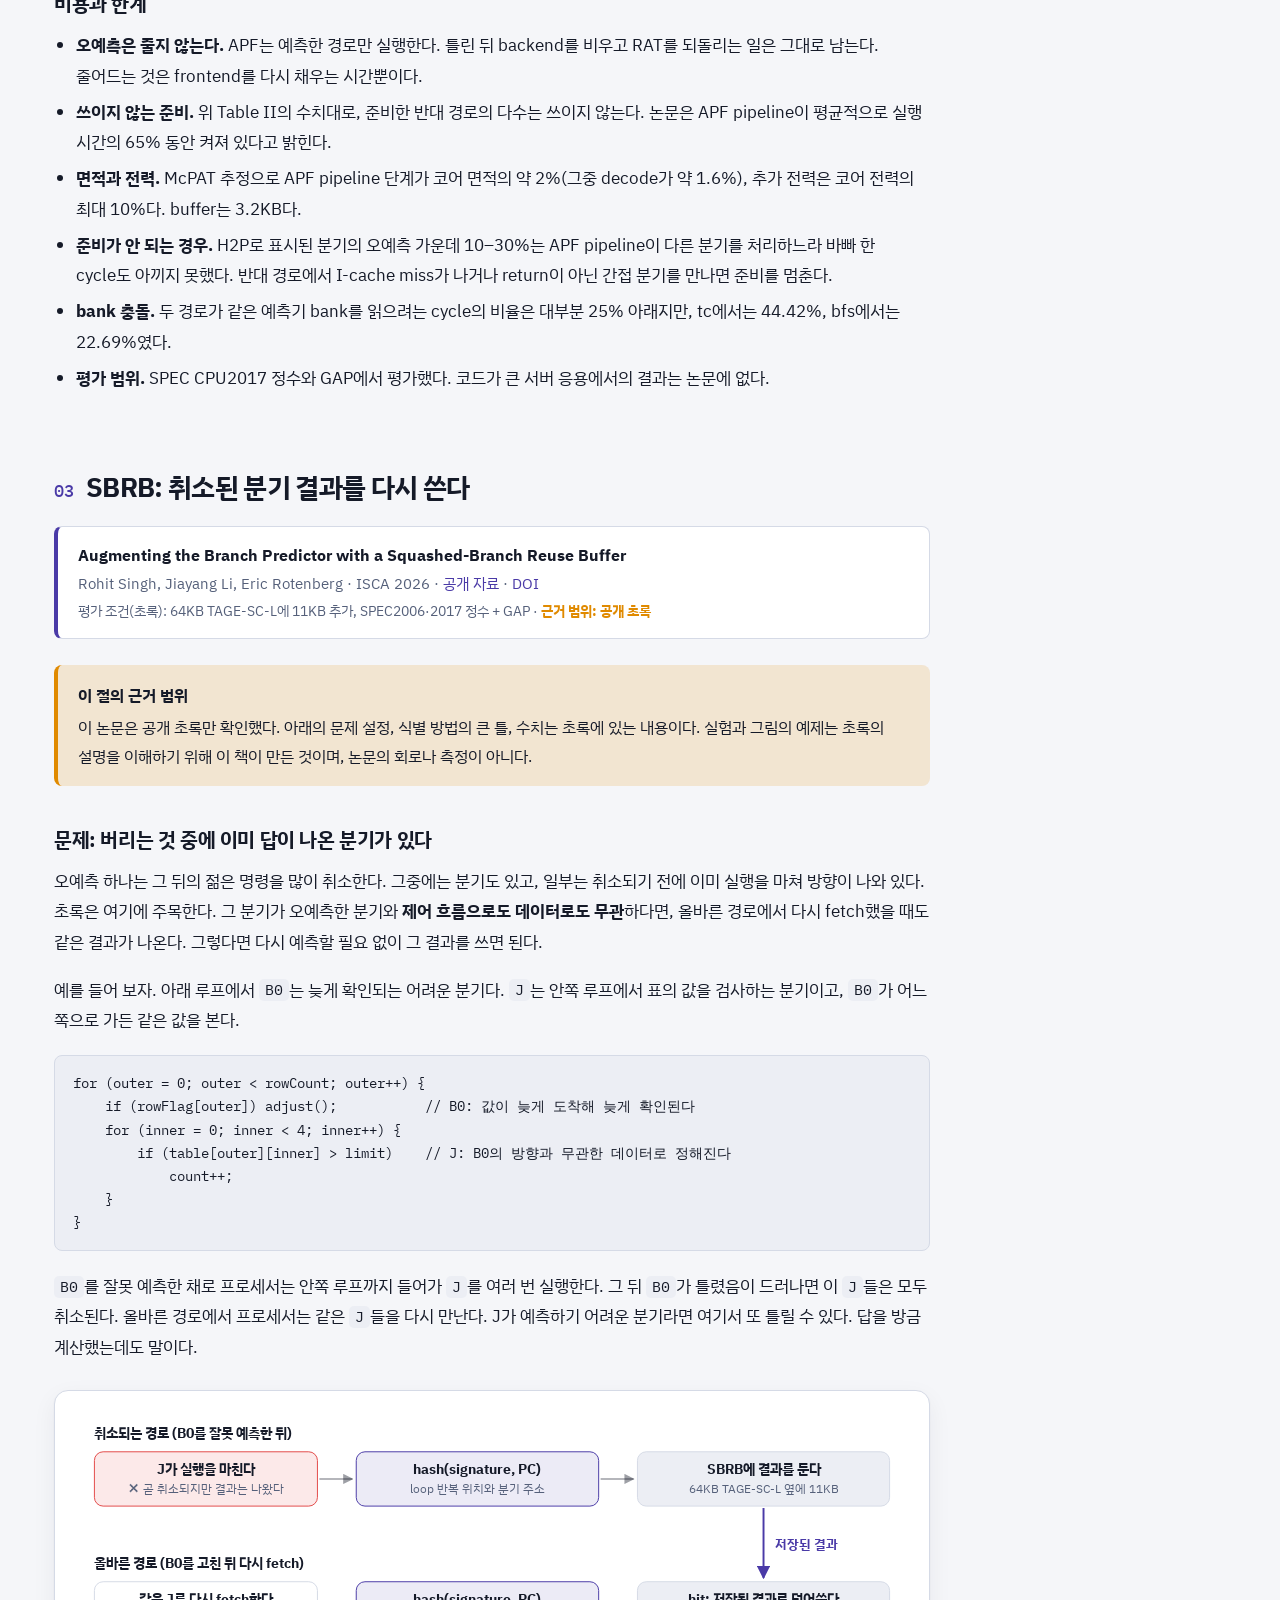
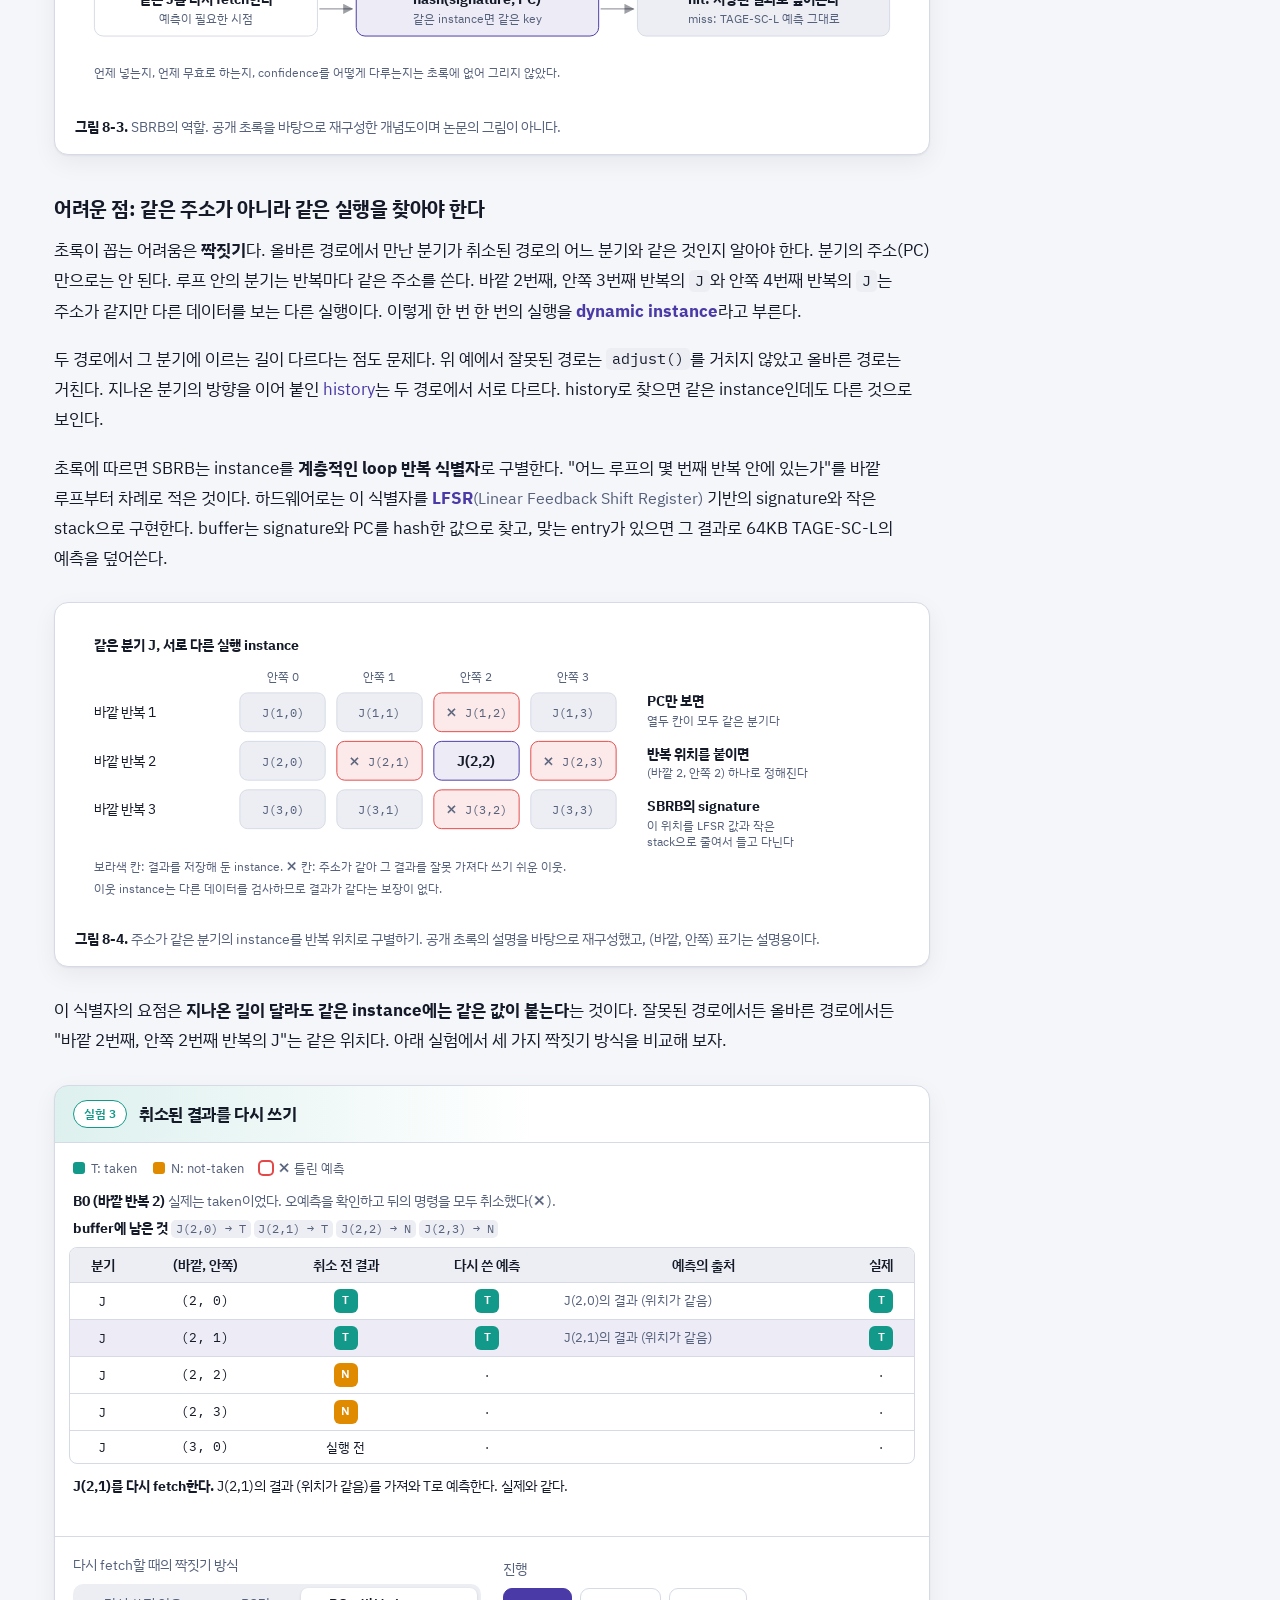
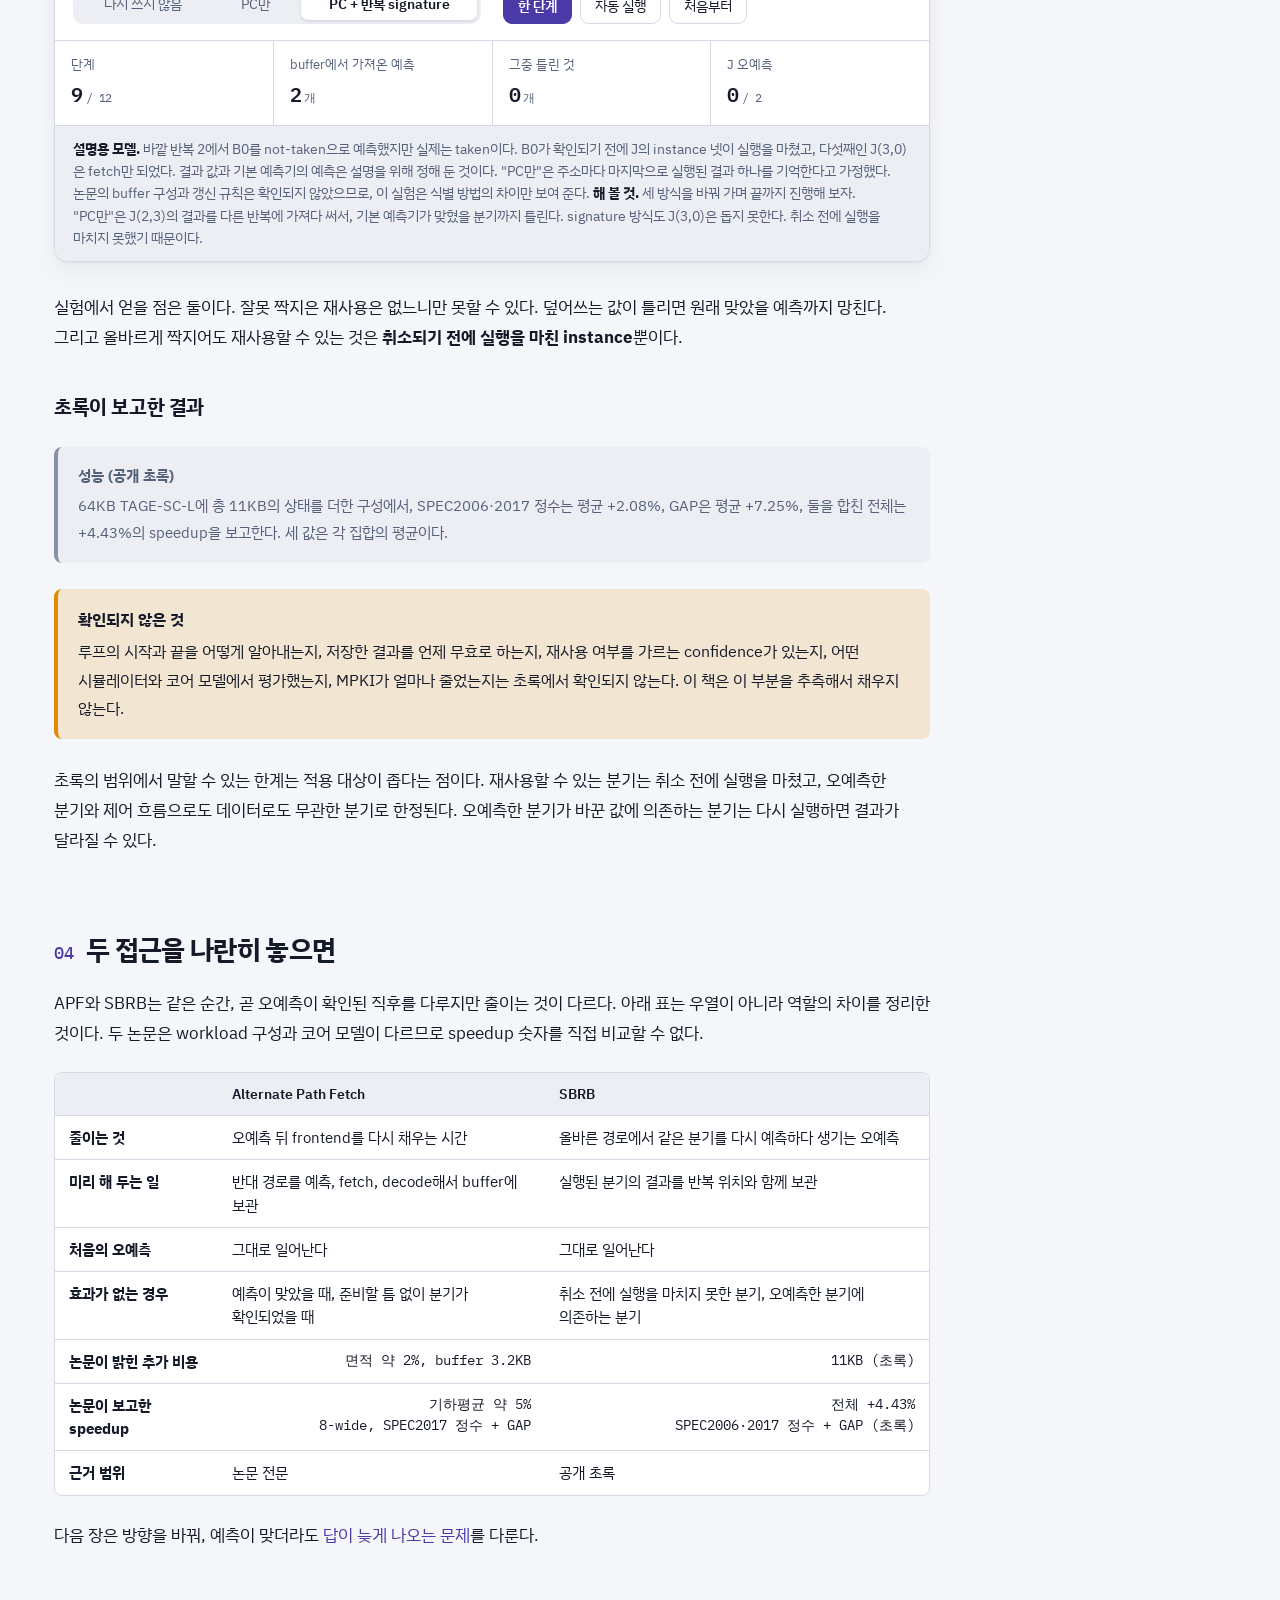
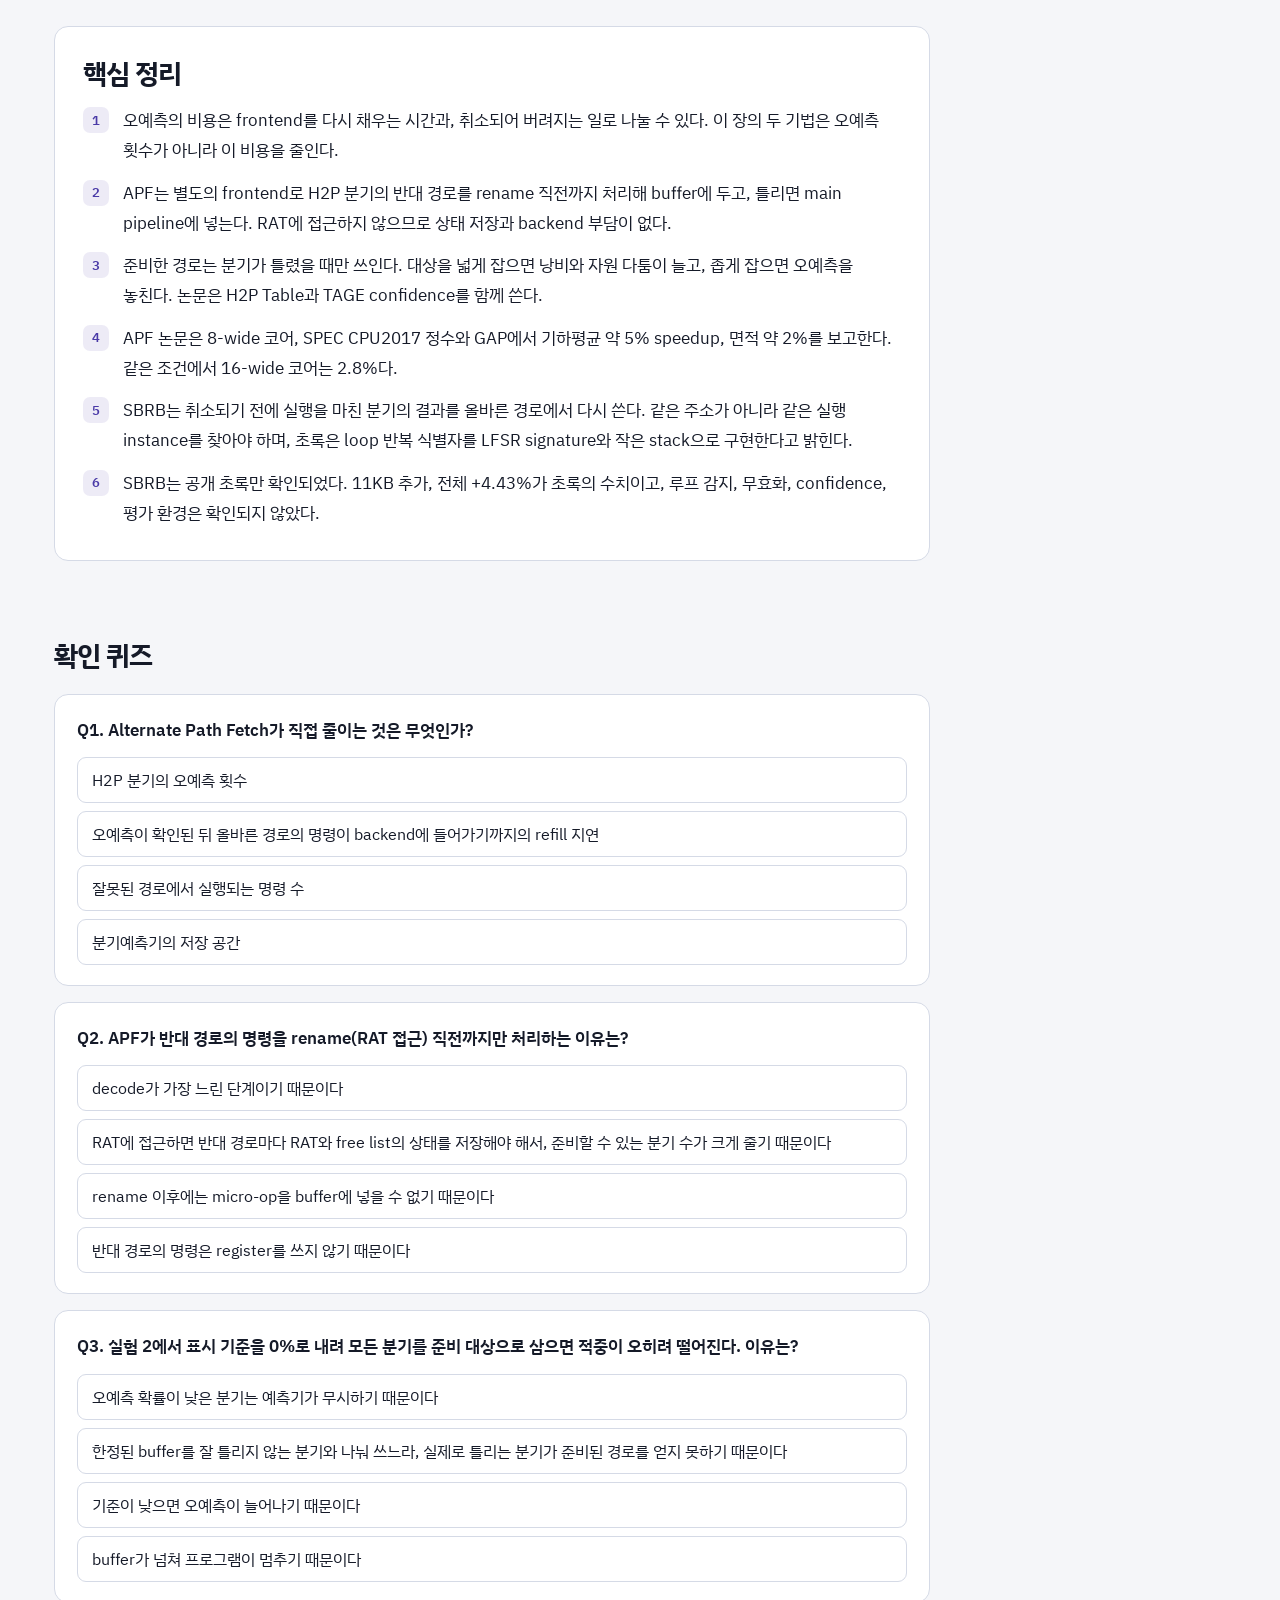
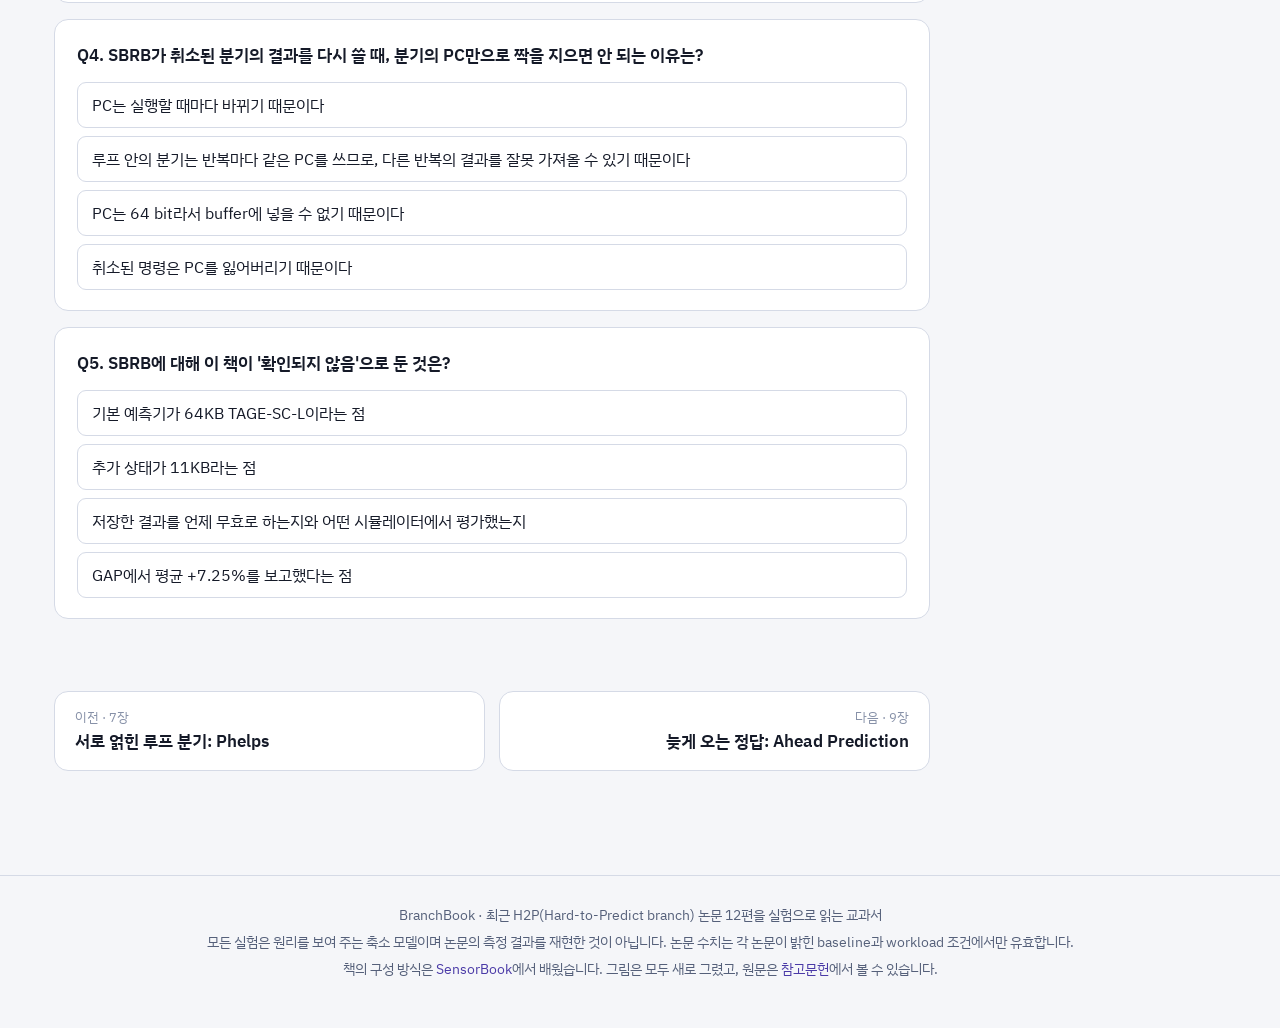
<file: chapters/recovery.html>
<!doctype html>
<html lang="ko">
<head>
<meta charset="utf-8">
<meta name="viewport" content="width=device-width, initial-scale=1">
<title>8장 · 남은 오예측의 비용: APF, SBRB — BranchBook</title>
<meta name="description" content="어떤 분기는 끝내 틀린다. 반대 경로를 미리 준비해 refill 지연을 줄이는 Alternate Path Fetch와, 취소된 분기의 결과를 다시 쓰는 SBRB를 실험으로 배운다.">
<link rel="icon" href="../favicon.svg" type="image/svg+xml">
<link rel="stylesheet" href="../css/style.css">
<script src="../js/common.js"></script>
<style>
  /* 실험 3의 instance 표: 칸을 줄여 좁은 화면에서도 한눈에 보이게 한다 */
  .reuse-table-wrap { margin: 8px 0 0; }
  .reuse-table { font-size: 13px; }
  .reuse-table th, .reuse-table td { padding: 6px 6px; text-align: center; vertical-align: middle; }
  .reuse-table td.source-cell { text-align: left; font-size: 12.5px; color: var(--text-dim); min-width: 96px; }
  .reuse-table td.identifier-cell { font-family: var(--mono); white-space: nowrap; }
  .reuse-table tr.pending-row td { color: var(--text-faint); }
  .reuse-table tr.current-row td { background: var(--accent-soft); }
  .reuse-table .outcome-cell { width: 24px; height: 24px; }
  .reuse-status { display: grid; gap: 6px; margin: 2px 4px 4px; font-size: 13.5px; line-height: 1.6; color: var(--text-dim); }
  .reuse-status b { color: var(--text); }
  .reuse-status code { font-size: 12px; }
  .step-narration { margin: 10px 4px 2px; font-size: 14px; line-height: 1.65; color: var(--text); min-height: 3.3em; }
  .canvas-caption { margin: 8px 4px 2px; font-size: 12.5px; color: var(--text-dim); }
  @media (max-width: 560px) {
    .reuse-table { font-size: 12px; }
    .reuse-table th, .reuse-table td { padding: 5px 3px; }
    .reuse-table .outcome-cell { width: 22px; height: 22px; }
  }
</style>
</head>
<body data-root="../" data-chapter="recovery">
<main class="chapter">
  <header class="chapter-hero">
    <p class="chapter-kicker"></p>
    <h1>남은 오예측의 비용: APF, SBRB</h1>
    <p class="lead">4장부터 7장까지의 기법을 모두 써도 어떤 분기는 끝내 틀린다. 이 장의 두 논문은 방향을 더 잘 맞히려 하지 않는다. 틀릴 것을 받아들이고, 틀린 뒤에 치르는 값을 줄인다. 하나는 반대 경로를 미리 준비해 두고, 다른 하나는 취소된 명령 속에서 쓸 만한 분기 결과를 건진다.</p>
    <div class="objectives">
      <p class="objectives-title">이 장에서 배우는 것</p>
      <ul>
        <li>오예측의 비용을 "버려지는 일"과 "다시 채우는 시간"으로 나누고, 두 기법이 각각 어느 쪽을 줄이는지 구분한다.</li>
        <li>APF가 반대 경로를 rename 직전까지만 준비하는 이유를 설명할 수 있다.</li>
        <li>어느 분기의 반대 경로를 준비할지 고르는 일이 적중과 낭비 사이의 절충임을 실험으로 확인한다.</li>
        <li>취소된 분기 결과를 다시 쓰려면 같은 주소가 아니라 같은 실행 instance를 찾아야 함을 이해한다.</li>
      </ul>
    </div>
  </header>

  <!-- ============================================================ 1 -->
  <section id="residual">
    <h2>틀린 뒤에 치르는 두 가지 값</h2>
    <p><a href="basics.html#penalty">1장</a>에서 오예측 한 번이 어떻게 진행되는지 보았다. 분기가 execute에서 확인되어(<span class="term">resolve</span>) 예측이 틀렸음이 드러나면, 그 뒤에 가져온 명령을 모두 취소하고(<span class="term">squash</span>) 올바른 주소에서 다시 가져온다. 새 명령이 frontend를 지나 backend에 닿을 때까지 뒤쪽 단계는 빈다(<span class="term">refill</span>).</p>
    <p>이 과정에서 잃는 것을 둘로 나눌 수 있다.</p>
    <ul>
      <li><strong>다시 채우는 시간.</strong> 올바른 경로의 명령을 예측하고, 가져오고, 해석하고, rename하는 동안 backend는 할 일이 없다. frontend가 깊을수록 길다.</li>
      <li><strong>버려지는 일.</strong> 취소된 명령은 한두 개가 아니다. 그 가운데에는 오예측한 분기와 아무 상관 없이 이미 실행을 마친 것도 있다. 그 결과까지 함께 버린다.</li>
    </ul>
    <figure class="diagram">
      <svg viewBox="0 0 860 280" role="img" aria-label="오예측 한 번의 시간 순서와 APF, SBRB가 각각 손대는 구간">
        <defs>
          <marker id="recovery-arrow" viewBox="0 0 10 10" refX="9" refY="5" markerWidth="7" markerHeight="7" orient="auto"><path d="M0,0 L10,5 L0,10 z" class="arrow-head"/></marker>
          <marker id="recovery-arrow-accent" viewBox="0 0 10 10" refX="9" refY="5" markerWidth="7" markerHeight="7" orient="auto"><path d="M0,0 L10,5 L0,10 z" class="arrow-head-accent"/></marker>
        </defs>
        <text x="20" y="24" class="label-strong">오예측 한 번의 시간 순서</text>
        <rect x="20" y="62" width="120" height="52" rx="9" class="fill-accent-soft"/><text x="80" y="93" text-anchor="middle" class="label-strong">분기 예측</text>
        <rect x="146" y="62" width="274" height="52" rx="9" class="fill-mispredict-soft"/><text x="283" y="84" text-anchor="middle" class="label-strong">잘못된 경로를 fetch, 실행</text><text x="283" y="103" text-anchor="middle" class="label-dim">✕ 뒤에 모두 취소된다</text>
        <path d="M426 46 V150" class="stroke-accent"/><text x="426" y="38" text-anchor="middle" class="label-accent">분기 확인: 틀렸다</text>
        <rect x="432" y="62" width="188" height="52" rx="9" class="fill-surface" stroke-dasharray="5 4"/><text x="526" y="84" text-anchor="middle" class="label-strong">refill</text><text x="526" y="103" text-anchor="middle" class="label-dim">backend는 기다린다</text>
        <rect x="626" y="62" width="214" height="52" rx="9" class="fill-elevated"/><text x="733" y="93" text-anchor="middle" class="label-strong">올바른 경로 실행</text>
        <path d="M20 150 H836" class="stroke-line" marker-end="url(#recovery-arrow)"/><text x="840" y="168" text-anchor="end" class="label-dim">시간</text>
        <path d="M146 166 V176 H420 V166" class="stroke-line"/>
        <text x="283" y="196" text-anchor="middle" class="label-dim">일부 분기는 이미 실행을 마쳤다</text>
        <path d="M432 166 V176 H620 V166" class="stroke-accent"/>
        <text x="526" y="196" text-anchor="middle" class="label-accent">APF: 이 구간을 줄인다</text>
        <path d="M626 166 V176 H840 V166" class="stroke-accent"/>
        <text x="733" y="196" text-anchor="middle" class="label-accent">SBRB: 다시 만난 분기에 쓴다</text>
        <path d="M283 206 C 283 252, 733 252, 733 208" class="stroke-accent" stroke-dasharray="6 4" marker-end="url(#recovery-arrow-accent)"/>
        <text x="508" y="264" text-anchor="middle" class="label-dim">취소 전에 나온 분기 결과를 올바른 경로의 예측으로 가져간다</text>
      </svg>
      <figcaption><b>그림 8-1.</b> 오예측 뒤의 손실과 두 기법이 손대는 곳. 칸의 너비는 시간에 비례하지 않는다.</figcaption>
    </figure>
    <p><span class="term">Alternate Path Fetch</span>(APF)는 첫 번째 값을 줄인다. 틀릴 것 같은 분기의 반대 경로를 미리 가져와 두었다가, 틀리면 바로 꺼내 쓴다. <span class="term">SBRB</span><span class="english">(Squashed-Branch Reuse Buffer)</span>는 두 번째 값의 일부를 되찾는다. 취소된 분기의 실행 결과를 남겨 두었다가, 올바른 경로에서 같은 분기를 다시 만나면 예측 대신 쓴다.</p>
    <p>두 기법 모두 처음의 오예측 자체는 막지 못한다. 그래서 정확도를 올리는 앞 장의 기법과 경쟁하지 않고, 그 위에 얹을 수 있다.</p>
  </section>

  <!-- ============================================================ 2 -->
  <section id="apf">
    <h2>Alternate Path Fetch: 반대 경로를 미리 준비한다</h2>
    <div class="paper-card">
      <span class="paper-title">Alternate Path Fetch</span>
      <span class="paper-meta">Aniket Deshmukh, Lingzhe (Chester) Cai, Yale N. Patt · ISCA 2024 · <a href="https://hps.ece.utexas.edu/pub/Deshmukh_APF.pdf" rel="noopener">원문</a></span>
      <span class="paper-scope">평가 조건: 64KB TAGE-SC-L baseline, 8-wide OoO 코어(ROB 512, frontend 15 cycle), SPEC CPU2017 정수 + GAP, Scarab 시뮬레이터 · <b>근거 범위: 논문 전문</b></span>
    </div>
    <h3>문제: frontend를 넓혀도 얻는 것이 적다</h3>
    <p>코어를 빠르게 하는 익숙한 방법은 frontend를 넓혀 한 cycle에 더 많은 명령을 공급하는 것이다. 논문은 이 방법의 한계를 수치로 보인다. 8-wide 코어를 16-wide로 넓히면 SPEC CPU2017 정수와 GAP에서 성능이 2.8% 오르는 데 그치고, 면적은 약 20% 늘어난다.</p>
    <p>이유는 둘이다. 분기예측기는 보통 한 cycle에 taken 분기를 하나만 예측할 수 있고, rename은 폭을 넓히면 단계가 늘어난다. 그리고 오예측이 잦으면 넓어진 폭으로 가져온 명령의 상당수가 어차피 버려진다. 저자들의 제안은 이렇다. 남는 fetch 폭을 예측한 경로를 더 빨리 가져오는 데 쓰지 말고, <em>H2P 분기의 반대 경로</em>를 가져오는 데 쓰자.</p>
    <p>APF가 겨냥하는 것은 오예측의 횟수가 아니라 <span class="term">pipeline refill 지연</span>이다. 논문의 정의로는, 오예측이 확인된 뒤 올바른 경로의 명령이 backend에 들어가기까지 걸리는 시간이다.</p>
    <h3>아이디어: 두 번째 frontend와 buffer</h3>
    <p>APF는 main pipeline 옆에 <strong>반대 경로 전용 frontend</strong>(APF pipeline)를 둔다. 분기예측기가 고른 쪽이 예측 경로, 그 반대쪽이 <span class="term">alternate path</span>다. APF pipeline은 H2P로 표시된 분기의 alternate path를 따라가며 예측, fetch, decode를 하고, rename의 앞부분(같은 묶음 안의 의존성 검사)까지 마친다. 논문의 구성은 Predict 3, Fetch 4, Decode 4, Pre-Rename 2로 13단계이고 폭은 8 micro-op이다.</p>
    <p>이렇게 처리한 micro-op은 <span class="term">Alternate Path Buffer</span>에 넣어 둔다. buffer는 4개이고 각각 micro-op 104개(8개씩 13 cycle분)를 담는다. buffer가 여럿이라 아직 확인되지 않은 H2P 분기 여러 개의 반대 경로를 동시에 들고 있을 수 있다.</p>
    <ul>
      <li>분기가 <strong>맞게</strong> 예측되었으면 그 분기의 buffer를 비운다. 준비한 일은 쓰이지 않는다.</li>
      <li>분기가 <strong>틀렸으면</strong> buffer의 micro-op을 main pipeline에 넣고, fetch는 반대 경로를 따라간 마지막 지점에서 이어 간다. 논문의 표현으로, main pipeline에서 13 cycle 동안 처리한 것과 같은 상태가 한 cycle 만에 만들어진다.</li>
    </ul>
    <figure class="diagram">
      <svg viewBox="0 0 860 330" role="img" aria-label="APF 구조. 위쪽 APF pipeline이 반대 경로를 처리해 Alternate Path Buffer에 넣고, 오예측이면 아래쪽 main pipeline의 rename 앞에 넣는다">
        <defs>
          <marker id="recovery-structure-arrow" viewBox="0 0 10 10" refX="9" refY="5" markerWidth="7" markerHeight="7" orient="auto"><path d="M0,0 L10,5 L0,10 z" class="arrow-head"/></marker>
          <marker id="recovery-structure-arrow-accent" viewBox="0 0 10 10" refX="9" refY="5" markerWidth="7" markerHeight="7" orient="auto"><path d="M0,0 L10,5 L0,10 z" class="arrow-head-accent"/></marker>
        </defs>
        <text x="20" y="26" class="label-strong">APF pipeline: 반대 경로를 RAT 접근 직전까지 처리한다 (13단계)</text>
        <rect x="20" y="42" width="120" height="52" rx="9" class="fill-accent-soft"/><text x="80" y="64" text-anchor="middle" class="label-strong">Predict</text><text x="80" y="83" text-anchor="middle" class="label-dim">3단계</text>
        <rect x="160" y="42" width="120" height="52" rx="9" class="fill-accent-soft"/><text x="220" y="64" text-anchor="middle" class="label-strong">Fetch</text><text x="220" y="83" text-anchor="middle" class="label-dim">4단계</text>
        <rect x="300" y="42" width="120" height="52" rx="9" class="fill-accent-soft"/><text x="360" y="64" text-anchor="middle" class="label-strong">Decode</text><text x="360" y="83" text-anchor="middle" class="label-dim">4단계</text>
        <rect x="440" y="42" width="140" height="52" rx="9" class="fill-accent-soft"/><text x="510" y="64" text-anchor="middle" class="label-strong">Pre-Rename</text><text x="510" y="83" text-anchor="middle" class="label-dim">의존성 검사 2단계</text>
        <rect x="610" y="42" width="230" height="52" rx="9" class="fill-surface"/><text x="725" y="64" text-anchor="middle" class="label-strong">Alternate Path Buffer × 4</text><text x="725" y="83" text-anchor="middle" class="label-dim">buffer마다 micro-op 104개</text>
        <path d="M142 68 H156" class="stroke-line" marker-end="url(#recovery-structure-arrow)"/>
        <path d="M282 68 H296" class="stroke-line" marker-end="url(#recovery-structure-arrow)"/>
        <path d="M422 68 H436" class="stroke-line" marker-end="url(#recovery-structure-arrow)"/>
        <path d="M582 68 H606" class="stroke-line" marker-end="url(#recovery-structure-arrow)"/>
        <rect x="20" y="122" width="390" height="50" rx="9" class="fill-elevated"/><text x="215" y="143" text-anchor="middle" class="label-strong">분기예측기, BTB, I-cache</text><text x="215" y="162" text-anchor="middle" class="label-dim">bank로 나눠 두 경로가 같은 cycle에 읽는다</text>
        <path d="M80 96 V120" class="stroke-dashed"/><path d="M220 96 V120" class="stroke-dashed"/>
        <path d="M80 174 V214" class="stroke-dashed"/><path d="M220 174 V214" class="stroke-dashed"/>
        <rect x="430" y="114" width="170" height="66" rx="9" class="fill-elevated"/><text x="515" y="134" text-anchor="middle" class="label-dim">대상 분기 선택</text><text x="515" y="153" text-anchor="middle" class="label">H2P Table (128)</text><text x="515" y="171" text-anchor="middle" class="label">+ TAGE confidence</text>
        <path d="M640 96 V212" class="stroke-accent" marker-end="url(#recovery-structure-arrow-accent)"/>
        <text x="652" y="140" class="label-accent">오예측이 확인되면</text><text x="652" y="158" class="label-accent">준비된 micro-op을 넣는다</text>
        <text x="20" y="206" class="label-strong">Main pipeline: 예측한 경로 (frontend 15단계)</text>
        <rect x="20" y="216" width="120" height="52" rx="9" class="fill-surface"/><text x="80" y="247" text-anchor="middle" class="label">Predict</text>
        <rect x="160" y="216" width="120" height="52" rx="9" class="fill-surface"/><text x="220" y="247" text-anchor="middle" class="label">Fetch</text>
        <rect x="300" y="216" width="120" height="52" rx="9" class="fill-surface"/><text x="360" y="247" text-anchor="middle" class="label">Decode</text>
        <rect x="440" y="216" width="140" height="52" rx="9" class="fill-surface"/><text x="510" y="247" text-anchor="middle" class="label">의존성 검사</text>
        <rect x="610" y="216" width="60" height="52" rx="9" class="fill-accent-soft"/><text x="640" y="247" text-anchor="middle" class="label-strong">MUX</text>
        <rect x="690" y="216" width="80" height="52" rx="9" class="fill-surface"/><text x="730" y="247" text-anchor="middle" class="label">RAT 접근</text>
        <rect x="790" y="216" width="56" height="52" rx="9" class="fill-surface"/><text x="818" y="247" text-anchor="middle" class="label-dim">backend</text>
        <path d="M142 242 H156" class="stroke-line" marker-end="url(#recovery-structure-arrow)"/>
        <path d="M282 242 H296" class="stroke-line" marker-end="url(#recovery-structure-arrow)"/>
        <path d="M422 242 H436" class="stroke-line" marker-end="url(#recovery-structure-arrow)"/>
        <path d="M582 242 H606" class="stroke-line" marker-end="url(#recovery-structure-arrow)"/>
        <path d="M672 242 H686" class="stroke-line" marker-end="url(#recovery-structure-arrow)"/>
        <path d="M772 242 H786" class="stroke-line" marker-end="url(#recovery-structure-arrow)"/>
        <text x="20" y="304" class="label-dim">반대 경로의 명령은 RAT에 접근하지 않고 실행도 하지 않는다. 그래서 register 상태를 따로 저장하거나 backend 자원을 더 쓸 일이 없다.</text>
      </svg>
      <figcaption><b>그림 8-2.</b> Alternate Path Fetch의 구조. 원문 Fig. 5를 다시 그림. 단계 수는 논문이 평가에 쓴 구성이다.</figcaption>
    </figure>
    <p>왜 rename 직전에서 멈추는가. 반대 경로의 명령이 <span class="term">RAT</span><span class="english">(Register Alias Table)</span>에 접근하면 RAT와 free list의 상태가 바뀐다. 그러면 반대 경로마다 그 상태를 따로 저장해야 하고, H2P 분기를 만날 때마다 저장할 상태가 불어난다. 논문은 여기서 더 나아가는 방식을 Dual Path Instruction Processing(DPIP)과 비교한다. 분기 하나당 아끼는 시간은 늘지만, 준비할 수 있는 분기 수가 크게 줄어 전체 성능은 오히려 낮았다고 보고한다.</p>
    <p>두 경로를 같은 cycle에 예측하고 가져오려면 분기예측기와 I-cache를 두 곳에서 동시에 읽어야 한다. 논문은 읽기 port를 늘리는 대신 구조를 <span class="term">bank</span>로 나눈다. 64KB TAGE-SC-L을 16KB짜리 넷으로 쪼개고, 두 경로가 서로 다른 bank를 읽는 cycle에만 동시에 예측한다. 같은 bank에서 만나면 예측 경로가 먼저다. 이 분할의 대가로 평균 MPKI가 0.1 늘고 baseline 성능이 0.5% 줄어든다고 논문은 밝힌다.</p>

    <div class="simulator" id="simulator-refill">
      <div class="simulator-head"><span class="simulator-tag">실험 1</span><h3>refill을 건너뛰기</h3></div>
      <div class="simulator-body side">
        <div class="simulator-view">
          <div class="legend"><span><i style="background:var(--series-1)"></i>확인 뒤에 새로 가져온 묶음</span><span><i style="background:var(--series-3)"></i>buffer에서 꺼낸 묶음</span><span><i style="background:transparent; box-shadow: 0 0 0 1px var(--text-faint)"></i>빈 cycle</span></div>
          <canvas id="refill-canvas" data-height="350" aria-label="오예측이 확인된 뒤 cycle별로 명령 묶음이 frontend를 지나 rename에 들어가는 모습"></canvas>
        </div>
        <div class="simulator-controls">
          <label class="control"><span>frontend 깊이 <output id="refill-depth-output"></output></span><input type="range" id="refill-depth" min="6" max="20" step="1" value="15"></label>
          <label class="check"><input type="checkbox" id="refill-prepared" checked> 반대 경로를 미리 준비했다</label>
          <label class="control"><span>buffer에 든 micro-op <output id="refill-buffer-output"></output></span><input type="range" id="refill-buffer" min="0" max="104" step="8" value="104"></label>
        </div>
      </div>
      <div class="simulator-readout">
        <div class="statistic"><span class="statistic-label">준비 없을 때 첫 rename 진입</span><span class="statistic-value" id="refill-baseline">—</span></div>
        <div class="statistic"><span class="statistic-label">지금 설정에서 첫 rename 진입</span><span class="statistic-value" id="refill-current">—</span></div>
        <div class="statistic"><span class="statistic-label">앞당긴 공급</span><span class="statistic-value" id="refill-saved">—</span></div>
        <div class="statistic"><span class="statistic-label">남은 빈 cycle</span><span class="statistic-value" id="refill-bubble">—</span></div>
      </div>
      <div class="simulator-note"><b>그림 읽는 법.</b> 가로는 cycle이고, 옅게 칠한 맨 왼쪽 칸(cycle 0)이 오예측을 확인한 cycle이다. 위쪽은 올바른 경로의 명령 묶음(cycle당 micro-op 8개)마다 한 줄이다. 옅은 부분은 rename 이전 단계를 지나거나 buffer에서 기다리는 시간, 진한 부분은 rename이다. 아래 두 줄은 cycle마다 rename에 들어가는 묶음이 있는지를 보인다. <b>설명용 모델.</b> frontend의 마지막 두 단계가 RAT 접근이고 반대 경로는 그 앞까지만 준비된다고 가정했다. buffer의 묶음은 확인 다음 cycle부터 하나씩 들어가고, fetch는 buffer가 끝나는 지점에서 곧바로 이어진다고 보았다. <b>해 볼 것.</b> micro-op 수를 줄여 보자. 첫 묶음은 여전히 일찍 도착하지만 buffer가 바닥난 뒤 빈 cycle이 다시 생긴다. 깊이를 15, micro-op을 104로 두면 논문의 구성(13 cycle분)과 같다.</div>
    </div>
    <p>실험이 보여 주는 것은 두 가지다. 준비된 경로가 있으면 첫 명령이 확인 직후에 rename에 들어간다. 그러나 전체 공급이 앞당겨지는 양은 <strong>buffer에 들어 있는 만큼</strong>이다. 분기가 너무 빨리 확인되어 반대 경로를 조금밖에 못 가져왔다면 아끼는 시간도 그만큼 줄어든다.</p>

    <h3>어느 분기의 반대 경로를 준비할까</h3>
    <p>APF pipeline은 하나뿐이고 buffer는 넷이다. 모든 분기의 반대 경로를 준비할 수는 없다. 그런데 준비한 경로는 그 분기가 <strong>틀렸을 때만</strong> 쓰인다. 맞힌 분기에 쓴 준비는 전부 낭비다.</p>
    <div class="table-wrap"><table>
      <thead><tr><th>상황</th><th>준비한 반대 경로</th><th>결과</th></tr></thead>
      <tbody>
        <tr><td>예측이 맞았다</td><td>쓰이지 않고 버려진다</td><td>fetch와 decode에 든 일이 낭비된다. 그동안 다른 분기는 준비하지 못했다.</td></tr>
        <tr><td>틀렸고, 준비가 끝나 있었다</td><td>main pipeline에 바로 들어간다</td><td>refill 지연이 준비한 만큼 줄어든다.</td></tr>
        <tr><td>틀렸는데, 준비가 없거나 짧았다</td><td>없거나 일부만 있다</td><td>평소처럼 처음부터 가져오거나, 조금만 아낀다.</td></tr>
      </tbody>
    </table></div>
    <p>논문은 대상을 두 신호로 고른다.</p>
    <ul>
      <li><span class="term">H2P Table</span>: 분기 주소별로 오예측을 세는 128-entry 표다. 틀릴 때마다 3-bit 카운터를 올리고, 명령 2만 개마다 모든 카운터를 하나씩 내린다. 카운터가 2를 넘으면 H2P로 본다. 오래 지켜본 결과라서 놓치는 오예측이 적지만, 표시한 분기의 대부분은 그 순간에는 맞게 예측된다.</li>
      <li><span class="term">TAGE confidence</span>: 지금 이 예측을 낸 카운터가 포화되지 않았으면 낮은 confidence로 본다. 주소뿐 아니라 history까지 반영하므로 낭비가 적지만, 놓치는 오예측이 많다.</li>
    </ul>
    <div class="callout evidence">
      <strong>논문이 보고한 두 신호의 성격 (원문 Table II)</strong>
      <p>H2P Table은 오예측의 95.43%를 표시하지만, 표시한 분기의 89.61%는 실제로는 틀리지 않았다. TAGE confidence는 각각 56.33%와 74.52%다. APF는 둘을 함께 쓴다. 아직 확인되지 않은 분기 가운데 낮은 confidence로 표시된 가장 오래된 분기를 먼저 고르고, 없으면 H2P Table이 표시한 가장 오래된 분기를 고른다. H2P Table만 쓰면 speedup이 3.3%, 둘을 함께 쓰면 5%였다.</p>
    </div>
    <p>오래된 분기부터 고르는 데에도 이유가 있다. 정확도가 80%인 H2P 분기의 반대 경로가 옳을 확률은 20%다. 그 뒤에 오는 H2P 분기의 반대 경로가 쓰이려면 앞의 분기는 맞고 이 분기는 틀려야 하므로 확률이 80% × 20% = 16%로 줄어든다.</p>
    <p>아래 실험에서 "얼마나 자주 틀리는 분기부터 준비 대상으로 삼을지"를 직접 정해 보자.</p>

    <div class="simulator" id="simulator-select">
      <div class="simulator-head"><span class="simulator-tag">실험 2</span><h3>어느 분기의 반대 경로를 준비할까</h3></div>
      <div class="simulator-body side">
        <div class="simulator-view">
          <div class="canvas-caption">분기 36개의 오예측 확률. 색이 칠해진 막대가 준비 대상으로 표시된 분기다.</div>
          <canvas id="select-population-canvas" data-height="150" aria-label="분기 36개의 오예측 확률 막대와 표시 기준선"></canvas>
          <div class="legend" style="padding-top: 12px"><span><i class="line" style="background:var(--series-1)"></i>적중: 준비된 경로가 있었던 오예측</span><span><i class="line" style="background:var(--series-2)"></i>낭비: 쓰이지 않은 준비</span><span><i class="line" style="background:var(--series-3)"></i>순이득</span></div>
          <canvas id="select-chart-canvas" data-height="270" aria-label="표시 기준에 따른 적중, 낭비, 순이득 곡선"></canvas>
        </div>
        <div class="simulator-controls">
          <label class="control"><span>표시 기준: 오예측 확률 <output id="select-threshold-output"></output></span><input type="range" id="select-threshold" min="0" max="45" step="1" value="3"></label>
          <label class="control"><span>Alternate Path Buffer 수 <output id="select-buffers-output"></output></span><input type="range" id="select-buffers" min="1" max="8" step="1" value="4"></label>
          <label class="control"><span>쓰이지 않은 준비 하나의 비용 <output id="select-waste-output"></output></span><input type="range" id="select-waste" min="0" max="3" step="0.25" value="0.5"></label>
        </div>
      </div>
      <div class="simulator-readout">
        <div class="statistic"><span class="statistic-label">표시된 분기</span><span class="statistic-value" id="select-marked">—</span></div>
        <div class="statistic"><span class="statistic-label">적중 (준비가 있었던 오예측)</span><span class="statistic-value" id="select-coverage">—</span></div>
        <div class="statistic"><span class="statistic-label">낭비 (쓰이지 않은 준비)</span><span class="statistic-value" id="select-wastage">—</span></div>
        <div class="statistic"><span class="statistic-label">순이득 (이상적 최대 대비)</span><span class="statistic-value" id="select-benefit">—</span></div>
      </div>
      <div class="simulator-note"><b>설명용 모델.</b> 분기 36개의 오예측 확률과 실행 빈도는 미리 정해 둔 값이다. 표시기가 각 분기의 오예측 확률을 정확히 안다고 가정했다. 확인을 기다리는 분기는 한 번에 평균 16개이고, 그중 표시된 분기가 buffer 수보다 많으면 buffer 수만큼만 준비된다. 준비된 경로가 쓰이면 13 cycle을 아끼고, 쓰이지 않으면 슬라이더로 정한 cycle만큼 손해라고 보았다. 순이득은 모든 오예측에 준비된 경로가 있고 낭비가 없을 때를 100%로 둔 값이다. <b>해 볼 것.</b> 기준을 0%로 내리면 모든 분기를 표시한다. 적중이 오히려 떨어지는 이유는 buffer를 잘 틀리지 않는 분기와 나눠 쓰기 때문이다. 기준을 40%로 올리면 낭비는 줄지만 대부분의 오예측을 놓친다. 순이득이 가장 높은 기준은 그 사이에 있고, buffer 수를 바꾸면 그 위치가 옮겨 간다.</div>
    </div>
    <p>논문도 같은 절충을 말한다. 너무 많은 분기를 H2P로 표시하면, APF가 쓸 수 있는 cycle이 더 많은 분기에 나뉘어 분기 하나당 이득이 줄고 적중은 그만큼 늘지 않는다. buffer 수를 늘리는 효과도 금방 줄어든다. H2P 분기는 대개 빨리 확인되어 동시에 떠 있는 수가 많지 않기 때문에, buffer 하나만 있어도 이득의 큰 부분을 얻는다고 보고한다.</p>

    <h3>논문이 보고한 결과</h3>
    <div class="callout evidence">
      <strong>성능 (원문 Fig. 8과 본문)</strong>
      <p>8-wide OoO 코어(ROB 512, frontend 15 cycle, 64KB TAGE-SC-L, bank로 나누지 않은 예측기 기준) 대비 SPEC CPU2017 정수와 GAP에서 기하평균 약 5% speedup. 같은 조건에서 16-wide 코어를 만드는 것은 2.8%다. 비교 기법인 DPIP는 fetch cycle을 번갈아 쓰는 원래 방식에서 1.6%, APF의 병렬 fetch를 빌려 쓴 구성에서 3.2%였다. frontend가 깊을수록 이득이 크고, frontend를 12단계로 줄인 구성에서도 4.4%를 보고한다.</p>
    </div>
    <p>benchmark별 차이도 있다. 논문에 따르면 오예측이 많은 benchmark가 대체로 크게 좋아지지만, tc와 bc는 예측기 bank 충돌이 잦아 이득이 작다. omnetpp와 pr은 오예측이 많아도 그 오예측이 프로그램의 임계 경로에 있지 않은 경우가 있어 효과가 덜하다.</p>
    <h3>비용과 한계</h3>
    <ul>
      <li><strong>오예측은 줄지 않는다.</strong> APF는 예측한 경로만 실행한다. 틀린 뒤 backend를 비우고 RAT를 되돌리는 일은 그대로 남는다. 줄어드는 것은 frontend를 다시 채우는 시간뿐이다.</li>
      <li><strong>쓰이지 않는 준비.</strong> 위 Table II의 수치대로, 준비한 반대 경로의 다수는 쓰이지 않는다. 논문은 APF pipeline이 평균적으로 실행 시간의 65% 동안 켜져 있다고 밝힌다.</li>
      <li><strong>면적과 전력.</strong> McPAT 추정으로 APF pipeline 단계가 코어 면적의 약 2%(그중 decode가 약 1.6%), 추가 전력은 코어 전력의 최대 10%다. buffer는 3.2KB다.</li>
      <li><strong>준비가 안 되는 경우.</strong> H2P로 표시된 분기의 오예측 가운데 10–30%는 APF pipeline이 다른 분기를 처리하느라 바빠 한 cycle도 아끼지 못했다. 반대 경로에서 I-cache miss가 나거나 return이 아닌 간접 분기를 만나면 준비를 멈춘다.</li>
      <li><strong>bank 충돌.</strong> 두 경로가 같은 예측기 bank를 읽으려는 cycle의 비율은 대부분 25% 아래지만, tc에서는 44.42%, bfs에서는 22.69%였다.</li>
      <li><strong>평가 범위.</strong> SPEC CPU2017 정수와 GAP에서 평가했다. 코드가 큰 서버 응용에서의 결과는 논문에 없다.</li>
    </ul>
  </section>

  <!-- ============================================================ 3 -->
  <section id="sbrb">
    <h2>SBRB: 취소된 분기 결과를 다시 쓴다</h2>
    <div class="paper-card">
      <span class="paper-title">Augmenting the Branch Predictor with a Squashed-Branch Reuse Buffer</span>
      <span class="paper-meta">Rohit Singh, Jiayang Li, Eric Rotenberg · ISCA 2026 · <a href="https://repository.lib.ncsu.edu/server/api/core/bitstreams/c564dc41-e6d4-4bce-bdb6-b639d19cc68a/content" rel="noopener">공개 자료</a> · <a href="https://doi.org/10.1109/ISCA66397.2026.00052" rel="noopener">DOI</a></span>
      <span class="paper-scope">평가 조건(초록): 64KB TAGE-SC-L에 11KB 추가, SPEC2006·2017 정수 + GAP · <b>근거 범위: 공개 초록</b></span>
    </div>
    <div class="callout caution">
      <strong>이 절의 근거 범위</strong>
      <p>이 논문은 공개 초록만 확인했다. 아래의 문제 설정, 식별 방법의 큰 틀, 수치는 초록에 있는 내용이다. 실험과 그림의 예제는 초록의 설명을 이해하기 위해 이 책이 만든 것이며, 논문의 회로나 측정이 아니다.</p>
    </div>
    <h3>문제: 버리는 것 중에 이미 답이 나온 분기가 있다</h3>
    <p>오예측 하나는 그 뒤의 젊은 명령을 많이 취소한다. 그중에는 분기도 있고, 일부는 취소되기 전에 이미 실행을 마쳐 방향이 나와 있다. 초록은 여기에 주목한다. 그 분기가 오예측한 분기와 <strong>제어 흐름으로도 데이터로도 무관</strong>하다면, 올바른 경로에서 다시 fetch했을 때도 같은 결과가 나온다. 그렇다면 다시 예측할 필요 없이 그 결과를 쓰면 된다.</p>
    <p>예를 들어 보자. 아래 루프에서 <code>B0</code>는 늦게 확인되는 어려운 분기다. <code>J</code>는 안쪽 루프에서 표의 값을 검사하는 분기이고, <code>B0</code>가 어느 쪽으로 가든 같은 값을 본다.</p>
<pre><code>for (outer = 0; outer &lt; rowCount; outer++) {
    if (rowFlag[outer]) adjust();           // B0: 값이 늦게 도착해 늦게 확인된다
    for (inner = 0; inner &lt; 4; inner++) {
        if (table[outer][inner] &gt; limit)    // J: B0의 방향과 무관한 데이터로 정해진다
            count++;
    }
}</code></pre>
    <p><code>B0</code>를 잘못 예측한 채로 프로세서는 안쪽 루프까지 들어가 <code>J</code>를 여러 번 실행한다. 그 뒤 <code>B0</code>가 틀렸음이 드러나면 이 <code>J</code>들은 모두 취소된다. 올바른 경로에서 프로세서는 같은 <code>J</code>들을 다시 만난다. J가 예측하기 어려운 분기라면 여기서 또 틀릴 수 있다. 답을 방금 계산했는데도 말이다.</p>
    <figure class="diagram">
      <svg viewBox="0 0 860 300" role="img" aria-label="SBRB 개념도. 취소되는 경로에서 실행된 분기의 결과를 반복 위치와 주소로 만든 key로 보관하고, 올바른 경로에서 같은 key로 찾아 쓴다">
        <defs>
          <marker id="recovery-reuse-arrow" viewBox="0 0 10 10" refX="9" refY="5" markerWidth="7" markerHeight="7" orient="auto"><path d="M0,0 L10,5 L0,10 z" class="arrow-head"/></marker>
          <marker id="recovery-reuse-arrow-accent" viewBox="0 0 10 10" refX="9" refY="5" markerWidth="7" markerHeight="7" orient="auto"><path d="M0,0 L10,5 L0,10 z" class="arrow-head-accent"/></marker>
        </defs>
        <text x="20" y="26" class="label-strong">취소되는 경로 (B0를 잘못 예측한 뒤)</text>
        <rect x="20" y="40" width="230" height="56" rx="9" class="fill-mispredict-soft"/><text x="135" y="63" text-anchor="middle" class="label-strong">J가 실행을 마친다</text><text x="135" y="83" text-anchor="middle" class="label-dim">✕ 곧 취소되지만 결과는 나왔다</text>
        <rect x="290" y="40" width="250" height="56" rx="9" class="fill-accent-soft"/><text x="415" y="63" text-anchor="middle" class="label-strong">hash(signature, PC)</text><text x="415" y="83" text-anchor="middle" class="label-dim">loop 반복 위치와 분기 주소</text>
        <rect x="580" y="40" width="260" height="56" rx="9" class="fill-surface"/><text x="710" y="63" text-anchor="middle" class="label-strong">SBRB에 결과를 둔다</text><text x="710" y="83" text-anchor="middle" class="label-dim">64KB TAGE-SC-L 옆에 11KB</text>
        <path d="M252 68 H286" class="stroke-line" marker-end="url(#recovery-reuse-arrow)"/>
        <path d="M542 68 H576" class="stroke-line" marker-end="url(#recovery-reuse-arrow)"/>
        <text x="20" y="160" class="label-strong">올바른 경로 (B0를 고친 뒤 다시 fetch)</text>
        <rect x="20" y="174" width="230" height="56" rx="9" class="fill-elevated"/><text x="135" y="197" text-anchor="middle" class="label-strong">같은 J를 다시 fetch한다</text><text x="135" y="217" text-anchor="middle" class="label-dim">예측이 필요한 시점</text>
        <rect x="290" y="174" width="250" height="56" rx="9" class="fill-accent-soft"/><text x="415" y="197" text-anchor="middle" class="label-strong">hash(signature, PC)</text><text x="415" y="217" text-anchor="middle" class="label-dim">같은 instance면 같은 key</text>
        <rect x="580" y="174" width="260" height="56" rx="9" class="fill-surface"/><text x="710" y="197" text-anchor="middle" class="label-strong">hit: 저장된 결과로 덮어쓴다</text><text x="710" y="217" text-anchor="middle" class="label-dim">miss: TAGE-SC-L 예측 그대로</text>
        <path d="M252 202 H286" class="stroke-line" marker-end="url(#recovery-reuse-arrow)"/>
        <path d="M542 202 H576" class="stroke-line" marker-end="url(#recovery-reuse-arrow)"/>
        <path d="M710 98 V170" class="stroke-accent" marker-end="url(#recovery-reuse-arrow-accent)"/><text x="722" y="140" class="label-accent">저장된 결과</text>
        <text x="20" y="272" class="label-dim">언제 넣는지, 언제 무효로 하는지, confidence를 어떻게 다루는지는 초록에 없어 그리지 않았다.</text>
      </svg>
      <figcaption><b>그림 8-3.</b> SBRB의 역할. 공개 초록을 바탕으로 재구성한 개념도이며 논문의 그림이 아니다.</figcaption>
    </figure>
    <h3>어려운 점: 같은 주소가 아니라 같은 실행을 찾아야 한다</h3>
    <p>초록이 꼽는 어려움은 <strong>짝짓기</strong>다. 올바른 경로에서 만난 분기가 취소된 경로의 어느 분기와 같은 것인지 알아야 한다. 분기의 주소(PC)만으로는 안 된다. 루프 안의 분기는 반복마다 같은 주소를 쓴다. 바깥 2번째, 안쪽 3번째 반복의 <code>J</code>와 안쪽 4번째 반복의 <code>J</code>는 주소가 같지만 다른 데이터를 보는 다른 실행이다. 이렇게 한 번 한 번의 실행을 <span class="term">dynamic instance</span>라고 부른다.</p>
    <p>두 경로에서 그 분기에 이르는 길이 다르다는 점도 문제다. 위 예에서 잘못된 경로는 <code>adjust()</code>를 거치지 않았고 올바른 경로는 거친다. 지나온 분기의 방향을 이어 붙인 <a href="history.html">history</a>는 두 경로에서 서로 다르다. history로 찾으면 같은 instance인데도 다른 것으로 보인다.</p>
    <p>초록에 따르면 SBRB는 instance를 <strong>계층적인 loop 반복 식별자</strong>로 구별한다. "어느 루프의 몇 번째 반복 안에 있는가"를 바깥 루프부터 차례로 적은 것이다. 하드웨어로는 이 식별자를 <span class="term">LFSR</span><span class="english">(Linear Feedback Shift Register)</span> 기반의 signature와 작은 stack으로 구현한다. buffer는 signature와 PC를 hash한 값으로 찾고, 맞는 entry가 있으면 그 결과로 64KB TAGE-SC-L의 예측을 덮어쓴다.</p>
    <figure class="diagram">
      <svg viewBox="0 0 860 300" role="img" aria-label="같은 분기 J의 서로 다른 실행 instance를 바깥 반복과 안쪽 반복 번호로 구별하는 그림">
        <text x="20" y="26" class="label-strong">같은 분기 J, 서로 다른 실행 instance</text>
        <g class="label-dim" text-anchor="middle"><text x="214" y="58">안쪽 0</text><text x="314" y="58">안쪽 1</text><text x="414" y="58">안쪽 2</text><text x="514" y="58">안쪽 3</text></g>
        <text x="20" y="95" class="label">바깥 반복 1</text><text x="20" y="145" class="label">바깥 반복 2</text><text x="20" y="195" class="label">바깥 반복 3</text>
        <g>
          <rect x="170" y="70" width="88" height="40" rx="8" class="fill-surface"/><text x="214" y="95" text-anchor="middle" class="label-mono">J(1,0)</text>
          <rect x="270" y="70" width="88" height="40" rx="8" class="fill-surface"/><text x="314" y="95" text-anchor="middle" class="label-mono">J(1,1)</text>
          <rect x="370" y="70" width="88" height="40" rx="8" class="fill-mispredict-soft"/><text x="414" y="95" text-anchor="middle" class="label-mono">✕ J(1,2)</text>
          <rect x="470" y="70" width="88" height="40" rx="8" class="fill-surface"/><text x="514" y="95" text-anchor="middle" class="label-mono">J(1,3)</text>
          <rect x="170" y="120" width="88" height="40" rx="8" class="fill-surface"/><text x="214" y="145" text-anchor="middle" class="label-mono">J(2,0)</text>
          <rect x="270" y="120" width="88" height="40" rx="8" class="fill-mispredict-soft"/><text x="314" y="145" text-anchor="middle" class="label-mono">✕ J(2,1)</text>
          <rect x="370" y="120" width="88" height="40" rx="8" class="fill-accent-soft"/><text x="414" y="145" text-anchor="middle" class="label-strong">J(2,2)</text>
          <rect x="470" y="120" width="88" height="40" rx="8" class="fill-mispredict-soft"/><text x="514" y="145" text-anchor="middle" class="label-mono">✕ J(2,3)</text>
          <rect x="170" y="170" width="88" height="40" rx="8" class="fill-surface"/><text x="214" y="195" text-anchor="middle" class="label-mono">J(3,0)</text>
          <rect x="270" y="170" width="88" height="40" rx="8" class="fill-surface"/><text x="314" y="195" text-anchor="middle" class="label-mono">J(3,1)</text>
          <rect x="370" y="170" width="88" height="40" rx="8" class="fill-mispredict-soft"/><text x="414" y="195" text-anchor="middle" class="label-mono">✕ J(3,2)</text>
          <rect x="470" y="170" width="88" height="40" rx="8" class="fill-surface"/><text x="514" y="195" text-anchor="middle" class="label-mono">J(3,3)</text>
        </g>
        <text x="590" y="84" class="label-strong">PC만 보면</text><text x="590" y="103" class="label-dim">열두 칸이 모두 같은 분기다</text>
        <text x="590" y="138" class="label-strong">반복 위치를 붙이면</text><text x="590" y="157" class="label-dim">(바깥 2, 안쪽 2) 하나로 정해진다</text>
        <text x="590" y="192" class="label-strong">SBRB의 signature</text><text x="590" y="211" class="label-dim">이 위치를 LFSR 값과 작은</text><text x="590" y="228" class="label-dim">stack으로 줄여서 들고 다닌다</text>
        <text x="20" y="254" class="label-dim">보라색 칸: 결과를 저장해 둔 instance. ✕ 칸: 주소가 같아 그 결과를 잘못 가져다 쓰기 쉬운 이웃.</text>
        <text x="20" y="276" class="label-dim">이웃 instance는 다른 데이터를 검사하므로 결과가 같다는 보장이 없다.</text>
      </svg>
      <figcaption><b>그림 8-4.</b> 주소가 같은 분기의 instance를 반복 위치로 구별하기. 공개 초록의 설명을 바탕으로 재구성했고, (바깥, 안쪽) 표기는 설명용이다.</figcaption>
    </figure>
    <p>이 식별자의 요점은 <strong>지나온 길이 달라도 같은 instance에는 같은 값이 붙는다</strong>는 것이다. 잘못된 경로에서든 올바른 경로에서든 "바깥 2번째, 안쪽 2번째 반복의 J"는 같은 위치다. 아래 실험에서 세 가지 짝짓기 방식을 비교해 보자.</p>

    <div class="simulator" id="simulator-reuse">
      <div class="simulator-head"><span class="simulator-tag">실험 3</span><h3>취소된 결과를 다시 쓰기</h3></div>
      <div class="simulator-body">
        <div class="simulator-view">
          <div class="legend"><span><i style="background:var(--taken)"></i>T: taken</span><span><i style="background:var(--not-taken)"></i>N: not-taken</span><span><i style="background:transparent; box-shadow: 0 0 0 2px var(--mispredict)"></i>✕ 틀린 예측</span></div>
          <div class="reuse-status" id="reuse-status" aria-live="polite"></div>
          <div class="table-wrap reuse-table-wrap"><table class="reuse-table" aria-label="분기 J의 instance별 취소 전 결과와 다시 fetch할 때의 예측">
            <thead><tr><th>분기</th><th title="바깥 반복 번호, 안쪽 반복 번호">(바깥, 안쪽)</th><th>취소 전 결과</th><th>다시 쓴 예측</th><th>예측의 출처</th><th>실제</th></tr></thead>
            <tbody id="reuse-rows"></tbody>
          </table></div>
          <div class="step-narration" id="reuse-narration" aria-live="polite"></div>
        </div>
        <div class="simulator-controls inline">
          <div class="control"><span>다시 fetch할 때의 짝짓기 방식</span><div class="segmented" id="reuse-policy"><button data-value="none">다시 쓰지 않음</button><button data-value="address">PC만</button><button data-value="signature" class="on">PC + 반복 signature</button></div></div>
          <div class="control"><span>진행</span><div class="control-row"><button class="button primary" id="reuse-step">한 단계</button><button class="button" id="reuse-play">자동 실행</button><button class="button" id="reuse-reset">처음부터</button></div></div>
        </div>
      </div>
      <div class="simulator-readout">
        <div class="statistic"><span class="statistic-label">단계</span><span class="statistic-value" id="reuse-progress">—</span></div>
        <div class="statistic"><span class="statistic-label">buffer에서 가져온 예측</span><span class="statistic-value" id="reuse-reused">—</span></div>
        <div class="statistic"><span class="statistic-label">그중 틀린 것</span><span class="statistic-value" id="reuse-wrong">—</span></div>
        <div class="statistic"><span class="statistic-label">J 오예측</span><span class="statistic-value" id="reuse-mispredictions">—</span></div>
      </div>
      <div class="simulator-note"><b>설명용 모델.</b> 바깥 반복 2에서 B0를 not-taken으로 예측했지만 실제는 taken이다. B0가 확인되기 전에 J의 instance 넷이 실행을 마쳤고, 다섯째인 J(3,0)은 fetch만 되었다. 결과 값과 기본 예측기의 예측은 설명을 위해 정해 둔 것이다. "PC만"은 주소마다 마지막으로 실행된 결과 하나를 기억한다고 가정했다. 논문의 buffer 구성과 갱신 규칙은 확인되지 않았으므로, 이 실험은 식별 방법의 차이만 보여 준다. <b>해 볼 것.</b> 세 방식을 바꿔 가며 끝까지 진행해 보자. "PC만"은 J(2,3)의 결과를 다른 반복에 가져다 써서, 기본 예측기가 맞혔을 분기까지 틀린다. signature 방식도 J(3,0)은 돕지 못한다. 취소 전에 실행을 마치지 못했기 때문이다.</div>
    </div>
    <p>실험에서 얻을 점은 둘이다. 잘못 짝지은 재사용은 없느니만 못할 수 있다. 덮어쓰는 값이 틀리면 원래 맞았을 예측까지 망친다. 그리고 올바르게 짝지어도 재사용할 수 있는 것은 <strong>취소되기 전에 실행을 마친 instance</strong>뿐이다.</p>
    <h3>초록이 보고한 결과</h3>
    <div class="callout evidence">
      <strong>성능 (공개 초록)</strong>
      <p>64KB TAGE-SC-L에 총 11KB의 상태를 더한 구성에서, SPEC2006·2017 정수는 평균 +2.08%, GAP은 평균 +7.25%, 둘을 합친 전체는 +4.43%의 speedup을 보고한다. 세 값은 각 집합의 평균이다.</p>
    </div>
    <div class="callout caution">
      <strong>확인되지 않은 것</strong>
      <p>루프의 시작과 끝을 어떻게 알아내는지, 저장한 결과를 언제 무효로 하는지, 재사용 여부를 가르는 confidence가 있는지, 어떤 시뮬레이터와 코어 모델에서 평가했는지, MPKI가 얼마나 줄었는지는 초록에서 확인되지 않는다. 이 책은 이 부분을 추측해서 채우지 않는다.</p>
    </div>
    <p>초록의 범위에서 말할 수 있는 한계는 적용 대상이 좁다는 점이다. 재사용할 수 있는 분기는 취소 전에 실행을 마쳤고, 오예측한 분기와 제어 흐름으로도 데이터로도 무관한 분기로 한정된다. 오예측한 분기가 바꾼 값에 의존하는 분기는 다시 실행하면 결과가 달라질 수 있다.</p>
  </section>

  <!-- ============================================================ 4 -->
  <section id="together">
    <h2>두 접근을 나란히 놓으면</h2>
    <p>APF와 SBRB는 같은 순간, 곧 오예측이 확인된 직후를 다루지만 줄이는 것이 다르다. 아래 표는 우열이 아니라 역할의 차이를 정리한 것이다. 두 논문은 workload 구성과 코어 모델이 다르므로 speedup 숫자를 직접 비교할 수 없다.</p>
    <div class="table-wrap"><table>
      <thead><tr><th></th><th>Alternate Path Fetch</th><th>SBRB</th></tr></thead>
      <tbody>
        <tr><td><strong>줄이는 것</strong></td><td>오예측 뒤 frontend를 다시 채우는 시간</td><td>올바른 경로에서 같은 분기를 다시 예측하다 생기는 오예측</td></tr>
        <tr><td><strong>미리 해 두는 일</strong></td><td>반대 경로를 예측, fetch, decode해서 buffer에 보관</td><td>실행된 분기의 결과를 반복 위치와 함께 보관</td></tr>
        <tr><td><strong>처음의 오예측</strong></td><td>그대로 일어난다</td><td>그대로 일어난다</td></tr>
        <tr><td><strong>효과가 없는 경우</strong></td><td>예측이 맞았을 때, 준비할 틈 없이 분기가 확인되었을 때</td><td>취소 전에 실행을 마치지 못한 분기, 오예측한 분기에 의존하는 분기</td></tr>
        <tr><td><strong>논문이 밝힌 추가 비용</strong></td><td class="number">면적 약 2%, buffer 3.2KB</td><td class="number">11KB (초록)</td></tr>
        <tr><td><strong>논문이 보고한 speedup</strong></td><td class="number">기하평균 약 5%<br>8-wide, SPEC2017 정수 + GAP</td><td class="number">전체 +4.43%<br>SPEC2006·2017 정수 + GAP (초록)</td></tr>
        <tr><td><strong>근거 범위</strong></td><td>논문 전문</td><td>공개 초록</td></tr>
      </tbody>
    </table></div>
    <p>다음 장은 방향을 바꿔, 예측이 맞더라도 <a href="latency.html">답이 늦게 나오는 문제</a>를 다룬다.</p>
  </section>

  <section id="summary" class="keypoints">
    <h2>핵심 정리</h2>
    <ol>
      <li>오예측의 비용은 frontend를 다시 채우는 시간과, 취소되어 버려지는 일로 나눌 수 있다. 이 장의 두 기법은 오예측 횟수가 아니라 이 비용을 줄인다.</li>
      <li>APF는 별도의 frontend로 H2P 분기의 반대 경로를 rename 직전까지 처리해 buffer에 두고, 틀리면 main pipeline에 넣는다. RAT에 접근하지 않으므로 상태 저장과 backend 부담이 없다.</li>
      <li>준비한 경로는 분기가 틀렸을 때만 쓰인다. 대상을 넓게 잡으면 낭비와 자원 다툼이 늘고, 좁게 잡으면 오예측을 놓친다. 논문은 H2P Table과 TAGE confidence를 함께 쓴다.</li>
      <li>APF 논문은 8-wide 코어, SPEC CPU2017 정수와 GAP에서 기하평균 약 5% speedup, 면적 약 2%를 보고한다. 같은 조건에서 16-wide 코어는 2.8%다.</li>
      <li>SBRB는 취소되기 전에 실행을 마친 분기의 결과를 올바른 경로에서 다시 쓴다. 같은 주소가 아니라 같은 실행 instance를 찾아야 하며, 초록은 loop 반복 식별자를 LFSR signature와 작은 stack으로 구현한다고 밝힌다.</li>
      <li>SBRB는 공개 초록만 확인되었다. 11KB 추가, 전체 +4.43%가 초록의 수치이고, 루프 감지, 무효화, confidence, 평가 환경은 확인되지 않았다.</li>
    </ol>
  </section>

  <section id="quiz">
    <h2>확인 퀴즈</h2>
    <div class="quiz" id="chapter-quiz"></div>
  </section>
</main>

<script>
(function () {
  "use strict";

  /* ============================================================ 실험 1: refill을 건너뛰기 */
  (function setupRefillExperiment() {
    // 논문의 APF pipeline 폭. 묶음 하나는 한 cycle에 가져오는 micro-op 8개다.
    const MICRO_OPS_PER_PACKET = 8;
    // 반대 경로가 처리하지 않고 남겨 두는 마지막 단계(RAT 접근)의 수
    const RENAME_STAGE_COUNT = 2;
    const EXTRA_CYCLES_SHOWN = 6;
    const EXTRA_PACKETS_SHOWN = 3;
    const MAXIMUM_ROW_HEIGHT = 13;
    const STRIP_LABEL_HEIGHT = 18;
    const STRIP_HEIGHT = 14;
    const STRIP_GAP = 8;
    const WAITING_OPACITY = 0.3;
    const EARLY_STAGE_OPACITY = 0.45;
    let layout = null;

    function currentState() {
      const depth = depthControl.value;
      const alternateDepth = depth - RENAME_STAGE_COUNT;
      const bufferedPacketCount = Math.floor(bufferControl.value / MICRO_OPS_PER_PACKET);
      let preparedPacketCount = 0;
      // 반대 경로 pipeline의 깊이보다 많은 묶음은 준비해 둘 수 없다.
      if (preparedControl.checked) preparedPacketCount = Math.min(bufferedPacketCount, alternateDepth);
      return { depth, alternateDepth, bufferedPacketCount, preparedPacketCount };
    }
    /** 묶음 하나가 rename에 들어가는 cycle. 오예측을 확인한 cycle을 0으로 센다. */
    function renameEntryCycle(packetIndex, preparedPacketCount, alternateDepth) {
      if (packetIndex < preparedPacketCount) return packetIndex + 1;
      return packetIndex - preparedPacketCount + alternateDepth + 1;
    }
    /** 어떤 cycle에 rename에 들어가는 묶음의 종류: "prepared", "fetched", 또는 빈 cycle이면 null */
    function entryKindAtCycle(cycle, preparedPacketCount, alternateDepth) {
      if (cycle >= 1 && cycle <= preparedPacketCount) return "prepared";
      if (cycle >= alternateDepth + 1) return "fetched";
      return null;
    }
    function refresh() {
      const state = currentState();
      const baselineEntry = renameEntryCycle(0, 0, state.alternateDepth);
      const currentEntry = renameEntryCycle(0, state.preparedPacketCount, state.alternateDepth);
      BranchBook.setContent("refill-baseline", "cycle " + baselineEntry);
      BranchBook.setContent("refill-current", "cycle " + currentEntry);
      BranchBook.setContent("refill-saved", state.preparedPacketCount + "<small>cycle · micro-op " + state.preparedPacketCount * MICRO_OPS_PER_PACKET + "개</small>");
      BranchBook.setContent("refill-bubble", (state.alternateDepth - state.preparedPacketCount) + "<small>cycle</small>");
      bufferControl.input.disabled = !preparedControl.checked;
      refillCanvas.redraw();
    }
    function formatBuffer(value) {
      return value + "개 · " + Math.floor(value / MICRO_OPS_PER_PACKET) + " cycle분";
    }
    const depthControl = BranchBook.bindRange("refill-depth", (value) => value + "단계", refresh);
    const bufferControl = BranchBook.bindRange("refill-buffer", formatBuffer, refresh);
    const preparedControl = BranchBook.bindCheckbox("refill-prepared", refresh);

    function drawStrip(context, palette, stripTop, title, preparedPacketCount, alternateDepth, cycleCount, cycleX, cellWidth) {
      context.fillStyle = palette.textDim; context.font = "12px " + palette.font; context.textAlign = "left"; context.textBaseline = "middle";
      context.fillText(title, cycleX(0), stripTop + STRIP_LABEL_HEIGHT / 2);
      for (let cycle = 1; cycle < cycleCount; cycle++) {
        const kind = entryKindAtCycle(cycle, preparedPacketCount, alternateDepth);
        const cellX = cycleX(cycle) + 1;
        const cellY = stripTop + STRIP_LABEL_HEIGHT;
        BranchBook.roundedRectangle(context, cellX, cellY, Math.max(2, cellWidth - 2), STRIP_HEIGHT, 3);
        if (kind === null) {
          context.strokeStyle = palette.textFaint; context.lineWidth = 1;
          context.stroke();
          continue;
        }
        context.fillStyle = kind === "prepared" ? palette.series[2] : palette.series[0];
        context.fill();
      }
    }
    const refillCanvas = BranchBook.createCanvas("refill-canvas", (context, width, height, palette) => {
      const state = currentState();
      const cycleCount = state.depth + EXTRA_CYCLES_SHOWN;
      const packetCount = state.alternateDepth + EXTRA_PACKETS_SHOWN;
      const left = 6;
      const top = 24;
      const cellWidth = (width - 2 * left) / cycleCount;
      const stripBlockHeight = 2 * (STRIP_LABEL_HEIGHT + STRIP_HEIGHT) + STRIP_GAP;
      const rowHeight = Math.min(MAXIMUM_ROW_HEIGHT, (height - top - stripBlockHeight - 16) / packetCount);
      const rowsBottom = top + packetCount * rowHeight;
      const cycleX = (cycle) => left + cycle * cellWidth;
      layout = { left, cellWidth, cycleCount, rowsBottom };

      // 오예측을 확인한 cycle 0을 옅게 칠한다.
      context.fillStyle = palette.accentSoft;
      context.fillRect(cycleX(0), top - 4, cellWidth, rowsBottom - top + 8);
      context.font = "11px " + palette.mono; context.fillStyle = palette.textDim; context.textAlign = "center"; context.textBaseline = "middle";
      const labelStep = cellWidth < 16 ? 4 : 2;
      for (let cycle = 0; cycle < cycleCount; cycle += labelStep) context.fillText(String(cycle), cycleX(cycle) + cellWidth / 2, top - 13);

      context.save();
      context.beginPath(); context.rect(left, top - 4, width - 2 * left, rowsBottom - top + 8); context.clip();
      for (let packetIndex = 0; packetIndex < packetCount; packetIndex++) {
        const isPrepared = packetIndex < state.preparedPacketCount;
        const entryCycle = renameEntryCycle(packetIndex, state.preparedPacketCount, state.alternateDepth);
        // 준비된 묶음은 cycle 0부터 buffer에서 기다린다. 새 묶음은 rename 이전 단계를 지나는 데 alternateDepth cycle이 든다.
        const earlyStartCycle = isPrepared ? 0 : entryCycle - state.alternateDepth;
        const rowY = top + packetIndex * rowHeight + 1;
        const barHeight = Math.max(2, rowHeight - 2);
        context.fillStyle = isPrepared ? palette.series[2] : palette.series[0];
        context.globalAlpha = isPrepared ? WAITING_OPACITY : EARLY_STAGE_OPACITY;
        context.fillRect(cycleX(earlyStartCycle) + 1, rowY, (entryCycle - earlyStartCycle) * cellWidth - 1, barHeight);
        context.globalAlpha = 1;
        BranchBook.roundedRectangle(context, cycleX(entryCycle) + 1, rowY, RENAME_STAGE_COUNT * cellWidth - 2, barHeight, 3);
        context.fill();
      }
      context.restore();

      const firstStripTop = rowsBottom + 12;
      drawStrip(context, palette, firstStripTop, "rename에 들어가는 묶음 · 준비 없음", 0, state.alternateDepth, cycleCount, cycleX, cellWidth);
      drawStrip(context, palette, firstStripTop + STRIP_LABEL_HEIGHT + STRIP_HEIGHT + STRIP_GAP, "rename에 들어가는 묶음 · 지금 설정", state.preparedPacketCount, state.alternateDepth, cycleCount, cycleX, cellWidth);
    });
    function describeEntry(kind) {
      if (kind === "prepared") return "buffer의 묶음이 들어감";
      if (kind === "fetched") return "새로 가져온 묶음이 들어감";
      return "빈 cycle";
    }
    BranchBook.attachTooltip("refill-canvas", (x, y) => {
      if (!layout) return null;
      const cycle = Math.floor((x - layout.left) / layout.cellWidth);
      if (cycle < 0 || cycle >= layout.cycleCount) return null;
      if (cycle === 0) return { x, y: Math.min(y, layout.rowsBottom), html: "cycle <b>0</b> · 오예측을 확인한 cycle" };
      const state = currentState();
      const baselineKind = entryKindAtCycle(cycle, 0, state.alternateDepth);
      const currentKind = entryKindAtCycle(cycle, state.preparedPacketCount, state.alternateDepth);
      return { x, y: Math.min(y, layout.rowsBottom), html: "cycle <b>" + cycle + "</b> · 준비 없음: " + describeEntry(baselineKind) + " · 지금 설정: " + describeEntry(currentKind) };
    });
    refresh();
  })();

  /* ============================================================ 실험 2: 준비 대상 고르기 */
  (function setupSelectionExperiment() {
    const BRANCH_COUNT = 36;
    const POPULATION_SEED = 3;
    // 오예측 확률은 대부분 낮고 몇 개만 높게 나오도록 난수를 거듭제곱해 치우치게 한다.
    const MINIMUM_MISPREDICTION_PROBABILITY = 0.004;
    const MISPREDICTION_PROBABILITY_SPREAD = 0.46;
    const SKEW_EXPONENT = 3.2;
    const MINIMUM_EXECUTION_WEIGHT = 0.4;
    const EXECUTION_WEIGHT_SPREAD = 1.2;
    // 확인을 기다리며 동시에 떠 있는 분기의 평균 수
    const IN_FLIGHT_BRANCH_COUNT = 16;
    const SAVED_CYCLES_PER_USED_PATH = 13;
    const MAXIMUM_THRESHOLD_PERCENT = 45;
    const PERCENT = 100;
    const POPULATION_MAXIMUM_PERCENT = 50;
    const CHART_MINIMUM_PERCENT = -40;
    const CHART_MAXIMUM_PERCENT = 100;

    const random = BranchBook.createRandom(POPULATION_SEED);
    const branches = [];
    for (let branchIndex = 0; branchIndex < BRANCH_COUNT; branchIndex++) {
      const skewedDraw = Math.pow(random(), SKEW_EXPONENT);
      branches.push({
        mispredictionProbability: MINIMUM_MISPREDICTION_PROBABILITY + MISPREDICTION_PROBABILITY_SPREAD * skewedDraw,
        executionWeight: MINIMUM_EXECUTION_WEIGHT + EXECUTION_WEIGHT_SPREAD * random(),
      });
    }
    branches.sort((first, second) => second.mispredictionProbability - first.mispredictionProbability);
    const totalWeight = branches.reduce((sum, branch) => sum + branch.executionWeight, 0);
    const totalMispredictions = branches.reduce((sum, branch) => sum + branch.executionWeight * branch.mispredictionProbability, 0);

    /** 표시 기준 하나에 대해 적중, 낭비, 순이득을 계산한다. 비율은 모두 0~1이다. */
    function evaluate(threshold, bufferCount, wasteCycles) {
      let markedCount = 0;
      let markedWeight = 0;
      let markedMispredictions = 0;
      branches.forEach((branch) => {
        if (branch.mispredictionProbability < threshold) return;
        markedCount++;
        markedWeight += branch.executionWeight;
        markedMispredictions += branch.executionWeight * branch.mispredictionProbability;
      });
      if (markedCount === 0) return { markedCount, preparedShare: 0, coverage: 0, wastage: null, netBenefit: 0 };
      // 표시된 분기가 buffer보다 많이 떠 있으면 그중 일부만 준비된 경로를 얻는다.
      const markedInFlightCount = IN_FLIGHT_BRANCH_COUNT * (markedWeight / totalWeight);
      const preparedShare = Math.min(1, bufferCount / markedInFlightCount);
      const unusedWeight = markedWeight - markedMispredictions;
      const savedCycles = preparedShare * markedMispredictions * SAVED_CYCLES_PER_USED_PATH;
      const wastedCycles = preparedShare * unusedWeight * wasteCycles;
      return {
        markedCount, preparedShare,
        coverage: (preparedShare * markedMispredictions) / totalMispredictions,
        wastage: unusedWeight / markedWeight,
        netBenefit: (savedCycles - wastedCycles) / (totalMispredictions * SAVED_CYCLES_PER_USED_PATH),
      };
    }
    function currentThreshold() {
      return thresholdControl.value / PERCENT;
    }
    function refresh() {
      const result = evaluate(currentThreshold(), buffersControl.value, wasteControl.value);
      BranchBook.setContent("select-marked", result.markedCount + "<small>/ " + BRANCH_COUNT + "</small>");
      BranchBook.setContent("select-coverage", BranchBook.formatPercent(result.coverage, 0));
      BranchBook.setContent("select-wastage", result.wastage === null ? "—" : BranchBook.formatPercent(result.wastage, 0));
      BranchBook.setContent("select-benefit", BranchBook.formatPercent(result.netBenefit, 0));
      populationCanvas.redraw();
      selectionCanvas.redraw();
    }
    const thresholdControl = BranchBook.bindRange("select-threshold", (value) => value + "% 이상", refresh);
    const buffersControl = BranchBook.bindRange("select-buffers", (value) => value + "개", refresh);
    const wasteControl = BranchBook.bindRange("select-waste", (value) => value.toFixed(2) + " cycle", refresh);

    let populationChart = null;
    const populationCanvas = BranchBook.createCanvas("select-population-canvas", (context, width, height, palette) => {
      const chart = BranchBook.drawChart(context, { x: 56, y: 10, width: width - 74, height: height - 44 }, {
        xMinimum: 0, xMaximum: BRANCH_COUNT, yMinimum: 0, yMaximum: POPULATION_MAXIMUM_PERCENT,
        xTicks: [], yTicks: 2, hideXGrid: true, xLabel: "", yLabel: "오예측 확률 (%)",
        yFormat: (value) => value.toFixed(0),
      });
      populationChart = chart;
      const threshold = currentThreshold();
      const slotWidth = chart.bounds.width / BRANCH_COUNT;
      branches.forEach((branch, branchIndex) => {
        const isMarked = branch.mispredictionProbability >= threshold;
        const barHeight = Math.max(1.5, chart.toY(0) - chart.toY(branch.mispredictionProbability * PERCENT));
        BranchBook.drawBar(context, chart.toX(branchIndex) + 1, chart.toY(0), Math.max(2, slotWidth - 2), barHeight, isMarked ? palette.accent : palette.surfaceStrong);
      });
      const thresholdY = chart.toY(threshold * PERCENT);
      context.strokeStyle = palette.text; context.lineWidth = 1.2; context.setLineDash([5, 4]);
      context.beginPath(); context.moveTo(chart.bounds.x, thresholdY); context.lineTo(chart.bounds.x + chart.bounds.width, thresholdY); context.stroke();
      context.setLineDash([]);
      context.fillStyle = palette.text; context.font = "600 12px " + palette.font; context.textAlign = "right"; context.textBaseline = "bottom";
      context.fillText("표시 기준 " + thresholdControl.value + "%", chart.bounds.x + chart.bounds.width - 2, Math.max(chart.bounds.y + 14, thresholdY - 3));
      context.fillStyle = palette.textDim; context.font = "12px " + palette.font; context.textAlign = "center"; context.textBaseline = "top";
      context.fillText("분기 (오예측 확률이 높은 순)", chart.bounds.x + chart.bounds.width / 2, chart.bounds.y + chart.bounds.height + 10);
    });
    BranchBook.attachTooltip("select-population-canvas", (x) => {
      if (!populationChart) return null;
      const bounds = populationChart.bounds;
      const branchIndex = Math.floor(((x - bounds.x) / bounds.width) * BRANCH_COUNT);
      if (branchIndex < 0 || branchIndex >= BRANCH_COUNT) return null;
      const branch = branches[branchIndex];
      const isMarked = branch.mispredictionProbability >= currentThreshold();
      return {
        x, y: populationChart.toY(branch.mispredictionProbability * PERCENT),
        html: "분기 " + (branchIndex + 1) + " · 오예측 확률 <b>" + BranchBook.formatPercent(branch.mispredictionProbability) + "</b> · 실행 빈도 <b>" + branch.executionWeight.toFixed(2) + "</b> · " + (isMarked ? "표시됨" : "표시 안 됨"),
      };
    });

    let selectionChart = null;
    const selectionCanvas = BranchBook.createCanvas("select-chart-canvas", (context, width, height, palette) => {
      const chart = BranchBook.drawChart(context, { x: 56, y: 12, width: width - 74, height: height - 60 }, {
        xMinimum: 0, xMaximum: MAXIMUM_THRESHOLD_PERCENT, yMinimum: CHART_MINIMUM_PERCENT, yMaximum: CHART_MAXIMUM_PERCENT,
        xTicks: [0, 15, 30, 45], yTicks: 7, xLabel: "표시 기준: 오예측 확률 (%)", yLabel: "비율 (%)",
        xFormat: (value) => value.toFixed(0), yFormat: (value) => value.toFixed(0),
      });
      selectionChart = chart;
      context.strokeStyle = palette.axis; context.lineWidth = 1.2;
      context.beginPath(); context.moveTo(chart.bounds.x, chart.toY(0)); context.lineTo(chart.bounds.x + chart.bounds.width, chart.toY(0)); context.stroke();
      const coverageCurve = [];
      const wastageCurve = [];
      const benefitCurve = [];
      for (let thresholdPercent = 0; thresholdPercent <= MAXIMUM_THRESHOLD_PERCENT; thresholdPercent++) {
        const result = evaluate(thresholdPercent / PERCENT, buffersControl.value, wasteControl.value);
        coverageCurve.push([thresholdPercent, result.coverage * PERCENT]);
        benefitCurve.push([thresholdPercent, result.netBenefit * PERCENT]);
        if (result.wastage !== null) wastageCurve.push([thresholdPercent, result.wastage * PERCENT]);
      }
      BranchBook.drawLine(context, chart, wastageCurve, palette.series[1], { dashed: true });
      BranchBook.drawLine(context, chart, coverageCurve, palette.series[0]);
      BranchBook.drawLine(context, chart, benefitCurve, palette.series[2], { lineWidth: 3 });
      // 현재 기준을 세로선과 세 곡선 위의 점으로 표시한다.
      const current = evaluate(currentThreshold(), buffersControl.value, wasteControl.value);
      const markerX = chart.toX(thresholdControl.value);
      context.strokeStyle = palette.text; context.lineWidth = 1; context.setLineDash([4, 4]);
      context.beginPath(); context.moveTo(markerX, chart.bounds.y); context.lineTo(markerX, chart.bounds.y + chart.bounds.height); context.stroke();
      context.setLineDash([]);
      const markers = [
        { value: current.coverage, color: palette.series[0] },
        { value: current.netBenefit, color: palette.series[2] },
      ];
      if (current.wastage !== null) markers.push({ value: current.wastage, color: palette.series[1] });
      markers.forEach((marker) => {
        context.fillStyle = marker.color; context.strokeStyle = palette.background; context.lineWidth = 2;
        context.beginPath(); context.arc(markerX, chart.toY(BranchBook.clamp(marker.value * PERCENT, CHART_MINIMUM_PERCENT, CHART_MAXIMUM_PERCENT)), 5, 0, Math.PI * 2); context.fill(); context.stroke();
      });
    });
    BranchBook.attachTooltip("select-chart-canvas", (x) => {
      if (!selectionChart) return null;
      const bounds = selectionChart.bounds;
      if (x < bounds.x || x > bounds.x + bounds.width) return null;
      const thresholdPercent = Math.round(((x - bounds.x) / bounds.width) * MAXIMUM_THRESHOLD_PERCENT);
      const result = evaluate(thresholdPercent / PERCENT, buffersControl.value, wasteControl.value);
      const wastageText = result.wastage === null ? "—" : BranchBook.formatPercent(result.wastage, 0);
      return {
        x: selectionChart.toX(thresholdPercent), y: selectionChart.toY(Math.max(result.coverage, result.netBenefit) * PERCENT),
        html: "기준 <b>" + thresholdPercent + "%</b> · 적중 <b>" + BranchBook.formatPercent(result.coverage, 0) + "</b> · 낭비 <b>" + wastageText + "</b> · 순이득 <b>" + BranchBook.formatPercent(result.netBenefit, 0) + "</b>",
      };
    });
    refresh();
  })();

  /* ============================================================ 실험 3: 취소된 결과를 다시 쓰기 */
  (function setupReuseExperiment() {
    // 바깥 반복 2에서 B0를 잘못 예측한 뒤 fetch된 J의 instance들. 값은 설명을 위해 정해 둔 것이다.
    const INSTANCES = [
      { outerIteration: 2, innerIteration: 0, isActualTaken: true, isExecutedBeforeSquash: true, isBasePredictionTaken: false },
      { outerIteration: 2, innerIteration: 1, isActualTaken: true, isExecutedBeforeSquash: true, isBasePredictionTaken: true },
      { outerIteration: 2, innerIteration: 2, isActualTaken: false, isExecutedBeforeSquash: true, isBasePredictionTaken: true },
      { outerIteration: 2, innerIteration: 3, isActualTaken: false, isExecutedBeforeSquash: true, isBasePredictionTaken: false },
      { outerIteration: 3, innerIteration: 0, isActualTaken: true, isExecutedBeforeSquash: false, isBasePredictionTaken: false },
    ];
    // 단계 번호: 1은 B0 예측, 그 뒤 instance마다 한 단계씩 실행, 이어서 B0 확인, 그 뒤 instance마다 한 단계씩 다시 fetch.
    const PREDICT_STEP = 1;
    const FIRST_EXECUTE_STEP = 2;
    const SQUASH_STEP = FIRST_EXECUTE_STEP + INSTANCES.length;
    const FIRST_REFETCH_STEP = SQUASH_STEP + 1;
    const LAST_STEP = SQUASH_STEP + INSTANCES.length;
    const INITIAL_STEP = FIRST_REFETCH_STEP + 1;
    const AUTOMATIC_STEP_SECONDS = 1.3;
    let currentStep = INITIAL_STEP;

    function instanceName(instance) {
      return "J(" + instance.outerIteration + "," + instance.innerIteration + ")";
    }
    function directionLetter(isTaken) {
      return isTaken ? "T" : "N";
    }
    function chipHtml(isTaken, isWrong) {
      let className = "outcome-cell " + (isTaken ? "taken" : "not-taken");
      if (isWrong) className += " mispredicted";
      return '<span class="' + className + '">' + directionLetter(isTaken) + "</span>";
    }
    function executedInstances() {
      return INSTANCES.filter((instance) => instance.isExecutedBeforeSquash);
    }
    /** 선택한 방식에서, 다시 fetch한 instance 하나에 쓰는 예측과 그 출처를 정한다. */
    function resolvePrediction(instance) {
      const policy = policyControl.value;
      const basePrediction = { isTaken: instance.isBasePredictionTaken, isReused: false, source: "기본 예측기" };
      if (policy === "none") return basePrediction;
      if (policy === "address") {
        // 주소마다 하나만 기억하므로, 마지막으로 실행된 instance의 결과가 남아 있다.
        const executed = executedInstances();
        const lastExecuted = executed[executed.length - 1];
        return { isTaken: lastExecuted.isActualTaken, isReused: true, source: instanceName(lastExecuted) + "의 결과 (PC가 같음)" };
      }
      if (instance.isExecutedBeforeSquash) return { isTaken: instance.isActualTaken, isReused: true, source: instanceName(instance) + "의 결과 (위치가 같음)" };
      return { isTaken: instance.isBasePredictionTaken, isReused: false, source: "buffer에 없음, 기본 예측기" };
    }
    function bufferDescription() {
      const policy = policyControl.value;
      if (policy === "none") return "결과를 남기지 않는다.";
      const executed = executedInstances().filter((instance, instanceIndex) => currentStep >= FIRST_EXECUTE_STEP + instanceIndex);
      if (executed.length === 0) return "아직 비어 있다.";
      if (policy === "address") {
        const lastExecuted = executed[executed.length - 1];
        return "<code>J → " + directionLetter(lastExecuted.isActualTaken) + "</code> 하나. 같은 주소의 새 결과가 앞의 것을 덮어썼다.";
      }
      return executed.map((instance) => "<code>" + instanceName(instance) + " → " + directionLetter(instance.isActualTaken) + "</code>").join(" ");
    }
    function olderBranchDescription() {
      if (currentStep < PREDICT_STEP) return "아직 fetch하지 않았다.";
      if (currentStep < SQUASH_STEP) return "not-taken으로 예측하고 계속 진행 중이다. 실제 방향은 아직 모른다.";
      return "실제는 taken이었다. 오예측을 확인하고 뒤의 명령을 모두 취소했다(✕).";
    }
    function rowHtml(instance, instanceIndex) {
      const executeStep = FIRST_EXECUTE_STEP + instanceIndex;
      const refetchStep = FIRST_REFETCH_STEP + instanceIndex;
      const isFetched = currentStep >= executeStep;
      const isRefetched = currentStep >= refetchStep;
      const isCurrent = currentStep === executeStep || currentStep === refetchStep;
      let beforeCell = "·";
      if (isFetched && instance.isExecutedBeforeSquash) beforeCell = chipHtml(instance.isActualTaken, false);
      if (isFetched && !instance.isExecutedBeforeSquash) beforeCell = "실행 전";
      let predictionCell = "·";
      let sourceCell = "";
      let actualCell = "·";
      if (isRefetched) {
        const prediction = resolvePrediction(instance);
        predictionCell = chipHtml(prediction.isTaken, prediction.isTaken !== instance.isActualTaken);
        sourceCell = prediction.source;
        actualCell = chipHtml(instance.isActualTaken, false);
      }
      let rowClass = "";
      if (!isFetched) rowClass = "pending-row";
      if (isCurrent) rowClass = "current-row";
      return '<tr class="' + rowClass + '"><td>J</td><td class="identifier-cell">(' + instance.outerIteration + ", " + instance.innerIteration + ")</td><td>" + beforeCell + "</td><td>" + predictionCell + '</td><td class="source-cell">' + sourceCell + "</td><td>" + actualCell + "</td></tr>";
    }
    function describeStep() {
      if (currentStep < PREDICT_STEP) return "바깥 반복 2가 시작된다. \"한 단계\"를 눌러 B0를 fetch하자.";
      if (currentStep === PREDICT_STEP) return "<b>B0를 예측한다.</b> B0가 읽을 값이 아직 오지 않아 한참 뒤에야 확인된다. 프로세서는 not-taken이라고 보고 계속 가져온다.";
      if (currentStep < SQUASH_STEP) {
        const instance = INSTANCES[currentStep - FIRST_EXECUTE_STEP];
        if (instance.isExecutedBeforeSquash) return "<b>" + instanceName(instance) + "가 실행을 마친다.</b> 결과는 " + directionLetter(instance.isActualTaken) + "다. B0는 아직 확인되지 않았다.";
        return "<b>" + instanceName(instance) + "를 fetch했다.</b> 아직 실행하지 못했는데 다음 단계에서 B0가 확인된다.";
      }
      if (currentStep === SQUASH_STEP) return "<b>B0가 확인된다. 틀렸다.</b> 뒤에 가져온 J의 instance 다섯 개가 모두 취소된다. 그중 넷은 이미 결과가 나와 있었다. 이제 올바른 경로에서 같은 J들을 다시 fetch한다.";
      const instance = INSTANCES[currentStep - FIRST_REFETCH_STEP];
      const prediction = resolvePrediction(instance);
      const isWrong = prediction.isTaken !== instance.isActualTaken;
      let text = "<b>" + instanceName(instance) + "를 다시 fetch한다.</b> ";
      if (prediction.isReused) text += prediction.source + "를 가져와 " + directionLetter(prediction.isTaken) + "로 예측한다. ";
      else text += prediction.source + "의 예측 " + directionLetter(prediction.isTaken) + "를 쓴다. ";
      text += isWrong ? "실제는 " + directionLetter(instance.isActualTaken) + "라서 틀렸다(✕)." : "실제와 같다.";
      return text;
    }
    function refresh() {
      document.getElementById("reuse-rows").innerHTML = INSTANCES.map(rowHtml).join("");
      BranchBook.setContent("reuse-status", "<div><b>B0 (바깥 반복 2)</b> " + olderBranchDescription() + "</div><div><b>buffer에 남은 것</b> " + bufferDescription() + "</div>");
      BranchBook.setContent("reuse-narration", describeStep());
      const refetchedInstances = INSTANCES.filter((instance, instanceIndex) => currentStep >= FIRST_REFETCH_STEP + instanceIndex);
      const predictions = refetchedInstances.map((instance) => ({ instance, prediction: resolvePrediction(instance) }));
      const reusedPredictions = predictions.filter((entry) => entry.prediction.isReused);
      const wrongReuseCount = reusedPredictions.filter((entry) => entry.prediction.isTaken !== entry.instance.isActualTaken).length;
      const mispredictionCount = predictions.filter((entry) => entry.prediction.isTaken !== entry.instance.isActualTaken).length;
      BranchBook.setContent("reuse-progress", currentStep + "<small>/ " + LAST_STEP + "</small>");
      BranchBook.setContent("reuse-reused", reusedPredictions.length + "<small>개</small>");
      BranchBook.setContent("reuse-wrong", wrongReuseCount + "<small>개</small>");
      BranchBook.setContent("reuse-mispredictions", refetchedInstances.length === 0 ? "—" : mispredictionCount + "<small>/ " + refetchedInstances.length + "</small>");
    }
    const policyControl = BranchBook.bindSegmented("reuse-policy", refresh);

    // 한 단계 / 자동 실행 / 처음부터
    const playButton = document.getElementById("reuse-play");
    const stepButton = document.getElementById("reuse-step");
    let secondsSinceLastStep = 0;
    function refreshButtons() {
      playButton.textContent = automaticRun.isPlaying ? "멈춤" : "자동 실행";
      stepButton.disabled = currentStep >= LAST_STEP;
    }
    function stopAutomaticRun() {
      automaticRun.pause();
      refreshButtons();
    }
    function stepOnce() {
      if (currentStep < LAST_STEP) currentStep++;
      refresh();
      if (currentStep >= LAST_STEP) stopAutomaticRun();
      refreshButtons();
    }
    const automaticRun = BranchBook.createAnimationLoop("simulator-reuse", (deltaSeconds) => {
      secondsSinceLastStep += deltaSeconds;
      if (secondsSinceLastStep < AUTOMATIC_STEP_SECONDS) return;
      secondsSinceLastStep = 0;
      stepOnce();
    }, { autoStart: false });
    BranchBook.bindButton("reuse-step", () => { stopAutomaticRun(); stepOnce(); });
    BranchBook.bindButton("reuse-play", () => {
      if (automaticRun.isPlaying) { stopAutomaticRun(); return; }
      // 끝까지 간 상태에서 자동 실행을 누르면 처음부터 다시 보여 준다.
      if (currentStep >= LAST_STEP) { currentStep = 0; refresh(); }
      secondsSinceLastStep = 0;
      automaticRun.play();
      refreshButtons();
    });
    BranchBook.bindButton("reuse-reset", () => { stopAutomaticRun(); currentStep = 0; refresh(); refreshButtons(); });
    refresh();
    refreshButtons();
  })();

  /* ============================================================ 퀴즈 */
  BranchBook.renderQuiz("chapter-quiz", [
    {
      question: "Alternate Path Fetch가 직접 줄이는 것은 무엇인가?",
      options: ["H2P 분기의 오예측 횟수", "오예측이 확인된 뒤 올바른 경로의 명령이 backend에 들어가기까지의 refill 지연", "잘못된 경로에서 실행되는 명령 수", "분기예측기의 저장 공간"],
      answerIndex: 1,
      explanation: "APF는 예측한 경로만 실행하므로 오예측 횟수와 backend flush는 그대로다. 반대 경로를 미리 준비해 frontend를 다시 채우는 시간을 줄인다.",
    },
    {
      question: "APF가 반대 경로의 명령을 rename(RAT 접근) 직전까지만 처리하는 이유는?",
      options: ["decode가 가장 느린 단계이기 때문이다", "RAT에 접근하면 반대 경로마다 RAT와 free list의 상태를 저장해야 해서, 준비할 수 있는 분기 수가 크게 줄기 때문이다", "rename 이후에는 micro-op을 buffer에 넣을 수 없기 때문이다", "반대 경로의 명령은 register를 쓰지 않기 때문이다"],
      answerIndex: 1,
      explanation: "논문은 rename 이후까지 처리하는 DPIP와 비교한다. 분기 하나당 아끼는 시간은 늘지만 준비할 수 있는 분기가 줄어 전체 성능은 낮았다고 보고한다.",
    },
    {
      question: "실험 2에서 표시 기준을 0%로 내려 모든 분기를 준비 대상으로 삼으면 적중이 오히려 떨어진다. 이유는?",
      options: ["오예측 확률이 낮은 분기는 예측기가 무시하기 때문이다", "한정된 buffer를 잘 틀리지 않는 분기와 나눠 쓰느라, 실제로 틀리는 분기가 준비된 경로를 얻지 못하기 때문이다", "기준이 낮으면 오예측이 늘어나기 때문이다", "buffer가 넘쳐 프로그램이 멈추기 때문이다"],
      answerIndex: 1,
      explanation: "준비 자원은 한정되어 있다. 논문도 H2P로 너무 많은 분기를 표시하면 APF cycle이 여러 분기에 나뉘어 분기당 이득이 줄어든다고 설명한다.",
    },
    {
      question: "SBRB가 취소된 분기의 결과를 다시 쓸 때, 분기의 PC만으로 짝을 지으면 안 되는 이유는?",
      options: ["PC는 실행할 때마다 바뀌기 때문이다", "루프 안의 분기는 반복마다 같은 PC를 쓰므로, 다른 반복의 결과를 잘못 가져올 수 있기 때문이다", "PC는 64 bit라서 buffer에 넣을 수 없기 때문이다", "취소된 명령은 PC를 잃어버리기 때문이다"],
      answerIndex: 1,
      explanation: "같은 PC의 분기라도 반복마다 다른 데이터를 보는 다른 실행(dynamic instance)이다. 초록에 따르면 SBRB는 loop 반복 식별자를 signature로 만들어 PC와 함께 쓴다.",
    },
    {
      question: "SBRB에 대해 이 책이 '확인되지 않음'으로 둔 것은?",
      options: ["기본 예측기가 64KB TAGE-SC-L이라는 점", "추가 상태가 11KB라는 점", "저장한 결과를 언제 무효로 하는지와 어떤 시뮬레이터에서 평가했는지", "GAP에서 평균 +7.25%를 보고했다는 점"],
      answerIndex: 2,
      explanation: "이 논문은 공개 초록만 확인했다. 기본 예측기, 11KB, speedup 수치는 초록에 있다. 루프 감지 방법, 무효화 정책, confidence, 평가 환경은 초록에 없다.",
    },
  ]);
})();
</script>
</body>
</html>
</file>
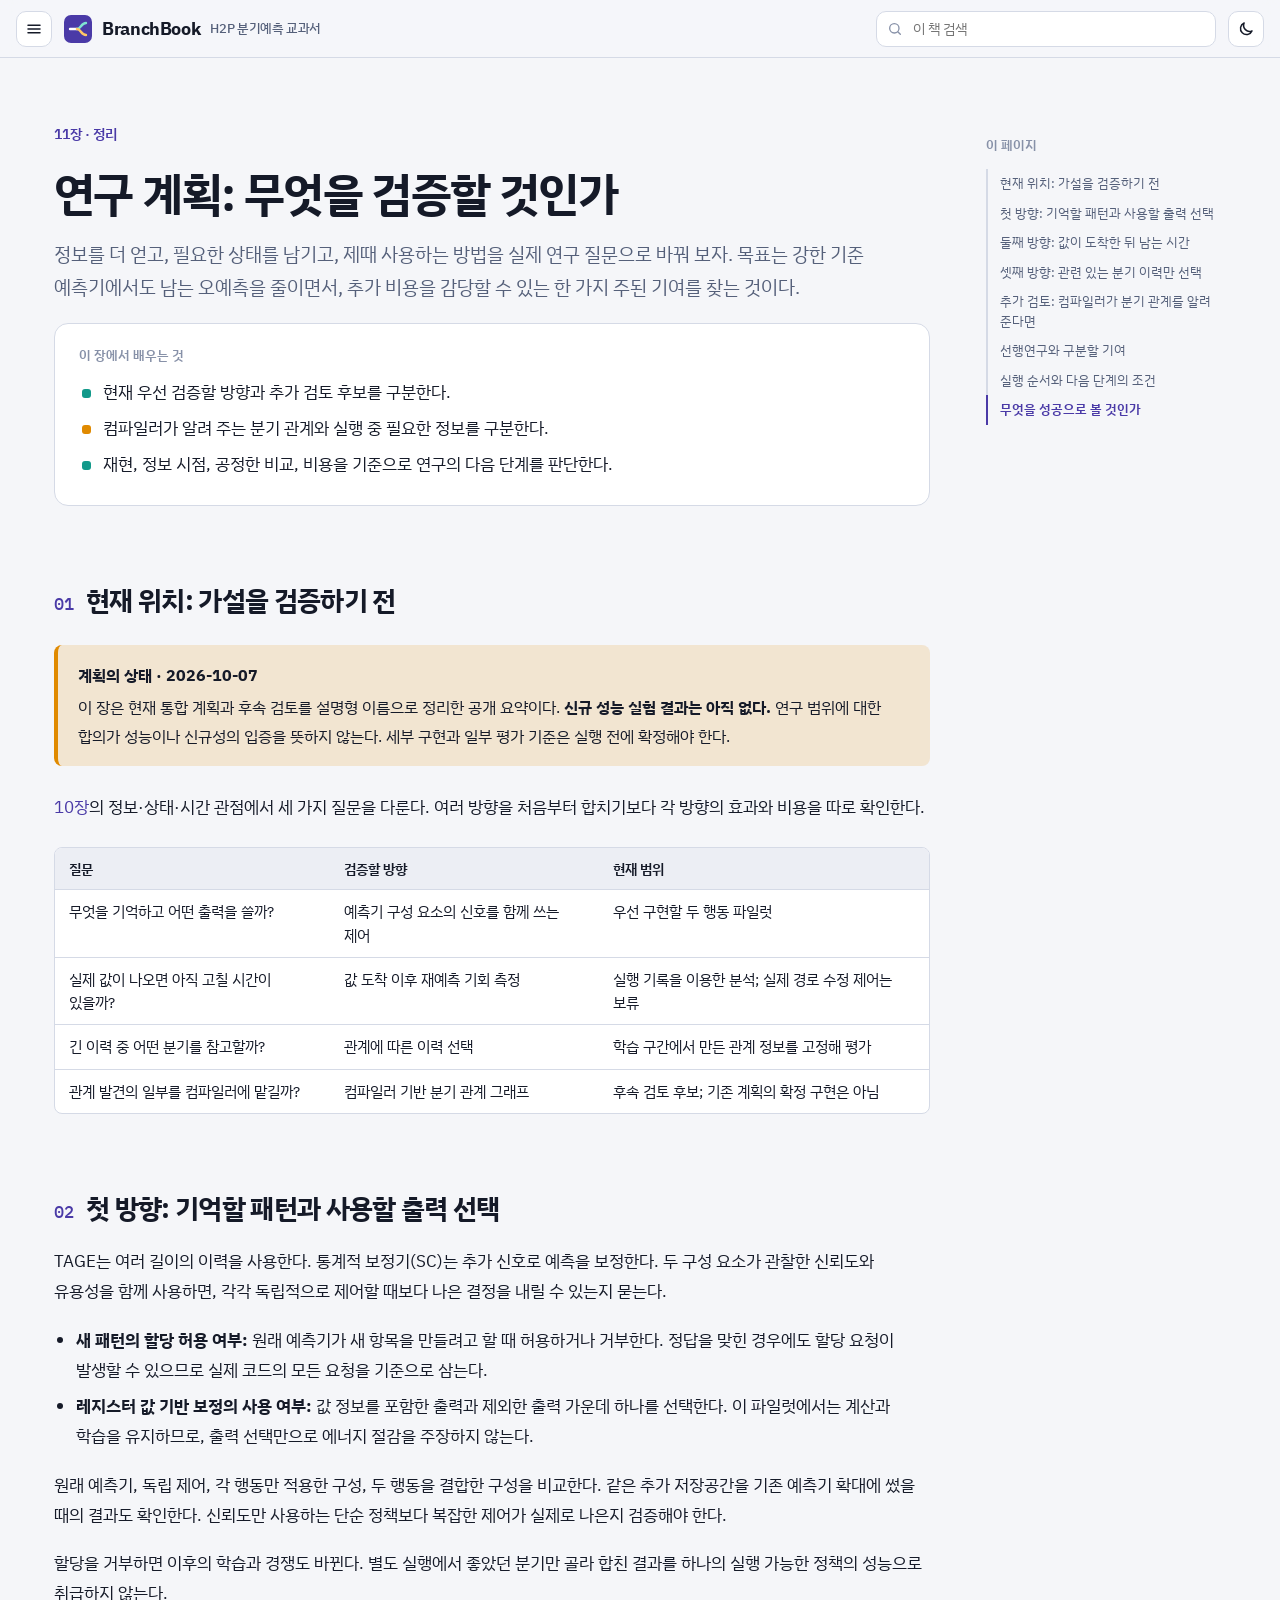
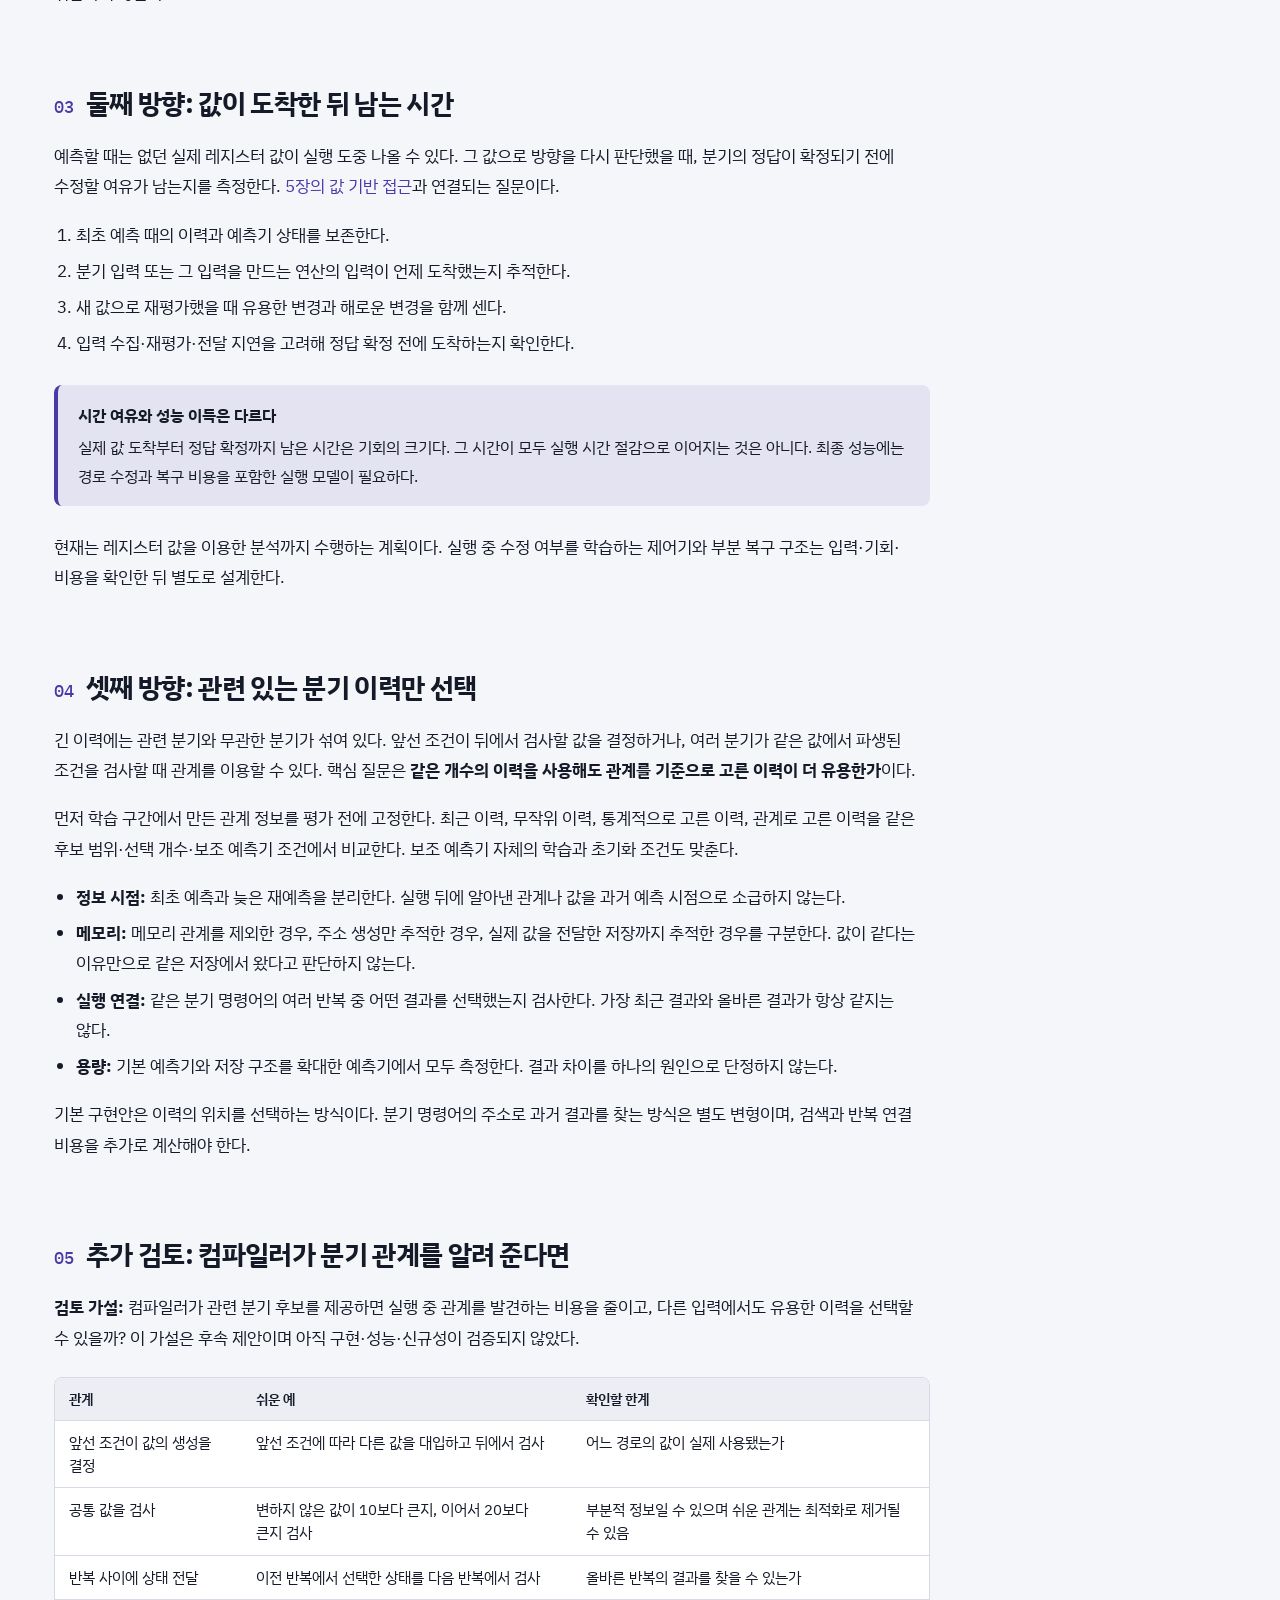
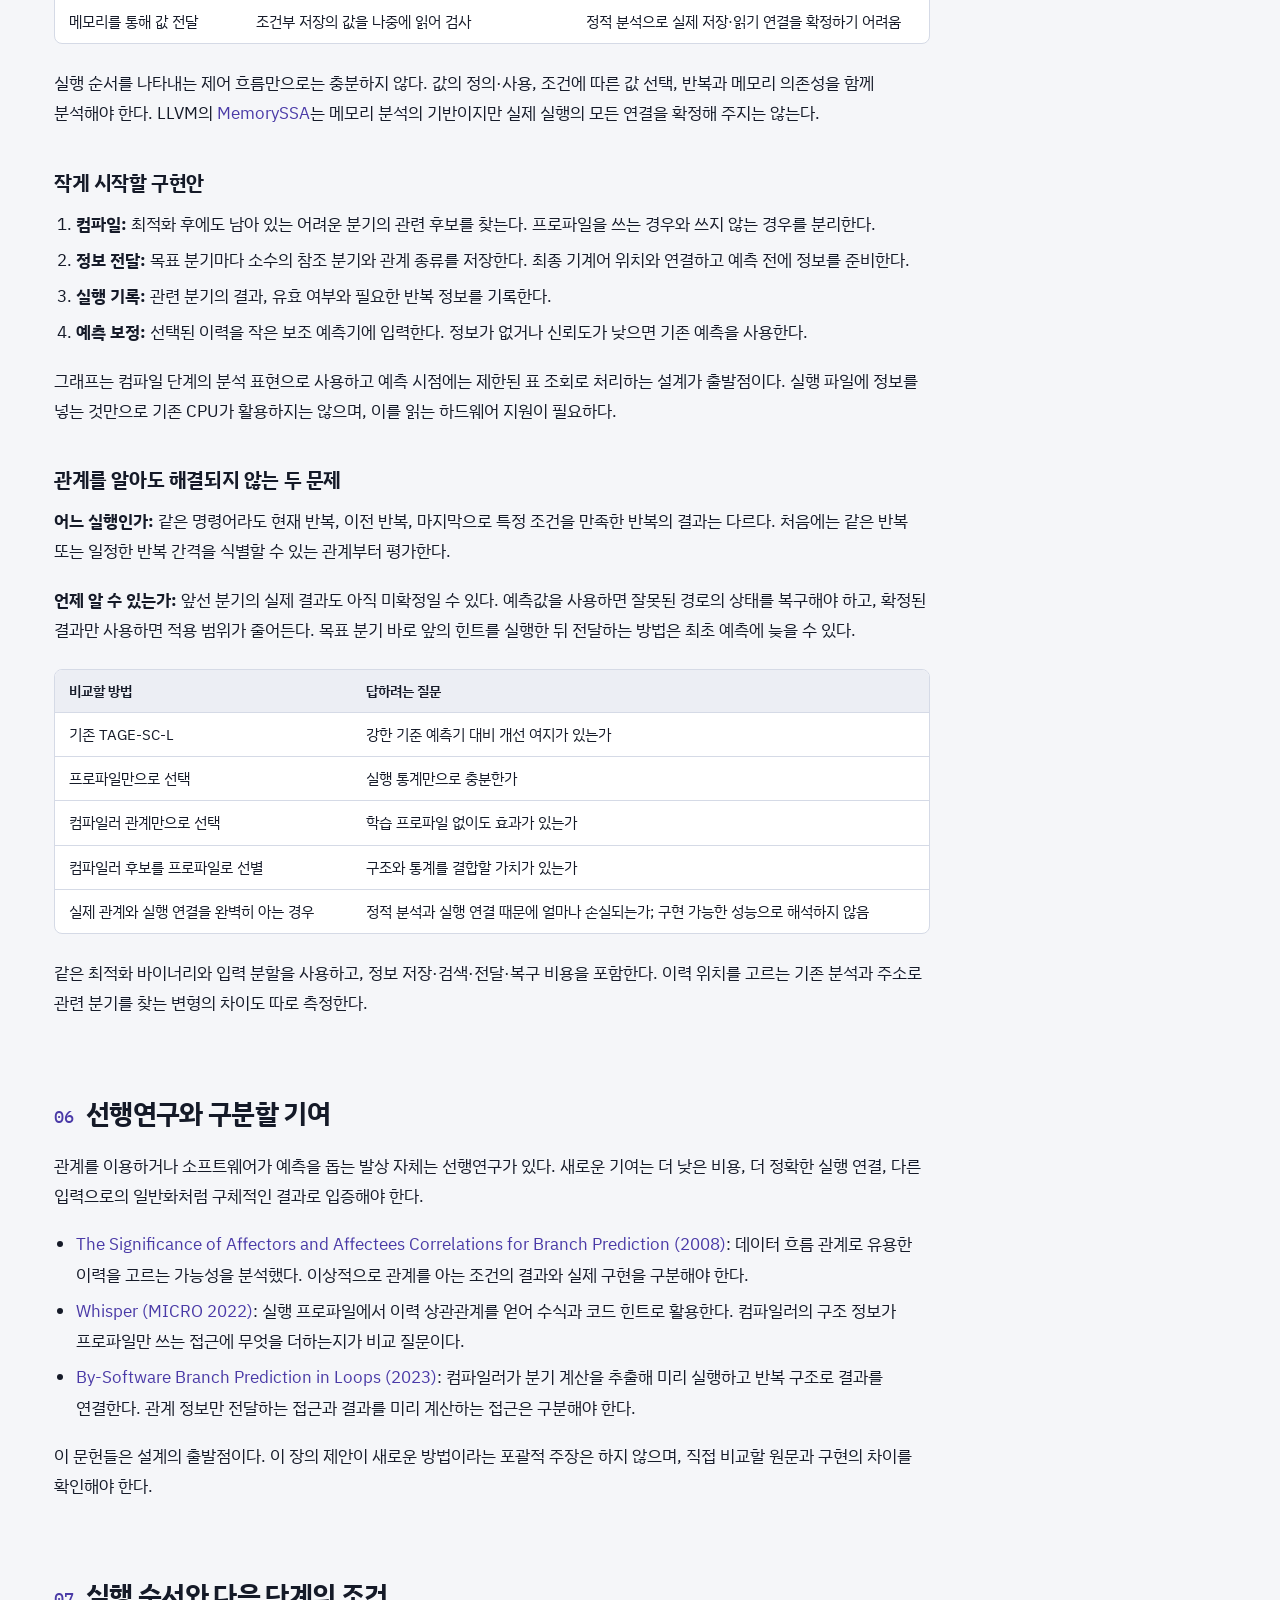
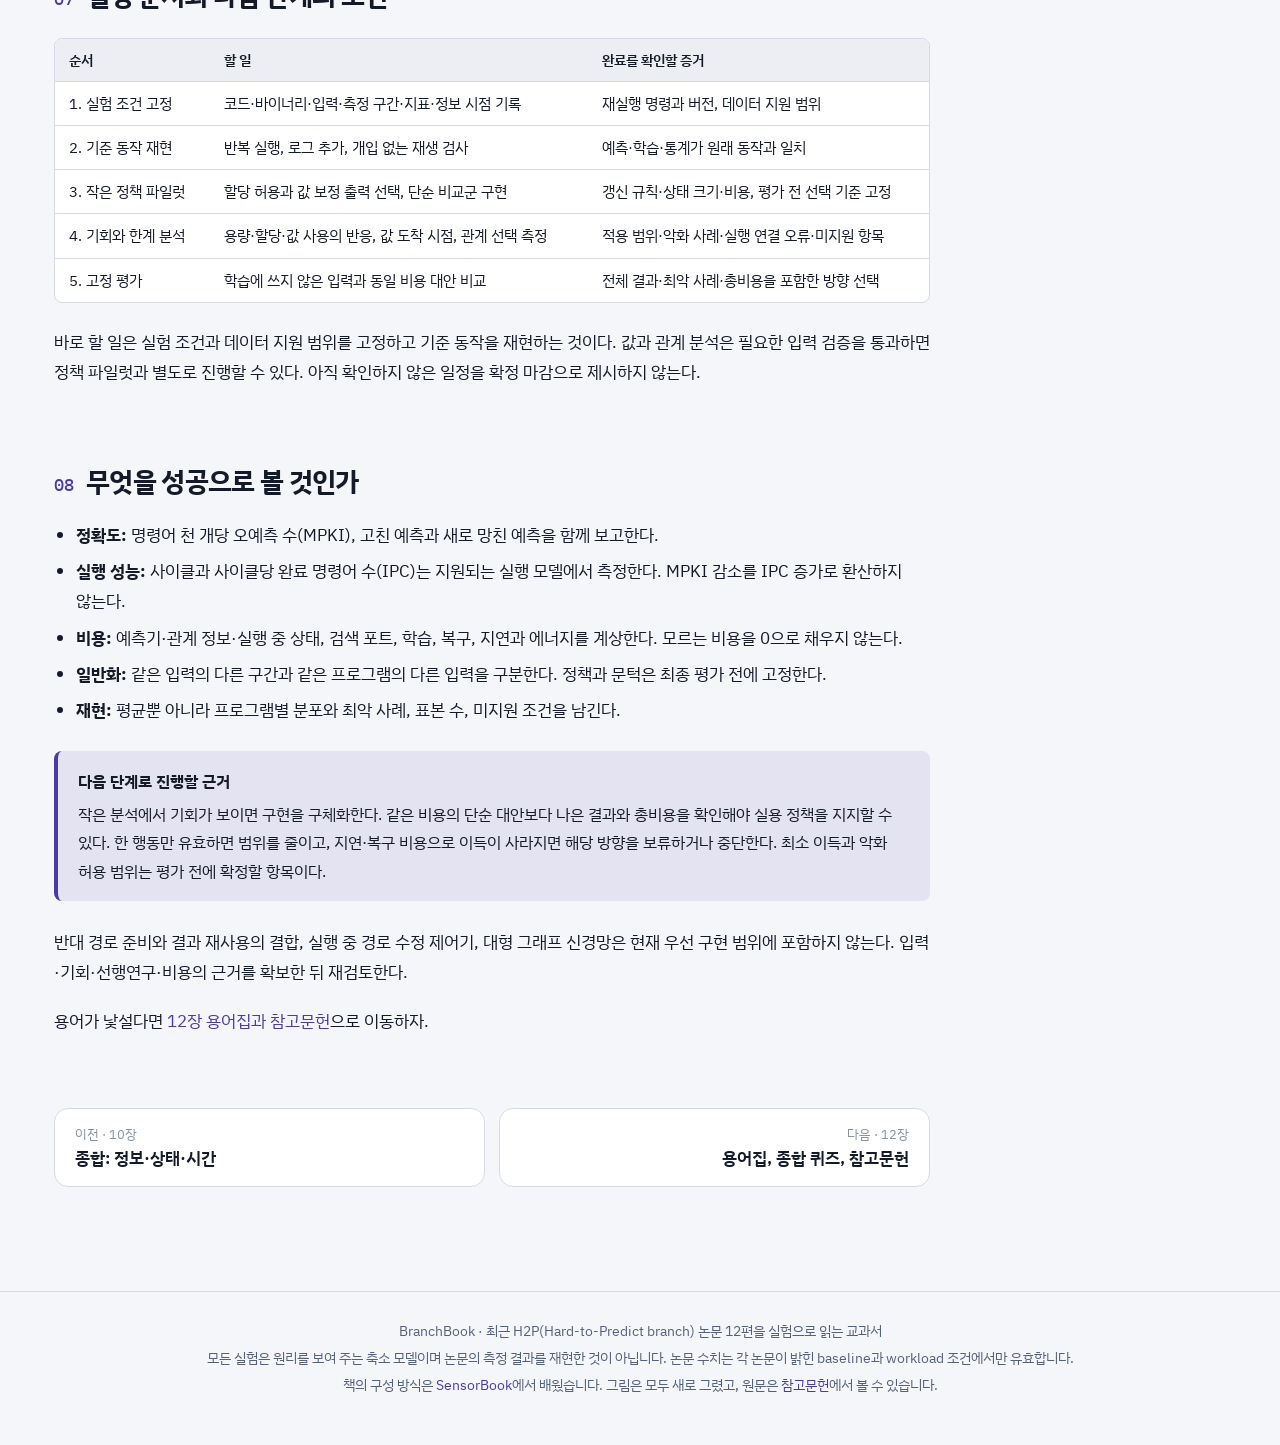
<file: chapters/research.html>
<!doctype html>
<html lang="ko">
<head>
<meta charset="utf-8">
<meta name="viewport" content="width=device-width, initial-scale=1">
<title>11장 · 연구 계획: 무엇을 검증할 것인가 — BranchBook</title>
<meta name="description" content="H2P 연구 계획: 예측기 제어, 실제 값의 도착 시점, 관련 분기 이력 선택과 컴파일러 관계 그래프. 가설과 결과를 구분하고 공정한 평가 순서를 설명한다.">
<link rel="icon" href="../favicon.svg" type="image/svg+xml">
<link rel="stylesheet" href="../css/style.css">
<script src="../js/common.js"></script>
</head>
<body data-root="../" data-chapter="research">
<main class="chapter">
<header class="chapter-hero">
<p class="chapter-kicker"></p>
<h1>연구 계획: 무엇을 검증할 것인가</h1>
<p class="lead">정보를 더 얻고, 필요한 상태를 남기고, 제때 사용하는 방법을 실제 연구 질문으로 바꿔 보자. 목표는 강한 기준 예측기에서도 남는 오예측을 줄이면서, 추가 비용을 감당할 수 있는 한 가지 주된 기여를 찾는 것이다.</p>
<div class="objectives"><p class="objectives-title">이 장에서 배우는 것</p><ul>
<li>현재 우선 검증할 방향과 추가 검토 후보를 구분한다.</li>
<li>컴파일러가 알려 주는 분기 관계와 실행 중 필요한 정보를 구분한다.</li>
<li>재현, 정보 시점, 공정한 비교, 비용을 기준으로 연구의 다음 단계를 판단한다.</li>
</ul></div>
</header>
<section id="status"><h2>현재 위치: 가설을 검증하기 전</h2>
<div class="callout caution"><strong>계획의 상태 · 2026-10-07</strong><p>이 장은 현재 통합 계획과 후속 검토를 설명형 이름으로 정리한 공개 요약이다. <b>신규 성능 실험 결과는 아직 없다.</b> 연구 범위에 대한 합의가 성능이나 신규성의 입증을 뜻하지 않는다. 세부 구현과 일부 평가 기준은 실행 전에 확정해야 한다.</p></div>
<p><a href="synthesis.html">10장</a>의 정보·상태·시간 관점에서 세 가지 질문을 다룬다. 여러 방향을 처음부터 합치기보다 각 방향의 효과와 비용을 따로 확인한다.</p>
<div class="table-wrap"><table><thead><tr><th>질문</th><th>검증할 방향</th><th>현재 범위</th></tr></thead><tbody>
<tr><td>무엇을 기억하고 어떤 출력을 쓸까?</td><td>예측기 구성 요소의 신호를 함께 쓰는 제어</td><td>우선 구현할 두 행동 파일럿</td></tr>
<tr><td>실제 값이 나오면 아직 고칠 시간이 있을까?</td><td>값 도착 이후 재예측 기회 측정</td><td>실행 기록을 이용한 분석; 실제 경로 수정 제어는 보류</td></tr>
<tr><td>긴 이력 중 어떤 분기를 참고할까?</td><td>관계에 따른 이력 선택</td><td>학습 구간에서 만든 관계 정보를 고정해 평가</td></tr>
<tr><td>관계 발견의 일부를 컴파일러에 맡길까?</td><td>컴파일러 기반 분기 관계 그래프</td><td>후속 검토 후보; 기존 계획의 확정 구현은 아님</td></tr>
</tbody></table></div></section>
<section id="control"><h2>첫 방향: 기억할 패턴과 사용할 출력 선택</h2>
<p>TAGE는 여러 길이의 이력을 사용한다. 통계적 보정기(SC)는 추가 신호로 예측을 보정한다. 두 구성 요소가 관찰한 신뢰도와 유용성을 함께 사용하면, 각각 독립적으로 제어할 때보다 나은 결정을 내릴 수 있는지 묻는다.</p>
<ul><li><strong>새 패턴의 할당 허용 여부:</strong> 원래 예측기가 새 항목을 만들려고 할 때 허용하거나 거부한다. 정답을 맞힌 경우에도 할당 요청이 발생할 수 있으므로 실제 코드의 모든 요청을 기준으로 삼는다.</li>
<li><strong>레지스터 값 기반 보정의 사용 여부:</strong> 값 정보를 포함한 출력과 제외한 출력 가운데 하나를 선택한다. 이 파일럿에서는 계산과 학습을 유지하므로, 출력 선택만으로 에너지 절감을 주장하지 않는다.</li></ul>
<p>원래 예측기, 독립 제어, 각 행동만 적용한 구성, 두 행동을 결합한 구성을 비교한다. 같은 추가 저장공간을 기존 예측기 확대에 썼을 때의 결과도 확인한다. 신뢰도만 사용하는 단순 정책보다 복잡한 제어가 실제로 나은지 검증해야 한다.</p>
<p>할당을 거부하면 이후의 학습과 경쟁도 바뀐다. 별도 실행에서 좋았던 분기만 골라 합친 결과를 하나의 실행 가능한 정책의 성능으로 취급하지 않는다.</p></section>
<section id="values"><h2>둘째 방향: 값이 도착한 뒤 남는 시간</h2>
<p>예측할 때는 없던 실제 레지스터 값이 실행 도중 나올 수 있다. 그 값으로 방향을 다시 판단했을 때, 분기의 정답이 확정되기 전에 수정할 여유가 남는지를 측정한다. <a href="value.html">5장의 값 기반 접근</a>과 연결되는 질문이다.</p>
<ol><li>최초 예측 때의 이력과 예측기 상태를 보존한다.</li><li>분기 입력 또는 그 입력을 만드는 연산의 입력이 언제 도착했는지 추적한다.</li><li>새 값으로 재평가했을 때 유용한 변경과 해로운 변경을 함께 센다.</li><li>입력 수집·재평가·전달 지연을 고려해 정답 확정 전에 도착하는지 확인한다.</li></ol>
<div class="callout"><strong>시간 여유와 성능 이득은 다르다</strong><p>실제 값 도착부터 정답 확정까지 남은 시간은 기회의 크기다. 그 시간이 모두 실행 시간 절감으로 이어지는 것은 아니다. 최종 성능에는 경로 수정과 복구 비용을 포함한 실행 모델이 필요하다.</p></div>
<p>현재는 레지스터 값을 이용한 분석까지 수행하는 계획이다. 실행 중 수정 여부를 학습하는 제어기와 부분 복구 구조는 입력·기회·비용을 확인한 뒤 별도로 설계한다.</p></section>
<section id="relations"><h2>셋째 방향: 관련 있는 분기 이력만 선택</h2>
<p>긴 이력에는 관련 분기와 무관한 분기가 섞여 있다. 앞선 조건이 뒤에서 검사할 값을 결정하거나, 여러 분기가 같은 값에서 파생된 조건을 검사할 때 관계를 이용할 수 있다. 핵심 질문은 <strong>같은 개수의 이력을 사용해도 관계를 기준으로 고른 이력이 더 유용한가</strong>이다.</p>
<p>먼저 학습 구간에서 만든 관계 정보를 평가 전에 고정한다. 최근 이력, 무작위 이력, 통계적으로 고른 이력, 관계로 고른 이력을 같은 후보 범위·선택 개수·보조 예측기 조건에서 비교한다. 보조 예측기 자체의 학습과 초기화 조건도 맞춘다.</p>
<ul><li><strong>정보 시점:</strong> 최초 예측과 늦은 재예측을 분리한다. 실행 뒤에 알아낸 관계나 값을 과거 예측 시점으로 소급하지 않는다.</li><li><strong>메모리:</strong> 메모리 관계를 제외한 경우, 주소 생성만 추적한 경우, 실제 값을 전달한 저장까지 추적한 경우를 구분한다. 값이 같다는 이유만으로 같은 저장에서 왔다고 판단하지 않는다.</li><li><strong>실행 연결:</strong> 같은 분기 명령어의 여러 반복 중 어떤 결과를 선택했는지 검사한다. 가장 최근 결과와 올바른 결과가 항상 같지는 않다.</li><li><strong>용량:</strong> 기본 예측기와 저장 구조를 확대한 예측기에서 모두 측정한다. 결과 차이를 하나의 원인으로 단정하지 않는다.</li></ul>
<p>기본 구현안은 이력의 위치를 선택하는 방식이다. 분기 명령어의 주소로 과거 결과를 찾는 방식은 별도 변형이며, 검색과 반복 연결 비용을 추가로 계산해야 한다.</p></section>
<section id="compiler"><h2>추가 검토: 컴파일러가 분기 관계를 알려 준다면</h2>
<p><strong>검토 가설:</strong> 컴파일러가 관련 분기 후보를 제공하면 실행 중 관계를 발견하는 비용을 줄이고, 다른 입력에서도 유용한 이력을 선택할 수 있을까? 이 가설은 후속 제안이며 아직 구현·성능·신규성이 검증되지 않았다.</p>
<div class="table-wrap"><table><thead><tr><th>관계</th><th>쉬운 예</th><th>확인할 한계</th></tr></thead><tbody>
<tr><td>앞선 조건이 값의 생성을 결정</td><td>앞선 조건에 따라 다른 값을 대입하고 뒤에서 검사</td><td>어느 경로의 값이 실제 사용됐는가</td></tr>
<tr><td>공통 값을 검사</td><td>변하지 않은 값이 10보다 큰지, 이어서 20보다 큰지 검사</td><td>부분적 정보일 수 있으며 쉬운 관계는 최적화로 제거될 수 있음</td></tr>
<tr><td>반복 사이에 상태 전달</td><td>이전 반복에서 선택한 상태를 다음 반복에서 검사</td><td>올바른 반복의 결과를 찾을 수 있는가</td></tr>
<tr><td>메모리를 통해 값 전달</td><td>조건부 저장의 값을 나중에 읽어 검사</td><td>정적 분석으로 실제 저장·읽기 연결을 확정하기 어려움</td></tr>
</tbody></table></div>
<p>실행 순서를 나타내는 제어 흐름만으로는 충분하지 않다. 값의 정의·사용, 조건에 따른 값 선택, 반복과 메모리 의존성을 함께 분석해야 한다. LLVM의 <a href="https://llvm.org/docs/MemorySSA.html">MemorySSA</a>는 메모리 분석의 기반이지만 실제 실행의 모든 연결을 확정해 주지는 않는다.</p>
<h3>작게 시작할 구현안</h3>
<ol><li><strong>컴파일:</strong> 최적화 후에도 남아 있는 어려운 분기의 관련 후보를 찾는다. 프로파일을 쓰는 경우와 쓰지 않는 경우를 분리한다.</li>
<li><strong>정보 전달:</strong> 목표 분기마다 소수의 참조 분기와 관계 종류를 저장한다. 최종 기계어 위치와 연결하고 예측 전에 정보를 준비한다.</li>
<li><strong>실행 기록:</strong> 관련 분기의 결과, 유효 여부와 필요한 반복 정보를 기록한다.</li>
<li><strong>예측 보정:</strong> 선택된 이력을 작은 보조 예측기에 입력한다. 정보가 없거나 신뢰도가 낮으면 기존 예측을 사용한다.</li></ol>
<p>그래프는 컴파일 단계의 분석 표현으로 사용하고 예측 시점에는 제한된 표 조회로 처리하는 설계가 출발점이다. 실행 파일에 정보를 넣는 것만으로 기존 CPU가 활용하지는 않으며, 이를 읽는 하드웨어 지원이 필요하다.</p>
<h3>관계를 알아도 해결되지 않는 두 문제</h3>
<p><strong>어느 실행인가:</strong> 같은 명령어라도 현재 반복, 이전 반복, 마지막으로 특정 조건을 만족한 반복의 결과는 다르다. 처음에는 같은 반복 또는 일정한 반복 간격을 식별할 수 있는 관계부터 평가한다.</p>
<p><strong>언제 알 수 있는가:</strong> 앞선 분기의 실제 결과도 아직 미확정일 수 있다. 예측값을 사용하면 잘못된 경로의 상태를 복구해야 하고, 확정된 결과만 사용하면 적용 범위가 줄어든다. 목표 분기 바로 앞의 힌트를 실행한 뒤 전달하는 방법은 최초 예측에 늦을 수 있다.</p>
<div class="table-wrap"><table><thead><tr><th>비교할 방법</th><th>답하려는 질문</th></tr></thead><tbody>
<tr><td>기존 TAGE-SC-L</td><td>강한 기준 예측기 대비 개선 여지가 있는가</td></tr>
<tr><td>프로파일만으로 선택</td><td>실행 통계만으로 충분한가</td></tr>
<tr><td>컴파일러 관계만으로 선택</td><td>학습 프로파일 없이도 효과가 있는가</td></tr>
<tr><td>컴파일러 후보를 프로파일로 선별</td><td>구조와 통계를 결합할 가치가 있는가</td></tr>
<tr><td>실제 관계와 실행 연결을 완벽히 아는 경우</td><td>정적 분석과 실행 연결 때문에 얼마나 손실되는가; 구현 가능한 성능으로 해석하지 않음</td></tr>
</tbody></table></div>
<p>같은 최적화 바이너리와 입력 분할을 사용하고, 정보 저장·검색·전달·복구 비용을 포함한다. 이력 위치를 고르는 기존 분석과 주소로 관련 분기를 찾는 변형의 차이도 따로 측정한다.</p></section>
<section id="evidence"><h2>선행연구와 구분할 기여</h2>
<p>관계를 이용하거나 소프트웨어가 예측을 돕는 발상 자체는 선행연구가 있다. 새로운 기여는 더 낮은 비용, 더 정확한 실행 연결, 다른 입력으로의 일반화처럼 구체적인 결과로 입증해야 한다.</p>
<ul><li><a href="https://marios.kleanthous.info/pub/affectors_affectees_2008.pdf">The Significance of Affectors and Affectees Correlations for Branch Prediction (2008)</a>: 데이터 흐름 관계로 유용한 이력을 고르는 가능성을 분석했다. 이상적으로 관계를 아는 조건의 결과와 실제 구현을 구분해야 한다.</li>
<li><a href="https://hlitz.github.io/papers/whisper.pdf">Whisper (MICRO 2022)</a>: 실행 프로파일에서 이력 상관관계를 얻어 수식과 코드 힌트로 활용한다. 컴파일러의 구조 정보가 프로파일만 쓰는 접근에 무엇을 더하는지가 비교 질문이다.</li>
<li><a href="https://arxiv.org/abs/2305.08317">By-Software Branch Prediction in Loops (2023)</a>: 컴파일러가 분기 계산을 추출해 미리 실행하고 반복 구조로 결과를 연결한다. 관계 정보만 전달하는 접근과 결과를 미리 계산하는 접근은 구분해야 한다.</li></ul>
<p>이 문헌들은 설계의 출발점이다. 이 장의 제안이 새로운 방법이라는 포괄적 주장은 하지 않으며, 직접 비교할 원문과 구현의 차이를 확인해야 한다.</p></section>
<section id="sequence"><h2>실행 순서와 다음 단계의 조건</h2>
<div class="table-wrap"><table><thead><tr><th>순서</th><th>할 일</th><th>완료를 확인할 증거</th></tr></thead><tbody>
<tr><td>1. 실험 조건 고정</td><td>코드·바이너리·입력·측정 구간·지표·정보 시점 기록</td><td>재실행 명령과 버전, 데이터 지원 범위</td></tr>
<tr><td>2. 기준 동작 재현</td><td>반복 실행, 로그 추가, 개입 없는 재생 검사</td><td>예측·학습·통계가 원래 동작과 일치</td></tr>
<tr><td>3. 작은 정책 파일럿</td><td>할당 허용과 값 보정 출력 선택, 단순 비교군 구현</td><td>갱신 규칙·상태 크기·비용, 평가 전 선택 기준 고정</td></tr>
<tr><td>4. 기회와 한계 분석</td><td>용량·할당·값 사용의 반응, 값 도착 시점, 관계 선택 측정</td><td>적용 범위·악화 사례·실행 연결 오류·미지원 항목</td></tr>
<tr><td>5. 고정 평가</td><td>학습에 쓰지 않은 입력과 동일 비용 대안 비교</td><td>전체 결과·최악 사례·총비용을 포함한 방향 선택</td></tr>
</tbody></table></div>
<p>바로 할 일은 실험 조건과 데이터 지원 범위를 고정하고 기준 동작을 재현하는 것이다. 값과 관계 분석은 필요한 입력 검증을 통과하면 정책 파일럿과 별도로 진행할 수 있다. 아직 확인하지 않은 일정을 확정 마감으로 제시하지 않는다.</p></section>
<section id="evaluation"><h2>무엇을 성공으로 볼 것인가</h2>
<ul><li><strong>정확도:</strong> 명령어 천 개당 오예측 수(MPKI), 고친 예측과 새로 망친 예측을 함께 보고한다.</li><li><strong>실행 성능:</strong> 사이클과 사이클당 완료 명령어 수(IPC)는 지원되는 실행 모델에서 측정한다. MPKI 감소를 IPC 증가로 환산하지 않는다.</li><li><strong>비용:</strong> 예측기·관계 정보·실행 중 상태, 검색 포트, 학습, 복구, 지연과 에너지를 계상한다. 모르는 비용을 0으로 채우지 않는다.</li><li><strong>일반화:</strong> 같은 입력의 다른 구간과 같은 프로그램의 다른 입력을 구분한다. 정책과 문턱은 최종 평가 전에 고정한다.</li><li><strong>재현:</strong> 평균뿐 아니라 프로그램별 분포와 최악 사례, 표본 수, 미지원 조건을 남긴다.</li></ul>
<div class="callout"><strong>다음 단계로 진행할 근거</strong><p>작은 분석에서 기회가 보이면 구현을 구체화한다. 같은 비용의 단순 대안보다 나은 결과와 총비용을 확인해야 실용 정책을 지지할 수 있다. 한 행동만 유효하면 범위를 줄이고, 지연·복구 비용으로 이득이 사라지면 해당 방향을 보류하거나 중단한다. 최소 이득과 악화 허용 범위는 평가 전에 확정할 항목이다.</p></div>
<p>반대 경로 준비와 결과 재사용의 결합, 실행 중 경로 수정 제어기, 대형 그래프 신경망은 현재 우선 구현 범위에 포함하지 않는다. 입력·기회·선행연구·비용의 근거를 확보한 뒤 재검토한다.</p>
<p>용어가 낯설다면 <a href="glossary.html">12장 용어집과 참고문헌</a>으로 이동하자.</p></section>
</main>
</body>
</html>
</file>
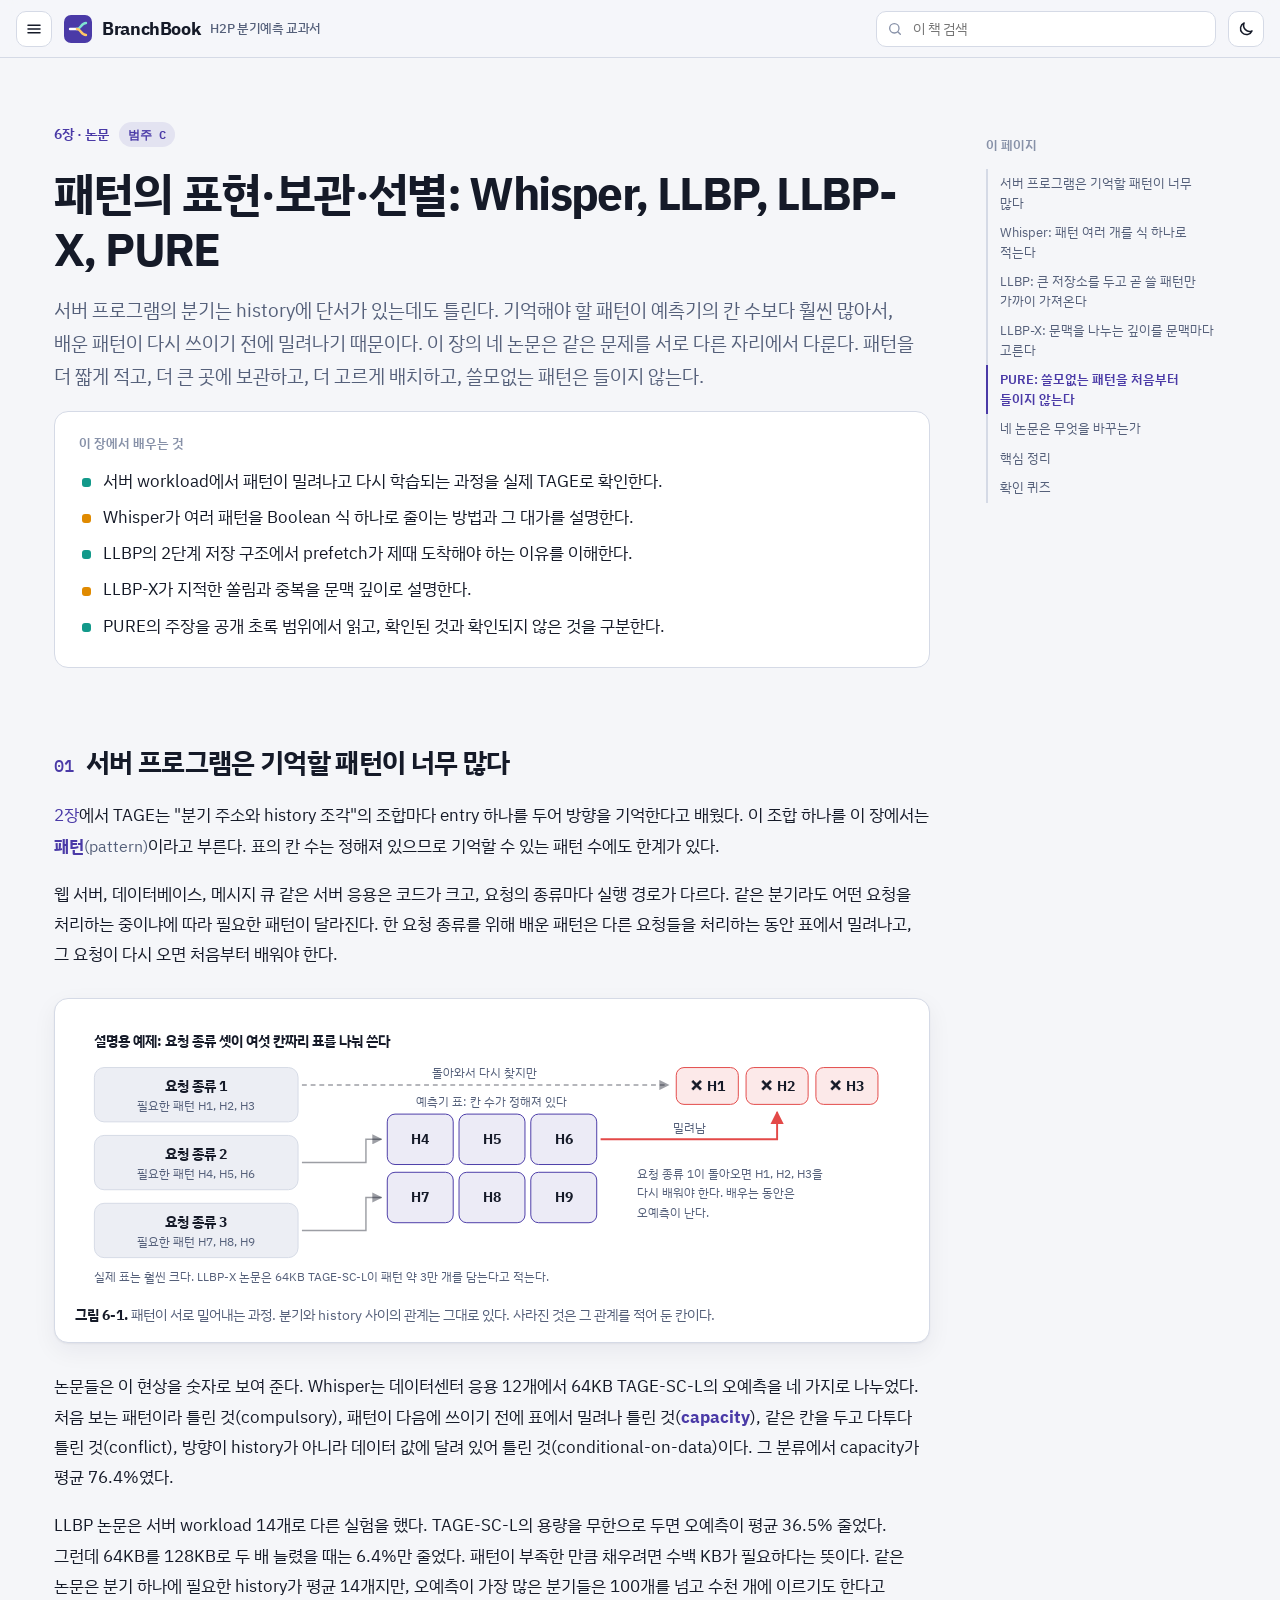
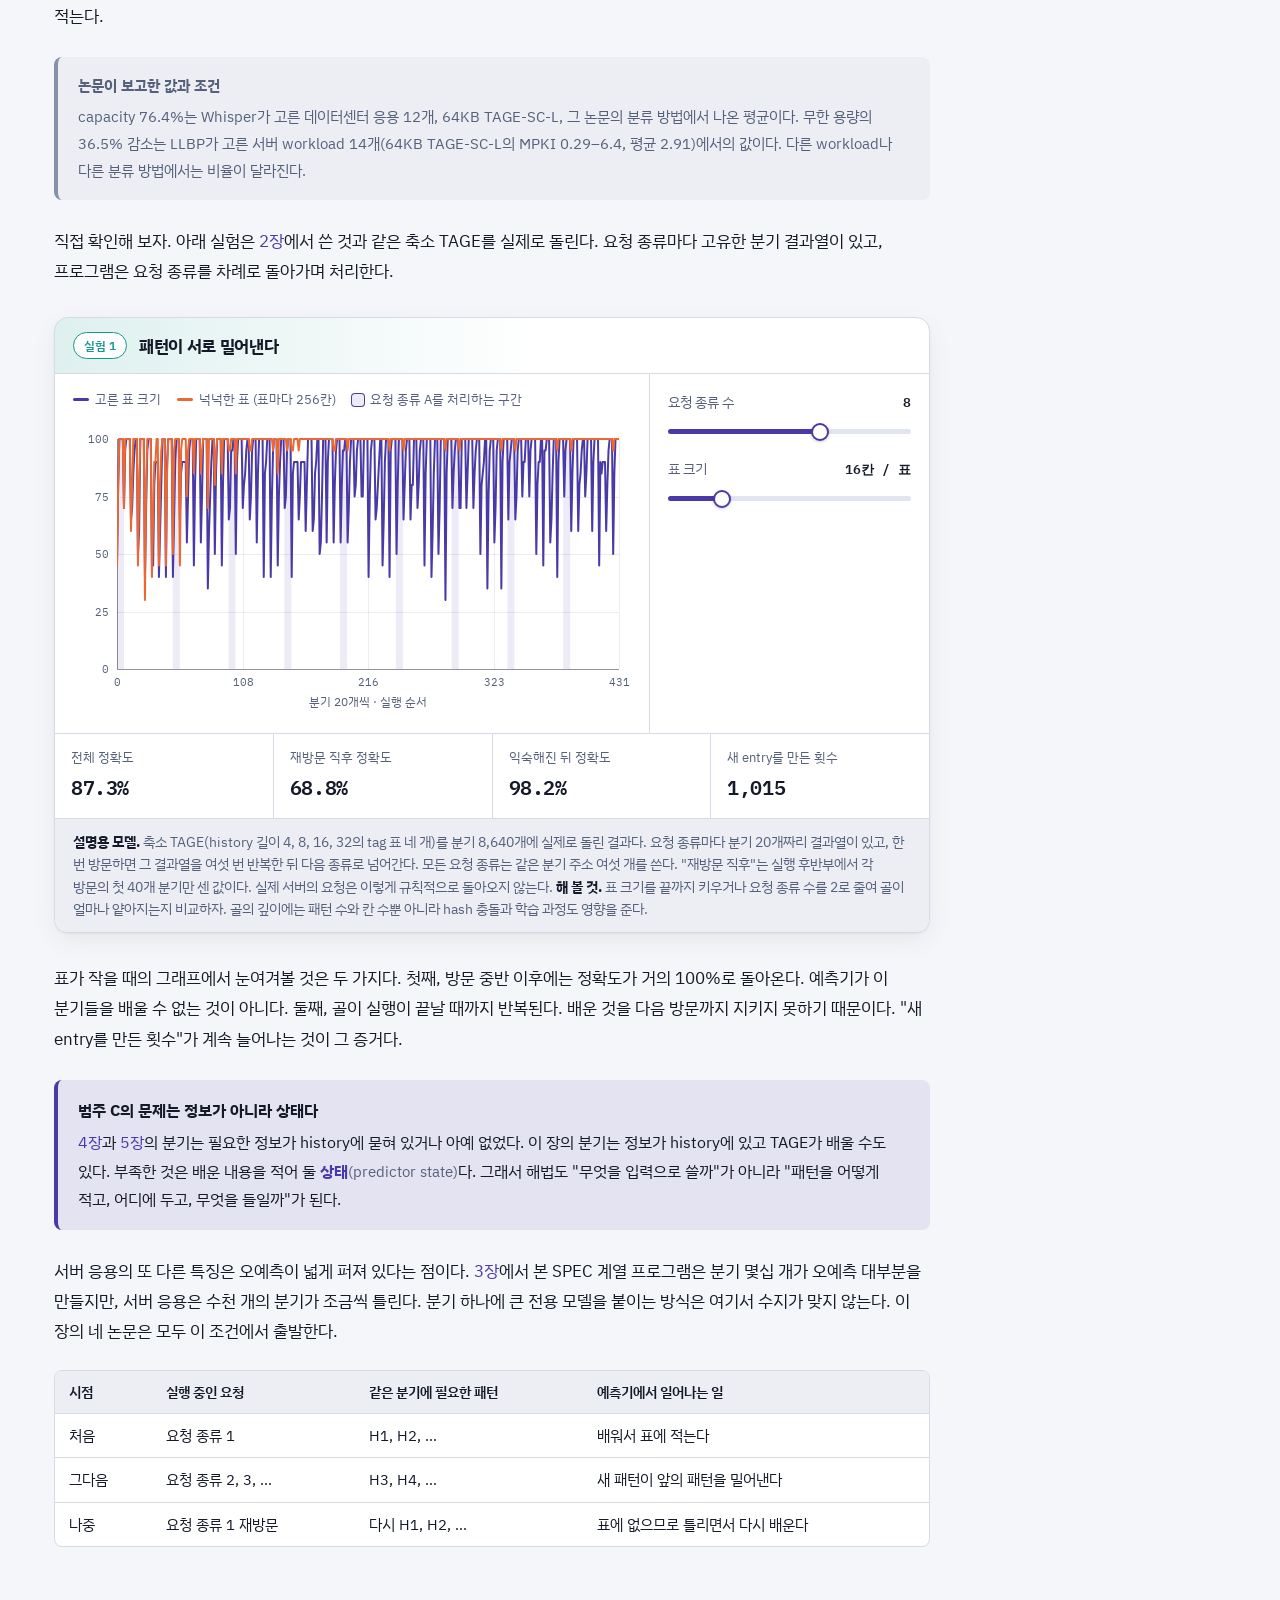
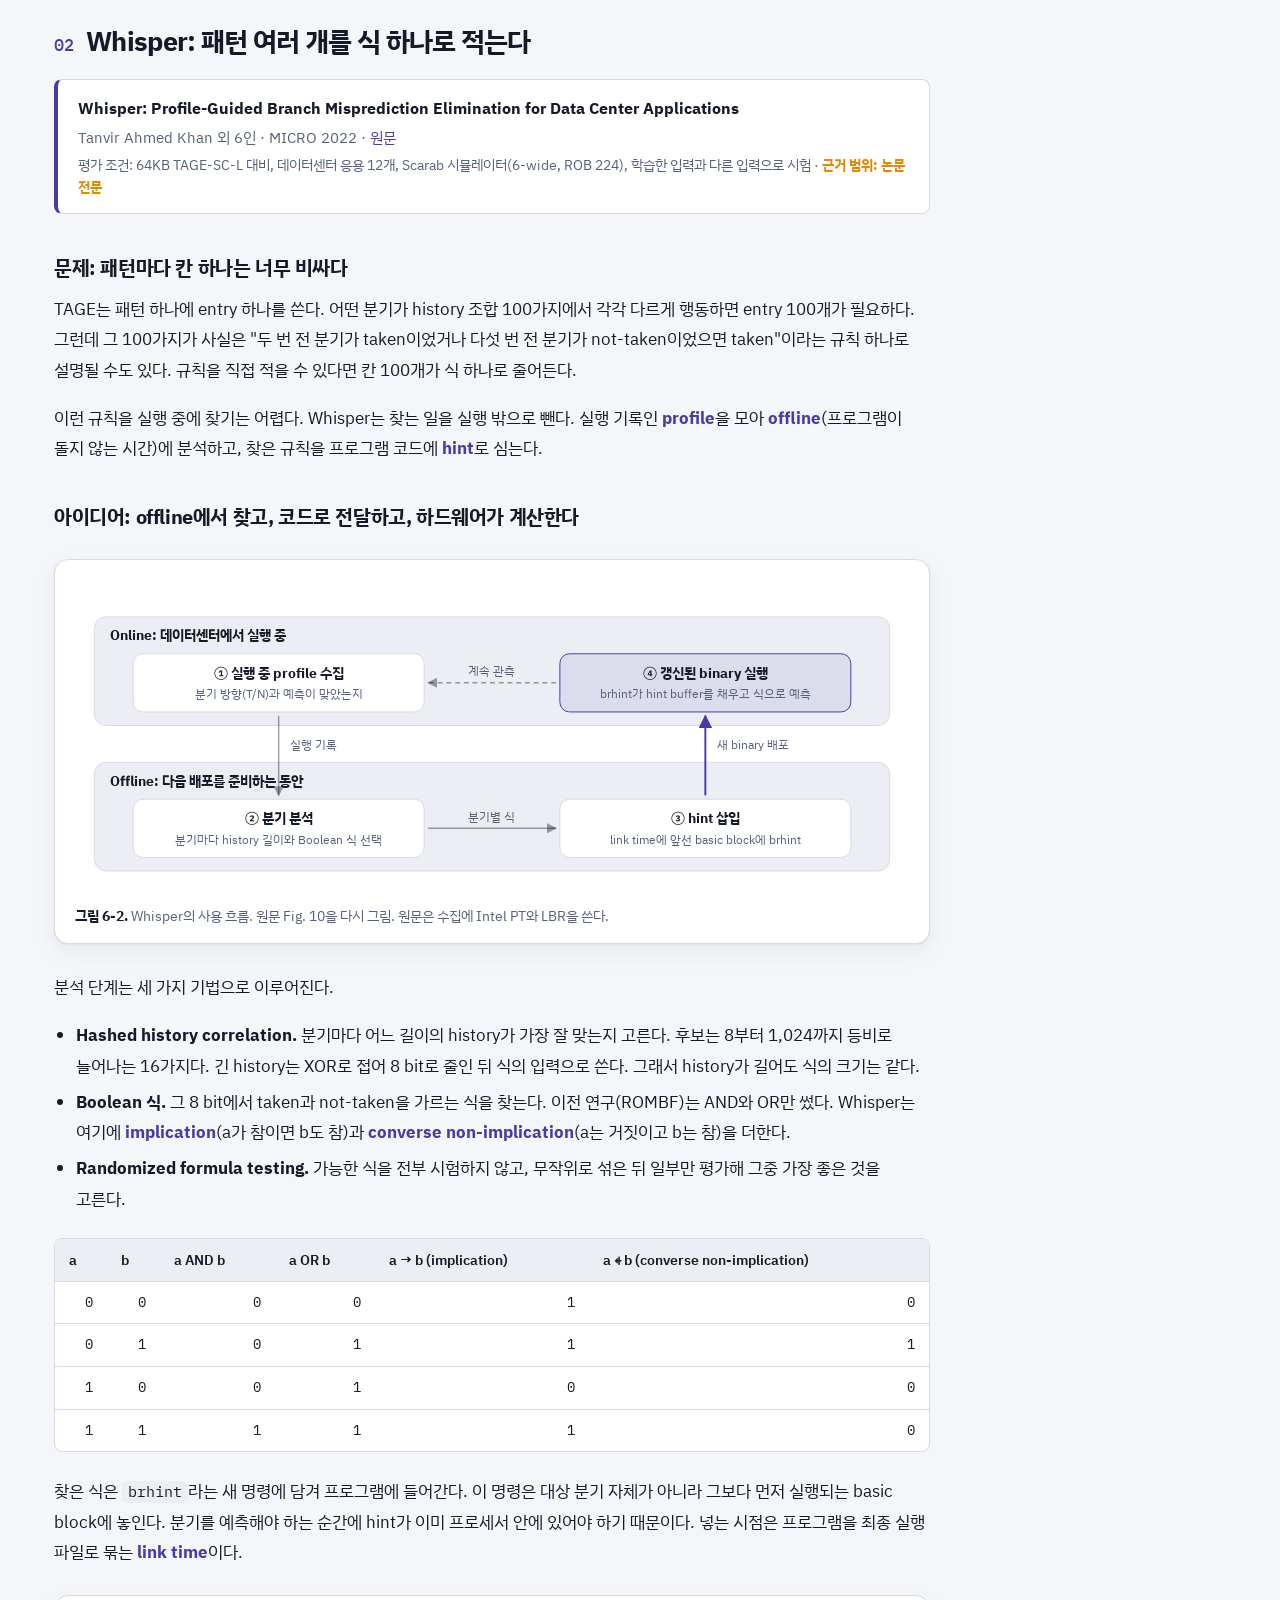
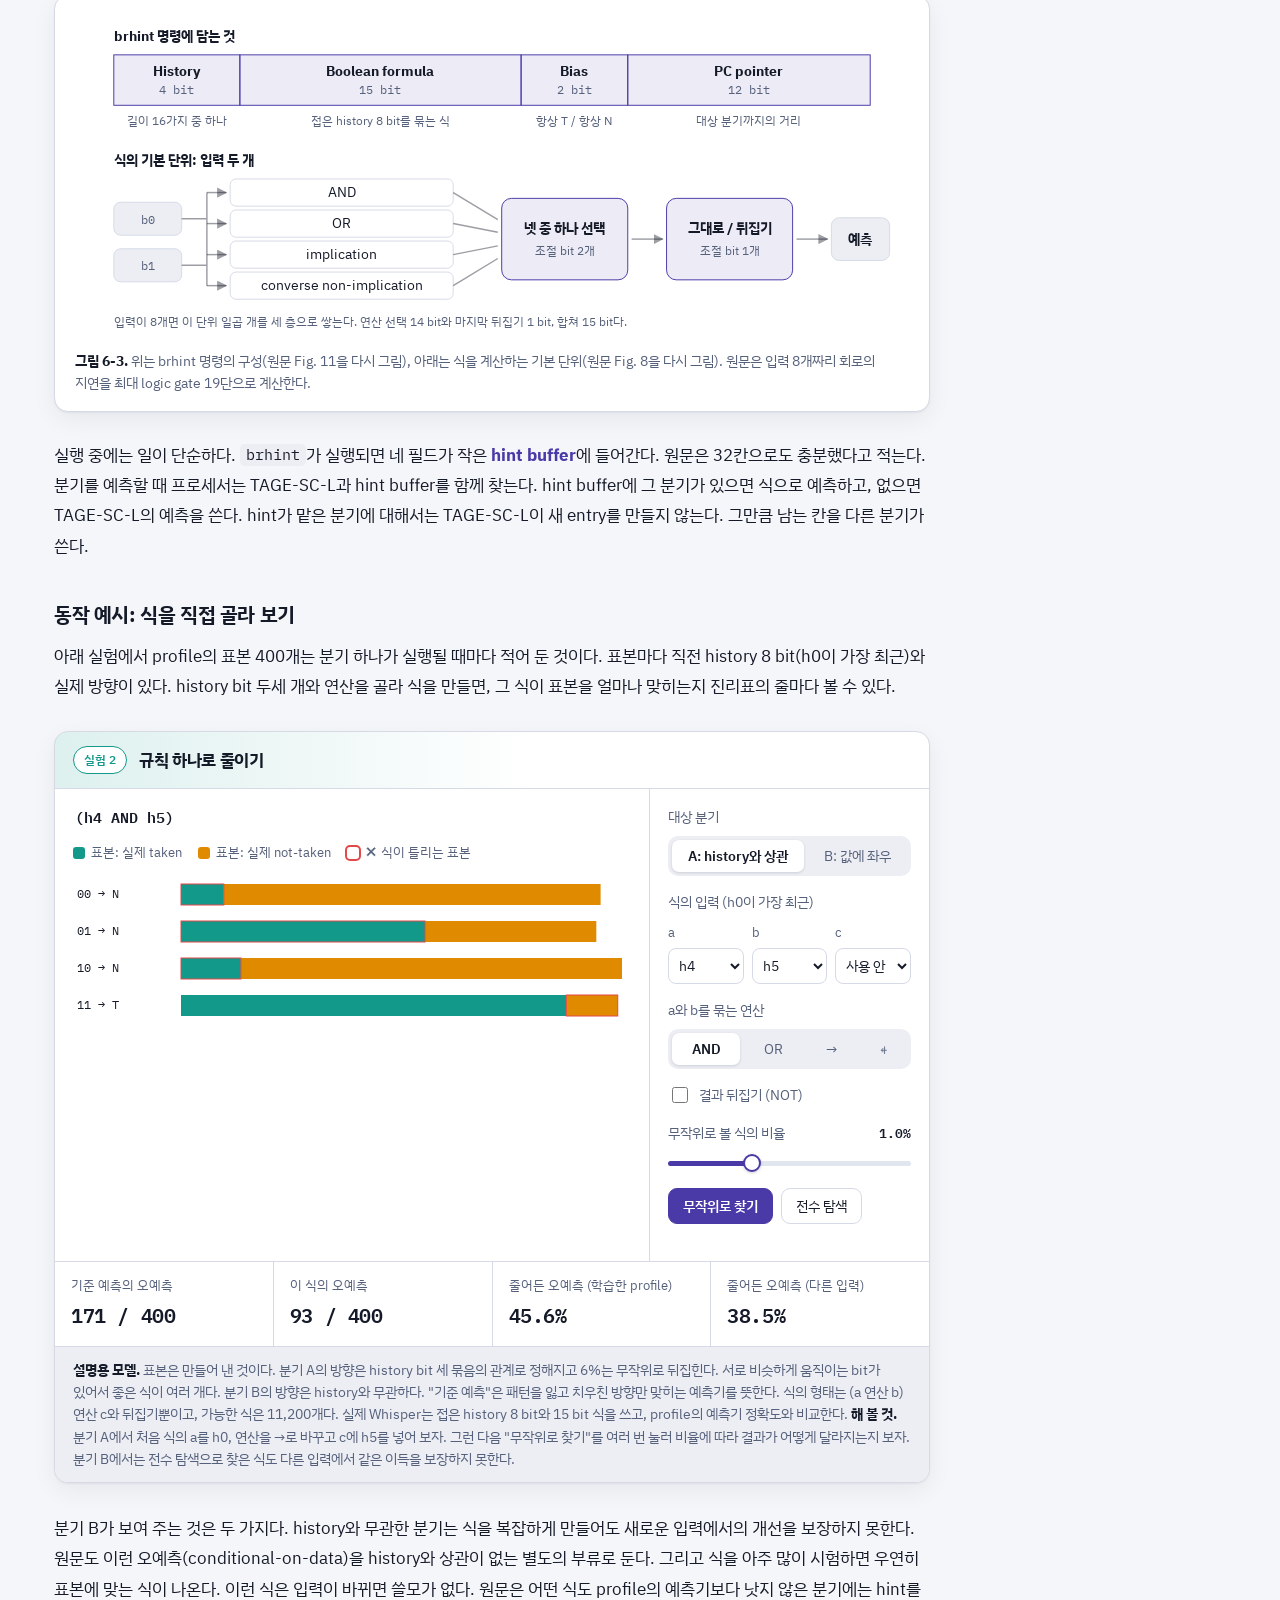
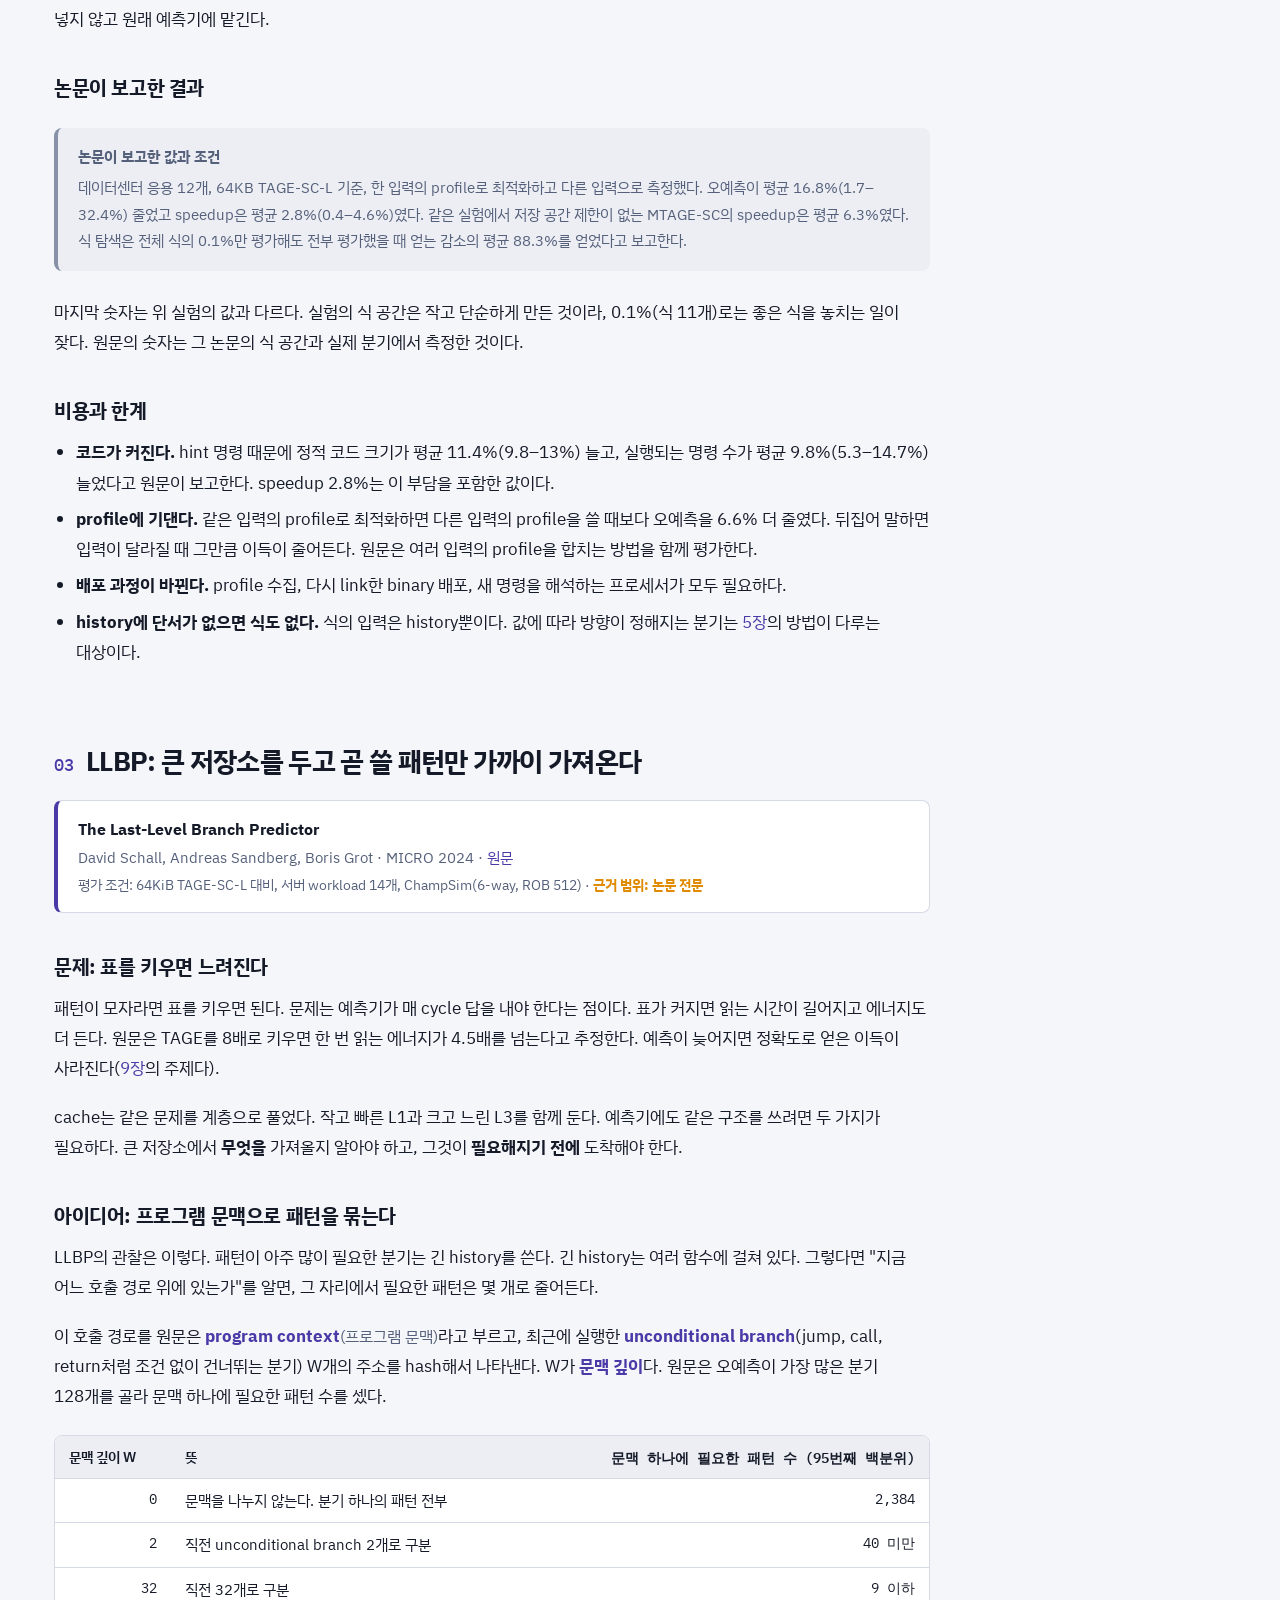
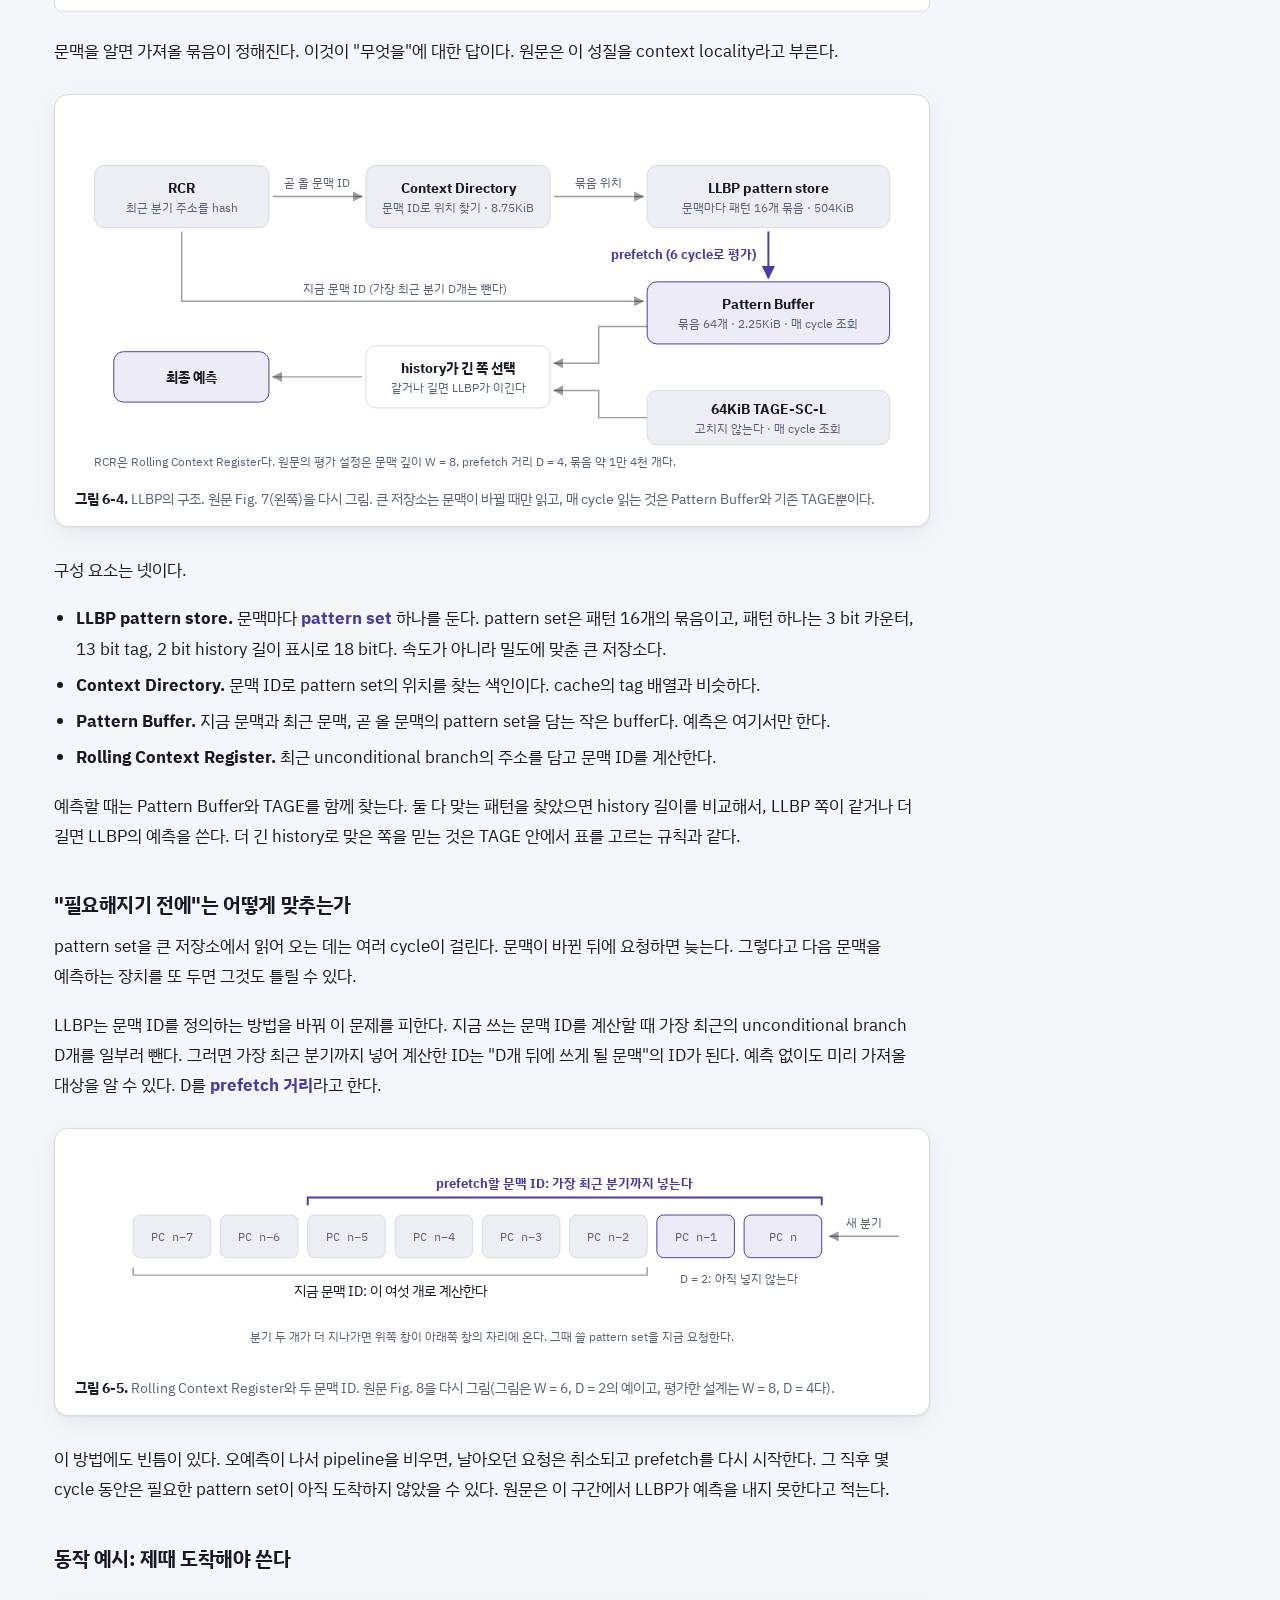
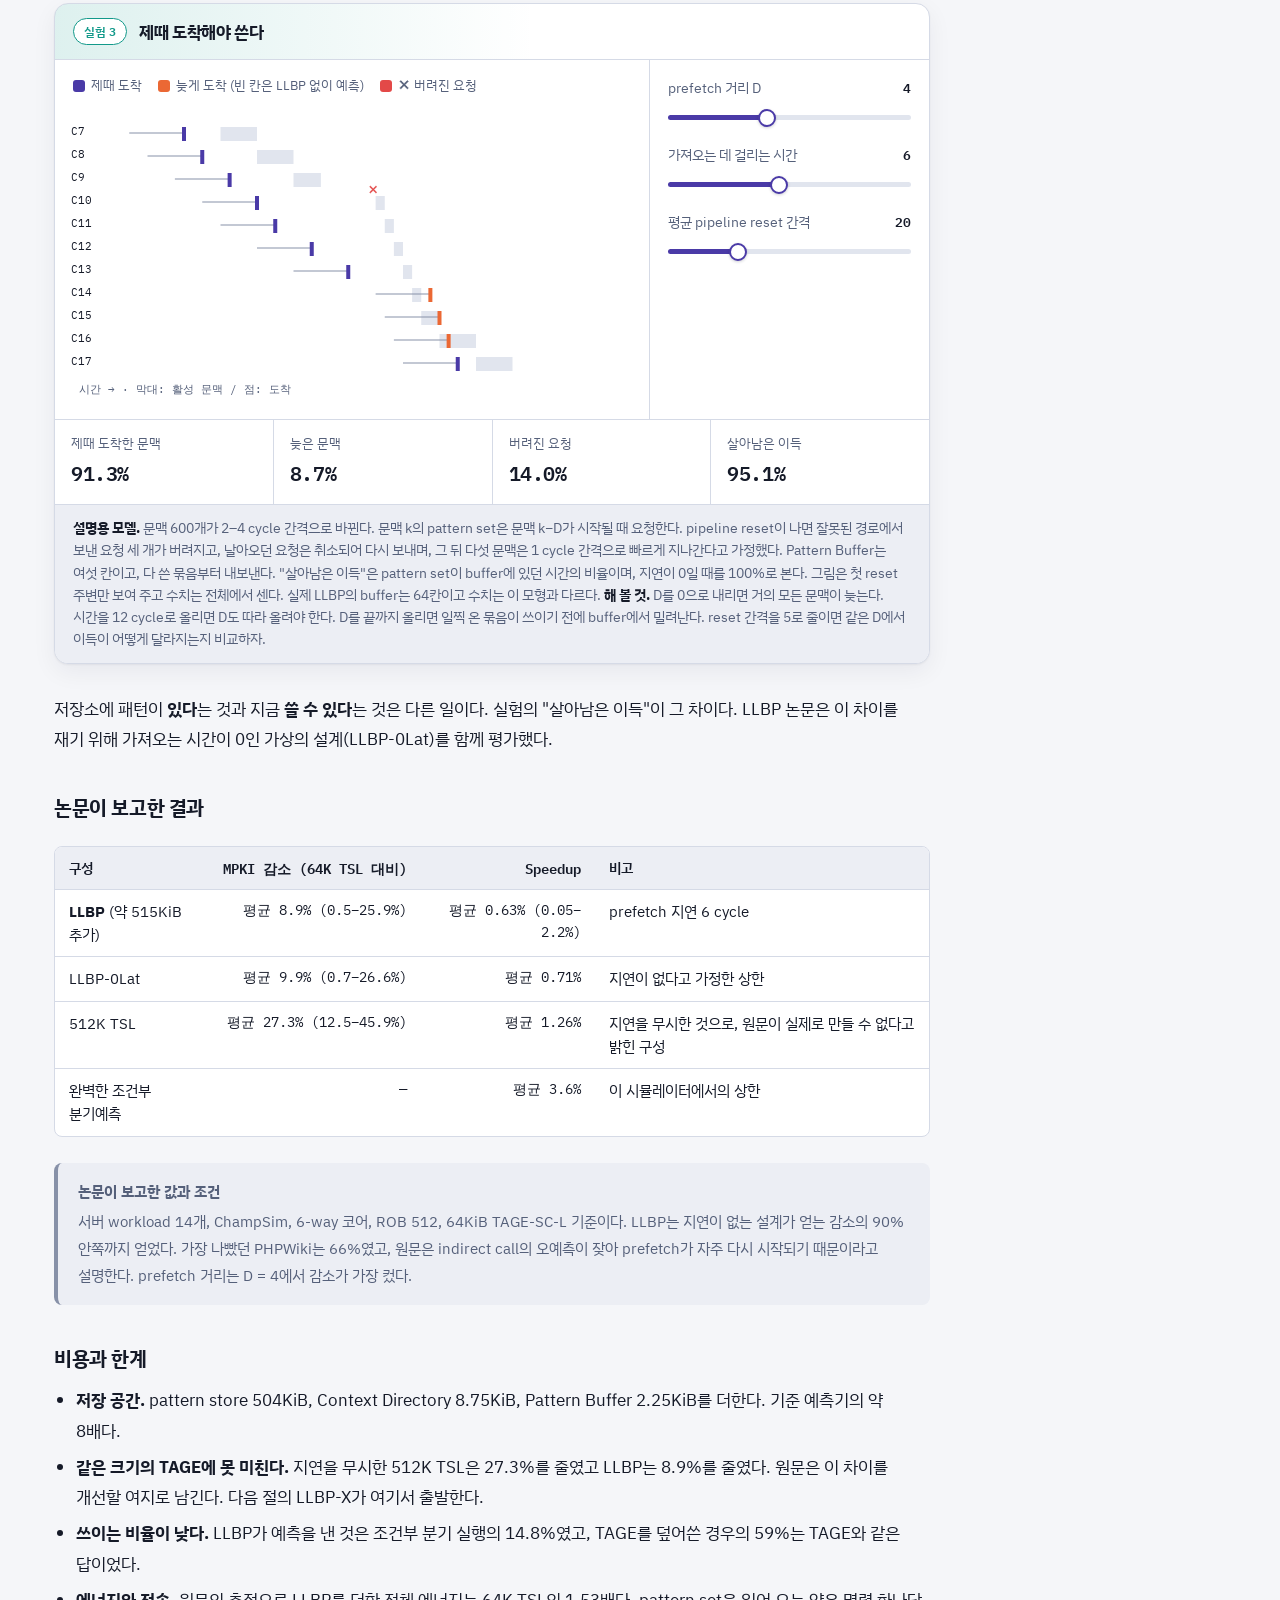
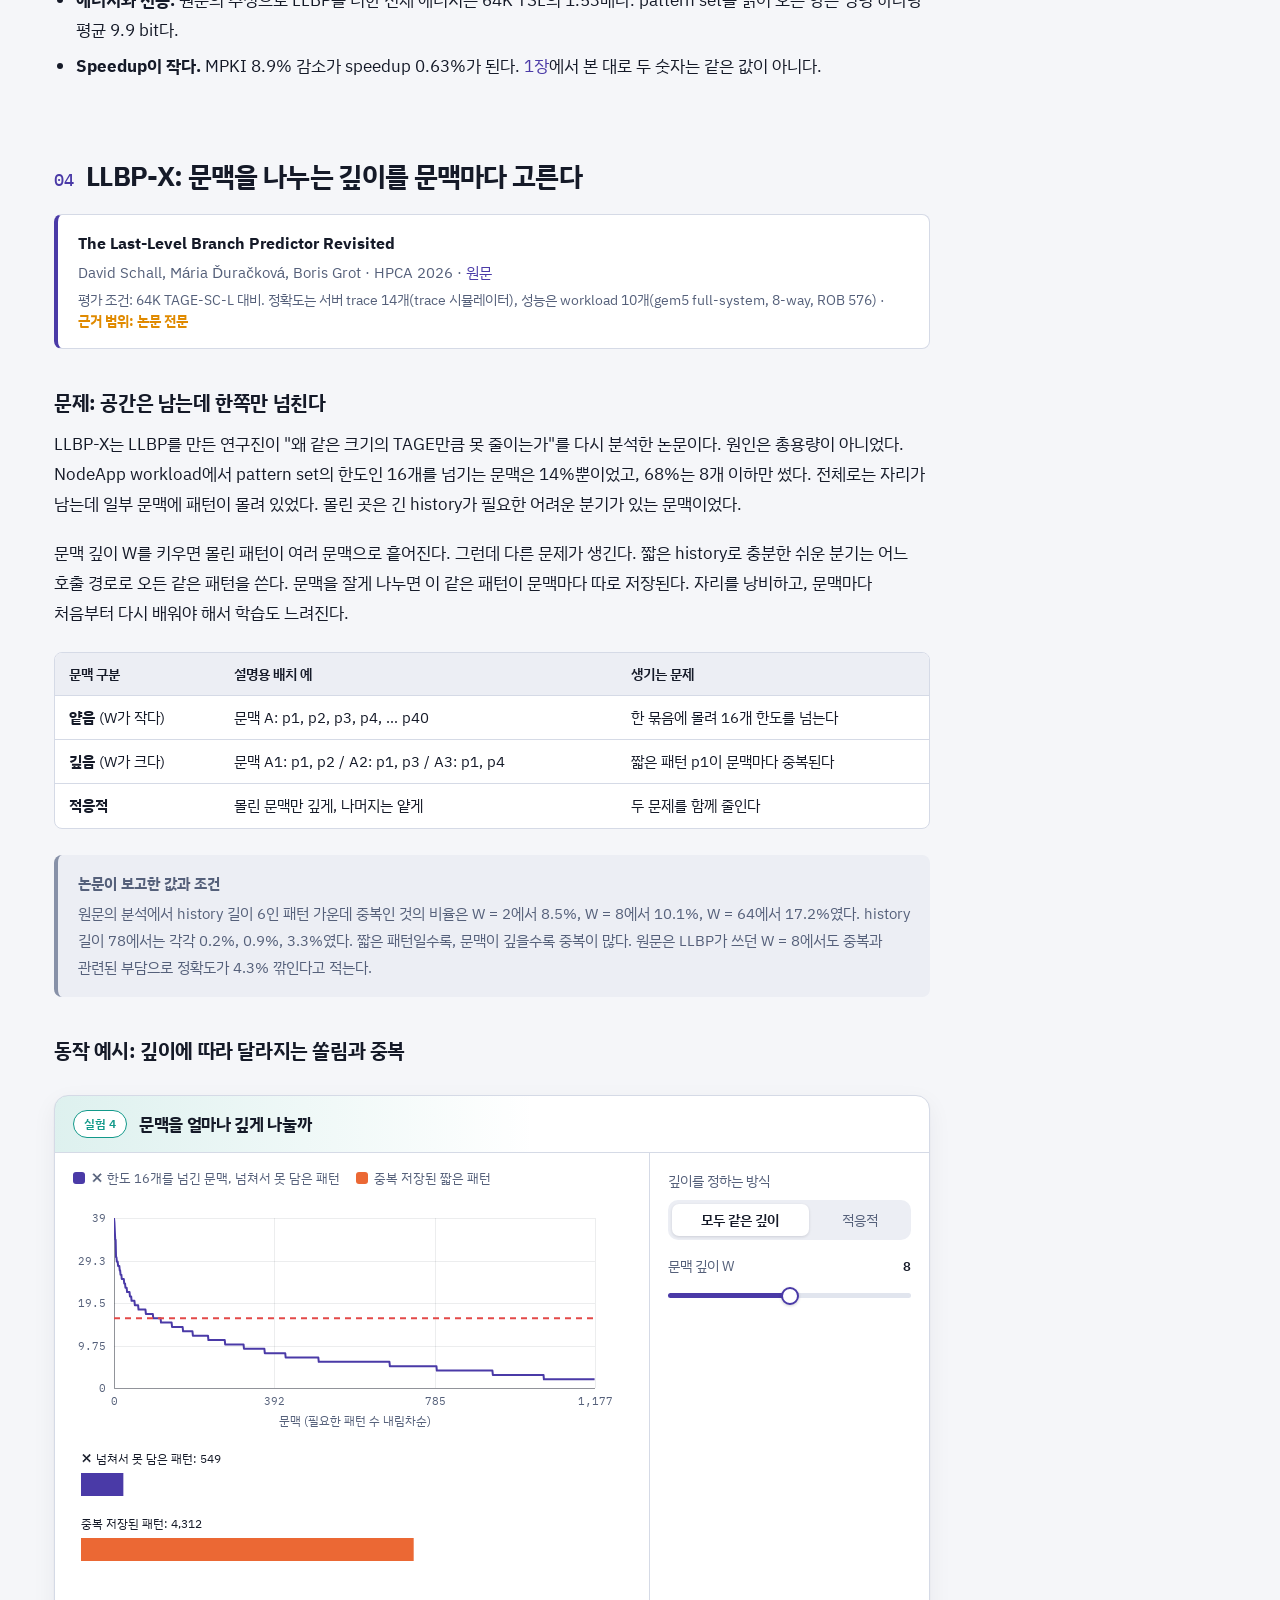
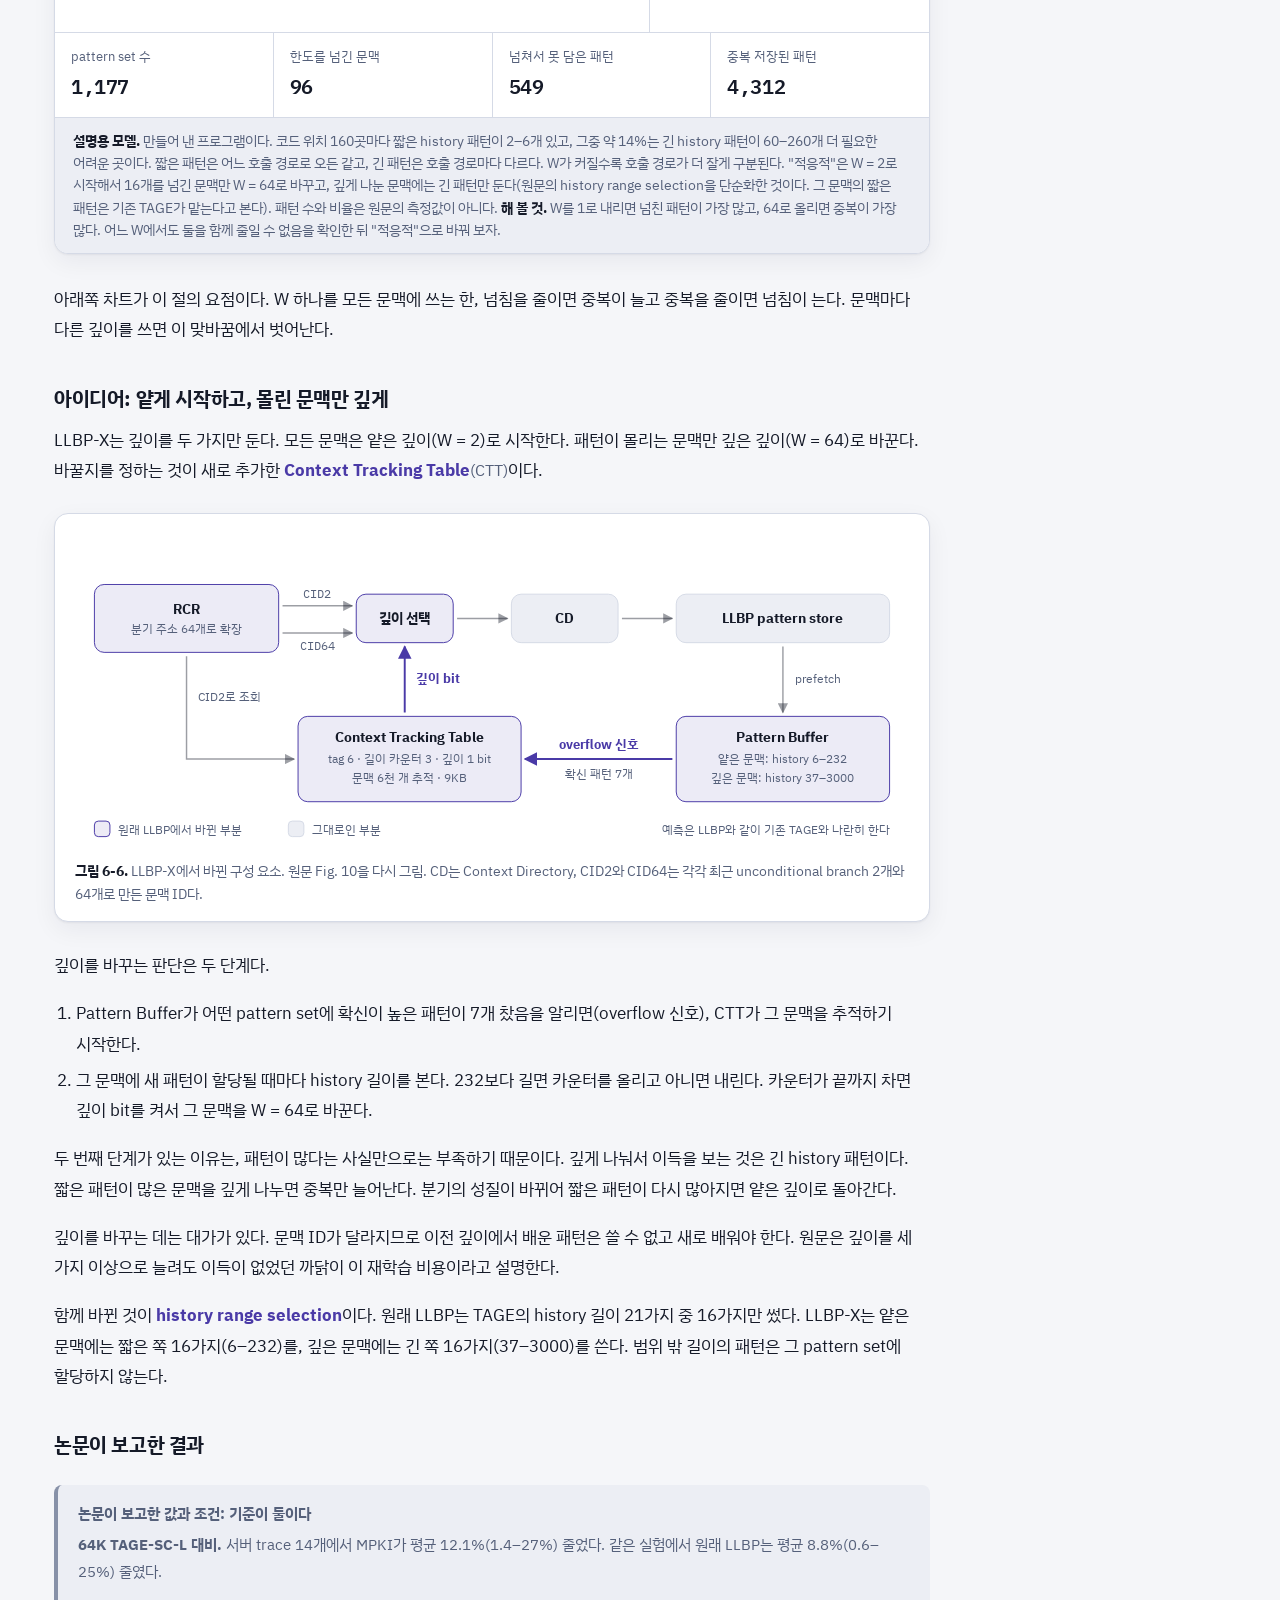
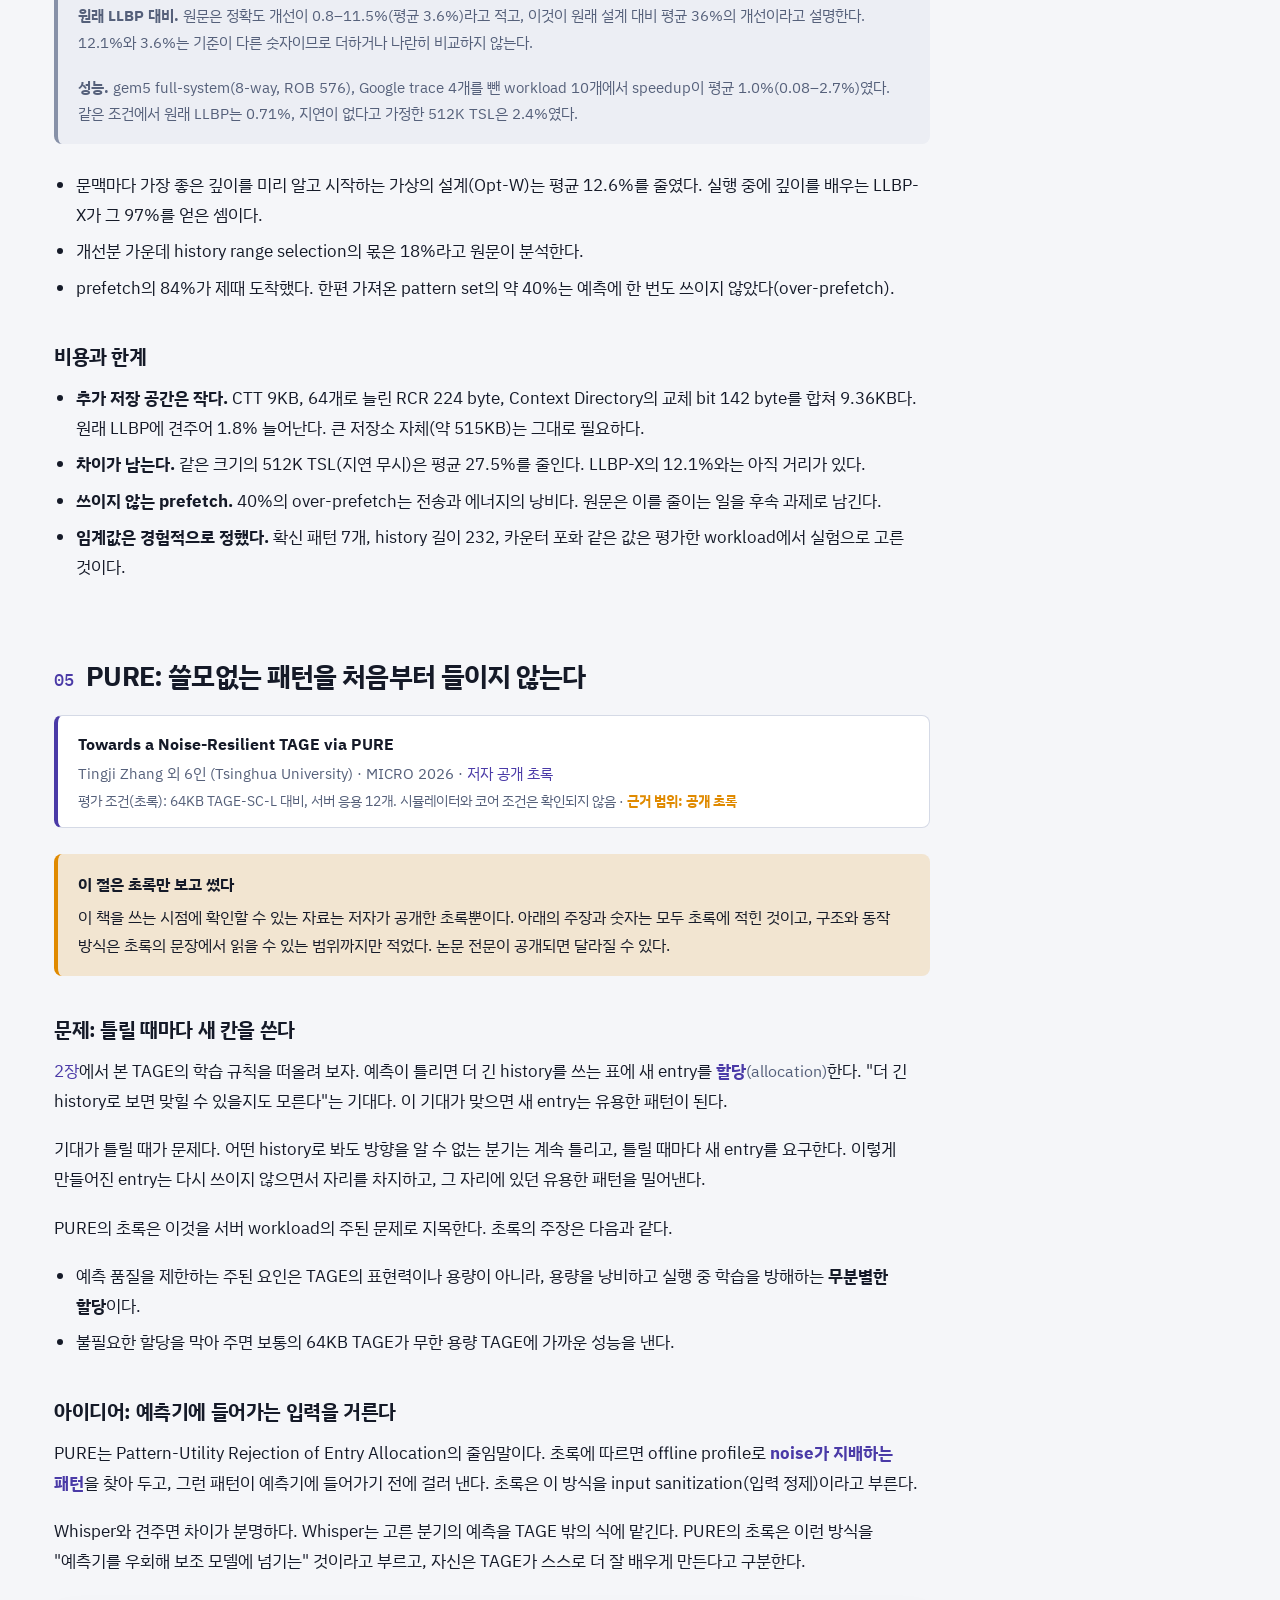
<file: chapters/state.html>
<!doctype html>
<html lang="ko">
<head>
<meta charset="utf-8">
<meta name="viewport" content="width=device-width, initial-scale=1">
<title>6장 · 패턴의 표현·보관·선별: Whisper, LLBP, LLBP-X, PURE — BranchBook</title>
<meta name="description" content="서버 프로그램은 예측기가 담을 수 있는 것보다 많은 분기 패턴을 요구한다. 규칙으로 줄이는 Whisper, 계층으로 보관하는 LLBP와 LLBP-X, 쓸모없는 할당을 막는 PURE를 실험으로 배운다.">
<link rel="icon" href="../favicon.svg" type="image/svg+xml">
<link rel="stylesheet" href="../css/style.css">
<script src="../js/common.js"></script>
<style>
  /* 실험 아래에 탐색 결과나 현재 식을 글로 적는 줄 */
  .experiment-report { font-size: 13.5px; line-height: 1.65; color: var(--text-dim); padding: 10px 6px 2px; min-height: 3.3em; }
  .experiment-report b { color: var(--text); font-family: var(--mono); font-weight: 600; }
  .formula-display { font-family: var(--mono); font-size: 15px; font-weight: 600; color: var(--text); padding: 2px 6px 10px; overflow-wrap: anywhere; }
  .formula-display small { font-family: var(--font); font-weight: 400; font-size: 12.5px; color: var(--text-dim); margin-right: 8px; }
  .control-triple { display: grid; grid-template-columns: repeat(3, minmax(0, 1fr)); gap: 8px; }
  .control-triple label { display: flex; flex-direction: column; gap: 4px; font-size: 13px; color: var(--text-dim); min-width: 0; }
  .control-triple select { height: 36px; border-radius: 8px; border: 1px solid var(--border); background: var(--elevated); color: var(--text); font: inherit; font-size: 14px; padding: 0 6px; min-width: 0; width: 100%; }
  .control.is-disabled { opacity: 0.45; }
</style>
</head>
<body data-root="../" data-chapter="state">
<main class="chapter">
  <header class="chapter-hero">
    <p class="chapter-kicker"></p>
    <h1>패턴의 표현·보관·선별: Whisper, LLBP, LLBP-X, PURE</h1>
    <p class="lead">서버 프로그램의 분기는 history에 단서가 있는데도 틀린다. 기억해야 할 패턴이 예측기의 칸 수보다 훨씬 많아서, 배운 패턴이 다시 쓰이기 전에 밀려나기 때문이다. 이 장의 네 논문은 같은 문제를 서로 다른 자리에서 다룬다. 패턴을 더 짧게 적고, 더 큰 곳에 보관하고, 더 고르게 배치하고, 쓸모없는 패턴은 들이지 않는다.</p>
    <div class="objectives">
      <p class="objectives-title">이 장에서 배우는 것</p>
      <ul>
        <li>서버 workload에서 패턴이 밀려나고 다시 학습되는 과정을 실제 TAGE로 확인한다.</li>
        <li>Whisper가 여러 패턴을 Boolean 식 하나로 줄이는 방법과 그 대가를 설명한다.</li>
        <li>LLBP의 2단계 저장 구조에서 prefetch가 제때 도착해야 하는 이유를 이해한다.</li>
        <li>LLBP-X가 지적한 쏠림과 중복을 문맥 깊이로 설명한다.</li>
        <li>PURE의 주장을 공개 초록 범위에서 읽고, 확인된 것과 확인되지 않은 것을 구분한다.</li>
      </ul>
    </div>
  </header>

  <!-- ============================================================ 1 -->
  <section id="server-state">
    <h2>서버 프로그램은 기억할 패턴이 너무 많다</h2>
    <p><a href="history.html">2장</a>에서 TAGE는 "분기 주소와 history 조각"의 조합마다 entry 하나를 두어 방향을 기억한다고 배웠다. 이 조합 하나를 이 장에서는 <span class="term">패턴</span><span class="english">(pattern)</span>이라고 부른다. 표의 칸 수는 정해져 있으므로 기억할 수 있는 패턴 수에도 한계가 있다.</p>
    <p>웹 서버, 데이터베이스, 메시지 큐 같은 서버 응용은 코드가 크고, 요청의 종류마다 실행 경로가 다르다. 같은 분기라도 어떤 요청을 처리하는 중이냐에 따라 필요한 패턴이 달라진다. 한 요청 종류를 위해 배운 패턴은 다른 요청들을 처리하는 동안 표에서 밀려나고, 그 요청이 다시 오면 처음부터 배워야 한다.</p>
    <figure class="diagram">
      <svg viewBox="0 0 860 280" role="img" aria-label="요청 종류 셋이 여섯 칸짜리 예측기 표를 나눠 쓰다가 첫 요청 종류의 패턴이 밀려나는 모습">
        <defs>
          <marker id="state-arrow" viewBox="0 0 10 10" refX="9" refY="5" markerWidth="7" markerHeight="7" orient="auto"><path d="M0,0 L10,5 L0,10 z" class="arrow-head"/></marker>
          <marker id="state-arrow-accent" viewBox="0 0 10 10" refX="9" refY="5" markerWidth="7" markerHeight="7" orient="auto"><path d="M0,0 L10,5 L0,10 z" class="arrow-head-accent"/></marker>
          <marker id="state-arrow-mispredict" viewBox="0 0 10 10" refX="9" refY="5" markerWidth="7" markerHeight="7" orient="auto"><path d="M0,0 L10,5 L0,10 z" class="fill-mispredict"/></marker>
        </defs>
        <text x="20" y="26" class="label-strong">설명용 예제: 요청 종류 셋이 여섯 칸짜리 표를 나눠 쓴다</text>
        <rect x="20" y="48" width="210" height="56" rx="10" class="fill-surface"/><text x="125" y="72" text-anchor="middle" class="label-strong">요청 종류 1</text><text x="125" y="92" text-anchor="middle" class="label-dim">필요한 패턴 H1, H2, H3</text>
        <rect x="20" y="118" width="210" height="56" rx="10" class="fill-surface"/><text x="125" y="142" text-anchor="middle" class="label-strong">요청 종류 2</text><text x="125" y="162" text-anchor="middle" class="label-dim">필요한 패턴 H4, H5, H6</text>
        <rect x="20" y="188" width="210" height="56" rx="10" class="fill-surface"/><text x="125" y="212" text-anchor="middle" class="label-strong">요청 종류 3</text><text x="125" y="232" text-anchor="middle" class="label-dim">필요한 패턴 H7, H8, H9</text>
        <text x="430" y="88" text-anchor="middle" class="label-dim">예측기 표: 칸 수가 정해져 있다</text>
        <g>
          <rect x="322" y="96" width="68" height="52" rx="8" class="fill-accent-soft"/><text x="356" y="127" text-anchor="middle" class="label-strong">H4</text>
          <rect x="396" y="96" width="68" height="52" rx="8" class="fill-accent-soft"/><text x="430" y="127" text-anchor="middle" class="label-strong">H5</text>
          <rect x="470" y="96" width="68" height="52" rx="8" class="fill-accent-soft"/><text x="504" y="127" text-anchor="middle" class="label-strong">H6</text>
          <rect x="322" y="156" width="68" height="52" rx="8" class="fill-accent-soft"/><text x="356" y="187" text-anchor="middle" class="label-strong">H7</text>
          <rect x="396" y="156" width="68" height="52" rx="8" class="fill-accent-soft"/><text x="430" y="187" text-anchor="middle" class="label-strong">H8</text>
          <rect x="470" y="156" width="68" height="52" rx="8" class="fill-accent-soft"/><text x="504" y="187" text-anchor="middle" class="label-strong">H9</text>
        </g>
        <path d="M234 146 H300 V122 H316" class="stroke-line" marker-end="url(#state-arrow)"/>
        <path d="M234 216 H300 V182 H316" class="stroke-line" marker-end="url(#state-arrow)"/>
        <path d="M234 66 H612" class="stroke-dashed" marker-end="url(#state-arrow)"/>
        <text x="422" y="58" text-anchor="middle" class="label-dim">돌아와서 다시 찾지만</text>
        <rect x="620" y="48" width="64" height="38" rx="8" class="fill-mispredict-soft"/><text x="652" y="72" text-anchor="middle" class="label-strong">✕ H1</text>
        <rect x="692" y="48" width="64" height="38" rx="8" class="fill-mispredict-soft"/><text x="724" y="72" text-anchor="middle" class="label-strong">✕ H2</text>
        <rect x="764" y="48" width="64" height="38" rx="8" class="fill-mispredict-soft"/><text x="796" y="72" text-anchor="middle" class="label-strong">✕ H3</text>
        <path d="M542 122 H724 V94" class="stroke-mispredict" marker-end="url(#state-arrow-mispredict)"/>
        <text x="634" y="114" text-anchor="middle" class="label-dim">밀려남</text>
        <text x="580" y="162" class="label-dim">요청 종류 1이 돌아오면 H1, H2, H3을</text>
        <text x="580" y="182" class="label-dim">다시 배워야 한다. 배우는 동안은</text>
        <text x="580" y="202" class="label-dim">오예측이 난다.</text>
        <text x="20" y="268" class="label-dim">실제 표는 훨씬 크다. LLBP-X 논문은 64KB TAGE-SC-L이 패턴 약 3만 개를 담는다고 적는다.</text>
      </svg>
      <figcaption><b>그림 6-1.</b> 패턴이 서로 밀어내는 과정. 분기와 history 사이의 관계는 그대로 있다. 사라진 것은 그 관계를 적어 둔 칸이다.</figcaption>
    </figure>
    <p>논문들은 이 현상을 숫자로 보여 준다. Whisper는 데이터센터 응용 12개에서 64KB TAGE-SC-L의 오예측을 네 가지로 나누었다. 처음 보는 패턴이라 틀린 것(compulsory), 패턴이 다음에 쓰이기 전에 표에서 밀려나 틀린 것(<span class="term">capacity</span>), 같은 칸을 두고 다투다 틀린 것(conflict), 방향이 history가 아니라 데이터 값에 달려 있어 틀린 것(conditional-on-data)이다. 그 분류에서 capacity가 평균 76.4%였다.</p>
    <p>LLBP 논문은 서버 workload 14개로 다른 실험을 했다. TAGE-SC-L의 용량을 무한으로 두면 오예측이 평균 36.5% 줄었다. 그런데 64KB를 128KB로 두 배 늘렸을 때는 6.4%만 줄었다. 패턴이 부족한 만큼 채우려면 수백 KB가 필요하다는 뜻이다. 같은 논문은 분기 하나에 필요한 history가 평균 14개지만, 오예측이 가장 많은 분기들은 100개를 넘고 수천 개에 이르기도 한다고 적는다.</p>
    <div class="callout evidence">
      <strong>논문이 보고한 값과 조건</strong>
      <p>capacity 76.4%는 Whisper가 고른 데이터센터 응용 12개, 64KB TAGE-SC-L, 그 논문의 분류 방법에서 나온 평균이다. 무한 용량의 36.5% 감소는 LLBP가 고른 서버 workload 14개(64KB TAGE-SC-L의 MPKI 0.29–6.4, 평균 2.91)에서의 값이다. 다른 workload나 다른 분류 방법에서는 비율이 달라진다.</p>
    </div>
    <p>직접 확인해 보자. 아래 실험은 <a href="history.html">2장</a>에서 쓴 것과 같은 축소 TAGE를 실제로 돌린다. 요청 종류마다 고유한 분기 결과열이 있고, 프로그램은 요청 종류를 차례로 돌아가며 처리한다.</p>

    <div class="simulator" id="simulator-eviction">
      <div class="simulator-head"><span class="simulator-tag">실험 1</span><h3>패턴이 서로 밀어낸다</h3></div>
      <div class="simulator-body side">
        <div class="simulator-view">
          <div class="legend"><span><i class="line" style="background:var(--series-1)"></i>고른 표 크기</span><span><i class="line" style="background:var(--series-2)"></i>넉넉한 표 (표마다 256칸)</span><span><i style="background:var(--accent-soft); box-shadow: 0 0 0 1px var(--accent)"></i>요청 종류 A를 처리하는 구간</span></div>
          <canvas id="eviction-canvas" data-height="300" aria-label="시간에 따른 TAGE 정확도. 요청 종류가 바뀔 때마다 정확도가 떨어졌다가 회복된다."></canvas>
        </div>
        <div class="simulator-controls">
          <label class="control"><span>요청 종류 수 <output id="eviction-types-output"></output></span><input type="range" id="eviction-types" min="1" max="12" step="1" value="8"></label>
          <label class="control"><span>표 크기 <output id="eviction-size-output"></output></span><input type="range" id="eviction-size" min="3" max="8" step="1" value="4"></label>
        </div>
      </div>
      <div class="simulator-readout">
        <div class="statistic"><span class="statistic-label">전체 정확도</span><span class="statistic-value" id="eviction-accuracy">—</span></div>
        <div class="statistic"><span class="statistic-label">재방문 직후 정확도</span><span class="statistic-value" id="eviction-revisit">—</span></div>
        <div class="statistic"><span class="statistic-label">익숙해진 뒤 정확도</span><span class="statistic-value" id="eviction-settled">—</span></div>
        <div class="statistic"><span class="statistic-label">새 entry를 만든 횟수</span><span class="statistic-value" id="eviction-allocations">—</span></div>
      </div>
      <div class="simulator-note"><b>설명용 모델.</b> 축소 TAGE(history 길이 4, 8, 16, 32의 tag 표 네 개)를 분기 8,640개에 실제로 돌린 결과다. 요청 종류마다 분기 20개짜리 결과열이 있고, 한 번 방문하면 그 결과열을 여섯 번 반복한 뒤 다음 종류로 넘어간다. 모든 요청 종류는 같은 분기 주소 여섯 개를 쓴다. "재방문 직후"는 실행 후반부에서 각 방문의 첫 40개 분기만 센 값이다. 실제 서버의 요청은 이렇게 규칙적으로 돌아오지 않는다. <b>해 볼 것.</b> 표 크기를 끝까지 키우거나 요청 종류 수를 2로 줄여 골이 얼마나 얕아지는지 비교하자. 골의 깊이에는 패턴 수와 칸 수뿐 아니라 hash 충돌과 학습 과정도 영향을 준다.</div>
    </div>
    <p>표가 작을 때의 그래프에서 눈여겨볼 것은 두 가지다. 첫째, 방문 중반 이후에는 정확도가 거의 100%로 돌아온다. 예측기가 이 분기들을 배울 수 없는 것이 아니다. 둘째, 골이 실행이 끝날 때까지 반복된다. 배운 것을 다음 방문까지 지키지 못하기 때문이다. "새 entry를 만든 횟수"가 계속 늘어나는 것이 그 증거다.</p>
    <div class="callout">
      <strong>범주 C의 문제는 정보가 아니라 상태다</strong>
      <p><a href="correlation.html">4장</a>과 <a href="value.html">5장</a>의 분기는 필요한 정보가 history에 묻혀 있거나 아예 없었다. 이 장의 분기는 정보가 history에 있고 TAGE가 배울 수도 있다. 부족한 것은 배운 내용을 적어 둘 <span class="term">상태</span><span class="english">(predictor state)</span>다. 그래서 해법도 "무엇을 입력으로 쓸까"가 아니라 "패턴을 어떻게 적고, 어디에 두고, 무엇을 들일까"가 된다.</p>
    </div>
    <p>서버 응용의 또 다른 특징은 오예측이 넓게 퍼져 있다는 점이다. <a href="h2p.html">3장</a>에서 본 SPEC 계열 프로그램은 분기 몇십 개가 오예측 대부분을 만들지만, 서버 응용은 수천 개의 분기가 조금씩 틀린다. 분기 하나에 큰 전용 모델을 붙이는 방식은 여기서 수지가 맞지 않는다. 이 장의 네 논문은 모두 이 조건에서 출발한다.</p>
    <div class="table-wrap"><table>
      <thead><tr><th>시점</th><th>실행 중인 요청</th><th>같은 분기에 필요한 패턴</th><th>예측기에서 일어나는 일</th></tr></thead>
      <tbody>
        <tr><td>처음</td><td>요청 종류 1</td><td>H1, H2, …</td><td>배워서 표에 적는다</td></tr>
        <tr><td>그다음</td><td>요청 종류 2, 3, …</td><td>H3, H4, …</td><td>새 패턴이 앞의 패턴을 밀어낸다</td></tr>
        <tr><td>나중</td><td>요청 종류 1 재방문</td><td>다시 H1, H2, …</td><td>표에 없으므로 틀리면서 다시 배운다</td></tr>
      </tbody>
    </table></div>
  </section>

  <!-- ============================================================ 2 -->
  <section id="whisper">
    <h2>Whisper: 패턴 여러 개를 식 하나로 적는다</h2>
    <div class="paper-card">
      <span class="paper-title">Whisper: Profile-Guided Branch Misprediction Elimination for Data Center Applications</span>
      <span class="paper-meta">Tanvir Ahmed Khan 외 6인 · MICRO 2022 · <a href="https://takhandipu.github.io/papers/khan-whisper-micro-2022.pdf" rel="noopener">원문</a></span>
      <span class="paper-scope">평가 조건: 64KB TAGE-SC-L 대비, 데이터센터 응용 12개, Scarab 시뮬레이터(6-wide, ROB 224), 학습한 입력과 다른 입력으로 시험 · <b>근거 범위: 논문 전문</b></span>
    </div>

    <h3>문제: 패턴마다 칸 하나는 너무 비싸다</h3>
    <p>TAGE는 패턴 하나에 entry 하나를 쓴다. 어떤 분기가 history 조합 100가지에서 각각 다르게 행동하면 entry 100개가 필요하다. 그런데 그 100가지가 사실은 "두 번 전 분기가 taken이었거나 다섯 번 전 분기가 not-taken이었으면 taken"이라는 규칙 하나로 설명될 수도 있다. 규칙을 직접 적을 수 있다면 칸 100개가 식 하나로 줄어든다.</p>
    <p>이런 규칙을 실행 중에 찾기는 어렵다. Whisper는 찾는 일을 실행 밖으로 뺀다. 실행 기록인 <span class="term">profile</span>을 모아 <span class="term">offline</span>(프로그램이 돌지 않는 시간)에 분석하고, 찾은 규칙을 프로그램 코드에 <span class="term">hint</span>로 심는다.</p>

    <h3>아이디어: offline에서 찾고, 코드로 전달하고, 하드웨어가 계산한다</h3>
    <figure class="diagram">
      <svg viewBox="0 0 860 320" role="img" aria-label="Whisper의 사용 흐름. 실행 중 profile을 모으고, offline에서 분석해 hint를 넣고, 갱신된 binary를 다시 실행한다.">
        <rect x="20" y="36" width="820" height="112" rx="12" class="fill-surface"/>
        <rect x="20" y="186" width="820" height="112" rx="12" class="fill-surface"/>
        <text x="36" y="60" class="label-strong">Online: 데이터센터에서 실행 중</text>
        <text x="36" y="210" class="label-strong">Offline: 다음 배포를 준비하는 동안</text>
        <rect x="60" y="74" width="300" height="60" rx="10" class="fill-elevated"/><text x="210" y="99" text-anchor="middle" class="label-strong">① 실행 중 profile 수집</text><text x="210" y="120" text-anchor="middle" class="label-dim">분기 방향(T/N)과 예측이 맞았는지</text>
        <rect x="500" y="74" width="300" height="60" rx="10" class="fill-accent-soft"/><text x="650" y="99" text-anchor="middle" class="label-strong">④ 갱신된 binary 실행</text><text x="650" y="120" text-anchor="middle" class="label-dim">brhint가 hint buffer를 채우고 식으로 예측</text>
        <rect x="60" y="224" width="300" height="60" rx="10" class="fill-elevated"/><text x="210" y="249" text-anchor="middle" class="label-strong">② 분기 분석</text><text x="210" y="270" text-anchor="middle" class="label-dim">분기마다 history 길이와 Boolean 식 선택</text>
        <rect x="500" y="224" width="300" height="60" rx="10" class="fill-elevated"/><text x="650" y="249" text-anchor="middle" class="label-strong">③ hint 삽입</text><text x="650" y="270" text-anchor="middle" class="label-dim">link time에 앞선 basic block에 brhint</text>
        <path d="M210 138 V220" class="stroke-line" marker-end="url(#state-arrow)"/>
        <text x="222" y="172" class="label-dim">실행 기록</text>
        <path d="M364 254 H496" class="stroke-line" marker-end="url(#state-arrow)"/>
        <text x="430" y="246" text-anchor="middle" class="label-dim">분기별 식</text>
        <path d="M650 220 V138" class="stroke-accent" marker-end="url(#state-arrow-accent)"/>
        <text x="662" y="172" class="label-dim">새 binary 배포</text>
        <path d="M496 104 H364" class="stroke-dashed" marker-end="url(#state-arrow)"/>
        <text x="430" y="96" text-anchor="middle" class="label-dim">계속 관측</text>
      </svg>
      <figcaption><b>그림 6-2.</b> Whisper의 사용 흐름. 원문 Fig. 10을 다시 그림. 원문은 수집에 Intel PT와 LBR을 쓴다.</figcaption>
    </figure>
    <p>분석 단계는 세 가지 기법으로 이루어진다.</p>
    <ul>
      <li><strong>Hashed history correlation.</strong> 분기마다 어느 길이의 history가 가장 잘 맞는지 고른다. 후보는 8부터 1,024까지 등비로 늘어나는 16가지다. 긴 history는 XOR로 접어 8 bit로 줄인 뒤 식의 입력으로 쓴다. 그래서 history가 길어도 식의 크기는 같다.</li>
      <li><strong>Boolean 식.</strong> 그 8 bit에서 taken과 not-taken을 가르는 식을 찾는다. 이전 연구(ROMBF)는 AND와 OR만 썼다. Whisper는 여기에 <span class="term">implication</span>(a가 참이면 b도 참)과 <span class="term">converse non-implication</span>(a는 거짓이고 b는 참)을 더한다.</li>
      <li><strong>Randomized formula testing.</strong> 가능한 식을 전부 시험하지 않고, 무작위로 섞은 뒤 일부만 평가해 그중 가장 좋은 것을 고른다.</li>
    </ul>
    <div class="table-wrap"><table>
      <thead><tr><th>a</th><th>b</th><th>a AND b</th><th>a OR b</th><th>a → b (implication)</th><th>a ↚ b (converse non-implication)</th></tr></thead>
      <tbody>
        <tr><td class="number">0</td><td class="number">0</td><td class="number">0</td><td class="number">0</td><td class="number">1</td><td class="number">0</td></tr>
        <tr><td class="number">0</td><td class="number">1</td><td class="number">0</td><td class="number">1</td><td class="number">1</td><td class="number">1</td></tr>
        <tr><td class="number">1</td><td class="number">0</td><td class="number">0</td><td class="number">1</td><td class="number">0</td><td class="number">0</td></tr>
        <tr><td class="number">1</td><td class="number">1</td><td class="number">1</td><td class="number">1</td><td class="number">1</td><td class="number">0</td></tr>
      </tbody>
    </table></div>
    <p>찾은 식은 <code>brhint</code>라는 새 명령에 담겨 프로그램에 들어간다. 이 명령은 대상 분기 자체가 아니라 그보다 먼저 실행되는 basic block에 놓인다. 분기를 예측해야 하는 순간에 hint가 이미 프로세서 안에 있어야 하기 때문이다. 넣는 시점은 프로그램을 최종 실행 파일로 묶는 <span class="term">link time</span>이다.</p>
    <figure class="diagram">
      <svg viewBox="0 0 860 330" role="img" aria-label="brhint 명령의 네 필드와, 입력 두 개를 네 가지 연산 중 하나로 묶는 기본 단위">
        <text x="40" y="24" class="label-strong">brhint 명령에 담는 것</text>
        <rect x="40" y="38" width="130" height="52" class="fill-accent-soft"/><text x="105" y="60" text-anchor="middle" class="label-strong">History</text><text x="105" y="78" text-anchor="middle" class="label-mono">4 bit</text>
        <rect x="170" y="38" width="290" height="52" class="fill-accent-soft"/><text x="315" y="60" text-anchor="middle" class="label-strong">Boolean formula</text><text x="315" y="78" text-anchor="middle" class="label-mono">15 bit</text>
        <rect x="460" y="38" width="110" height="52" class="fill-accent-soft"/><text x="515" y="60" text-anchor="middle" class="label-strong">Bias</text><text x="515" y="78" text-anchor="middle" class="label-mono">2 bit</text>
        <rect x="570" y="38" width="250" height="52" class="fill-accent-soft"/><text x="695" y="60" text-anchor="middle" class="label-strong">PC pointer</text><text x="695" y="78" text-anchor="middle" class="label-mono">12 bit</text>
        <text x="105" y="110" text-anchor="middle" class="label-dim">길이 16가지 중 하나</text>
        <text x="315" y="110" text-anchor="middle" class="label-dim">접은 history 8 bit를 묶는 식</text>
        <text x="515" y="110" text-anchor="middle" class="label-dim">항상 T / 항상 N</text>
        <text x="695" y="110" text-anchor="middle" class="label-dim">대상 분기까지의 거리</text>
        <text x="40" y="152" class="label-strong">식의 기본 단위: 입력 두 개</text>
        <rect x="40" y="190" width="70" height="34" rx="7" class="fill-surface"/><text x="75" y="212" text-anchor="middle" class="label-mono">b0</text>
        <rect x="40" y="238" width="70" height="34" rx="7" class="fill-surface"/><text x="75" y="260" text-anchor="middle" class="label-mono">b1</text>
        <path d="M110 207 H136 M110 255 H136 M136 180 V276" class="stroke-line"/>
        <path d="M136 180 H156" class="stroke-line" marker-end="url(#state-arrow)"/>
        <path d="M136 212 H156" class="stroke-line" marker-end="url(#state-arrow)"/>
        <path d="M136 244 H156" class="stroke-line" marker-end="url(#state-arrow)"/>
        <path d="M136 276 H156" class="stroke-line" marker-end="url(#state-arrow)"/>
        <rect x="160" y="166" width="230" height="28" rx="6" class="fill-elevated"/><text x="275" y="185" text-anchor="middle" class="label">AND</text>
        <rect x="160" y="198" width="230" height="28" rx="6" class="fill-elevated"/><text x="275" y="217" text-anchor="middle" class="label">OR</text>
        <rect x="160" y="230" width="230" height="28" rx="6" class="fill-elevated"/><text x="275" y="249" text-anchor="middle" class="label">implication</text>
        <rect x="160" y="262" width="230" height="28" rx="6" class="fill-elevated"/><text x="275" y="281" text-anchor="middle" class="label">converse non-implication</text>
        <path d="M390 180 L436 208 M390 212 L436 221 M390 244 L436 235 M390 276 L436 248" class="stroke-line"/>
        <rect x="440" y="186" width="130" height="84" rx="10" class="fill-accent-soft"/><text x="505" y="222" text-anchor="middle" class="label-strong">넷 중 하나 선택</text><text x="505" y="244" text-anchor="middle" class="label-dim">조절 bit 2개</text>
        <path d="M574 228 H606" class="stroke-line" marker-end="url(#state-arrow)"/>
        <rect x="610" y="186" width="130" height="84" rx="10" class="fill-accent-soft"/><text x="675" y="222" text-anchor="middle" class="label-strong">그대로 / 뒤집기</text><text x="675" y="244" text-anchor="middle" class="label-dim">조절 bit 1개</text>
        <path d="M744 228 H776" class="stroke-line" marker-end="url(#state-arrow)"/>
        <rect x="780" y="206" width="60" height="44" rx="8" class="fill-surface"/><text x="810" y="233" text-anchor="middle" class="label-strong">예측</text>
        <text x="40" y="318" class="label-dim">입력이 8개면 이 단위 일곱 개를 세 층으로 쌓는다. 연산 선택 14 bit와 마지막 뒤집기 1 bit, 합쳐 15 bit다.</text>
      </svg>
      <figcaption><b>그림 6-3.</b> 위는 brhint 명령의 구성(원문 Fig. 11을 다시 그림), 아래는 식을 계산하는 기본 단위(원문 Fig. 8을 다시 그림). 원문은 입력 8개짜리 회로의 지연을 최대 logic gate 19단으로 계산한다.</figcaption>
    </figure>
    <p>실행 중에는 일이 단순하다. <code>brhint</code>가 실행되면 네 필드가 작은 <span class="term">hint buffer</span>에 들어간다. 원문은 32칸으로도 충분했다고 적는다. 분기를 예측할 때 프로세서는 TAGE-SC-L과 hint buffer를 함께 찾는다. hint buffer에 그 분기가 있으면 식으로 예측하고, 없으면 TAGE-SC-L의 예측을 쓴다. hint가 맡은 분기에 대해서는 TAGE-SC-L이 새 entry를 만들지 않는다. 그만큼 남는 칸을 다른 분기가 쓴다.</p>

    <h3>동작 예시: 식을 직접 골라 보기</h3>
    <p>아래 실험에서 profile의 표본 400개는 분기 하나가 실행될 때마다 적어 둔 것이다. 표본마다 직전 history 8 bit(h0이 가장 최근)와 실제 방향이 있다. history bit 두세 개와 연산을 골라 식을 만들면, 그 식이 표본을 얼마나 맞히는지 진리표의 줄마다 볼 수 있다.</p>

    <div class="simulator" id="simulator-formula">
      <div class="simulator-head"><span class="simulator-tag">실험 2</span><h3>규칙 하나로 줄이기</h3></div>
      <div class="simulator-body side">
        <div class="simulator-view">
          <div class="formula-display" id="formula-text" aria-live="polite"></div>
          <div class="legend"><span><i style="background:var(--taken)"></i>표본: 실제 taken</span><span><i style="background:var(--not-taken)"></i>표본: 실제 not-taken</span><span><i style="background:transparent; box-shadow: 0 0 0 2px var(--mispredict)"></i>✕ 식이 틀리는 표본</span></div>
          <canvas id="formula-canvas" data-height="330" aria-label="고른 식의 진리표. 줄마다 식의 예측과 profile 표본의 실제 방향 분포를 보여 준다."></canvas>
          <div class="experiment-report" id="formula-report" aria-live="polite"></div>
        </div>
        <div class="simulator-controls">
          <div class="control"><span>대상 분기</span><div class="segmented" id="formula-branch"><button data-value="correlated" class="on">A: history와 상관</button><button data-value="data">B: 값에 좌우</button></div></div>
          <div class="control"><span>식의 입력 (h0이 가장 최근)</span>
            <div class="control-triple">
              <label>a<select id="formula-input-first" aria-label="입력 a"></select></label>
              <label>b<select id="formula-input-second" aria-label="입력 b"></select></label>
              <label>c<select id="formula-input-third" aria-label="입력 c"></select></label>
            </div>
          </div>
          <div class="control"><span>a와 b를 묶는 연산</span><div class="segmented" id="formula-first-operator"><button data-value="and" class="on">AND</button><button data-value="or">OR</button><button data-value="implication" title="implication: a가 참이면 b도 참">→</button><button data-value="converse" title="converse non-implication: a는 거짓이고 b는 참">↚</button></div></div>
          <div class="control" id="formula-second-operator-control"><span>그 결과와 c를 묶는 연산</span><div class="segmented" id="formula-second-operator"><button data-value="and" class="on">AND</button><button data-value="or">OR</button><button data-value="implication" title="implication">→</button><button data-value="converse" title="converse non-implication">↚</button></div></div>
          <label class="check"><input type="checkbox" id="formula-inverted"> 결과 뒤집기 (NOT)</label>
          <label class="control"><span>무작위로 볼 식의 비율 <output id="formula-share-output"></output></span><input type="range" id="formula-share" min="0" max="6" step="1" value="2"></label>
          <div class="control-row"><button class="button primary" id="formula-random-search">무작위로 찾기</button><button class="button" id="formula-exhaustive-search">전수 탐색</button></div>
        </div>
      </div>
      <div class="simulator-readout">
        <div class="statistic"><span class="statistic-label">기준 예측의 오예측</span><span class="statistic-value" id="formula-baseline">—</span></div>
        <div class="statistic"><span class="statistic-label">이 식의 오예측</span><span class="statistic-value" id="formula-cost">—</span></div>
        <div class="statistic"><span class="statistic-label">줄어든 오예측 (학습한 profile)</span><span class="statistic-value" id="formula-gain">—</span></div>
        <div class="statistic"><span class="statistic-label">줄어든 오예측 (다른 입력)</span><span class="statistic-value" id="formula-test-gain">—</span></div>
      </div>
      <div class="simulator-note"><b>설명용 모델.</b> 표본은 만들어 낸 것이다. 분기 A의 방향은 history bit 세 묶음의 관계로 정해지고 6%는 무작위로 뒤집힌다. 서로 비슷하게 움직이는 bit가 있어서 좋은 식이 여러 개다. 분기 B의 방향은 history와 무관하다. "기준 예측"은 패턴을 잃고 치우친 방향만 맞히는 예측기를 뜻한다. 식의 형태는 (a 연산 b) 연산 c와 뒤집기뿐이고, 가능한 식은 11,200개다. 실제 Whisper는 접은 history 8 bit와 15 bit 식을 쓰고, profile의 예측기 정확도와 비교한다. <b>해 볼 것.</b> 분기 A에서 처음 식의 a를 h0, 연산을 →로 바꾸고 c에 h5를 넣어 보자. 그런 다음 "무작위로 찾기"를 여러 번 눌러 비율에 따라 결과가 어떻게 달라지는지 보자. 분기 B에서는 전수 탐색으로 찾은 식도 다른 입력에서 같은 이득을 보장하지 못한다.</div>
    </div>
    <p>분기 B가 보여 주는 것은 두 가지다. history와 무관한 분기는 식을 복잡하게 만들어도 새로운 입력에서의 개선을 보장하지 못한다. 원문도 이런 오예측(conditional-on-data)을 history와 상관이 없는 별도의 부류로 둔다. 그리고 식을 아주 많이 시험하면 우연히 표본에 맞는 식이 나온다. 이런 식은 입력이 바뀌면 쓸모가 없다. 원문은 어떤 식도 profile의 예측기보다 낫지 않은 분기에는 hint를 넣지 않고 원래 예측기에 맡긴다.</p>

    <h3>논문이 보고한 결과</h3>
    <div class="callout evidence">
      <strong>논문이 보고한 값과 조건</strong>
      <p>데이터센터 응용 12개, 64KB TAGE-SC-L 기준, 한 입력의 profile로 최적화하고 다른 입력으로 측정했다. 오예측이 평균 16.8%(1.7–32.4%) 줄었고 speedup은 평균 2.8%(0.4–4.6%)였다. 같은 실험에서 저장 공간 제한이 없는 MTAGE-SC의 speedup은 평균 6.3%였다. 식 탐색은 전체 식의 0.1%만 평가해도 전부 평가했을 때 얻는 감소의 평균 88.3%를 얻었다고 보고한다.</p>
    </div>
    <p>마지막 숫자는 위 실험의 값과 다르다. 실험의 식 공간은 작고 단순하게 만든 것이라, 0.1%(식 11개)로는 좋은 식을 놓치는 일이 잦다. 원문의 숫자는 그 논문의 식 공간과 실제 분기에서 측정한 것이다.</p>

    <h3>비용과 한계</h3>
    <ul>
      <li><strong>코드가 커진다.</strong> hint 명령 때문에 정적 코드 크기가 평균 11.4%(9.8–13%) 늘고, 실행되는 명령 수가 평균 9.8%(5.3–14.7%) 늘었다고 원문이 보고한다. speedup 2.8%는 이 부담을 포함한 값이다.</li>
      <li><strong>profile에 기댄다.</strong> 같은 입력의 profile로 최적화하면 다른 입력의 profile을 쓸 때보다 오예측을 6.6% 더 줄였다. 뒤집어 말하면 입력이 달라질 때 그만큼 이득이 줄어든다. 원문은 여러 입력의 profile을 합치는 방법을 함께 평가한다.</li>
      <li><strong>배포 과정이 바뀐다.</strong> profile 수집, 다시 link한 binary 배포, 새 명령을 해석하는 프로세서가 모두 필요하다.</li>
      <li><strong>history에 단서가 없으면 식도 없다.</strong> 식의 입력은 history뿐이다. 값에 따라 방향이 정해지는 분기는 <a href="value.html">5장</a>의 방법이 다루는 대상이다.</li>
    </ul>
  </section>

  <!-- ============================================================ 3 -->
  <section id="llbp">
    <h2>LLBP: 큰 저장소를 두고 곧 쓸 패턴만 가까이 가져온다</h2>
    <div class="paper-card">
      <span class="paper-title">The Last-Level Branch Predictor</span>
      <span class="paper-meta">David Schall, Andreas Sandberg, Boris Grot · MICRO 2024 · <a href="https://dhschall.github.io/assets/pdf/LLBP_MICRO24.pdf" rel="noopener">원문</a></span>
      <span class="paper-scope">평가 조건: 64KiB TAGE-SC-L 대비, 서버 workload 14개, ChampSim(6-way, ROB 512) · <b>근거 범위: 논문 전문</b></span>
    </div>

    <h3>문제: 표를 키우면 느려진다</h3>
    <p>패턴이 모자라면 표를 키우면 된다. 문제는 예측기가 매 cycle 답을 내야 한다는 점이다. 표가 커지면 읽는 시간이 길어지고 에너지도 더 든다. 원문은 TAGE를 8배로 키우면 한 번 읽는 에너지가 4.5배를 넘는다고 추정한다. 예측이 늦어지면 정확도로 얻은 이득이 사라진다(<a href="latency.html">9장</a>의 주제다).</p>
    <p>cache는 같은 문제를 계층으로 풀었다. 작고 빠른 L1과 크고 느린 L3를 함께 둔다. 예측기에도 같은 구조를 쓰려면 두 가지가 필요하다. 큰 저장소에서 <strong>무엇을</strong> 가져올지 알아야 하고, 그것이 <strong>필요해지기 전에</strong> 도착해야 한다.</p>

    <h3>아이디어: 프로그램 문맥으로 패턴을 묶는다</h3>
    <p>LLBP의 관찰은 이렇다. 패턴이 아주 많이 필요한 분기는 긴 history를 쓴다. 긴 history는 여러 함수에 걸쳐 있다. 그렇다면 "지금 어느 호출 경로 위에 있는가"를 알면, 그 자리에서 필요한 패턴은 몇 개로 줄어든다.</p>
    <p>이 호출 경로를 원문은 <span class="term">program context</span><span class="english">(프로그램 문맥)</span>라고 부르고, 최근에 실행한 <span class="term">unconditional branch</span>(jump, call, return처럼 조건 없이 건너뛰는 분기) W개의 주소를 hash해서 나타낸다. W가 <span class="term">문맥 깊이</span>다. 원문은 오예측이 가장 많은 분기 128개를 골라 문맥 하나에 필요한 패턴 수를 셌다.</p>
    <div class="table-wrap"><table>
      <thead><tr><th>문맥 깊이 W</th><th>뜻</th><th class="number">문맥 하나에 필요한 패턴 수 (95번째 백분위)</th></tr></thead>
      <tbody>
        <tr><td class="number">0</td><td>문맥을 나누지 않는다. 분기 하나의 패턴 전부</td><td class="number">2,384</td></tr>
        <tr><td class="number">2</td><td>직전 unconditional branch 2개로 구분</td><td class="number">40 미만</td></tr>
        <tr><td class="number">32</td><td>직전 32개로 구분</td><td class="number">9 이하</td></tr>
      </tbody>
    </table></div>
    <p>문맥을 알면 가져올 묶음이 정해진다. 이것이 "무엇을"에 대한 답이다. 원문은 이 성질을 context locality라고 부른다.</p>
    <figure class="diagram">
      <svg viewBox="0 0 860 370" role="img" aria-label="LLBP 구조. 문맥 ID로 context directory를 찾고, 큰 pattern store에서 pattern set을 pattern buffer로 미리 가져와, TAGE와 나란히 예측한다.">
        <rect x="20" y="50" width="180" height="64" rx="10" class="fill-surface"/><text x="110" y="78" text-anchor="middle" class="label-strong">RCR</text><text x="110" y="98" text-anchor="middle" class="label-dim">최근 분기 주소를 hash</text>
        <rect x="300" y="50" width="190" height="64" rx="10" class="fill-surface"/><text x="395" y="78" text-anchor="middle" class="label-strong">Context Directory</text><text x="395" y="98" text-anchor="middle" class="label-dim">문맥 ID로 위치 찾기 · 8.75KiB</text>
        <rect x="590" y="50" width="250" height="64" rx="10" class="fill-surface"/><text x="715" y="78" text-anchor="middle" class="label-strong">LLBP pattern store</text><text x="715" y="98" text-anchor="middle" class="label-dim">문맥마다 패턴 16개 묶음 · 504KiB</text>
        <path d="M204 82 H296" class="stroke-line" marker-end="url(#state-arrow)"/>
        <text x="250" y="72" text-anchor="middle" class="label-dim">곧 올 문맥 ID</text>
        <path d="M494 82 H586" class="stroke-line" marker-end="url(#state-arrow)"/>
        <text x="540" y="72" text-anchor="middle" class="label-dim">묶음 위치</text>
        <path d="M715 118 V166" class="stroke-accent" marker-end="url(#state-arrow-accent)"/>
        <text x="702" y="146" text-anchor="end" class="label-accent">prefetch (6 cycle로 평가)</text>
        <rect x="590" y="170" width="250" height="64" rx="10" class="fill-accent-soft"/><text x="715" y="198" text-anchor="middle" class="label-strong">Pattern Buffer</text><text x="715" y="218" text-anchor="middle" class="label-dim">묶음 64개 · 2.25KiB · 매 cycle 조회</text>
        <path d="M110 118 V190 H586" class="stroke-line" marker-end="url(#state-arrow)"/>
        <text x="340" y="182" text-anchor="middle" class="label-dim">지금 문맥 ID (가장 최근 분기 D개는 뺀다)</text>
        <rect x="590" y="282" width="250" height="56" rx="10" class="fill-surface"/><text x="715" y="306" text-anchor="middle" class="label-strong">64KiB TAGE-SC-L</text><text x="715" y="326" text-anchor="middle" class="label-dim">고치지 않는다 · 매 cycle 조회</text>
        <rect x="300" y="236" width="190" height="64" rx="10" class="fill-elevated"/><text x="395" y="264" text-anchor="middle" class="label-strong">history가 긴 쪽 선택</text><text x="395" y="284" text-anchor="middle" class="label-dim">같거나 길면 LLBP가 이긴다</text>
        <path d="M590 216 H540 V254 H494" class="stroke-line" marker-end="url(#state-arrow)"/>
        <path d="M590 310 H540 V282 H494" class="stroke-line" marker-end="url(#state-arrow)"/>
        <path d="M296 268 H204" class="stroke-line" marker-end="url(#state-arrow)"/>
        <rect x="40" y="242" width="160" height="52" rx="10" class="fill-accent-soft"/><text x="120" y="273" text-anchor="middle" class="label-strong">최종 예측</text>
        <text x="20" y="360" class="label-dim">RCR은 Rolling Context Register다. 원문의 평가 설정은 문맥 깊이 W = 8, prefetch 거리 D = 4, 묶음 약 1만 4천 개다.</text>
      </svg>
      <figcaption><b>그림 6-4.</b> LLBP의 구조. 원문 Fig. 7(왼쪽)을 다시 그림. 큰 저장소는 문맥이 바뀔 때만 읽고, 매 cycle 읽는 것은 Pattern Buffer와 기존 TAGE뿐이다.</figcaption>
    </figure>
    <p>구성 요소는 넷이다.</p>
    <ul>
      <li><strong>LLBP pattern store.</strong> 문맥마다 <span class="term">pattern set</span> 하나를 둔다. pattern set은 패턴 16개의 묶음이고, 패턴 하나는 3 bit 카운터, 13 bit tag, 2 bit history 길이 표시로 18 bit다. 속도가 아니라 밀도에 맞춘 큰 저장소다.</li>
      <li><strong>Context Directory.</strong> 문맥 ID로 pattern set의 위치를 찾는 색인이다. cache의 tag 배열과 비슷하다.</li>
      <li><strong>Pattern Buffer.</strong> 지금 문맥과 최근 문맥, 곧 올 문맥의 pattern set을 담는 작은 buffer다. 예측은 여기서만 한다.</li>
      <li><strong>Rolling Context Register.</strong> 최근 unconditional branch의 주소를 담고 문맥 ID를 계산한다.</li>
    </ul>
    <p>예측할 때는 Pattern Buffer와 TAGE를 함께 찾는다. 둘 다 맞는 패턴을 찾았으면 history 길이를 비교해서, LLBP 쪽이 같거나 더 길면 LLBP의 예측을 쓴다. 더 긴 history로 맞은 쪽을 믿는 것은 TAGE 안에서 표를 고르는 규칙과 같다.</p>

    <h3>"필요해지기 전에"는 어떻게 맞추는가</h3>
    <p>pattern set을 큰 저장소에서 읽어 오는 데는 여러 cycle이 걸린다. 문맥이 바뀐 뒤에 요청하면 늦는다. 그렇다고 다음 문맥을 예측하는 장치를 또 두면 그것도 틀릴 수 있다.</p>
    <p>LLBP는 문맥 ID를 정의하는 방법을 바꿔 이 문제를 피한다. 지금 쓰는 문맥 ID를 계산할 때 가장 최근의 unconditional branch D개를 일부러 뺀다. 그러면 가장 최근 분기까지 넣어 계산한 ID는 "D개 뒤에 쓰게 될 문맥"의 ID가 된다. 예측 없이도 미리 가져올 대상을 알 수 있다. D를 <span class="term">prefetch 거리</span>라고 한다.</p>
    <figure class="diagram">
      <svg viewBox="0 0 860 220" role="img" aria-label="Rolling Context Register. 같은 길이의 창을 최근 쪽으로 D칸 밀면 곧 쓸 문맥의 ID가 된다.">
        <path d="M240 56 V48 H770 V56" class="stroke-accent"/>
        <text x="505" y="38" text-anchor="middle" class="label-accent">prefetch할 문맥 ID: 가장 최근 분기까지 넣는다</text>
        <g>
          <rect x="60" y="66" width="80" height="44" rx="7" class="fill-surface"/><text x="100" y="93" text-anchor="middle" class="label-mono">PC n−7</text>
          <rect x="150" y="66" width="80" height="44" rx="7" class="fill-surface"/><text x="190" y="93" text-anchor="middle" class="label-mono">PC n−6</text>
          <rect x="240" y="66" width="80" height="44" rx="7" class="fill-surface"/><text x="280" y="93" text-anchor="middle" class="label-mono">PC n−5</text>
          <rect x="330" y="66" width="80" height="44" rx="7" class="fill-surface"/><text x="370" y="93" text-anchor="middle" class="label-mono">PC n−4</text>
          <rect x="420" y="66" width="80" height="44" rx="7" class="fill-surface"/><text x="460" y="93" text-anchor="middle" class="label-mono">PC n−3</text>
          <rect x="510" y="66" width="80" height="44" rx="7" class="fill-surface"/><text x="550" y="93" text-anchor="middle" class="label-mono">PC n−2</text>
          <rect x="600" y="66" width="80" height="44" rx="7" class="fill-accent-soft"/><text x="640" y="93" text-anchor="middle" class="label-mono">PC n−1</text>
          <rect x="690" y="66" width="80" height="44" rx="7" class="fill-accent-soft"/><text x="730" y="93" text-anchor="middle" class="label-mono">PC n</text>
        </g>
        <path d="M850 88 H778" class="stroke-line" marker-end="url(#state-arrow)"/>
        <text x="814" y="78" text-anchor="middle" class="label-dim">새 분기</text>
        <path d="M60 120 V128 H590 V120" class="stroke-line"/>
        <text x="325" y="150" text-anchor="middle" class="label">지금 문맥 ID: 이 여섯 개로 계산한다</text>
        <text x="685" y="136" text-anchor="middle" class="label-dim">D = 2: 아직 넣지 않는다</text>
        <text x="430" y="196" text-anchor="middle" class="label-dim">분기 두 개가 더 지나가면 위쪽 창이 아래쪽 창의 자리에 온다. 그때 쓸 pattern set을 지금 요청한다.</text>
      </svg>
      <figcaption><b>그림 6-5.</b> Rolling Context Register와 두 문맥 ID. 원문 Fig. 8을 다시 그림(그림은 W = 6, D = 2의 예이고, 평가한 설계는 W = 8, D = 4다).</figcaption>
    </figure>
    <p>이 방법에도 빈틈이 있다. 오예측이 나서 pipeline을 비우면, 날아오던 요청은 취소되고 prefetch를 다시 시작한다. 그 직후 몇 cycle 동안은 필요한 pattern set이 아직 도착하지 않았을 수 있다. 원문은 이 구간에서 LLBP가 예측을 내지 못한다고 적는다.</p>

    <h3>동작 예시: 제때 도착해야 쓴다</h3>
    <div class="simulator" id="simulator-prefetch">
      <div class="simulator-head"><span class="simulator-tag">실험 3</span><h3>제때 도착해야 쓴다</h3></div>
      <div class="simulator-body side">
        <div class="simulator-view">
          <div class="legend"><span><i style="background:var(--series-1)"></i>제때 도착</span><span><i style="background:var(--series-2)"></i>늦게 도착 (빈 칸은 LLBP 없이 예측)</span><span><i style="background:var(--mispredict)"></i>✕ 버려진 요청</span></div>
          <canvas id="prefetch-canvas" data-height="300" aria-label="시간축 위의 문맥 흐름과 pattern set 요청. 요청이 문맥 시작 전에 도착했는지 보여 준다."></canvas>
        </div>
        <div class="simulator-controls">
          <label class="control"><span>prefetch 거리 D <output id="prefetch-distance-output"></output></span><input type="range" id="prefetch-distance" min="0" max="10" step="1" value="4"></label>
          <label class="control"><span>가져오는 데 걸리는 시간 <output id="prefetch-latency-output"></output></span><input type="range" id="prefetch-latency" min="1" max="12" step="1" value="6"></label>
          <label class="control"><span>평균 pipeline reset 간격 <output id="prefetch-reset-output"></output></span><input type="range" id="prefetch-reset" min="5" max="60" step="5" value="20"></label>
        </div>
      </div>
      <div class="simulator-readout">
        <div class="statistic"><span class="statistic-label">제때 도착한 문맥</span><span class="statistic-value" id="prefetch-timely">—</span></div>
        <div class="statistic"><span class="statistic-label">늦은 문맥</span><span class="statistic-value" id="prefetch-late">—</span></div>
        <div class="statistic"><span class="statistic-label">버려진 요청</span><span class="statistic-value" id="prefetch-wasted">—</span></div>
        <div class="statistic"><span class="statistic-label">살아남은 이득</span><span class="statistic-value" id="prefetch-gain">—</span></div>
      </div>
      <div class="simulator-note"><b>설명용 모델.</b> 문맥 600개가 2–4 cycle 간격으로 바뀐다. 문맥 k의 pattern set은 문맥 k−D가 시작될 때 요청한다. pipeline reset이 나면 잘못된 경로에서 보낸 요청 세 개가 버려지고, 날아오던 요청은 취소되어 다시 보내며, 그 뒤 다섯 문맥은 1 cycle 간격으로 빠르게 지나간다고 가정했다. Pattern Buffer는 여섯 칸이고, 다 쓴 묶음부터 내보낸다. "살아남은 이득"은 pattern set이 buffer에 있던 시간의 비율이며, 지연이 0일 때를 100%로 본다. 그림은 첫 reset 주변만 보여 주고 수치는 전체에서 센다. 실제 LLBP의 buffer는 64칸이고 수치는 이 모형과 다르다. <b>해 볼 것.</b> D를 0으로 내리면 거의 모든 문맥이 늦는다. 시간을 12 cycle로 올리면 D도 따라 올려야 한다. D를 끝까지 올리면 일찍 온 묶음이 쓰이기 전에 buffer에서 밀려난다. reset 간격을 5로 줄이면 같은 D에서 이득이 어떻게 달라지는지 비교하자.</div>
    </div>
    <p>저장소에 패턴이 <strong>있다</strong>는 것과 지금 <strong>쓸 수 있다</strong>는 것은 다른 일이다. 실험의 "살아남은 이득"이 그 차이다. LLBP 논문은 이 차이를 재기 위해 가져오는 시간이 0인 가상의 설계(LLBP-0Lat)를 함께 평가했다.</p>

    <h3>논문이 보고한 결과</h3>
    <div class="table-wrap"><table>
      <thead><tr><th>구성</th><th class="number">MPKI 감소 (64K TSL 대비)</th><th class="number">Speedup</th><th>비고</th></tr></thead>
      <tbody>
        <tr><td><strong>LLBP</strong> (약 515KiB 추가)</td><td class="number">평균 8.9% (0.5–25.9%)</td><td class="number">평균 0.63% (0.05–2.2%)</td><td>prefetch 지연 6 cycle</td></tr>
        <tr><td>LLBP-0Lat</td><td class="number">평균 9.9% (0.7–26.6%)</td><td class="number">평균 0.71%</td><td>지연이 없다고 가정한 상한</td></tr>
        <tr><td>512K TSL</td><td class="number">평균 27.3% (12.5–45.9%)</td><td class="number">평균 1.26%</td><td>지연을 무시한 것으로, 원문이 실제로 만들 수 없다고 밝힌 구성</td></tr>
        <tr><td>완벽한 조건부 분기예측</td><td class="number">—</td><td class="number">평균 3.6%</td><td>이 시뮬레이터에서의 상한</td></tr>
      </tbody>
    </table></div>
    <div class="callout evidence">
      <strong>논문이 보고한 값과 조건</strong>
      <p>서버 workload 14개, ChampSim, 6-way 코어, ROB 512, 64KiB TAGE-SC-L 기준이다. LLBP는 지연이 없는 설계가 얻는 감소의 90% 안쪽까지 얻었다. 가장 나빴던 PHPWiki는 66%였고, 원문은 indirect call의 오예측이 잦아 prefetch가 자주 다시 시작되기 때문이라고 설명한다. prefetch 거리는 D = 4에서 감소가 가장 컸다.</p>
    </div>

    <h3>비용과 한계</h3>
    <ul>
      <li><strong>저장 공간.</strong> pattern store 504KiB, Context Directory 8.75KiB, Pattern Buffer 2.25KiB를 더한다. 기준 예측기의 약 8배다.</li>
      <li><strong>같은 크기의 TAGE에 못 미친다.</strong> 지연을 무시한 512K TSL은 27.3%를 줄였고 LLBP는 8.9%를 줄였다. 원문은 이 차이를 개선할 여지로 남긴다. 다음 절의 LLBP-X가 여기서 출발한다.</li>
      <li><strong>쓰이는 비율이 낮다.</strong> LLBP가 예측을 낸 것은 조건부 분기 실행의 14.8%였고, TAGE를 덮어쓴 경우의 59%는 TAGE와 같은 답이었다.</li>
      <li><strong>에너지와 전송.</strong> 원문의 추정으로 LLBP를 더한 전체 에너지는 64K TSL의 1.53배다. pattern set을 읽어 오는 양은 명령 하나당 평균 9.9 bit다.</li>
      <li><strong>Speedup이 작다.</strong> MPKI 8.9% 감소가 speedup 0.63%가 된다. <a href="basics.html">1장</a>에서 본 대로 두 숫자는 같은 값이 아니다.</li>
    </ul>
  </section>

  <!-- ============================================================ 4 -->
  <section id="llbpx">
    <h2>LLBP-X: 문맥을 나누는 깊이를 문맥마다 고른다</h2>
    <div class="paper-card">
      <span class="paper-title">The Last-Level Branch Predictor Revisited</span>
      <span class="paper-meta">David Schall, Mária Ďuračková, Boris Grot · HPCA 2026 · <a href="https://dhschall.github.io/assets/pdf/LLBPX_HPCA26.pdf" rel="noopener">원문</a></span>
      <span class="paper-scope">평가 조건: 64K TAGE-SC-L 대비. 정확도는 서버 trace 14개(trace 시뮬레이터), 성능은 workload 10개(gem5 full-system, 8-way, ROB 576) · <b>근거 범위: 논문 전문</b></span>
    </div>

    <h3>문제: 공간은 남는데 한쪽만 넘친다</h3>
    <p>LLBP-X는 LLBP를 만든 연구진이 "왜 같은 크기의 TAGE만큼 못 줄이는가"를 다시 분석한 논문이다. 원인은 총용량이 아니었다. NodeApp workload에서 pattern set의 한도인 16개를 넘기는 문맥은 14%뿐이었고, 68%는 8개 이하만 썼다. 전체로는 자리가 남는데 일부 문맥에 패턴이 몰려 있었다. 몰린 곳은 긴 history가 필요한 어려운 분기가 있는 문맥이었다.</p>
    <p>문맥 깊이 W를 키우면 몰린 패턴이 여러 문맥으로 흩어진다. 그런데 다른 문제가 생긴다. 짧은 history로 충분한 쉬운 분기는 어느 호출 경로로 오든 같은 패턴을 쓴다. 문맥을 잘게 나누면 이 같은 패턴이 문맥마다 따로 저장된다. 자리를 낭비하고, 문맥마다 처음부터 다시 배워야 해서 학습도 느려진다.</p>
    <div class="table-wrap"><table>
      <thead><tr><th>문맥 구분</th><th>설명용 배치 예</th><th>생기는 문제</th></tr></thead>
      <tbody>
        <tr><td><strong>얕음</strong> (W가 작다)</td><td>문맥 A: p1, p2, p3, p4, … p40</td><td>한 묶음에 몰려 16개 한도를 넘는다</td></tr>
        <tr><td><strong>깊음</strong> (W가 크다)</td><td>문맥 A1: p1, p2 / A2: p1, p3 / A3: p1, p4</td><td>짧은 패턴 p1이 문맥마다 중복된다</td></tr>
        <tr><td><strong>적응적</strong></td><td>몰린 문맥만 깊게, 나머지는 얕게</td><td>두 문제를 함께 줄인다</td></tr>
      </tbody>
    </table></div>
    <div class="callout evidence">
      <strong>논문이 보고한 값과 조건</strong>
      <p>원문의 분석에서 history 길이 6인 패턴 가운데 중복인 것의 비율은 W = 2에서 8.5%, W = 8에서 10.1%, W = 64에서 17.2%였다. history 길이 78에서는 각각 0.2%, 0.9%, 3.3%였다. 짧은 패턴일수록, 문맥이 깊을수록 중복이 많다. 원문은 LLBP가 쓰던 W = 8에서도 중복과 관련된 부담으로 정확도가 4.3% 깎인다고 적는다.</p>
    </div>

    <h3>동작 예시: 깊이에 따라 달라지는 쏠림과 중복</h3>
    <div class="simulator" id="simulator-depth">
      <div class="simulator-head"><span class="simulator-tag">실험 4</span><h3>문맥을 얼마나 깊게 나눌까</h3></div>
      <div class="simulator-body side">
        <div class="simulator-view">
          <div class="legend"><span><i style="background:var(--series-1)"></i>✕ 한도 16개를 넘긴 문맥, 넘쳐서 못 담은 패턴</span><span><i style="background:var(--series-2)"></i>중복 저장된 짧은 패턴</span></div>
          <canvas id="depth-canvas" data-height="420" aria-label="위: 문맥마다 필요한 패턴 수의 분포. 아래: 현재 설정에서 넘친 패턴 수와 중복 패턴 수."></canvas>
        </div>
        <div class="simulator-controls">
          <div class="control"><span>깊이를 정하는 방식</span><div class="segmented" id="depth-mode"><button data-value="fixed" class="on">모두 같은 깊이</button><button data-value="adaptive">적응적</button></div></div>
          <label class="control" id="depth-level-control"><span>문맥 깊이 W <output id="depth-level-output"></output></span><input type="range" id="depth-level" min="0" max="6" step="1" value="3"></label>
        </div>
      </div>
      <div class="simulator-readout">
        <div class="statistic"><span class="statistic-label">pattern set 수</span><span class="statistic-value" id="depth-contexts">—</span></div>
        <div class="statistic"><span class="statistic-label">한도를 넘긴 문맥</span><span class="statistic-value" id="depth-overflow">—</span></div>
        <div class="statistic"><span class="statistic-label">넘쳐서 못 담은 패턴</span><span class="statistic-value" id="depth-lost">—</span></div>
        <div class="statistic"><span class="statistic-label">중복 저장된 패턴</span><span class="statistic-value" id="depth-duplicates">—</span></div>
      </div>
      <div class="simulator-note"><b>설명용 모델.</b> 만들어 낸 프로그램이다. 코드 위치 160곳마다 짧은 history 패턴이 2–6개 있고, 그중 약 14%는 긴 history 패턴이 60–260개 더 필요한 어려운 곳이다. 짧은 패턴은 어느 호출 경로로 오든 같고, 긴 패턴은 호출 경로마다 다르다. W가 커질수록 호출 경로가 더 잘게 구분된다. "적응적"은 W = 2로 시작해서 16개를 넘긴 문맥만 W = 64로 바꾸고, 깊게 나눈 문맥에는 긴 패턴만 둔다(원문의 history range selection을 단순화한 것이다. 그 문맥의 짧은 패턴은 기존 TAGE가 맡는다고 본다). 패턴 수와 비율은 원문의 측정값이 아니다. <b>해 볼 것.</b> W를 1로 내리면 넘친 패턴이 가장 많고, 64로 올리면 중복이 가장 많다. 어느 W에서도 둘을 함께 줄일 수 없음을 확인한 뒤 "적응적"으로 바꿔 보자.</div>
    </div>
    <p>아래쪽 차트가 이 절의 요점이다. W 하나를 모든 문맥에 쓰는 한, 넘침을 줄이면 중복이 늘고 중복을 줄이면 넘침이 는다. 문맥마다 다른 깊이를 쓰면 이 맞바꿈에서 벗어난다.</p>

    <h3>아이디어: 얕게 시작하고, 몰린 문맥만 깊게</h3>
    <p>LLBP-X는 깊이를 두 가지만 둔다. 모든 문맥은 얕은 깊이(W = 2)로 시작한다. 패턴이 몰리는 문맥만 깊은 깊이(W = 64)로 바꾼다. 바꿀지를 정하는 것이 새로 추가한 <span class="term">Context Tracking Table</span><span class="english">(CTT)</span>이다.</p>
    <figure class="diagram">
      <svg viewBox="0 0 860 322" role="img" aria-label="LLBP-X 구조. RCR이 얕은 문맥 ID와 깊은 문맥 ID를 함께 계산하고, Context Tracking Table의 깊이 bit가 둘 중 하나를 고른다.">
        <rect x="20" y="50" width="190" height="70" rx="10" class="fill-accent-soft"/><text x="115" y="80" text-anchor="middle" class="label-strong">RCR</text><text x="115" y="100" text-anchor="middle" class="label-dim">분기 주소 64개로 확장</text>
        <path d="M214 72 H286" class="stroke-line" marker-end="url(#state-arrow)"/><text x="250" y="64" text-anchor="middle" class="label-mono">CID2</text>
        <path d="M214 100 H286" class="stroke-line" marker-end="url(#state-arrow)"/><text x="250" y="118" text-anchor="middle" class="label-mono">CID64</text>
        <rect x="290" y="60" width="100" height="50" rx="10" class="fill-accent-soft"/><text x="340" y="90" text-anchor="middle" class="label-strong">깊이 선택</text>
        <path d="M394 85 H446" class="stroke-line" marker-end="url(#state-arrow)"/>
        <rect x="450" y="60" width="110" height="50" rx="10" class="fill-surface"/><text x="505" y="90" text-anchor="middle" class="label-strong">CD</text>
        <path d="M564 85 H616" class="stroke-line" marker-end="url(#state-arrow)"/>
        <rect x="620" y="60" width="220" height="50" rx="10" class="fill-surface"/><text x="730" y="90" text-anchor="middle" class="label-strong">LLBP pattern store</text>
        <rect x="230" y="186" width="230" height="88" rx="10" class="fill-accent-soft"/><text x="345" y="212" text-anchor="middle" class="label-strong">Context Tracking Table</text><text x="345" y="234" text-anchor="middle" class="label-dim">tag 6 · 길이 카운터 3 · 깊이 1 bit</text><text x="345" y="254" text-anchor="middle" class="label-dim">문맥 6천 개 추적 · 9KB</text>
        <path d="M340 182 V114" class="stroke-accent" marker-end="url(#state-arrow-accent)"/><text x="352" y="152" class="label-accent">깊이 bit</text>
        <path d="M115 124 V230 H226" class="stroke-line" marker-end="url(#state-arrow)"/><text x="127" y="170" class="label-dim">CID2로 조회</text>
        <rect x="620" y="186" width="220" height="88" rx="10" class="fill-accent-soft"/><text x="730" y="212" text-anchor="middle" class="label-strong">Pattern Buffer</text><text x="730" y="234" text-anchor="middle" class="label-dim">얕은 문맥: history 6–232</text><text x="730" y="254" text-anchor="middle" class="label-dim">깊은 문맥: history 37–3000</text>
        <path d="M730 114 V182" class="stroke-line" marker-end="url(#state-arrow)"/><text x="742" y="152" class="label-dim">prefetch</text>
        <path d="M616 230 H464" class="stroke-accent" marker-end="url(#state-arrow-accent)"/>
        <text x="540" y="220" text-anchor="middle" class="label-accent">overflow 신호</text>
        <text x="540" y="250" text-anchor="middle" class="label-dim">확신 패턴 7개</text>
        <rect x="20" y="294" width="16" height="16" rx="4" class="fill-accent-soft"/><text x="44" y="307" class="label-dim">원래 LLBP에서 바뀐 부분</text>
        <rect x="220" y="294" width="16" height="16" rx="4" class="fill-surface"/><text x="244" y="307" class="label-dim">그대로인 부분</text>
        <text x="840" y="307" text-anchor="end" class="label-dim">예측은 LLBP와 같이 기존 TAGE와 나란히 한다</text>
      </svg>
      <figcaption><b>그림 6-6.</b> LLBP-X에서 바뀐 구성 요소. 원문 Fig. 10을 다시 그림. CD는 Context Directory, CID2와 CID64는 각각 최근 unconditional branch 2개와 64개로 만든 문맥 ID다.</figcaption>
    </figure>
    <p>깊이를 바꾸는 판단은 두 단계다.</p>
    <ol>
      <li>Pattern Buffer가 어떤 pattern set에 확신이 높은 패턴이 7개 찼음을 알리면(overflow 신호), CTT가 그 문맥을 추적하기 시작한다.</li>
      <li>그 문맥에 새 패턴이 할당될 때마다 history 길이를 본다. 232보다 길면 카운터를 올리고 아니면 내린다. 카운터가 끝까지 차면 깊이 bit를 켜서 그 문맥을 W = 64로 바꾼다.</li>
    </ol>
    <p>두 번째 단계가 있는 이유는, 패턴이 많다는 사실만으로는 부족하기 때문이다. 깊게 나눠서 이득을 보는 것은 긴 history 패턴이다. 짧은 패턴이 많은 문맥을 깊게 나누면 중복만 늘어난다. 분기의 성질이 바뀌어 짧은 패턴이 다시 많아지면 얕은 깊이로 돌아간다.</p>
    <p>깊이를 바꾸는 데는 대가가 있다. 문맥 ID가 달라지므로 이전 깊이에서 배운 패턴은 쓸 수 없고 새로 배워야 한다. 원문은 깊이를 세 가지 이상으로 늘려도 이득이 없었던 까닭이 이 재학습 비용이라고 설명한다.</p>
    <p>함께 바뀐 것이 <span class="term">history range selection</span>이다. 원래 LLBP는 TAGE의 history 길이 21가지 중 16가지만 썼다. LLBP-X는 얕은 문맥에는 짧은 쪽 16가지(6–232)를, 깊은 문맥에는 긴 쪽 16가지(37–3000)를 쓴다. 범위 밖 길이의 패턴은 그 pattern set에 할당하지 않는다.</p>

    <h3>논문이 보고한 결과</h3>
    <div class="callout evidence">
      <strong>논문이 보고한 값과 조건: 기준이 둘이다</strong>
      <p><b>64K TAGE-SC-L 대비.</b> 서버 trace 14개에서 MPKI가 평균 12.1%(1.4–27%) 줄었다. 같은 실험에서 원래 LLBP는 평균 8.8%(0.6–25%) 줄였다.</p>
      <p><b>원래 LLBP 대비.</b> 원문은 정확도 개선이 0.8–11.5%(평균 3.6%)라고 적고, 이것이 원래 설계 대비 평균 36%의 개선이라고 설명한다. 12.1%와 3.6%는 기준이 다른 숫자이므로 더하거나 나란히 비교하지 않는다.</p>
      <p><b>성능.</b> gem5 full-system(8-way, ROB 576), Google trace 4개를 뺀 workload 10개에서 speedup이 평균 1.0%(0.08–2.7%)였다. 같은 조건에서 원래 LLBP는 0.71%, 지연이 없다고 가정한 512K TSL은 2.4%였다.</p>
    </div>
    <ul>
      <li>문맥마다 가장 좋은 깊이를 미리 알고 시작하는 가상의 설계(Opt-W)는 평균 12.6%를 줄였다. 실행 중에 깊이를 배우는 LLBP-X가 그 97%를 얻은 셈이다.</li>
      <li>개선분 가운데 history range selection의 몫은 18%라고 원문이 분석한다.</li>
      <li>prefetch의 84%가 제때 도착했다. 한편 가져온 pattern set의 약 40%는 예측에 한 번도 쓰이지 않았다(over-prefetch).</li>
    </ul>

    <h3>비용과 한계</h3>
    <ul>
      <li><strong>추가 저장 공간은 작다.</strong> CTT 9KB, 64개로 늘린 RCR 224 byte, Context Directory의 교체 bit 142 byte를 합쳐 9.36KB다. 원래 LLBP에 견주어 1.8% 늘어난다. 큰 저장소 자체(약 515KB)는 그대로 필요하다.</li>
      <li><strong>차이가 남는다.</strong> 같은 크기의 512K TSL(지연 무시)은 평균 27.5%를 줄인다. LLBP-X의 12.1%와는 아직 거리가 있다.</li>
      <li><strong>쓰이지 않는 prefetch.</strong> 40%의 over-prefetch는 전송과 에너지의 낭비다. 원문은 이를 줄이는 일을 후속 과제로 남긴다.</li>
      <li><strong>임계값은 경험적으로 정했다.</strong> 확신 패턴 7개, history 길이 232, 카운터 포화 같은 값은 평가한 workload에서 실험으로 고른 것이다.</li>
    </ul>
  </section>

  <!-- ============================================================ 5 -->
  <section id="pure">
    <h2>PURE: 쓸모없는 패턴을 처음부터 들이지 않는다</h2>
    <div class="paper-card">
      <span class="paper-title">Towards a Noise-Resilient TAGE via PURE</span>
      <span class="paper-meta">Tingji Zhang 외 6인 (Tsinghua University) · MICRO 2026 · <a href="https://craft.cs.tsinghua.edu.cn/publication/towards-a-noise-resilient-tage-via-pure/" rel="noopener">저자 공개 초록</a></span>
      <span class="paper-scope">평가 조건(초록): 64KB TAGE-SC-L 대비, 서버 응용 12개. 시뮬레이터와 코어 조건은 확인되지 않음 · <b>근거 범위: 공개 초록</b></span>
    </div>
    <div class="callout caution">
      <strong>이 절은 초록만 보고 썼다</strong>
      <p>이 책을 쓰는 시점에 확인할 수 있는 자료는 저자가 공개한 초록뿐이다. 아래의 주장과 숫자는 모두 초록에 적힌 것이고, 구조와 동작 방식은 초록의 문장에서 읽을 수 있는 범위까지만 적었다. 논문 전문이 공개되면 달라질 수 있다.</p>
    </div>

    <h3>문제: 틀릴 때마다 새 칸을 쓴다</h3>
    <p><a href="history.html">2장</a>에서 본 TAGE의 학습 규칙을 떠올려 보자. 예측이 틀리면 더 긴 history를 쓰는 표에 새 entry를 <span class="term">할당</span><span class="english">(allocation)</span>한다. "더 긴 history로 보면 맞힐 수 있을지도 모른다"는 기대다. 이 기대가 맞으면 새 entry는 유용한 패턴이 된다.</p>
    <p>기대가 틀릴 때가 문제다. 어떤 history로 봐도 방향을 알 수 없는 분기는 계속 틀리고, 틀릴 때마다 새 entry를 요구한다. 이렇게 만들어진 entry는 다시 쓰이지 않으면서 자리를 차지하고, 그 자리에 있던 유용한 패턴을 밀어낸다.</p>
    <p>PURE의 초록은 이것을 서버 workload의 주된 문제로 지목한다. 초록의 주장은 다음과 같다.</p>
    <ul>
      <li>예측 품질을 제한하는 주된 요인은 TAGE의 표현력이나 용량이 아니라, 용량을 낭비하고 실행 중 학습을 방해하는 <strong>무분별한 할당</strong>이다.</li>
      <li>불필요한 할당을 막아 주면 보통의 64KB TAGE가 무한 용량 TAGE에 가까운 성능을 낸다.</li>
    </ul>

    <h3>아이디어: 예측기에 들어가는 입력을 거른다</h3>
    <p>PURE는 Pattern-Utility Rejection of Entry Allocation의 줄임말이다. 초록에 따르면 offline profile로 <span class="term">noise가 지배하는 패턴</span>을 찾아 두고, 그런 패턴이 예측기에 들어가기 전에 걸러 낸다. 초록은 이 방식을 input sanitization(입력 정제)이라고 부른다.</p>
    <p>Whisper와 견주면 차이가 분명하다. Whisper는 고른 분기의 예측을 TAGE 밖의 식에 맡긴다. PURE의 초록은 이런 방식을 "예측기를 우회해 보조 모델에 넘기는" 것이라고 부르고, 자신은 TAGE가 스스로 더 잘 배우게 만든다고 구분한다.</p>
    <figure class="diagram">
      <svg viewBox="0 0 860 262" role="img" aria-label="PURE의 개념. 오예측이 할당 요청을 만들면 offline profile에서 얻은 정보로 noise가 지배하는 패턴의 할당을 거절한다.">
        <rect x="20" y="62" width="150" height="56" rx="10" class="fill-surface"/><text x="95" y="86" text-anchor="middle" class="label-strong">오예측</text><text x="95" y="106" text-anchor="middle" class="label-dim">예측이 틀렸다</text>
        <path d="M174 90 H206" class="stroke-line" marker-end="url(#state-arrow)"/>
        <rect x="210" y="62" width="170" height="56" rx="10" class="fill-surface"/><text x="295" y="86" text-anchor="middle" class="label-strong">할당 요청</text><text x="295" y="106" text-anchor="middle" class="label-dim">새 entry를 달라</text>
        <path d="M384 90 H426" class="stroke-line" marker-end="url(#state-arrow)"/>
        <rect x="430" y="52" width="200" height="76" rx="10" class="fill-accent-soft"/><text x="530" y="84" text-anchor="middle" class="label-strong">할당 선별</text><text x="530" y="106" text-anchor="middle" class="label-dim">noise가 지배하는 패턴인가</text>
        <path d="M634 74 L686 56" class="stroke-line" marker-end="url(#state-arrow)"/>
        <text x="652" y="54" text-anchor="middle" class="label-dim">아니오</text>
        <rect x="690" y="30" width="150" height="50" rx="10" class="fill-surface"/><text x="765" y="60" text-anchor="middle" class="label-strong">TAGE 표에 기록</text>
        <path d="M634 106 L686 124" class="stroke-mispredict" marker-end="url(#state-arrow-mispredict)"/>
        <text x="654" y="136" text-anchor="middle" class="label-dim">예</text>
        <rect x="690" y="102" width="150" height="50" rx="10" class="fill-mispredict-soft"/><text x="765" y="132" text-anchor="middle" class="label-strong">✕ 할당 거절</text>
        <rect x="430" y="172" width="200" height="56" rx="10" class="fill-elevated"/><text x="530" y="196" text-anchor="middle" class="label-strong">Offline profile</text><text x="530" y="216" text-anchor="middle" class="label-dim">metadata 22KB</text>
        <path d="M530 168 V132" class="stroke-accent" marker-end="url(#state-arrow-accent)"/>
        <text x="20" y="196" class="label-dim">초록에 적힌 역할만 그렸다.</text>
        <text x="20" y="216" class="label-dim">선별의 기준이 되는 key, 회로, 갱신 방법은</text>
        <text x="20" y="236" class="label-dim">확인되지 않았다.</text>
      </svg>
      <figcaption><b>그림 6-7.</b> PURE의 개념도. 공개 초록을 바탕으로 재구성한 것이며 논문의 구조도가 아니다.</figcaption>
    </figure>

    <h3>동작 예시: 할당을 거절하면 무엇이 달라지는가</h3>
    <p>아래 실험은 PURE를 구현한 것이 아니다. "어떤 분기의 할당을 막으면 다른 분기의 정확도가 오른다"는 발상만 축소 TAGE로 확인한다. 실험의 필터는 어느 분기가 noise인지 미리 아는 <span class="term">oracle</span>(정답을 아는 가상의 판정자)이고, PURE의 offline profile이 하는 일을 대신한다.</p>
    <div class="simulator" id="simulator-rejection">
      <div class="simulator-head"><span class="simulator-tag">실험 5</span><h3>할당을 거절하면</h3></div>
      <div class="simulator-body side">
        <div class="simulator-view">
          <div class="legend"><span><i style="background:var(--series-1)"></i>보통 TAGE: 틀리면 항상 할당</span><span><i style="background:var(--series-2)"></i>noise 분기의 할당을 거절</span><span><i style="background:transparent; box-shadow: 0 0 0 2px var(--mispredict)"></i>✕ 거절한 할당</span></div>
          <canvas id="rejection-canvas" data-height="380" aria-label="위: 학습 가능한 분기의 정확도를 두 방식으로 비교. 아래: 두 방식의 할당 횟수."></canvas>
        </div>
        <div class="simulator-controls">
          <label class="control"><span>noise 분기의 비율 <output id="rejection-share-output"></output></span><input type="range" id="rejection-share" min="0" max="50" step="5" value="40"></label>
          <label class="control"><span>표 크기 <output id="rejection-size-output"></output></span><input type="range" id="rejection-size" min="4" max="8" step="1" value="6"></label>
          <label class="control"><span>profile이 잘못 짚은 분기 <output id="rejection-error-output"></output></span><input type="range" id="rejection-error" min="0" max="6" step="1" value="0"></label>
        </div>
      </div>
      <div class="simulator-readout">
        <div class="statistic"><span class="statistic-label">학습 가능한 분기의 오예측 (보통)</span><span class="statistic-value" id="rejection-normal-misses">—</span></div>
        <div class="statistic"><span class="statistic-label">학습 가능한 분기의 오예측 (거절)</span><span class="statistic-value" id="rejection-filtered-misses">—</span></div>
        <div class="statistic"><span class="statistic-label">tag 표 점유율</span><span class="statistic-value" id="rejection-occupancy">—</span></div>
        <div class="statistic"><span class="statistic-label">noise 분기 정확도</span><span class="statistic-value" id="rejection-noise-accuracy">—</span></div>
      </div>
      <div class="simulator-note"><b>설명용 모델.</b> 축소 TAGE를 같은 분기열에 두 번 돌린다. 학습 가능한 분기는 실험 1과 같은 방식(요청 종류 여섯 가지, 분기 주소 여섯 개)이고, 방문 사이마다 방향이 무작위인 noise 분기(주소 네 개)가 끼어든다. 두 번째 실행은 <code>allocationFilter</code>로 noise 분기의 할당만 거절한다. 필터는 정답을 아는 oracle이고 분기 주소로 판정한다. PURE가 실제로 무엇을 기준으로 거르는지는 확인되지 않았다. "profile이 잘못 짚은 분기"는 학습 가능한 분기를 noise로 잘못 표시한 수이고, 같은 비율로 noise 분기를 놓친다. <b>해 볼 것.</b> noise 비율을 0%로 내리면 두 방식이 같아진다. 표를 키워 두 방식의 차이가 어떻게 변하는지 보자. 잘못 짚은 분기를 늘리면 거절이 오히려 해가 될 수 있다.</div>
    </div>
    <p>이 실험에서 noise 분기의 정확도는 어느 쪽에서나 50% 근처다. 무작위 분기는 entry를 줘도 맞힐 수 없다. 할당을 거절해서 잃는 것이 없는 이유다. 반대로 얻는 것은 표에 남은 자리다. 다만 이 결과는 필터가 정답을 알 때의 이야기다. 마지막 슬라이더가 보여 주듯, 학습 가능한 분기를 잘못 거절하면 그 분기는 배울 기회를 잃는다.</p>

    <h3>초록이 보고한 결과</h3>
    <div class="callout evidence">
      <strong>논문이 보고한 값과 조건 (공개 초록)</strong>
      <p>서버 응용 12개에서 64KB TAGE-SC-L 대비 MPKI가 평균 25.2%(7.8–41.7%) 줄었다. 기존의 profile 기반 기법보다 9.3% 더 줄였다고 적는다. 추가 metadata는 22KB다.</p>
    </div>

    <h3>확인된 것과 확인되지 않은 것</h3>
    <div class="table-wrap"><table>
      <thead><tr><th>항목</th><th>상태</th></tr></thead>
      <tbody>
        <tr><td>진단: 무분별한 할당이 용량을 낭비하고 학습을 방해한다</td><td>초록에 있음</td></tr>
        <tr><td>방법: offline profile로 noise가 지배하는 패턴을 찾아 예측기에 들어가기 전에 거른다</td><td>초록에 있음</td></tr>
        <tr><td>MPKI 감소 25.2%(7.8–41.7%), metadata 22KB, 서버 응용 12개</td><td>초록에 있음</td></tr>
        <tr><td>무엇을 단위로 거르는가(분기 주소, history 조합, 그 밖의 key)</td><td>확인되지 않음</td></tr>
        <tr><td>거르는 회로의 구조와 위치, metadata 22KB의 구성과 전달 방법</td><td>확인되지 않음</td></tr>
        <tr><td>실행 중 갱신 정책, profile과 다른 입력에서의 결과</td><td>확인되지 않음</td></tr>
        <tr><td>IPC(speedup), 에너지, 시뮬레이터와 코어 설정</td><td>확인되지 않음</td></tr>
        <tr><td>비교 대상인 "기존 profile 기반 기법"이 무엇인지</td><td>확인되지 않음</td></tr>
      </tbody>
    </table></div>
  </section>

  <!-- ============================================================ 6 -->
  <section id="comparison">
    <h2>네 논문은 무엇을 바꾸는가</h2>
    <p>네 논문은 모두 64KB TAGE-SC-L을 기준으로 삼고 서버 계열 workload를 본다. 손대는 자리가 다르다. 패턴 하나가 예측기에 들어와 쓰이기까지의 길을 따라가면 네 자리가 보인다.</p>
    <figure class="diagram">
      <svg viewBox="0 0 860 224" role="img" aria-label="패턴이 거치는 네 자리와 각 자리를 바꾸는 논문. 학습 입력은 PURE, 표현은 Whisper, 배치는 LLBP-X, 보관은 LLBP.">
        <text x="20" y="22" class="label-strong">패턴 하나가 거치는 네 자리</text>
        <rect x="20" y="38" width="190" height="62" rx="10" class="fill-surface"/><text x="115" y="64" text-anchor="middle" class="label-strong">학습 입력</text><text x="115" y="84" text-anchor="middle" class="label-dim">무엇을 새로 기억할까</text>
        <rect x="230" y="38" width="190" height="62" rx="10" class="fill-surface"/><text x="325" y="64" text-anchor="middle" class="label-strong">표현</text><text x="325" y="84" text-anchor="middle" class="label-dim">어떤 꼴로 적을까</text>
        <rect x="440" y="38" width="190" height="62" rx="10" class="fill-surface"/><text x="535" y="64" text-anchor="middle" class="label-strong">배치</text><text x="535" y="84" text-anchor="middle" class="label-dim">어느 묶음에 둘까</text>
        <rect x="650" y="38" width="190" height="62" rx="10" class="fill-surface"/><text x="745" y="64" text-anchor="middle" class="label-strong">보관</text><text x="745" y="84" text-anchor="middle" class="label-dim">어느 계층에 둘까</text>
        <path d="M212 69 H226" class="stroke-line" marker-end="url(#state-arrow)"/>
        <path d="M422 69 H436" class="stroke-line" marker-end="url(#state-arrow)"/>
        <path d="M632 69 H646" class="stroke-line" marker-end="url(#state-arrow)"/>
        <path d="M115 104 V132 M325 104 V132 M535 104 V132 M745 104 V132" class="stroke-accent"/>
        <rect x="20" y="136" width="190" height="68" rx="10" class="fill-accent-soft"/><text x="115" y="162" text-anchor="middle" class="label-accent">PURE</text><text x="115" y="184" text-anchor="middle" class="label-dim">쓸모없는 할당을 거절한다</text>
        <rect x="230" y="136" width="190" height="68" rx="10" class="fill-accent-soft"/><text x="325" y="162" text-anchor="middle" class="label-accent">Whisper</text><text x="325" y="184" text-anchor="middle" class="label-dim">여러 패턴을 식 하나로</text>
        <rect x="440" y="136" width="190" height="68" rx="10" class="fill-accent-soft"/><text x="535" y="162" text-anchor="middle" class="label-accent">LLBP-X</text><text x="535" y="184" text-anchor="middle" class="label-dim">문맥 깊이를 골라 나눈다</text>
        <rect x="650" y="136" width="190" height="68" rx="10" class="fill-accent-soft"/><text x="745" y="162" text-anchor="middle" class="label-accent">LLBP</text><text x="745" y="184" text-anchor="middle" class="label-dim">큰 저장소와 작은 buffer</text>
      </svg>
      <figcaption><b>그림 6-8.</b> 네 논문이 손대는 자리. 서로 다른 자리이므로 원리상 함께 쓸 수 있지만, 함께 평가한 결과는 이 책이 확인한 범위에 없다.</figcaption>
    </figure>
    <div class="table-wrap"><table>
      <thead><tr><th></th><th>Whisper</th><th>LLBP</th><th>LLBP-X</th><th>PURE</th></tr></thead>
      <tbody>
        <tr><td><strong>바꾸는 것</strong></td><td>패턴의 표현</td><td>저장 계층</td><td>패턴의 배치</td><td>학습의 입력</td></tr>
        <tr><td><strong>핵심 장치</strong></td><td>Boolean 식을 담은 hint 명령과 hint buffer</td><td>큰 pattern store, Context Directory, Pattern Buffer, 문맥 prefetch</td><td>Context Tracking Table로 문맥마다 깊이 선택</td><td>offline profile에 근거한 할당 거절</td></tr>
        <tr><td><strong>Offline 분석</strong></td><td>필요</td><td>불필요</td><td>불필요</td><td>필요</td></tr>
        <tr><td><strong>TAGE 자체</strong></td><td>hint가 맡은 분기는 할당하지 않음</td><td>고치지 않음</td><td>고치지 않음</td><td>할당 과정에 개입 (세부는 확인되지 않음)</td></tr>
        <tr><td><strong>추가 비용</strong></td><td>정적 코드 +11.4%, 실행 명령 +9.8%, profile 수집과 재배포</td><td>약 515KiB, 에너지 1.53배(원문 추정)</td><td>LLBP에 9.36KB 추가</td><td>metadata 22KB, 그 밖은 확인되지 않음</td></tr>
        <tr><td><strong>평가 workload</strong></td><td>데이터센터 응용 12개</td><td>서버 workload 14개</td><td>서버 trace 14개 (성능은 10개)</td><td>서버 응용 12개</td></tr>
        <tr><td><strong>오예측 감소</strong><br>64KB TAGE-SC-L 대비</td><td class="number">평균 16.8%</td><td class="number">평균 8.9%</td><td class="number">평균 12.1%</td><td class="number">평균 25.2%</td></tr>
        <tr><td><strong>Speedup</strong></td><td class="number">평균 2.8%</td><td class="number">평균 0.63%</td><td class="number">평균 1.0%</td><td>확인되지 않음</td></tr>
        <tr><td><strong>근거 범위</strong></td><td>논문 전문</td><td>논문 전문</td><td>논문 전문</td><td>공개 초록</td></tr>
      </tbody>
    </table></div>
    <div class="callout caution">
      <strong>이 표로 순위를 매기지 않는다</strong>
      <p>네 논문은 응용 목록, 시뮬레이터, 코어 설정이 서로 다르다. Whisper는 Scarab의 6-wide 코어, LLBP는 ChampSim의 6-way 코어, LLBP-X의 성능은 gem5의 8-way 코어에서 쟀고, PURE의 조건은 초록에 없다. 같은 "64KB TAGE-SC-L 대비"라도 숫자를 나란히 놓고 우열을 말할 수 없다.</p>
    </div>
    <h3>같은 기준에서 출발한 두 가지 진단</h3>
    <p>LLBP와 PURE는 문제를 다르게 적는다. LLBP 논문은 용량이 무한한 TAGE-SC-L이 오예측을 평균 36.5% 줄인다는 측정에서 출발해 저장 공간을 늘린다. PURE의 초록은 예측 품질을 제한하는 주된 요인이 용량이 아니라 무분별한 할당이라고 적고, 할당을 막으면 64KB TAGE가 무한 용량 TAGE에 가까워진다고 말한다. 두 논문 모두 64KB TAGE-SC-L을 기준으로 삼는다.</p>
    <p>두 문장이 서로 어긋나는지는 이 책이 가진 자료로 판단할 수 없다. 평가한 응용이 다르고, PURE의 전문이 공개되지 않았다. 실험 1과 실험 5를 나란히 놓고 보면 한 가지는 알 수 있다. 표가 작아서 생기는 재학습과, 쓸모없는 entry가 자리를 차지해서 생기는 재학습은 겉으로는 같은 모양의 오예측으로 나타난다.</p>
  </section>

  <section id="summary" class="keypoints">
    <h2>핵심 정리</h2>
    <ol>
      <li>서버 응용의 분기는 history에 단서가 있어도 틀린다. 필요한 패턴이 표의 칸보다 많아서, 배운 패턴이 다시 쓰이기 전에 밀려나기 때문이다.</li>
      <li>Whisper는 패턴 여러 개를 Boolean 식 하나로 적는다. 식은 offline에서 찾아 hint 명령으로 코드에 넣는다. 대가는 커진 코드와 profile 의존이다.</li>
      <li>LLBP는 약 512KB의 저장소를 프로그램 문맥으로 묶고, 곧 쓸 묶음만 작은 Pattern Buffer로 미리 가져온다. 묶음이 제때 도착해야 용량이 이득이 된다.</li>
      <li>LLBP-X는 문맥 깊이가 얕으면 쏠리고 깊으면 중복된다는 점을 보이고, 문맥마다 깊이를 골라 둘을 함께 줄인다.</li>
      <li>PURE는 공개 초록에서, 쓸모없는 패턴의 할당을 거절해 기존 TAGE의 자리를 지킨다고 주장한다. 구현과 성능의 세부는 확인되지 않았다.</li>
      <li>네 논문은 표현, 보관, 배치, 학습 입력이라는 서로 다른 자리를 바꾼다. 평가 조건이 달라 숫자로 순위를 매길 수 없다.</li>
    </ol>
  </section>

  <section id="quiz">
    <h2>확인 퀴즈</h2>
    <div class="quiz" id="chapter-quiz"></div>
  </section>
</main>

<script src="../js/state.js"></script>
</body>
</html>
</file>
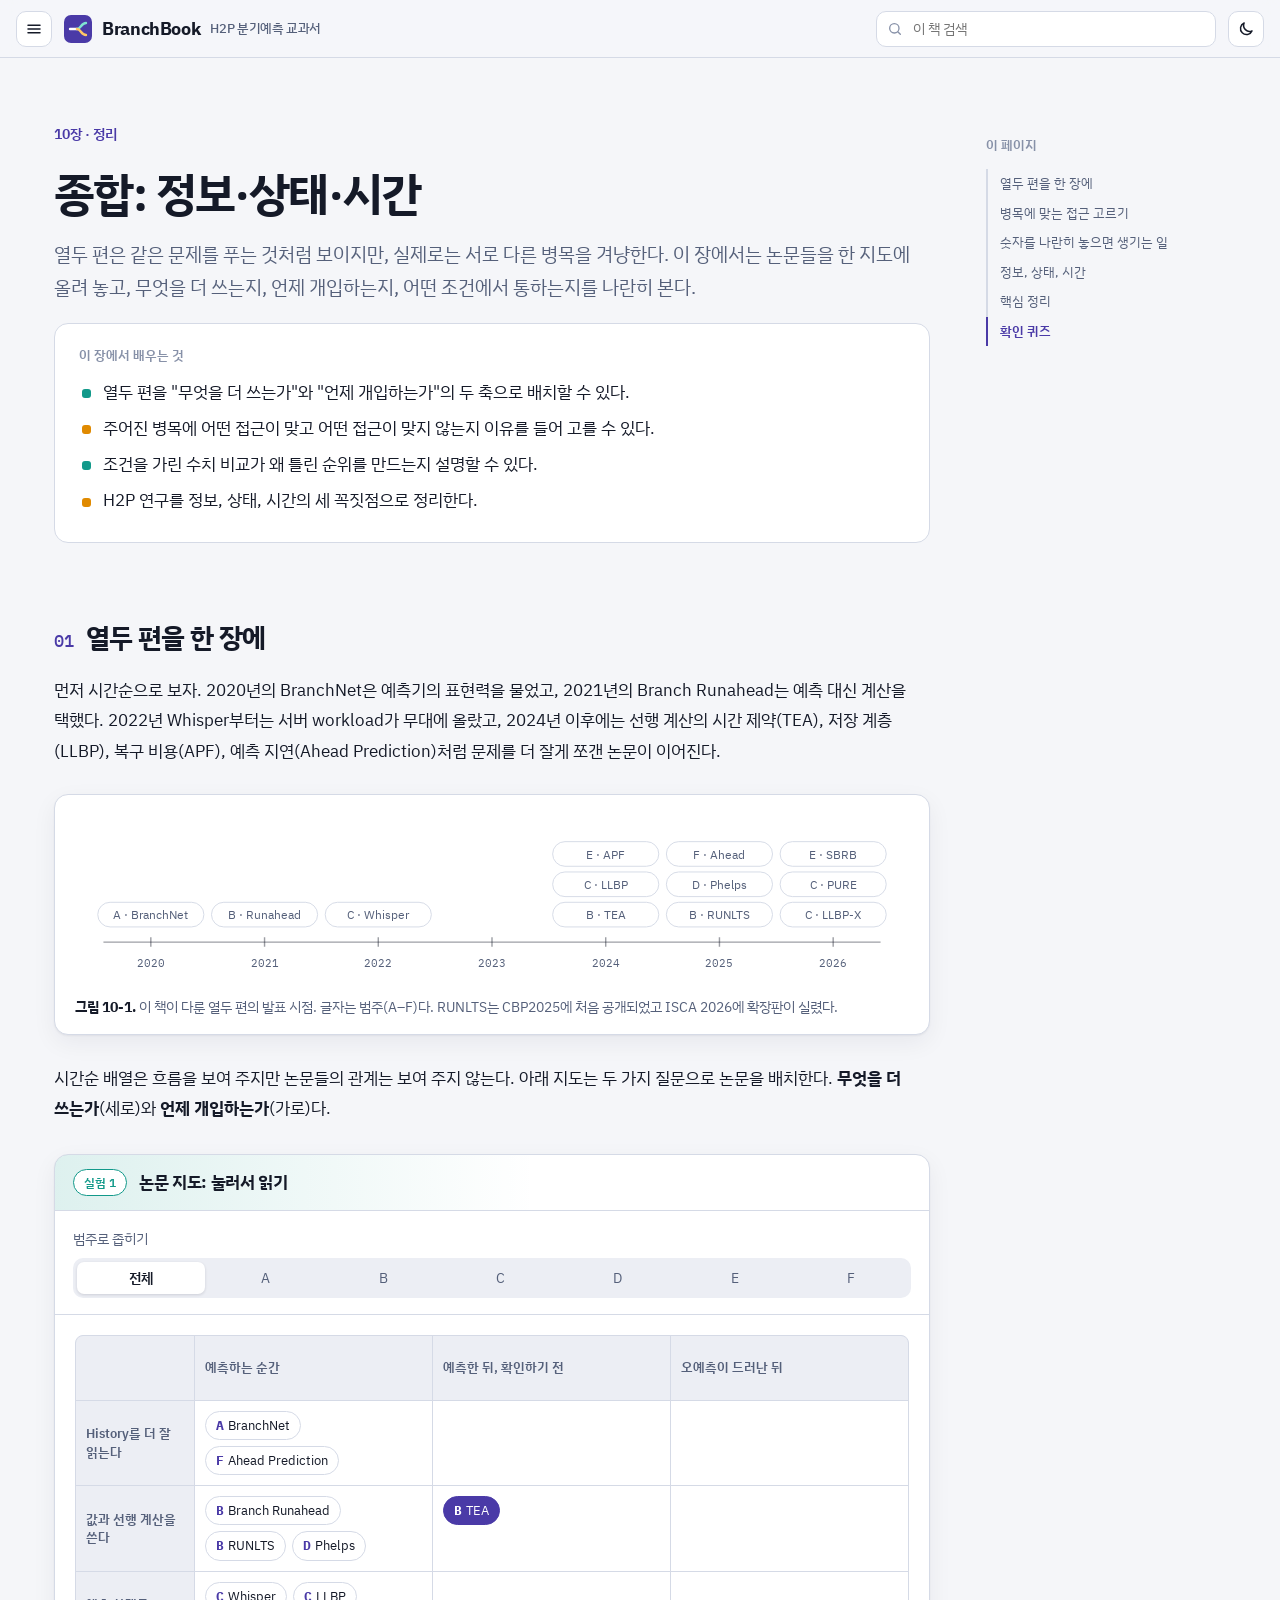
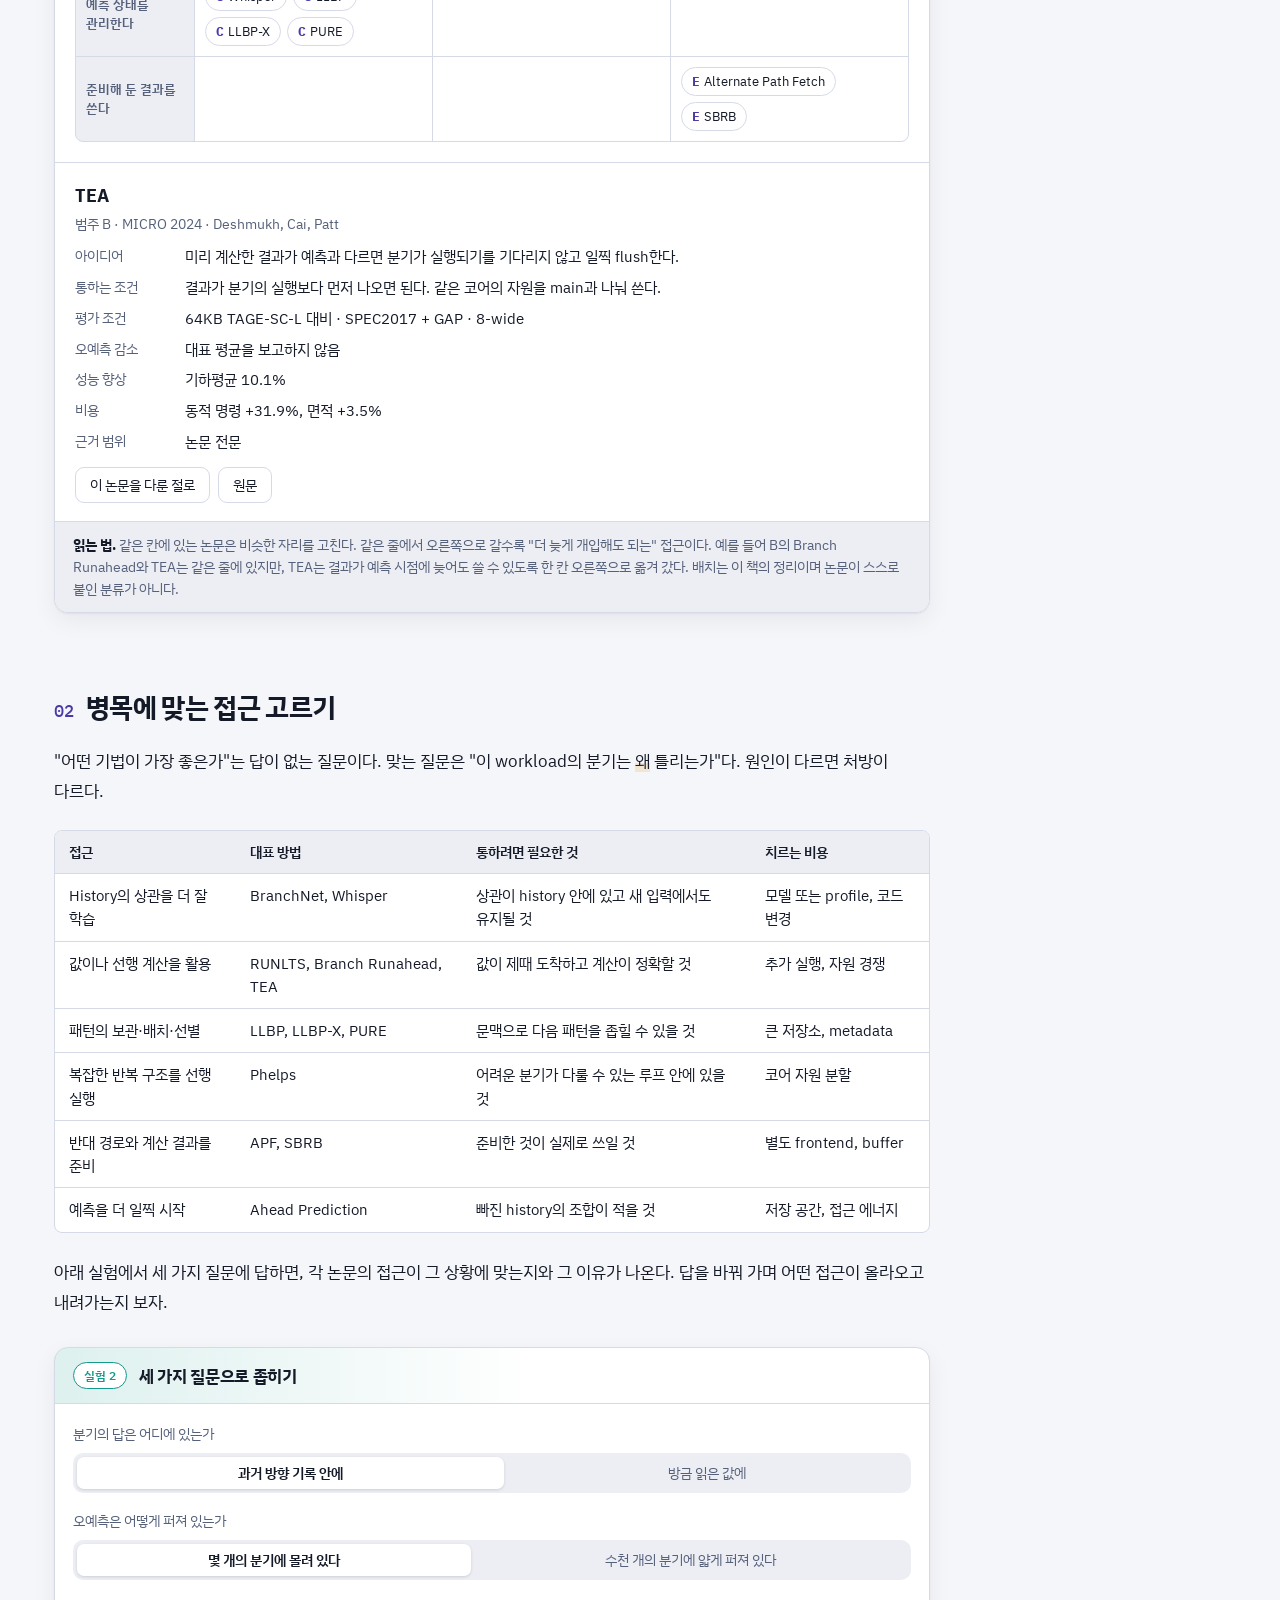
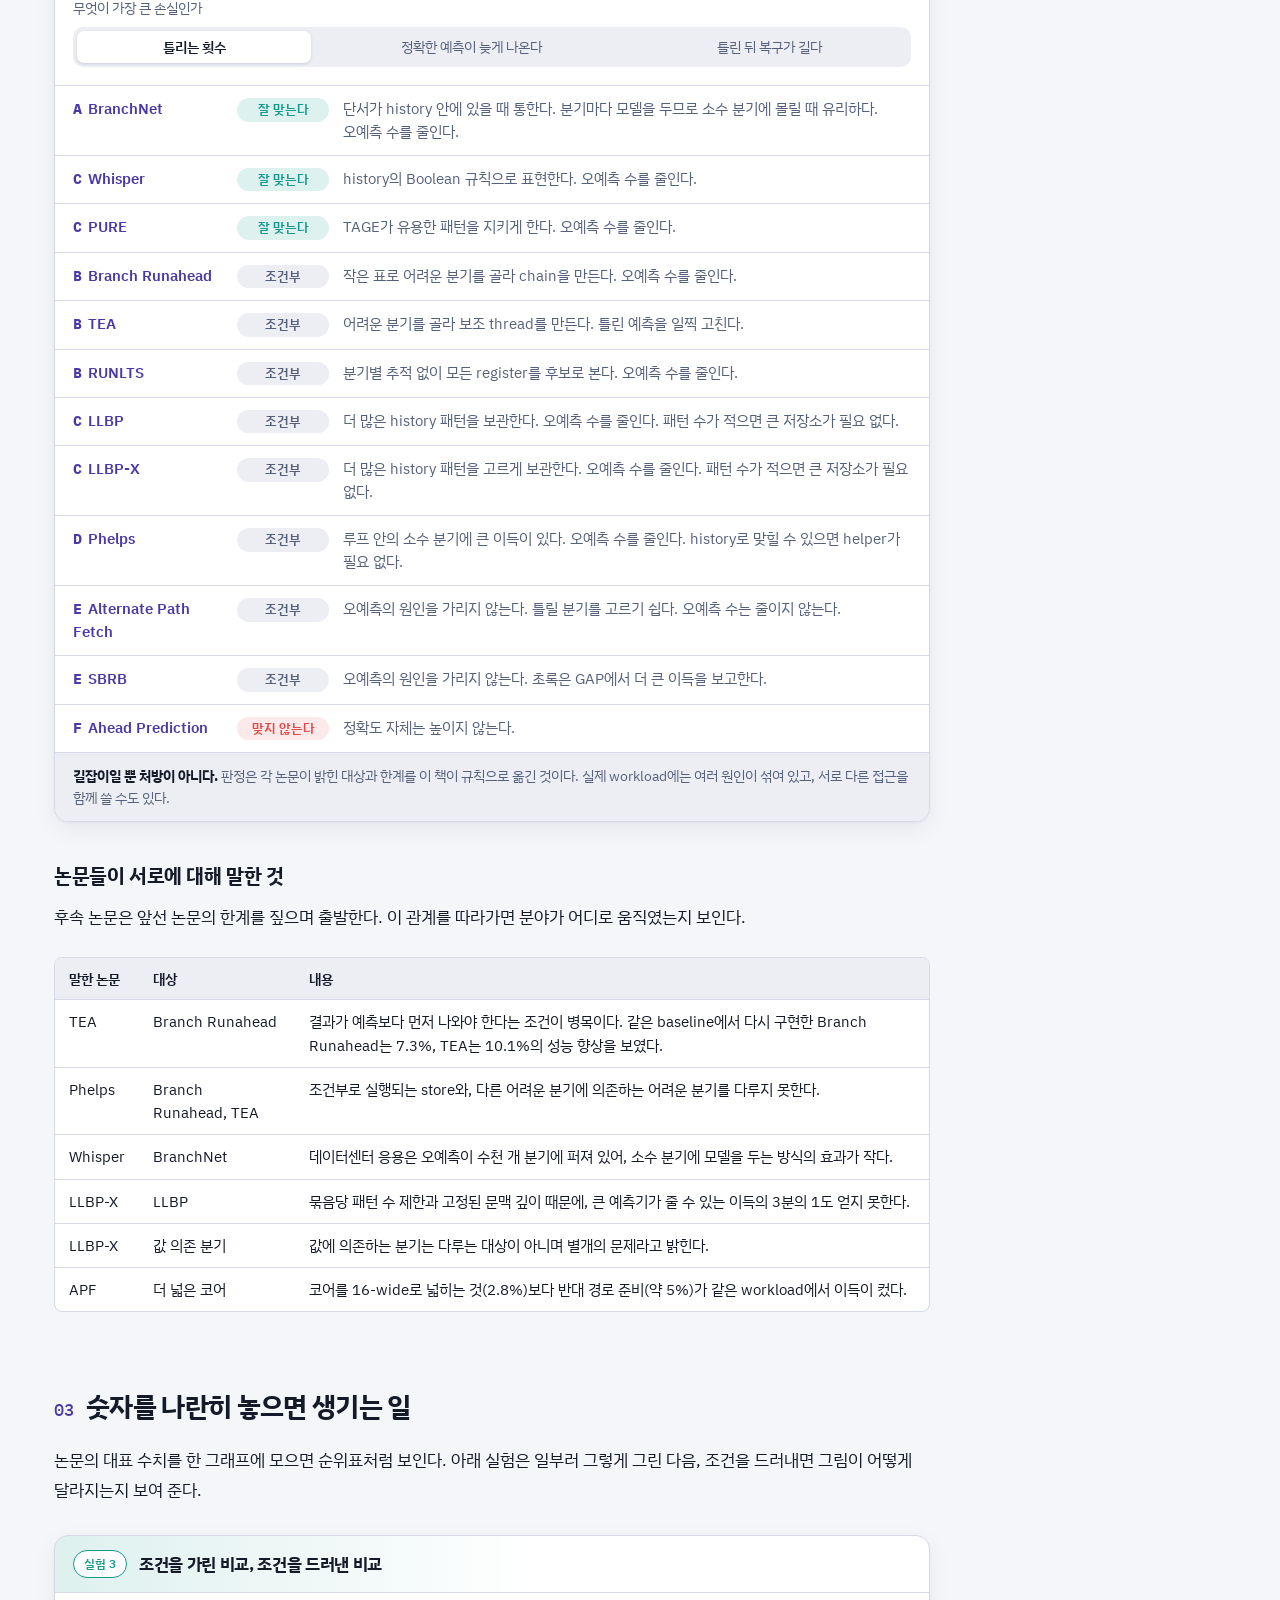
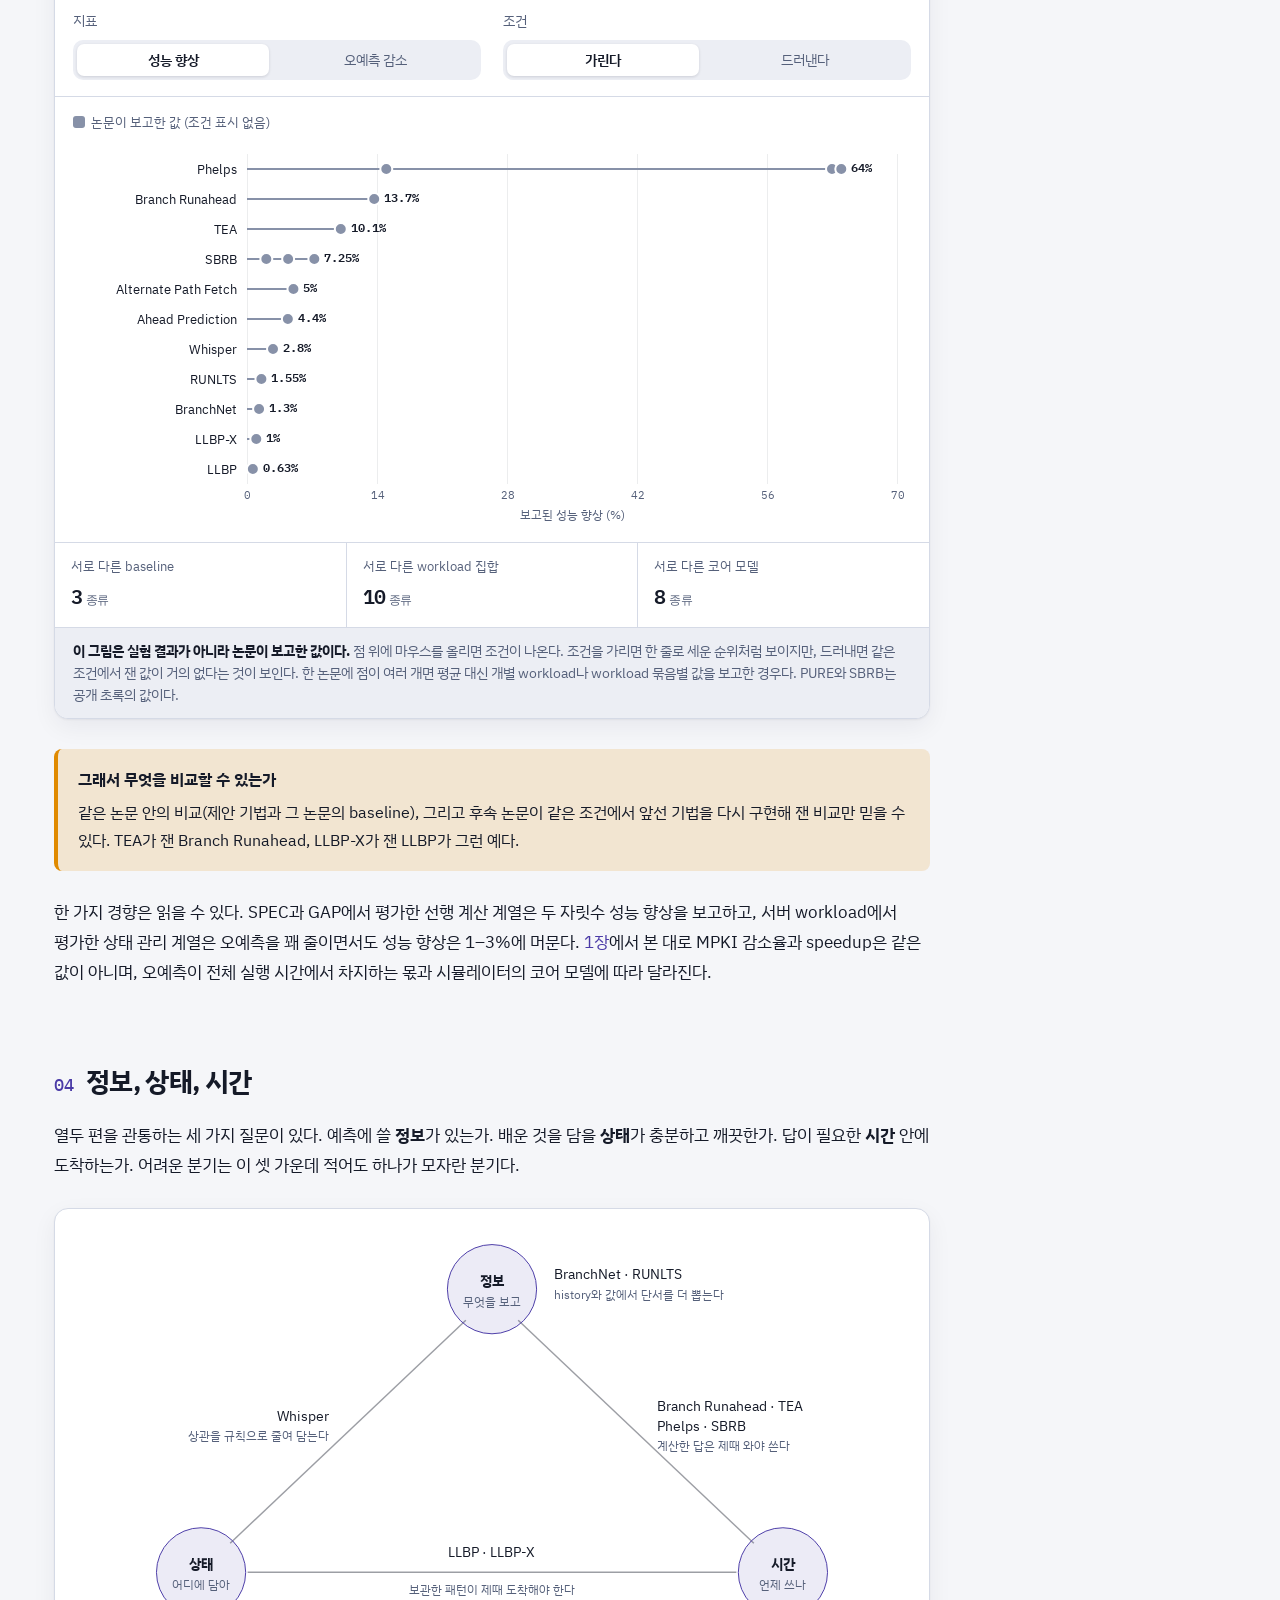
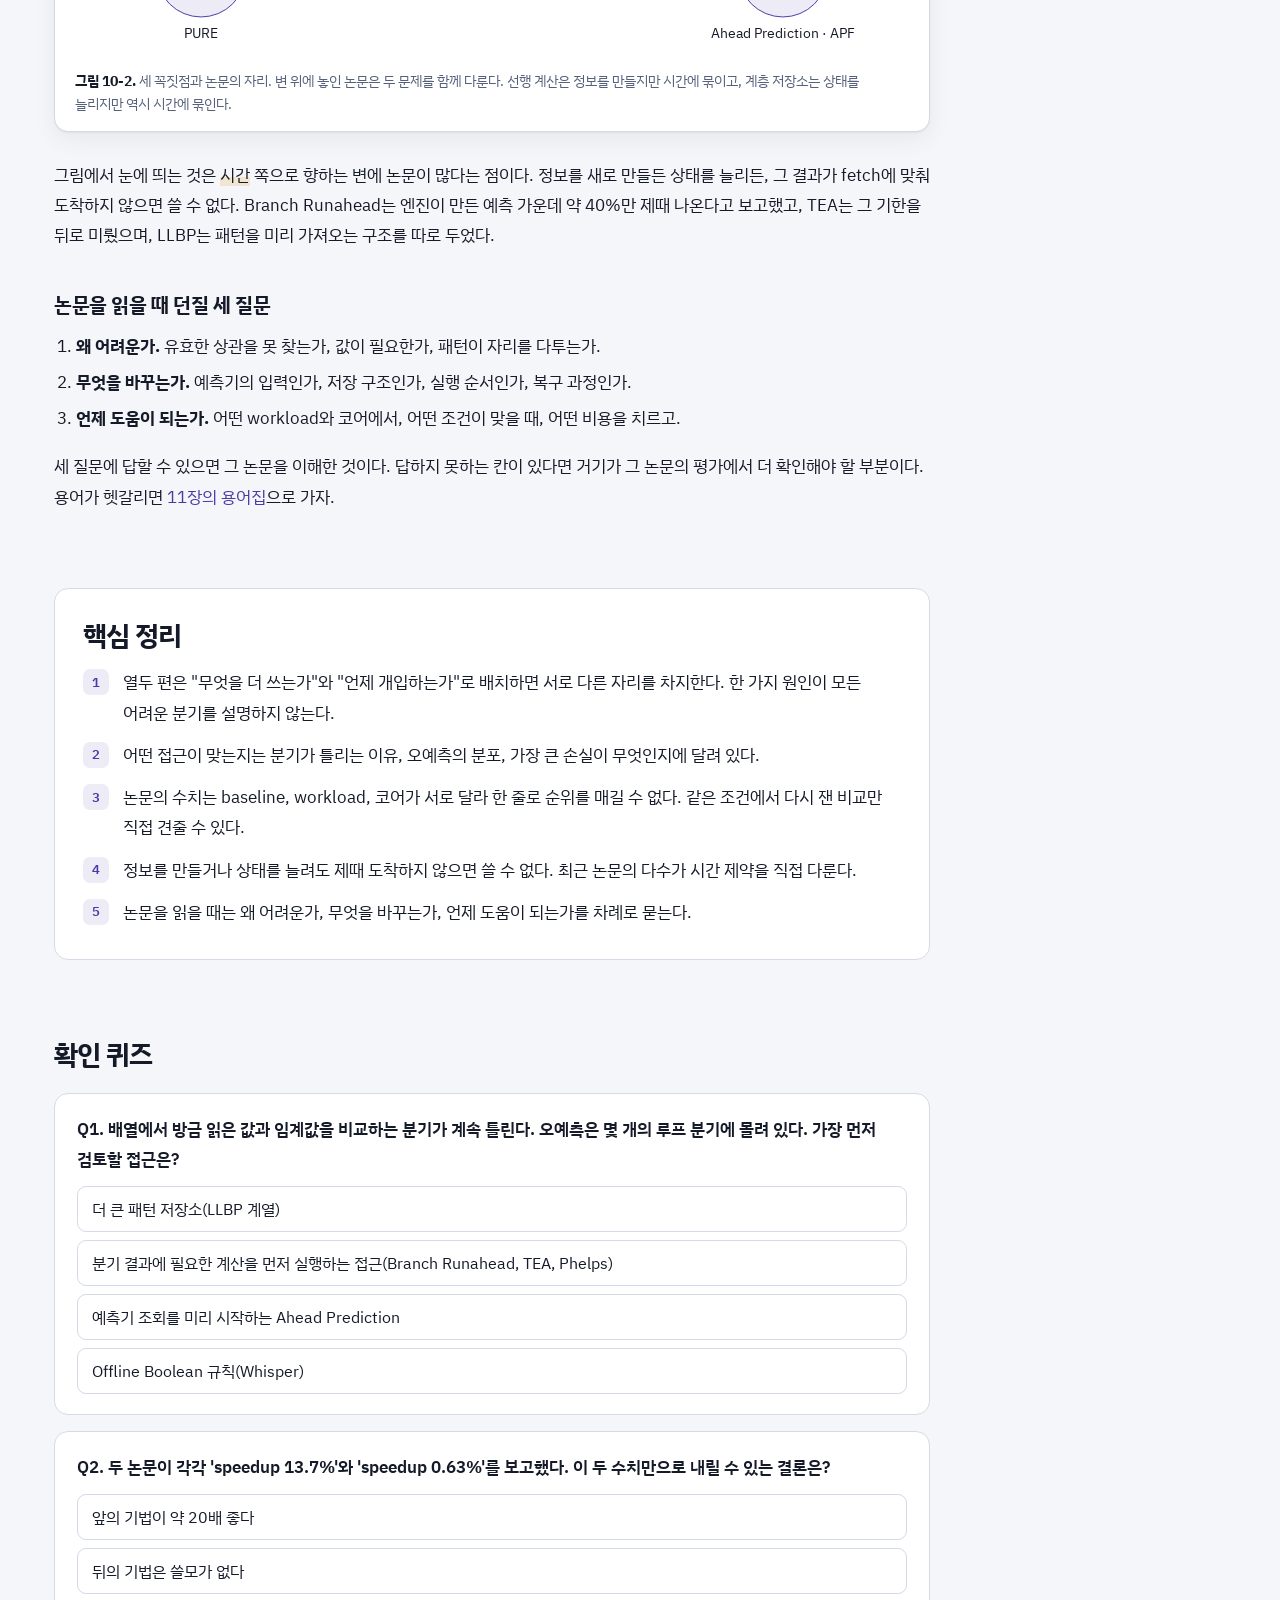
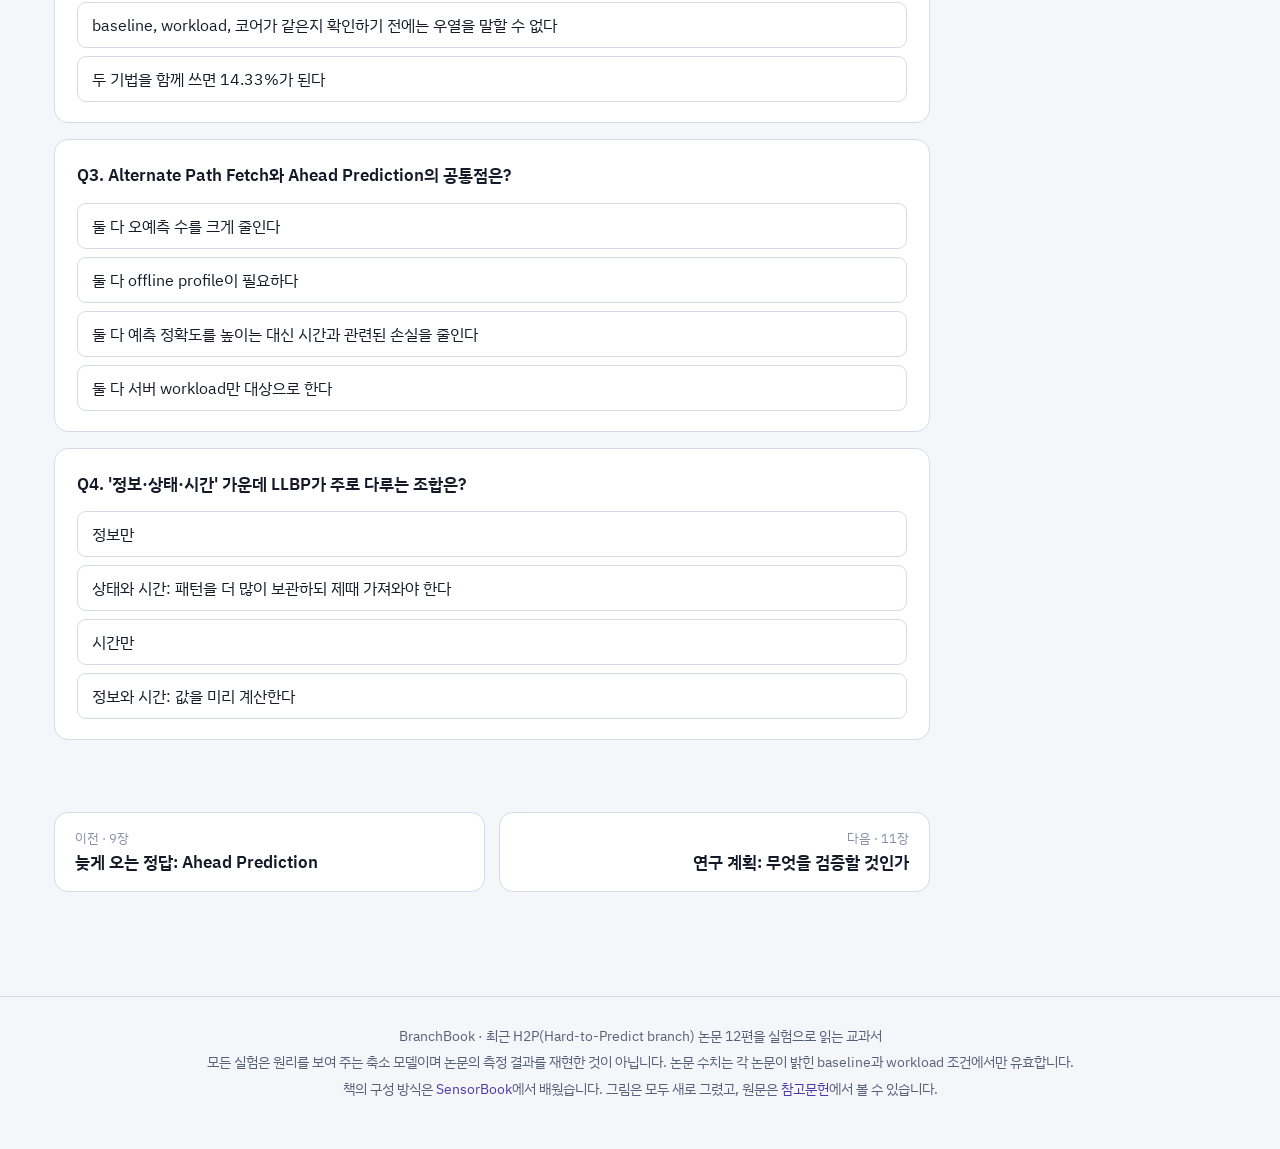
<file: chapters/synthesis.html>
<!doctype html>
<html lang="ko">
<head>
<meta charset="utf-8">
<meta name="viewport" content="width=device-width, initial-scale=1">
<title>10장 · 종합: 정보·상태·시간 — BranchBook</title>
<meta name="description" content="H2P 논문 열두 편을 한 지도에 올린다. 무엇을 더 쓰고, 언제 개입하고, 어떤 비용을 치르는지 비교한다.">
<link rel="icon" href="../favicon.svg" type="image/svg+xml">
<link rel="stylesheet" href="../css/style.css">
<script src="../js/common.js"></script>
<script src="../js/papers.js"></script>
<style>
  .paper-map-scroller { overflow-x: auto; }
  .paper-map { display: grid; grid-template-columns: 118px repeat(3, minmax(150px, 1fr)); gap: 1px; background: var(--border); border: 1px solid var(--border); border-radius: var(--radius-small); overflow: hidden; min-width: 600px; }
  .paper-map > div { background: var(--elevated); padding: 10px; min-height: 64px; }
  .paper-map .map-heading { background: var(--surface); font-size: 13px; font-weight: 600; color: var(--text-dim); line-height: 1.45; display: flex; align-items: center; }
  .paper-map .map-cell { display: flex; flex-wrap: wrap; gap: 6px; align-content: flex-start; }
  .paper-chip { font: inherit; font-size: 13px; line-height: 1.4; padding: 4px 10px; border-radius: 999px; border: 1px solid var(--border); background: var(--elevated); color: var(--text); cursor: pointer; white-space: nowrap; }
  .paper-chip b { font-family: var(--mono); color: var(--accent); margin-right: 4px; }
  .paper-chip:hover { border-color: var(--accent); }
  .paper-chip.selected { background: var(--accent); border-color: var(--accent); color: #ffffff; }
  .paper-chip.selected b { color: #ffffff; }
  .paper-chip.dimmed { opacity: 0.3; }
  .paper-detail { padding: 18px 20px; border-top: 1px solid var(--border); font-size: 15px; line-height: 1.65; }
  .paper-detail h4 { margin: 0 0 2px; font-size: 18px; }
  .paper-detail .detail-venue { color: var(--text-dim); font-size: 13.5px; margin-bottom: 10px; }
  .paper-detail dl { display: grid; grid-template-columns: 96px 1fr; gap: 6px 14px; margin: 0; }
  .paper-detail dt { color: var(--text-dim); font-size: 13.5px; }
  .paper-detail dd { margin: 0; }
  .paper-detail .detail-links { margin-top: 12px; display: flex; flex-wrap: wrap; gap: 8px; }
  .diagnosis-questions { display: grid; gap: 16px; padding: 18px; }
  .diagnosis-results { border-top: 1px solid var(--border); }
  .diagnosis-row { display: grid; grid-template-columns: 150px 92px 1fr; gap: 6px 14px; padding: 12px 18px; border-bottom: 1px solid var(--border); font-size: 14.5px; line-height: 1.55; align-items: baseline; }
  .diagnosis-row:last-child { border-bottom: 0; }
  .diagnosis-row .diagnosis-name { font-weight: 600; }
  .diagnosis-row .diagnosis-name b { font-family: var(--mono); color: var(--accent); margin-right: 6px; }
  .diagnosis-level { font-size: 12.5px; font-weight: 600; padding: 2px 10px; border-radius: 999px; text-align: center; white-space: nowrap; }
  .diagnosis-level.fits { background: var(--taken-soft); color: var(--taken); }
  .diagnosis-level.conditional { background: var(--surface); color: var(--text-dim); }
  .diagnosis-level.unsuitable { background: var(--mispredict-soft); color: var(--mispredict); }
  .diagnosis-reasons { color: var(--text-dim); }
  @media (max-width: 640px) { .diagnosis-row { grid-template-columns: 1fr auto; } .diagnosis-reasons { grid-column: 1 / -1; } }
</style>
</head>
<body data-root="../" data-chapter="synthesis">
<main class="chapter">
  <header class="chapter-hero">
    <p class="chapter-kicker"></p>
    <h1>종합: 정보·상태·시간</h1>
    <p class="lead">열두 편은 같은 문제를 푸는 것처럼 보이지만, 실제로는 서로 다른 병목을 겨냥한다. 이 장에서는 논문들을 한 지도에 올려 놓고, 무엇을 더 쓰는지, 언제 개입하는지, 어떤 조건에서 통하는지를 나란히 본다.</p>
    <div class="objectives">
      <p class="objectives-title">이 장에서 배우는 것</p>
      <ul>
        <li>열두 편을 "무엇을 더 쓰는가"와 "언제 개입하는가"의 두 축으로 배치할 수 있다.</li>
        <li>주어진 병목에 어떤 접근이 맞고 어떤 접근이 맞지 않는지 이유를 들어 고를 수 있다.</li>
        <li>조건을 가린 수치 비교가 왜 틀린 순위를 만드는지 설명할 수 있다.</li>
        <li>H2P 연구를 정보, 상태, 시간의 세 꼭짓점으로 정리한다.</li>
      </ul>
    </div>
  </header>

  <!-- ============================================================ 1 -->
  <section id="map">
    <h2>열두 편을 한 장에</h2>
    <p>먼저 시간순으로 보자. 2020년의 BranchNet은 예측기의 표현력을 물었고, 2021년의 Branch Runahead는 예측 대신 계산을 택했다. 2022년 Whisper부터는 서버 workload가 무대에 올랐고, 2024년 이후에는 선행 계산의 시간 제약(TEA), 저장 계층(LLBP), 복구 비용(APF), 예측 지연(Ahead Prediction)처럼 문제를 더 잘게 쪼갠 논문이 이어진다.</p>
    <figure class="diagram" id="timeline-figure">
      <figcaption><b>그림 10-1.</b> 이 책이 다룬 열두 편의 발표 시점. 글자는 범주(A–F)다. RUNLTS는 CBP2025에 처음 공개되었고 ISCA 2026에 확장판이 실렸다.</figcaption>
    </figure>
    <p>시간순 배열은 흐름을 보여 주지만 논문들의 관계는 보여 주지 않는다. 아래 지도는 두 가지 질문으로 논문을 배치한다. <strong>무엇을 더 쓰는가</strong>(세로)와 <strong>언제 개입하는가</strong>(가로)다.</p>

    <div class="simulator" id="simulator-map">
      <div class="simulator-head"><span class="simulator-tag">실험 1</span><h3>논문 지도: 눌러서 읽기</h3></div>
      <div class="simulator-body">
        <div class="simulator-controls inline" style="border-top:0; border-bottom:1px solid var(--border)">
          <div class="control"><span>범주로 좁히기</span>
            <div class="segmented" id="map-category">
              <button data-value="all" class="on">전체</button><button data-value="A">A</button><button data-value="B">B</button><button data-value="C">C</button><button data-value="D">D</button><button data-value="E">E</button><button data-value="F">F</button>
            </div>
          </div>
        </div>
        <div class="simulator-view padded"><div class="paper-map-scroller"><div class="paper-map" id="paper-map"></div></div></div>
        <div class="paper-detail" id="paper-detail" aria-live="polite"></div>
      </div>
      <div class="simulator-note"><b>읽는 법.</b> 같은 칸에 있는 논문은 비슷한 자리를 고친다. 같은 줄에서 오른쪽으로 갈수록 "더 늦게 개입해도 되는" 접근이다. 예를 들어 B의 Branch Runahead와 TEA는 같은 줄에 있지만, TEA는 결과가 예측 시점에 늦어도 쓸 수 있도록 한 칸 오른쪽으로 옮겨 갔다. 배치는 이 책의 정리이며 논문이 스스로 붙인 분류가 아니다.</div>
    </div>
  </section>

  <!-- ============================================================ 2 -->
  <section id="diagnosis">
    <h2>병목에 맞는 접근 고르기</h2>
    <p>"어떤 기법이 가장 좋은가"는 답이 없는 질문이다. 맞는 질문은 "이 workload의 분기는 <em>왜</em> 틀리는가"다. 원인이 다르면 처방이 다르다.</p>
    <div class="table-wrap"><table>
      <thead><tr><th>접근</th><th>대표 방법</th><th>통하려면 필요한 것</th><th>치르는 비용</th></tr></thead>
      <tbody>
        <tr><td>History의 상관을 더 잘 학습</td><td>BranchNet, Whisper</td><td>상관이 history 안에 있고 새 입력에서도 유지될 것</td><td>모델 또는 profile, 코드 변경</td></tr>
        <tr><td>값이나 선행 계산을 활용</td><td>RUNLTS, Branch Runahead, TEA</td><td>값이 제때 도착하고 계산이 정확할 것</td><td>추가 실행, 자원 경쟁</td></tr>
        <tr><td>패턴의 보관·배치·선별</td><td>LLBP, LLBP-X, PURE</td><td>문맥으로 다음 패턴을 좁힐 수 있을 것</td><td>큰 저장소, metadata</td></tr>
        <tr><td>복잡한 반복 구조를 선행 실행</td><td>Phelps</td><td>어려운 분기가 다룰 수 있는 루프 안에 있을 것</td><td>코어 자원 분할</td></tr>
        <tr><td>반대 경로와 계산 결과를 준비</td><td>APF, SBRB</td><td>준비한 것이 실제로 쓰일 것</td><td>별도 frontend, buffer</td></tr>
        <tr><td>예측을 더 일찍 시작</td><td>Ahead Prediction</td><td>빠진 history의 조합이 적을 것</td><td>저장 공간, 접근 에너지</td></tr>
      </tbody>
    </table></div>
    <p>아래 실험에서 세 가지 질문에 답하면, 각 논문의 접근이 그 상황에 맞는지와 그 이유가 나온다. 답을 바꿔 가며 어떤 접근이 올라오고 내려가는지 보자.</p>

    <div class="simulator" id="simulator-diagnosis">
      <div class="simulator-head"><span class="simulator-tag">실험 2</span><h3>세 가지 질문으로 좁히기</h3></div>
      <div class="simulator-body">
        <div class="diagnosis-questions">
          <div class="control"><span>분기의 답은 어디에 있는가</span>
            <div class="segmented" id="diagnosis-source"><button data-value="history" class="on">과거 방향 기록 안에</button><button data-value="value">방금 읽은 값에</button></div></div>
          <div class="control"><span>오예측은 어떻게 퍼져 있는가</span>
            <div class="segmented" id="diagnosis-spread"><button data-value="concentrated" class="on">몇 개의 분기에 몰려 있다</button><button data-value="spread">수천 개의 분기에 얇게 퍼져 있다</button></div></div>
          <div class="control"><span>무엇이 가장 큰 손실인가</span>
            <div class="segmented" id="diagnosis-pain"><button data-value="accuracy" class="on">틀리는 횟수</button><button data-value="latency">정확한 예측이 늦게 나온다</button><button data-value="recovery">틀린 뒤 복구가 길다</button></div></div>
        </div>
        <div class="diagnosis-results" id="diagnosis-results" aria-live="polite"></div>
      </div>
      <div class="simulator-note"><b>길잡이일 뿐 처방이 아니다.</b> 판정은 각 논문이 밝힌 대상과 한계를 이 책이 규칙으로 옮긴 것이다. 실제 workload에는 여러 원인이 섞여 있고, 서로 다른 접근을 함께 쓸 수도 있다.</div>
    </div>

    <h3>논문들이 서로에 대해 말한 것</h3>
    <p>후속 논문은 앞선 논문의 한계를 짚으며 출발한다. 이 관계를 따라가면 분야가 어디로 움직였는지 보인다.</p>
    <div class="table-wrap"><table>
      <thead><tr><th>말한 논문</th><th>대상</th><th>내용</th></tr></thead>
      <tbody>
        <tr><td>TEA</td><td>Branch Runahead</td><td>결과가 예측보다 먼저 나와야 한다는 조건이 병목이다. 같은 baseline에서 다시 구현한 Branch Runahead는 7.3%, TEA는 10.1%의 성능 향상을 보였다.</td></tr>
        <tr><td>Phelps</td><td>Branch Runahead, TEA</td><td>조건부로 실행되는 store와, 다른 어려운 분기에 의존하는 어려운 분기를 다루지 못한다.</td></tr>
        <tr><td>Whisper</td><td>BranchNet</td><td>데이터센터 응용은 오예측이 수천 개 분기에 퍼져 있어, 소수 분기에 모델을 두는 방식의 효과가 작다.</td></tr>
        <tr><td>LLBP-X</td><td>LLBP</td><td>묶음당 패턴 수 제한과 고정된 문맥 깊이 때문에, 큰 예측기가 줄 수 있는 이득의 3분의 1도 얻지 못한다.</td></tr>
        <tr><td>LLBP-X</td><td>값 의존 분기</td><td>값에 의존하는 분기는 다루는 대상이 아니며 별개의 문제라고 밝힌다.</td></tr>
        <tr><td>APF</td><td>더 넓은 코어</td><td>코어를 16-wide로 넓히는 것(2.8%)보다 반대 경로 준비(약 5%)가 같은 workload에서 이득이 컸다.</td></tr>
      </tbody>
    </table></div>
  </section>

  <!-- ============================================================ 3 -->
  <section id="numbers">
    <h2>숫자를 나란히 놓으면 생기는 일</h2>
    <p>논문의 대표 수치를 한 그래프에 모으면 순위표처럼 보인다. 아래 실험은 일부러 그렇게 그린 다음, 조건을 드러내면 그림이 어떻게 달라지는지 보여 준다.</p>

    <div class="simulator" id="simulator-numbers">
      <div class="simulator-head"><span class="simulator-tag">실험 3</span><h3>조건을 가린 비교, 조건을 드러낸 비교</h3></div>
      <div class="simulator-body">
        <div class="simulator-controls inline" style="border-top:0; border-bottom:1px solid var(--border)">
          <div class="control"><span>지표</span><div class="segmented" id="numbers-metric"><button data-value="speedup" class="on">성능 향상</button><button data-value="misprediction">오예측 감소</button></div></div>
          <div class="control"><span>조건</span><div class="segmented" id="numbers-conditions"><button data-value="hidden" class="on">가린다</button><button data-value="shown">드러낸다</button></div></div>
        </div>
        <div class="simulator-view">
          <div class="legend" id="numbers-legend"></div>
          <canvas id="numbers-canvas" aria-label="논문이 보고한 수치의 점 그림"></canvas>
        </div>
      </div>
      <div class="simulator-readout">
        <div class="statistic"><span class="statistic-label">서로 다른 baseline</span><span class="statistic-value" id="numbers-baselines">—</span></div>
        <div class="statistic"><span class="statistic-label">서로 다른 workload 집합</span><span class="statistic-value" id="numbers-workloads">—</span></div>
        <div class="statistic"><span class="statistic-label">서로 다른 코어 모델</span><span class="statistic-value" id="numbers-cores">—</span></div>
      </div>
      <div class="simulator-note"><b>이 그림은 실험 결과가 아니라 논문이 보고한 값이다.</b> 점 위에 마우스를 올리면 조건이 나온다. 조건을 가리면 한 줄로 세운 순위처럼 보이지만, 드러내면 같은 조건에서 잰 값이 거의 없다는 것이 보인다. 한 논문에 점이 여러 개면 평균 대신 개별 workload나 workload 묶음별 값을 보고한 경우다. PURE와 SBRB는 공개 초록의 값이다.</div>
    </div>
    <div class="callout caution">
      <strong>그래서 무엇을 비교할 수 있는가</strong>
      <p>같은 논문 안의 비교(제안 기법과 그 논문의 baseline), 그리고 후속 논문이 같은 조건에서 앞선 기법을 다시 구현해 잰 비교만 믿을 수 있다. TEA가 잰 Branch Runahead, LLBP-X가 잰 LLBP가 그런 예다.</p>
    </div>
    <p>한 가지 경향은 읽을 수 있다. SPEC과 GAP에서 평가한 선행 계산 계열은 두 자릿수 성능 향상을 보고하고, 서버 workload에서 평가한 상태 관리 계열은 오예측을 꽤 줄이면서도 성능 향상은 1–3%에 머문다. <a href="basics.html#metrics">1장</a>에서 본 대로 MPKI 감소율과 speedup은 같은 값이 아니며, 오예측이 전체 실행 시간에서 차지하는 몫과 시뮬레이터의 코어 모델에 따라 달라진다.</p>
  </section>

  <!-- ============================================================ 4 -->
  <section id="three-axes">
    <h2>정보, 상태, 시간</h2>
    <p>열두 편을 관통하는 세 가지 질문이 있다. 예측에 쓸 <strong>정보</strong>가 있는가. 배운 것을 담을 <strong>상태</strong>가 충분하고 깨끗한가. 답이 필요한 <strong>시간</strong> 안에 도착하는가. 어려운 분기는 이 셋 가운데 적어도 하나가 모자란 분기다.</p>
    <figure class="diagram">
      <svg viewBox="0 0 860 440" role="img" aria-label="정보, 상태, 시간의 세 꼭짓점과 그 사이에 놓인 논문들">
        <path d="M403 92 L160 322" class="stroke-line"/>
        <path d="M457 92 L700 322" class="stroke-line"/>
        <path d="M178 352 H682" class="stroke-line"/>
        <circle cx="430" cy="60" r="46" class="fill-accent-soft"/>
        <text x="430" y="57" text-anchor="middle" class="label-strong">정보</text>
        <text x="430" y="77" text-anchor="middle" class="label-dim">무엇을 보고</text>
        <circle cx="130" cy="352" r="46" class="fill-accent-soft"/>
        <text x="130" y="349" text-anchor="middle" class="label-strong">상태</text>
        <text x="130" y="369" text-anchor="middle" class="label-dim">어디에 담아</text>
        <circle cx="730" cy="352" r="46" class="fill-accent-soft"/>
        <text x="730" y="349" text-anchor="middle" class="label-strong">시간</text>
        <text x="730" y="369" text-anchor="middle" class="label-dim">언제 쓰나</text>

        <text x="494" y="50" class="label">BranchNet · RUNLTS</text>
        <text x="494" y="70" class="label-dim">history와 값에서 단서를 더 뽑는다</text>

        <text x="262" y="196" text-anchor="end" class="label">Whisper</text>
        <text x="262" y="216" text-anchor="end" class="label-dim">상관을 규칙으로 줄여 담는다</text>

        <text x="600" y="186" class="label">Branch Runahead · TEA</text>
        <text x="600" y="206" class="label">Phelps · SBRB</text>
        <text x="600" y="226" class="label-dim">계산한 답은 제때 와야 쓴다</text>

        <text x="430" y="336" text-anchor="middle" class="label">LLBP · LLBP-X</text>
        <text x="430" y="374" text-anchor="middle" class="label-dim">보관한 패턴이 제때 도착해야 한다</text>

        <text x="130" y="420" text-anchor="middle" class="label">PURE</text>
        <text x="730" y="420" text-anchor="middle" class="label">Ahead Prediction · APF</text>
      </svg>
      <figcaption><b>그림 10-2.</b> 세 꼭짓점과 논문의 자리. 변 위에 놓인 논문은 두 문제를 함께 다룬다. 선행 계산은 정보를 만들지만 시간에 묶이고, 계층 저장소는 상태를 늘리지만 역시 시간에 묶인다.</figcaption>
    </figure>
    <p>그림에서 눈에 띄는 것은 <em>시간</em> 쪽으로 향하는 변에 논문이 많다는 점이다. 정보를 새로 만들든 상태를 늘리든, 그 결과가 fetch에 맞춰 도착하지 않으면 쓸 수 없다. Branch Runahead는 엔진이 만든 예측 가운데 약 40%만 제때 나온다고 보고했고, TEA는 그 기한을 뒤로 미뤘으며, LLBP는 패턴을 미리 가져오는 구조를 따로 두었다.</p>
    <h3>논문을 읽을 때 던질 세 질문</h3>
    <ol>
      <li><strong>왜 어려운가.</strong> 유효한 상관을 못 찾는가, 값이 필요한가, 패턴이 자리를 다투는가.</li>
      <li><strong>무엇을 바꾸는가.</strong> 예측기의 입력인가, 저장 구조인가, 실행 순서인가, 복구 과정인가.</li>
      <li><strong>언제 도움이 되는가.</strong> 어떤 workload와 코어에서, 어떤 조건이 맞을 때, 어떤 비용을 치르고.</li>
    </ol>
    <p>세 질문에 답할 수 있으면 그 논문을 이해한 것이다. 답하지 못하는 칸이 있다면 거기가 그 논문의 평가에서 더 확인해야 할 부분이다. 용어가 헷갈리면 <a href="glossary.html">11장의 용어집</a>으로 가자.</p>
  </section>

  <section id="summary" class="keypoints">
    <h2>핵심 정리</h2>
    <ol>
      <li>열두 편은 "무엇을 더 쓰는가"와 "언제 개입하는가"로 배치하면 서로 다른 자리를 차지한다. 한 가지 원인이 모든 어려운 분기를 설명하지 않는다.</li>
      <li>어떤 접근이 맞는지는 분기가 틀리는 이유, 오예측의 분포, 가장 큰 손실이 무엇인지에 달려 있다.</li>
      <li>논문의 수치는 baseline, workload, 코어가 서로 달라 한 줄로 순위를 매길 수 없다. 같은 조건에서 다시 잰 비교만 직접 견줄 수 있다.</li>
      <li>정보를 만들거나 상태를 늘려도 제때 도착하지 않으면 쓸 수 없다. 최근 논문의 다수가 시간 제약을 직접 다룬다.</li>
      <li>논문을 읽을 때는 왜 어려운가, 무엇을 바꾸는가, 언제 도움이 되는가를 차례로 묻는다.</li>
    </ol>
  </section>

  <section id="quiz">
    <h2>확인 퀴즈</h2>
    <div class="quiz" id="chapter-quiz"></div>
  </section>
</main>

<script>
(function () {
  "use strict";
  const papers = BranchBook.papers;
  const SVG_NAMESPACE = "http://www.w3.org/2000/svg";

  function chapterLink(paper) { return paper.chapter + ".html#" + paper.anchor; }
  function formatValues(values, emptyText) {
    if (values.length === 0) return emptyText;
    return values.map((entry) => entry.label + " " + (entry.value === 0 ? "" : entry.value + "%")).join(", ");
  }

  /* ============================================================ 그림 10-1: 연표
     논문 자료에서 직접 그려서, 자료와 그림이 어긋나지 않게 한다. */
  (function drawTimeline() {
    const FIRST_YEAR = 2020;
    const LAST_YEAR = 2026;
    const VIEW_WIDTH = 880;
    const VIEW_HEIGHT = 176;
    const AXIS_Y = 132;
    const YEAR_SPACING = 120;
    const FIRST_YEAR_X = 80;
    const BOX_WIDTH = 112;
    const BOX_HEIGHT = 26;
    const BOX_STEP = 32;
    const SHORT_NAMES = { runahead: "Runahead", apf: "APF", ahead: "Ahead" };
    // RUNLTS는 CBP2025 공개판과 ISCA 2026 확장판이 있어 처음 공개된 해에 놓는다.
    const TIMELINE_YEAR_OVERRIDES = { runlts: 2025 };

    function createSvgElement(tagName, attributes, textContent) {
      const element = document.createElementNS(SVG_NAMESPACE, tagName);
      Object.keys(attributes).forEach((attributeName) => element.setAttribute(attributeName, attributes[attributeName]));
      if (textContent !== undefined) element.textContent = textContent;
      return element;
    }
    const svg = createSvgElement("svg", { viewBox: "0 0 " + VIEW_WIDTH + " " + VIEW_HEIGHT, role: "img", "aria-label": "2020년부터 2026년까지 열두 편의 발표 시점" });
    svg.appendChild(createSvgElement("path", { d: "M30 " + AXIS_Y + " H" + (VIEW_WIDTH - 30), class: "stroke-line" }));
    const stackHeights = {};
    for (let year = FIRST_YEAR; year <= LAST_YEAR; year++) {
      const x = FIRST_YEAR_X + (year - FIRST_YEAR) * YEAR_SPACING;
      svg.appendChild(createSvgElement("path", { d: "M" + x + " " + (AXIS_Y - 5) + " V" + (AXIS_Y + 5), class: "stroke-line" }));
      svg.appendChild(createSvgElement("text", { x, y: AXIS_Y + 26, "text-anchor": "middle", class: "label-mono" }, String(year)));
      stackHeights[year] = 0;
    }
    papers.forEach((paper) => {
      const year = TIMELINE_YEAR_OVERRIDES[paper.id] || paper.year;
      const x = FIRST_YEAR_X + (year - FIRST_YEAR) * YEAR_SPACING;
      const boxTop = AXIS_Y - 16 - BOX_HEIGHT - stackHeights[year] * BOX_STEP;
      stackHeights[year]++;
      const link = createSvgElement("a", { href: chapterLink(paper) });
      link.appendChild(createSvgElement("rect", { x: x - BOX_WIDTH / 2, y: boxTop, width: BOX_WIDTH, height: BOX_HEIGHT, rx: 13, class: "fill-elevated" }));
      link.appendChild(createSvgElement("text", { x, y: boxTop + 18, "text-anchor": "middle", class: "label-dim" }, paper.category + " · " + (SHORT_NAMES[paper.id] || paper.name)));
      svg.appendChild(link);
    });
    const figure = document.getElementById("timeline-figure");
    figure.prepend(svg);
  })();

  /* ============================================================ 실험 1: 논문 지도 */
  (function setupPaperMap() {
    const informationKeys = Object.keys(BranchBook.informationKinds);
    const interventionKeys = Object.keys(BranchBook.interventionTimes);
    const mapElement = document.getElementById("paper-map");
    const detailElement = document.getElementById("paper-detail");
    let selectedPaperId = "tea";

    function buildMap() {
      const fragments = ['<div class="map-heading"></div>'];
      interventionKeys.forEach((interventionKey) => fragments.push('<div class="map-heading">' + BranchBook.interventionTimes[interventionKey] + "</div>"));
      informationKeys.forEach((informationKey) => {
        fragments.push('<div class="map-heading">' + BranchBook.informationKinds[informationKey] + "</div>");
        interventionKeys.forEach((interventionKey) => {
          const cellPapers = papers.filter((paper) => paper.information === informationKey && paper.intervention === interventionKey);
          const chips = cellPapers.map((paper) => '<button type="button" class="paper-chip" data-paper="' + paper.id + '"><b>' + paper.category + "</b>" + paper.name + "</button>").join("");
          fragments.push('<div class="map-cell">' + chips + "</div>");
        });
      });
      mapElement.innerHTML = fragments.join("");
      mapElement.querySelectorAll(".paper-chip").forEach((chip) => {
        chip.addEventListener("click", () => { selectedPaperId = chip.dataset.paper; refresh(); });
      });
    }
    function refresh() {
      const categoryFilter = categoryControl.value;
      mapElement.querySelectorAll(".paper-chip").forEach((chip) => {
        const paper = papers.find((candidate) => candidate.id === chip.dataset.paper);
        chip.classList.toggle("selected", paper.id === selectedPaperId);
        chip.classList.toggle("dimmed", categoryFilter !== "all" && paper.category !== categoryFilter);
        chip.setAttribute("aria-pressed", String(paper.id === selectedPaperId));
      });
      const paper = papers.find((candidate) => candidate.id === selectedPaperId);
      detailElement.innerHTML =
        "<h4>" + paper.name + "</h4>" +
        '<div class="detail-venue">범주 ' + paper.category + " · " + paper.venue + " · " + paper.authors + "</div>" +
        "<dl>" +
        "<dt>아이디어</dt><dd>" + paper.idea + "</dd>" +
        "<dt>통하는 조건</dt><dd>" + paper.needs + "</dd>" +
        "<dt>평가 조건</dt><dd>" + paper.baseline + " 대비 · " + paper.workload + " · " + paper.core + "</dd>" +
        "<dt>오예측 감소</dt><dd>" + formatValues(paper.misprediction, "대표 평균을 보고하지 않음") + "</dd>" +
        "<dt>성능 향상</dt><dd>" + formatValues(paper.speedup, "확인되지 않음") + "</dd>" +
        "<dt>비용</dt><dd>" + paper.cost + "</dd>" +
        "<dt>근거 범위</dt><dd>" + paper.evidence + "</dd>" +
        "</dl>" +
        '<div class="detail-links"><a class="button" href="' + chapterLink(paper) + '">이 논문을 다룬 절로</a><a class="button" href="' + paper.url + '" rel="noopener">원문</a></div>';
    }
    const categoryControl = BranchBook.bindSegmented("map-category", (category) => {
      // 범주를 고르면 그 범주의 첫 논문을 바로 보여 줘서, 흐려진 칩이 선택된 채 남지 않게 한다.
      if (category !== "all") selectedPaperId = papers.find((paper) => paper.category === category).id;
      refresh();
    });
    buildMap();
    refresh();
  })();

  /* ============================================================ 실험 2: 병목에 맞는 접근
     각 논문이 밝힌 대상과 한계를 점수 규칙으로 옮겼다. 점수는 순위가 아니라 세 등급을 나누는 데만 쓴다. */
  (function setupDiagnosis() {
    const FITS_THRESHOLD = 3;
    const UNSUITABLE_THRESHOLD = 0;
    const RULES = {
      branchnet: {
        source: { history: [2, "단서가 history 안에 있을 때 통한다"], value: [-3, "history에 답이 없으면 CNN도 맞힐 수 없다"] },
        spread: { concentrated: [1, "분기마다 모델을 두므로 소수 분기에 몰릴 때 유리하다"], spread: [-1, "수천 개 분기에 모델을 하나씩 둘 수는 없다"] },
        pain: { accuracy: [1, "오예측 수를 줄인다"], latency: [-2, "예측 지연은 다루지 않는다"], recovery: [-2, "복구 시간은 다루지 않는다"] },
      },
      runahead: {
        source: { history: [0, "history로 맞힐 수 있는 분기에는 필요가 적다"], value: [2, "값을 만드는 계산을 먼저 실행한다"] },
        spread: { concentrated: [1, "작은 표로 어려운 분기를 골라 chain을 만든다"], spread: [-1, "대상 분기가 너무 많으면 표와 엔진이 감당하지 못한다"] },
        pain: { accuracy: [1, "오예측 수를 줄인다"], latency: [-2, "결과가 fetch 전에 와야 해서 시간에 오히려 민감하다"], recovery: [-2, "복구 시간은 다루지 않는다"] },
      },
      tea: {
        source: { history: [0, "history로 맞힐 수 있는 분기에는 필요가 적다"], value: [2, "값을 만드는 계산을 먼저 실행한다"] },
        spread: { concentrated: [1, "어려운 분기를 골라 보조 thread를 만든다"], spread: [-1, "대상 분기가 너무 많으면 추가 실행이 과해진다"] },
        pain: { accuracy: [1, "틀린 예측을 일찍 고친다"], latency: [-1, "예측기 자체의 지연은 다루지 않는다"], recovery: [1, "오예측을 일찍 알아채 잘못된 경로에 머무는 시간을 줄인다"] },
      },
      runlts: {
        source: { history: [0, "history 기반 구성요소도 함께 개선한다"], value: [2, "이미 나온 register 값과의 상관을 쓴다"] },
        spread: { concentrated: [1, "분기별 추적 없이 모든 register를 후보로 본다"], spread: [1, "분기 수와 무관하게 표 하나로 동작한다"] },
        pain: { accuracy: [1, "오예측 수를 줄인다"], latency: [-2, "예측 지연은 다루지 않는다"], recovery: [-2, "복구 시간은 다루지 않는다"] },
      },
      whisper: {
        source: { history: [2, "history의 Boolean 규칙으로 표현한다"], value: [-3, "history 기반 규칙이라 값 의존 분기는 대상이 아니다"] },
        spread: { concentrated: [0, "소수 분기에도 쓸 수 있지만 강점은 아니다"], spread: [2, "수천 개 분기에 hint를 하나씩 붙일 수 있다"] },
        pain: { accuracy: [1, "오예측 수를 줄인다"], latency: [-2, "예측 지연은 다루지 않는다"], recovery: [-2, "복구 시간은 다루지 않는다"] },
      },
      llbp: {
        source: { history: [2, "더 많은 history 패턴을 보관한다"], value: [-3, "값 의존 분기는 대상이 아니다"] },
        spread: { concentrated: [-1, "패턴 수가 적으면 큰 저장소가 필요 없다"], spread: [2, "용량이 모자란 서버 workload가 대상이다"] },
        pain: { accuracy: [1, "오예측 수를 줄인다"], latency: [0, "매 cycle 읽는 구조는 작게 유지한다"], recovery: [-2, "복구 시간은 다루지 않는다"] },
      },
      llbpx: {
        source: { history: [2, "더 많은 history 패턴을 고르게 보관한다"], value: [-3, "값 의존 분기는 별개의 문제라고 밝힌다"] },
        spread: { concentrated: [-1, "패턴 수가 적으면 큰 저장소가 필요 없다"], spread: [2, "용량이 모자란 서버 workload가 대상이다"] },
        pain: { accuracy: [1, "오예측 수를 줄인다"], latency: [0, "매 cycle 읽는 구조는 작게 유지한다"], recovery: [-2, "복구 시간은 다루지 않는다"] },
      },
      pure: {
        source: { history: [2, "TAGE가 유용한 패턴을 지키게 한다"], value: [-1, "초록은 값 의존 분기를 언급하지 않는다"] },
        spread: { concentrated: [0, "초록의 평가는 서버 응용이다"], spread: [2, "서버 응용에서 불필요한 할당을 막는다"] },
        pain: { accuracy: [1, "오예측 수를 줄인다"], latency: [-2, "예측 지연은 다루지 않는다"], recovery: [-2, "복구 시간은 다루지 않는다"] },
      },
      phelps: {
        source: { history: [-1, "history로 맞힐 수 있으면 helper가 필요 없다"], value: [2, "루프의 조건을 helper가 미리 계산한다"] },
        spread: { concentrated: [2, "루프 안의 소수 분기에 큰 이득이 있다"], spread: [-2, "오예측이 퍼져 있으면 다룰 루프가 없다"] },
        pain: { accuracy: [1, "오예측 수를 줄인다"], latency: [-2, "예측 지연은 다루지 않는다"], recovery: [-2, "복구 시간은 다루지 않는다"] },
      },
      apf: {
        source: { history: [1, "오예측의 원인을 가리지 않는다"], value: [1, "오예측의 원인을 가리지 않는다"] },
        spread: { concentrated: [1, "틀릴 분기를 고르기 쉽다"], spread: [0, "틀릴 분기를 고르기 어려워 낭비가 늘 수 있다"] },
        pain: { accuracy: [-1, "오예측 수는 줄이지 않는다"], latency: [-1, "예측 지연은 다루지 않는다"], recovery: [3, "오예측 뒤 frontend를 다시 채우는 시간을 줄인다"] },
      },
      sbrb: {
        source: { history: [1, "오예측의 원인을 가리지 않는다"], value: [1, "이미 계산된 분기 결과를 그대로 쓴다"] },
        spread: { concentrated: [1, "초록은 GAP에서 더 큰 이득을 보고한다"], spread: [0, "서버 workload 평가는 확인되지 않는다"] },
        pain: { accuracy: [0, "오예측에 뒤따르는 오예측을 줄인다"], latency: [-1, "예측 지연은 다루지 않는다"], recovery: [2, "취소된 계산의 결과를 재사용한다"] },
      },
      ahead: {
        source: { history: [1, "기존 예측기의 정확도를 유지한다"], value: [-1, "값 의존 분기의 정확도는 높이지 않는다"] },
        spread: { concentrated: [0, "분포와 무관하다"], spread: [0, "분포와 무관하다"] },
        pain: { accuracy: [-1, "정확도 자체는 높이지 않는다"], latency: [4, "정확한 예측을 제때 내놓는 것이 목표다"], recovery: [-1, "복구 시간은 다루지 않는다"] },
      },
    };
    const LEVELS = {
      fits: { label: "잘 맞는다", order: 0 },
      conditional: { label: "조건부", order: 1 },
      unsuitable: { label: "맞지 않는다", order: 2 },
    };
    const resultsElement = document.getElementById("diagnosis-results");
    function refresh() {
      const answers = { source: sourceControl.value, spread: spreadControl.value, pain: painControl.value };
      const rows = papers.map((paper) => {
        const rule = RULES[paper.id];
        let score = 0;
        let hasBlockingMismatch = false;
        const supportingReasons = [];
        const opposingReasons = [];
        Object.keys(answers).forEach((questionKey) => {
          const [points, reason] = rule[questionKey][answers[questionKey]];
          score += points;
          if (points > 0) supportingReasons.push(reason);
          if (points < 0) opposingReasons.push(reason);
          if (points <= -2) hasBlockingMismatch = true;
        });
        let levelKey = "conditional";
        if (score >= FITS_THRESHOLD && !hasBlockingMismatch) levelKey = "fits";
        if (score <= UNSUITABLE_THRESHOLD || hasBlockingMismatch) levelKey = "unsuitable";
        // 맞지 않는 이유가 있으면 그것을 먼저 보여 준다. 왜 안 맞는지가 더 배울 것이 많다.
        const reasons = levelKey === "unsuitable" ? opposingReasons : supportingReasons.concat(opposingReasons);
        return { paper, levelKey, reasons };
      });
      rows.sort((first, second) => LEVELS[first.levelKey].order - LEVELS[second.levelKey].order);
      resultsElement.innerHTML = rows.map((row) =>
        '<div class="diagnosis-row">' +
        '<a class="diagnosis-name" href="' + chapterLink(row.paper) + '"><b>' + row.paper.category + "</b>" + row.paper.name + "</a>" +
        '<span class="diagnosis-level ' + row.levelKey + '">' + LEVELS[row.levelKey].label + "</span>" +
        '<span class="diagnosis-reasons">' + row.reasons.join(". ") + ".</span></div>"
      ).join("");
    }
    const sourceControl = BranchBook.bindSegmented("diagnosis-source", refresh);
    const spreadControl = BranchBook.bindSegmented("diagnosis-spread", refresh);
    const painControl = BranchBook.bindSegmented("diagnosis-pain", refresh);
    refresh();
  })();

  /* ============================================================ 실험 3: 보고된 수치의 점 그림 */
  (function setupNumbers() {
    const ROW_HEIGHT_PLAIN = 30;
    const ROW_HEIGHT_WITH_CONDITIONS = 46;
    const GROUP_HEADING_HEIGHT = 30;
    const TOP_PADDING = 12;
    const BOTTOM_PADDING = 44;
    const DOT_RADIUS = 6;
    const HIT_RADIUS = 14;
    const AXIS_MAXIMUM = { speedup: 70, misprediction: 50 };
    const AXIS_LABEL = { speedup: "보고된 성능 향상 (%)", misprediction: "보고된 오예측(MPKI) 감소 (%)" };
    const familyKeys = Object.keys(BranchBook.workloadFamilies);
    let dotRegions = [];

    function visiblePapers() {
      return papers.filter((paper) => paper[metricControl.value].length > 0);
    }
    function largestValue(paper) {
      return Math.max(...paper[metricControl.value].map((entry) => entry.value));
    }
    /** 그릴 줄의 목록을 만든다. 조건을 가리면 값 순서로 한 줄로 세우고, 드러내면 workload 묶음별로 나눈다. */
    function buildRows() {
      const shown = visiblePapers();
      if (conditionsControl.value === "hidden") {
        return shown.slice().sort((first, second) => largestValue(second) - largestValue(first)).map((paper) => ({ kind: "paper", paper }));
      }
      const rows = [];
      familyKeys.forEach((familyKey) => {
        const familyPapers = shown.filter((paper) => paper.workloadFamily === familyKey);
        if (familyPapers.length === 0) return;
        rows.push({ kind: "heading", familyKey });
        familyPapers.forEach((paper) => rows.push({ kind: "paper", paper }));
      });
      return rows;
    }
    function rowHeight(row) {
      if (row.kind === "heading") return GROUP_HEADING_HEIGHT;
      return conditionsControl.value === "shown" ? ROW_HEIGHT_WITH_CONDITIONS : ROW_HEIGHT_PLAIN;
    }
    function totalHeight() {
      return TOP_PADDING + buildRows().reduce((sum, row) => sum + rowHeight(row), 0) + BOTTOM_PADDING;
    }
    function truncateToWidth(context, text, maximumWidth) {
      if (context.measureText(text).width <= maximumWidth) return text;
      let shortened = text;
      while (shortened.length > 1 && context.measureText(shortened + "…").width > maximumWidth) shortened = shortened.slice(0, -1);
      return shortened + "…";
    }
    function refresh() {
      const shown = visiblePapers();
      BranchBook.setContent("numbers-baselines", new Set(shown.map((paper) => paper.baseline)).size + "<small>종류</small>");
      BranchBook.setContent("numbers-workloads", new Set(shown.map((paper) => paper.workload)).size + "<small>종류</small>");
      BranchBook.setContent("numbers-cores", new Set(shown.map((paper) => paper.core)).size + "<small>종류</small>");
      const legendElement = document.getElementById("numbers-legend");
      if (conditionsControl.value === "shown") {
        legendElement.innerHTML = familyKeys.map((familyKey) => {
          const family = BranchBook.workloadFamilies[familyKey];
          return '<span><i style="background:var(--series-' + (family.seriesIndex + 1) + ')"></i>' + family.label + "에서 평가</span>";
        }).join("");
      } else {
        legendElement.innerHTML = '<span><i style="background:var(--text-faint)"></i>논문이 보고한 값 (조건 표시 없음)</span>';
      }
      // 줄 수가 바뀌면 캔버스 높이도 바뀌므로 다시 맞춘다.
      numbersCanvas.resize();
    }
    const metricControl = BranchBook.bindSegmented("numbers-metric", refresh);
    const conditionsControl = BranchBook.bindSegmented("numbers-conditions", refresh);

    const numbersCanvas = BranchBook.createCanvas("numbers-canvas", (context, width, height, palette) => {
      const metric = metricControl.value;
      const hasConditions = conditionsControl.value === "shown";
      const labelWidth = Math.min(168, Math.max(104, width * 0.3));
      const trackLeft = labelWidth + 10;
      const trackRight = width - 18;
      const axisMaximum = AXIS_MAXIMUM[metric];
      const toX = (value) => trackLeft + (value / axisMaximum) * (trackRight - trackLeft);
      const rows = buildRows();
      const plotBottom = height - BOTTOM_PADDING;
      dotRegions = [];

      context.strokeStyle = palette.grid; context.lineWidth = 1;
      context.fillStyle = palette.textDim; context.font = "11px " + palette.mono; context.textAlign = "center"; context.textBaseline = "top";
      const tickStep = axisMaximum / 5;
      for (let tickValue = 0; tickValue <= axisMaximum; tickValue += tickStep) {
        const x = Math.round(toX(tickValue)) + 0.5;
        context.beginPath(); context.moveTo(x, TOP_PADDING); context.lineTo(x, plotBottom); context.stroke();
        context.fillText(String(tickValue), x, plotBottom + 6);
      }
      context.font = "12px " + palette.font;
      context.fillText(AXIS_LABEL[metric], (trackLeft + trackRight) / 2, plotBottom + 24);

      let y = TOP_PADDING;
      rows.forEach((row) => {
        const currentRowHeight = rowHeight(row);
        if (row.kind === "heading") {
          const family = BranchBook.workloadFamilies[row.familyKey];
          context.fillStyle = palette.text; context.font = "600 12px " + palette.font; context.textAlign = "left"; context.textBaseline = "middle";
          context.fillText(family.label + "에서 평가한 논문", 4, y + currentRowHeight / 2 + 2);
          y += currentRowHeight;
          return;
        }
        const paper = row.paper;
        const family = BranchBook.workloadFamilies[paper.workloadFamily];
        const dotColor = hasConditions ? palette.series[family.seriesIndex] : palette.textFaint;
        const centerY = y + (hasConditions ? 14 : currentRowHeight / 2);
        context.fillStyle = palette.text; context.font = "13px " + palette.font; context.textAlign = "right"; context.textBaseline = "middle";
        context.fillText(truncateToWidth(context, paper.name, labelWidth - 4), labelWidth, centerY);
        const values = paper[metric];
        const xPositions = values.map((entry) => toX(Math.min(entry.value, axisMaximum)));
        context.strokeStyle = dotColor; context.lineWidth = 2;
        context.beginPath(); context.moveTo(toX(0), centerY); context.lineTo(Math.max(...xPositions), centerY); context.stroke();
        values.forEach((entry, entryIndex) => {
          const x = xPositions[entryIndex];
          context.fillStyle = dotColor; context.strokeStyle = palette.background; context.lineWidth = 2;
          context.beginPath(); context.arc(x, centerY, DOT_RADIUS, 0, Math.PI * 2); context.fill(); context.stroke();
          dotRegions.push({ x, y: centerY, paper, entry });
        });
        // 가장 큰 값만 숫자로 적는다. 점마다 숫자를 붙이면 겹쳐서 읽을 수 없다.
        const largestEntry = values.reduce((best, entry) => (entry.value > best.value ? entry : best));
        context.fillStyle = palette.text; context.font = "600 12px " + palette.mono; context.textAlign = "left";
        const valueLabelX = Math.max(...xPositions) + 10;
        if (valueLabelX < trackRight - 30) context.fillText(largestEntry.value + "%", valueLabelX, centerY);
        if (hasConditions) {
          context.fillStyle = palette.textDim; context.font = "11.5px " + palette.font; context.textBaseline = "middle";
          const conditionText = paper.baseline + " 대비 · " + paper.core + " · " + paper.evidence;
          context.fillText(truncateToWidth(context, conditionText, trackRight - trackLeft), trackLeft, centerY + 19);
        }
        y += currentRowHeight;
      });
    }, { heightForWidth: () => totalHeight() });

    BranchBook.attachTooltip("numbers-canvas", (x, y) => {
      let nearest = null;
      let nearestDistance = HIT_RADIUS;
      dotRegions.forEach((region) => {
        const distance = Math.hypot(region.x - x, region.y - y);
        if (distance < nearestDistance) { nearest = region; nearestDistance = distance; }
      });
      if (!nearest) return null;
      const paper = nearest.paper;
      return {
        x: nearest.x, y: nearest.y - 6,
        html: paper.name + " · " + nearest.entry.label + " <b>" + nearest.entry.value + "%</b><br>" + paper.baseline + " 대비 · " + paper.core + "<br>" + paper.workload,
      };
    });
    refresh();
  })();

  /* ============================================================ 퀴즈 */
  BranchBook.renderQuiz("chapter-quiz", [
    {
      question: "배열에서 방금 읽은 값과 임계값을 비교하는 분기가 계속 틀린다. 오예측은 몇 개의 루프 분기에 몰려 있다. 가장 먼저 검토할 접근은?",
      options: ["더 큰 패턴 저장소(LLBP 계열)", "분기 결과에 필요한 계산을 먼저 실행하는 접근(Branch Runahead, TEA, Phelps)", "예측기 조회를 미리 시작하는 Ahead Prediction", "Offline Boolean 규칙(Whisper)"],
      answerIndex: 1,
      explanation: "답이 history가 아니라 값에 있으므로 history 패턴을 더 많이, 더 잘 저장하는 접근으로는 풀리지 않는다. 값을 만드는 계산을 앞당기는 접근이 맞다.",
    },
    {
      question: "두 논문이 각각 'speedup 13.7%'와 'speedup 0.63%'를 보고했다. 이 두 수치만으로 내릴 수 있는 결론은?",
      options: ["앞의 기법이 약 20배 좋다", "뒤의 기법은 쓸모가 없다", "baseline, workload, 코어가 같은지 확인하기 전에는 우열을 말할 수 없다", "두 기법을 함께 쓰면 14.33%가 된다"],
      answerIndex: 2,
      explanation: "두 수치는 서로 다른 workload(SPEC·GAP과 서버)와 코어 모델에서 나왔다. 같은 조건에서 다시 잰 비교만 직접 견줄 수 있다.",
    },
    {
      question: "Alternate Path Fetch와 Ahead Prediction의 공통점은?",
      options: ["둘 다 오예측 수를 크게 줄인다", "둘 다 offline profile이 필요하다", "둘 다 예측 정확도를 높이는 대신 시간과 관련된 손실을 줄인다", "둘 다 서버 workload만 대상으로 한다"],
      answerIndex: 2,
      explanation: "APF는 오예측 뒤의 refill 시간을, Ahead Prediction은 정확한 예측이 늦게 나오는 지연을 줄인다. 어느 쪽도 정확도 자체를 높이는 것이 목표가 아니다.",
    },
    {
      question: "'정보·상태·시간' 가운데 LLBP가 주로 다루는 조합은?",
      options: ["정보만", "상태와 시간: 패턴을 더 많이 보관하되 제때 가져와야 한다", "시간만", "정보와 시간: 값을 미리 계산한다"],
      answerIndex: 1,
      explanation: "LLBP는 큰 저장소로 상태를 늘리고, 그 패턴이 필요한 순간에 작은 buffer에 와 있도록 prefetch한다. 저장하고 있는 것과 지금 쓸 수 있는 것은 다르다.",
    },
  ]);
})();
</script>
</body>
</html>
</file>
<file: css/style.css>
/* ==========================================================================
   BranchBook — H2P 분기예측 교과서 공통 스타일
   색 규칙: taken(청록)과 not-taken(호박색)은 사이트 전체에서 같은 뜻으로만 쓴다.
   오예측(빨강)은 상태 색이므로 항상 기호(✕)나 테두리와 함께 표시한다.
   ========================================================================== */
@import url("https://fonts.googleapis.com/css2?family=IBM+Plex+Mono:wght@400;500;600&family=IBM+Plex+Sans+KR:wght@400;500;600;700&display=swap");

:root {
  --background: #f5f6f9;
  --elevated: #ffffff;
  --surface: #eceef4;
  --surface-strong: #e1e5ee;
  --border: #d5dae6;
  --text: #151a28;
  --text-dim: #55607a;
  --text-faint: #8791a8;
  --accent: #4a3aa7;
  --accent-soft: rgba(74, 58, 167, 0.1);
  --taken: #12998a;
  --taken-soft: rgba(18, 153, 138, 0.14);
  --not-taken: #e08a00;
  --not-taken-soft: rgba(224, 138, 0, 0.16);
  --mispredict: #e34948;
  --mispredict-soft: rgba(227, 73, 72, 0.12);
  --series-1: #4a3aa7;
  --series-2: #eb6834;
  --series-3: #1baf7a;
  --series-4: #2a78d6;
  --grid: rgba(21, 26, 40, 0.08);
  --axis: rgba(21, 26, 40, 0.42);
  --canvas-background: #ffffff;
  --shadow: 0 1px 2px rgba(18, 24, 44, 0.05), 0 8px 24px rgba(18, 24, 44, 0.06);
  --radius: 14px;
  --radius-small: 8px;
  --font: "IBM Plex Sans KR", -apple-system, BlinkMacSystemFont, "Apple SD Gothic Neo", "Noto Sans KR", "Malgun Gothic", sans-serif;
  --mono: "IBM Plex Mono", ui-monospace, SFMono-Regular, Menlo, monospace;
  --content-width: 880px;
  --topbar-height: 58px;
  color-scheme: light;
}

@media (prefers-color-scheme: dark) {
  :root:not([data-theme="light"]) {
    --background: #0d1220;
    --elevated: #141b2b;
    --surface: #1a2236;
    --surface-strong: #222c44;
    --border: #2b3650;
    --text: #e7ebf5;
    --text-dim: #9ba7c0;
    --text-faint: #6b7690;
    --accent: #9085e9;
    --accent-soft: rgba(144, 133, 233, 0.16);
    --taken: #1aa890;
    --taken-soft: rgba(26, 168, 144, 0.18);
    --not-taken: #c98500;
    --not-taken-soft: rgba(201, 133, 0, 0.2);
    --mispredict: #e66767;
    --mispredict-soft: rgba(230, 103, 103, 0.16);
    --series-1: #9085e9;
    --series-2: #d95926;
    --series-3: #199e70;
    --series-4: #3987e5;
    --grid: rgba(231, 235, 245, 0.08);
    --axis: rgba(231, 235, 245, 0.45);
    --canvas-background: #111827;
    --shadow: 0 1px 2px rgba(0, 0, 0, 0.3), 0 10px 30px rgba(0, 0, 0, 0.35);
    color-scheme: dark;
  }
}
:root[data-theme="dark"] {
  --background: #0d1220;
  --elevated: #141b2b;
  --surface: #1a2236;
  --surface-strong: #222c44;
  --border: #2b3650;
  --text: #e7ebf5;
  --text-dim: #9ba7c0;
  --text-faint: #6b7690;
  --accent: #9085e9;
  --accent-soft: rgba(144, 133, 233, 0.16);
  --taken: #1aa890;
  --taken-soft: rgba(26, 168, 144, 0.18);
  --not-taken: #c98500;
  --not-taken-soft: rgba(201, 133, 0, 0.2);
  --mispredict: #e66767;
  --mispredict-soft: rgba(230, 103, 103, 0.16);
  --series-1: #9085e9;
  --series-2: #d95926;
  --series-3: #199e70;
  --series-4: #3987e5;
  --grid: rgba(231, 235, 245, 0.08);
  --axis: rgba(231, 235, 245, 0.45);
  --canvas-background: #111827;
  --shadow: 0 1px 2px rgba(0, 0, 0, 0.3), 0 10px 30px rgba(0, 0, 0, 0.35);
  color-scheme: dark;
}

* { box-sizing: border-box; }
html { scroll-behavior: smooth; scroll-padding-top: calc(var(--topbar-height) + 16px); -webkit-text-size-adjust: 100%; }
body {
  margin: 0;
  background: var(--background);
  color: var(--text);
  font-family: var(--font);
  font-size: 17px;
  line-height: 1.78;
  word-break: keep-all;
  overflow-wrap: break-word;
  -webkit-font-smoothing: antialiased;
}
img, svg, canvas { max-width: 100%; }
a { color: var(--accent); text-decoration: none; }
a:hover { text-decoration: underline; }
code, kbd { font-family: var(--mono); font-size: 0.88em; background: var(--surface); padding: 0.1em 0.4em; border-radius: 5px; }
pre { font-family: var(--mono); font-size: 14px; line-height: 1.65; background: var(--surface); border: 1px solid var(--border); border-radius: var(--radius-small); padding: 16px 18px; overflow-x: auto; margin: 20px 0; }
pre code { background: none; padding: 0; font-size: inherit; }
::selection { background: var(--accent-soft); }
:focus-visible { outline: 2px solid var(--accent); outline-offset: 2px; }

/* ------------------------------------------------------------------ 상단바 */
.topbar {
  position: sticky; top: 0; z-index: 50;
  height: var(--topbar-height);
  display: flex; align-items: center; gap: 12px;
  padding: 0 16px;
  background: color-mix(in srgb, var(--background) 84%, transparent);
  backdrop-filter: saturate(160%) blur(12px);
  -webkit-backdrop-filter: saturate(160%) blur(12px);
  border-bottom: 1px solid var(--border);
}
.logo { display: flex; align-items: center; gap: 10px; font-weight: 700; color: var(--text); letter-spacing: -0.02em; font-size: 18px; white-space: nowrap; }
.logo:hover { text-decoration: none; }
.logo-mark { width: 28px; height: 28px; flex: none; }
.logo small { font-weight: 500; color: var(--text-dim); font-size: 13px; }
.topbar-spacer { flex: 1; }
.icon-button {
  display: inline-flex; align-items: center; justify-content: center;
  width: 36px; height: 36px; padding: 0; border-radius: 10px; flex: none;
  border: 1px solid var(--border); background: var(--elevated); color: var(--text);
  cursor: pointer;
}
.icon-button:hover { border-color: var(--accent); }
.icon-button svg { width: 18px; height: 18px; }
.search { position: relative; flex: 0 1 340px; min-width: 0; }
.search input {
  width: 100%; height: 36px; padding: 0 12px 0 36px; border-radius: 10px;
  border: 1px solid var(--border); background: var(--elevated); color: var(--text);
  font: inherit; font-size: 14px;
}
.search > svg { position: absolute; left: 11px; top: 10px; width: 16px; height: 16px; color: var(--text-faint); pointer-events: none; }
.search-results {
  position: absolute; top: 44px; left: 0; right: 0; max-height: 60vh; overflow-y: auto;
  background: var(--elevated); border: 1px solid var(--border); border-radius: 12px; box-shadow: var(--shadow);
  display: none; padding: 6px;
}
.search-results.open { display: block; }
.search-results a { display: block; padding: 8px 10px; border-radius: 8px; color: var(--text); font-size: 14px; line-height: 1.45; }
.search-results a:hover, .search-results a.active { background: var(--accent-soft); text-decoration: none; }
.search-results small { display: block; color: var(--text-faint); font-size: 12px; }
.search-results .search-empty { padding: 10px; color: var(--text-dim); font-size: 14px; }
@media (max-width: 620px) { .logo small { display: none; } .search { flex-basis: 150px; } }
@media (max-width: 400px) { .logo span { display: none; } }

.reading-progress { position: fixed; top: var(--topbar-height); left: 0; height: 2px; width: 0; background: var(--accent); z-index: 51; }

/* ------------------------------------------------------------------ 챕터 서랍 */
.drawer-backdrop { position: fixed; inset: 0; background: rgba(8, 12, 24, 0.45); opacity: 0; pointer-events: none; transition: opacity 0.2s; z-index: 60; }
.drawer {
  position: fixed; top: 0; bottom: 0; left: 0; width: min(340px, 88vw); z-index: 61;
  background: var(--elevated); border-right: 1px solid var(--border);
  transform: translateX(-102%); transition: transform 0.22s ease; overflow-y: auto; padding: 18px 14px 28px;
}
body.drawer-open .drawer { transform: none; }
body.drawer-open .drawer-backdrop { opacity: 1; pointer-events: auto; }
.drawer h2 { font-size: 13px; font-weight: 600; color: var(--text-faint); margin: 6px 10px 10px; }
.chapter-list { list-style: none; margin: 0; padding: 0; }
.chapter-list a { display: flex; gap: 12px; align-items: baseline; padding: 8px 10px; border-radius: 9px; color: var(--text); font-size: 15px; line-height: 1.45; }
.chapter-list a:hover { background: var(--surface); text-decoration: none; }
.chapter-list a.active { background: var(--accent-soft); color: var(--accent); font-weight: 600; }
.chapter-list .chapter-number { font-family: var(--mono); font-size: 12px; color: var(--text-faint); flex: none; }
.chapter-list a.active .chapter-number { color: var(--accent); }

/* ------------------------------------------------------------------ 본문 레이아웃 */
.layout { display: grid; grid-template-columns: minmax(0, 1fr); max-width: 1220px; margin: 0 auto; padding: 0 24px; gap: 56px; }
@media (min-width: 1160px) { .layout { grid-template-columns: minmax(0, var(--content-width)) 240px; justify-content: center; } }
.page-contents { display: none; }
@media (min-width: 1160px) {
  .page-contents { display: block; position: sticky; top: calc(var(--topbar-height) + 28px); align-self: start; max-height: calc(100vh - var(--topbar-height) - 56px); overflow-y: auto; margin-top: 76px; }
}
.page-contents h2 { font-size: 13px; font-weight: 600; color: var(--text-faint); margin: 0 0 12px; }
.page-contents a { display: block; padding: 5px 12px; border-left: 2px solid var(--border); color: var(--text-dim); font-size: 13px; line-height: 1.5; }
.page-contents a:hover { color: var(--text); text-decoration: none; }
.page-contents a.active { border-left-color: var(--accent); color: var(--accent); font-weight: 600; }

main.chapter { min-width: 0; padding-bottom: 40px; }
main.chapter > section { margin-top: 76px; }
main.chapter h2 { font-size: 27px; line-height: 1.35; letter-spacing: -0.025em; margin: 0 0 20px; font-weight: 700; }
main.chapter h2 .section-number { font-family: var(--mono); font-size: 17px; font-weight: 500; color: var(--accent); margin-right: 12px; letter-spacing: 0; }
main.chapter h3 { font-size: 20px; line-height: 1.4; letter-spacing: -0.02em; margin: 40px 0 12px; font-weight: 700; }
main.chapter p { margin: 0 0 18px; }
main.chapter ul, main.chapter ol { margin: 0 0 18px; padding-left: 22px; }
main.chapter li { margin-bottom: 6px; }
strong { font-weight: 700; }
/* 한글은 기울임꼴이 어색하므로 강조(em)는 형광펜 밑줄로 표시한다 */
em { font-style: normal; background: linear-gradient(transparent 60%, var(--not-taken-soft) 0); }
.term { color: var(--accent); font-weight: 700; }
.english { color: var(--text-dim); font-size: 0.92em; }
.taken-text { color: var(--taken); font-weight: 700; }
.not-taken-text { color: var(--not-taken); font-weight: 700; }

.chapter-hero { padding-top: 64px; }
.chapter-kicker { font-size: 14px; font-weight: 600; color: var(--accent); margin: 0 0 10px; display: flex; gap: 10px; align-items: center; flex-wrap: wrap; }
.chapter-kicker .category-badge { font-family: var(--mono); font-size: 12px; padding: 2px 9px; border-radius: 999px; background: var(--accent-soft); }
.chapter-hero h1 { font-size: clamp(32px, 5vw, 46px); line-height: 1.2; letter-spacing: -0.035em; margin: 0 0 18px; font-weight: 700; }
.lead { font-size: 19px; color: var(--text-dim); line-height: 1.75; margin: 0 0 30px; }
.objectives { background: var(--elevated); border: 1px solid var(--border); border-radius: var(--radius); padding: 20px 24px; }
.objectives-title { font-size: 13px; font-weight: 600; color: var(--text-faint); margin: 0 0 10px !important; }
.objectives ul { list-style: none; margin: 0 !important; padding: 0 !important; }
.objectives li { position: relative; padding-left: 24px; margin-bottom: 6px; }
.objectives li::before { content: ""; position: absolute; left: 3px; top: 0.72em; width: 9px; height: 9px; border-radius: 3px; background: var(--taken); }
.objectives li:nth-child(even)::before { background: var(--not-taken); }

/* 논문 카드: 각 논문 절의 맨 위에 서지 정보와 근거 범위를 밝힌다 */
.paper-card { display: grid; gap: 4px 20px; grid-template-columns: 1fr; background: var(--elevated); border: 1px solid var(--border); border-left: 4px solid var(--accent); border-radius: var(--radius-small); padding: 16px 20px; margin: 0 0 24px; font-size: 15px; line-height: 1.6; }
.paper-card .paper-title { font-weight: 700; font-size: 16px; }
.paper-card .paper-meta { color: var(--text-dim); }
.paper-card .paper-scope { color: var(--text-dim); font-size: 13.5px; }
.paper-card .paper-scope b { color: var(--not-taken); }

/* ------------------------------------------------------------------ 그림 */
figure { margin: 28px 0; }
figure.diagram { background: var(--elevated); border: 1px solid var(--border); border-radius: var(--radius); padding: 22px 20px 16px; box-shadow: var(--shadow); overflow-x: auto; }
figure.diagram svg { display: block; margin: 0 auto; height: auto; }
figcaption { font-size: 14px; color: var(--text-dim); margin-top: 12px; line-height: 1.6; }
figcaption b { color: var(--text); }
.figure-row { display: grid; gap: 16px; grid-template-columns: repeat(auto-fit, minmax(280px, 1fr)); }

/* SVG 안에서 쓰는 공통 클래스. 색을 변수로 묶어 다크모드에서 함께 바뀌게 한다. */
svg .label { fill: var(--text); font-family: var(--font); font-size: 14px; }
svg .label-strong { fill: var(--text); font-family: var(--font); font-size: 14px; font-weight: 700; }
svg .label-dim { fill: var(--text-dim); font-family: var(--font); font-size: 12.5px; }
svg .label-mono { fill: var(--text-dim); font-family: var(--mono); font-size: 12px; }
svg .label-accent { fill: var(--accent); font-family: var(--font); font-size: 13px; font-weight: 700; }
svg .label-on-color { fill: #ffffff; font-family: var(--mono); font-size: 13px; font-weight: 600; }
svg .stroke-line { stroke: var(--axis); stroke-width: 1.5; fill: none; }
svg .stroke-accent { stroke: var(--accent); stroke-width: 2; fill: none; }
svg .stroke-taken { stroke: var(--taken); stroke-width: 2; fill: none; }
svg .stroke-not-taken { stroke: var(--not-taken); stroke-width: 2; fill: none; }
svg .stroke-mispredict { stroke: var(--mispredict); stroke-width: 2; fill: none; }
svg .stroke-dashed { stroke: var(--axis); stroke-width: 1.5; stroke-dasharray: 5 4; fill: none; }
svg .fill-surface { fill: var(--surface); stroke: var(--border); }
svg .fill-elevated { fill: var(--elevated); stroke: var(--border); }
svg .fill-accent { fill: var(--accent); }
svg .fill-accent-soft { fill: var(--accent-soft); stroke: var(--accent); }
svg .fill-taken { fill: var(--taken); }
svg .fill-taken-soft { fill: var(--taken-soft); stroke: var(--taken); }
svg .fill-not-taken { fill: var(--not-taken); }
svg .fill-not-taken-soft { fill: var(--not-taken-soft); stroke: var(--not-taken); }
svg .fill-mispredict { fill: var(--mispredict); }
svg .fill-mispredict-soft { fill: var(--mispredict-soft); stroke: var(--mispredict); }
svg .arrow-head { fill: var(--axis); }
svg .arrow-head-accent { fill: var(--accent); }

/* ------------------------------------------------------------------ 결과열(outcome strip) */
.outcome-strip { display: flex; flex-wrap: wrap; gap: 7px 3px; font-family: var(--mono); padding: 10px 6px 4px; }
.outcome-cell {
  width: 26px; height: 26px; border-radius: 6px; display: inline-flex; align-items: center; justify-content: center;
  font-size: 12px; font-weight: 600; color: #ffffff; position: relative; flex: none;
}
.outcome-cell.taken { background: var(--taken); }
.outcome-cell.not-taken { background: var(--not-taken); }
.outcome-cell.unknown { background: var(--surface-strong); color: var(--text-faint); }
.outcome-cell.mispredicted { box-shadow: 0 0 0 2px var(--elevated), 0 0 0 4px var(--mispredict); }
.outcome-cell.mispredicted::after { content: "✕"; position: absolute; top: -9px; right: -7px; font-size: 10px; color: var(--mispredict); background: var(--elevated); border-radius: 50%; width: 13px; height: 13px; display: flex; align-items: center; justify-content: center; }
.outcome-cell.small { width: 16px; height: 16px; font-size: 0; border-radius: 4px; }
.outcome-cell.highlighted { outline: 2px solid var(--accent); outline-offset: 2px; }

/* ------------------------------------------------------------------ 실험(시뮬레이터) */
.simulator { margin: 30px 0; background: var(--elevated); border: 1px solid var(--border); border-radius: var(--radius); box-shadow: var(--shadow); overflow: hidden; }
.simulator-head { display: flex; align-items: center; gap: 12px; padding: 14px 18px; border-bottom: 1px solid var(--border); background: linear-gradient(90deg, var(--taken-soft), transparent 55%); }
.simulator-tag { font-size: 12px; font-weight: 600; padding: 2px 10px; border-radius: 999px; border: 1px solid var(--taken); color: var(--taken); background: var(--elevated); white-space: nowrap; }
.simulator-head h3 { margin: 0 !important; font-size: 17px !important; }
.simulator-body { display: block; }
.simulator-body.side { display: grid; grid-template-columns: minmax(0, 1fr); }
@media (min-width: 760px) { .simulator-body.side { grid-template-columns: minmax(0, 1fr) 280px; } }
.simulator-view { position: relative; padding: 14px; min-width: 0; background: var(--canvas-background); }
.simulator-view canvas { display: block; width: 100%; }
.simulator-view.padded { padding: 20px; }
.simulator-controls { padding: 16px 18px; display: flex; flex-direction: column; gap: 14px; border-top: 1px solid var(--border); }
@media (min-width: 760px) { .simulator-body.side .simulator-controls { border-top: 0; border-left: 1px solid var(--border); } }
.simulator-controls.inline { flex-direction: row; flex-wrap: wrap; align-items: flex-end; gap: 14px 22px; }
.simulator-controls.inline .control { flex: 1 1 180px; }
.control { display: flex; flex-direction: column; gap: 6px; font-size: 14px; color: var(--text-dim); }
.control[hidden] { display: none; }
.control > span { display: flex; justify-content: space-between; gap: 10px; align-items: baseline; }
.control output { font-family: var(--mono); font-size: 13px; color: var(--text); font-weight: 600; white-space: nowrap; }
.control select { height: 36px; border-radius: 8px; border: 1px solid var(--border); background: var(--elevated); color: var(--text); font: inherit; font-size: 14px; padding: 0 8px; }
.control-row { display: flex; flex-wrap: wrap; gap: 8px; }
.segmented { display: flex; flex-wrap: wrap; gap: 4px; background: var(--surface); border-radius: 10px; padding: 4px; }
.segmented button { flex: 1 1 auto; min-height: 32px; padding: 4px 10px; border: 0; border-radius: 7px; background: transparent; color: var(--text-dim); font: inherit; font-size: 13.5px; cursor: pointer; }
.segmented button.on, .segmented button[aria-pressed="true"] { background: var(--elevated); color: var(--text); font-weight: 600; box-shadow: 0 1px 3px rgba(18, 24, 44, 0.14); }
.button { display: inline-flex; align-items: center; justify-content: center; gap: 6px; min-height: 36px; padding: 4px 14px; border-radius: 9px; border: 1px solid var(--border); background: var(--elevated); color: var(--text); font: inherit; font-size: 14px; cursor: pointer; }
.button:hover { border-color: var(--accent); }
.button.primary { background: var(--accent); border-color: var(--accent); color: #ffffff; font-weight: 600; }
.button.taken { background: var(--taken); border-color: var(--taken); color: #ffffff; font-weight: 600; }
.button.not-taken { background: var(--not-taken); border-color: var(--not-taken); color: #ffffff; font-weight: 600; }
.button:disabled { opacity: 0.45; cursor: not-allowed; }
.check { display: flex; align-items: center; gap: 8px; font-size: 14px; color: var(--text-dim); cursor: pointer; }
.check input { width: 16px; height: 16px; accent-color: var(--accent); }

input[type="range"] { -webkit-appearance: none; appearance: none; width: 100%; height: 22px; background: transparent; margin: 0; cursor: pointer; }
input[type="range"]::-webkit-slider-runnable-track { height: 5px; border-radius: 3px; background: linear-gradient(to right, var(--accent) var(--fill-percent, 50%), var(--surface-strong) var(--fill-percent, 50%)); }
input[type="range"]::-moz-range-track { height: 5px; border-radius: 3px; background: var(--surface-strong); }
input[type="range"]::-moz-range-progress { height: 5px; border-radius: 3px; background: var(--accent); }
input[type="range"]::-webkit-slider-thumb { -webkit-appearance: none; width: 18px; height: 18px; border-radius: 50%; background: var(--elevated); border: 2px solid var(--accent); margin-top: -6.5px; box-shadow: 0 1px 3px rgba(18, 24, 44, 0.2); }
input[type="range"]::-moz-range-thumb { width: 14px; height: 14px; border-radius: 50%; background: var(--elevated); border: 2px solid var(--accent); }

/* 줄이 바뀌어도 빈칸이 생기지 않도록 마지막 칸이 남은 너비를 채운다 */
.simulator-readout { display: flex; flex-wrap: wrap; gap: 1px; background: var(--border); border-top: 1px solid var(--border); }
.statistic { background: var(--elevated); padding: 12px 16px; display: flex; flex-direction: column; gap: 2px; min-width: 0; flex: 1 1 150px; }
.statistic-label { font-size: 12.5px; color: var(--text-dim); }
.statistic-value { font-family: var(--mono); font-size: 20px; font-weight: 600; letter-spacing: -0.02em; }
.statistic-value small { font-size: 12px; font-weight: 400; color: var(--text-dim); margin-left: 3px; }
.simulator-note { padding: 12px 18px; font-size: 13.5px; line-height: 1.65; color: var(--text-dim); background: var(--surface); border-top: 1px solid var(--border); }
.simulator-note b { color: var(--text); }
.legend { display: flex; flex-wrap: wrap; gap: 6px 16px; font-size: 13px; color: var(--text-dim); padding: 0 4px 8px; }
.legend span { display: inline-flex; align-items: center; gap: 6px; }
.legend i { width: 12px; height: 12px; border-radius: 3px; display: inline-block; flex: none; }
.legend i.line { height: 3px; border-radius: 2px; width: 16px; }
.chart-tooltip { position: absolute; pointer-events: none; z-index: 5; background: var(--text); color: var(--background); font-size: 12.5px; line-height: 1.5; padding: 6px 10px; border-radius: 8px; white-space: nowrap; transform: translate(-50%, calc(-100% - 12px)); opacity: 0; transition: opacity 0.1s; }
.chart-tooltip.visible { opacity: 1; }
.chart-tooltip b { font-family: var(--mono); }

/* ------------------------------------------------------------------ 콜아웃, 수식, 표 */
.callout { margin: 26px 0; padding: 16px 20px; border-radius: var(--radius-small); background: var(--accent-soft); border-left: 4px solid var(--accent); font-size: 16px; }
.callout > strong:first-child { display: block; margin-bottom: 4px; }
.callout p:last-child { margin-bottom: 0; }
.callout.caution { background: var(--not-taken-soft); border-left-color: var(--not-taken); }
.callout.evidence { background: var(--surface); border-left-color: var(--text-faint); font-size: 15px; color: var(--text-dim); }
.formula { margin: 24px 0; padding: 18px 20px; background: var(--elevated); border: 1px solid var(--border); border-radius: var(--radius-small); overflow-x: auto; text-align: center; }
.formula .formula-note { text-align: left; font-size: 14px; color: var(--text-dim); margin-top: 10px; }
.katex { font-size: 1.08em; }
.table-wrap { overflow-x: auto; margin: 24px 0; border: 1px solid var(--border); border-radius: var(--radius-small); background: var(--elevated); }
table { border-collapse: collapse; width: 100%; font-size: 15px; line-height: 1.55; }
th, td { padding: 10px 14px; text-align: left; border-bottom: 1px solid var(--border); vertical-align: top; }
th { background: var(--surface); font-weight: 600; font-size: 14px; white-space: nowrap; }
tr:last-child td { border-bottom: 0; }
td.number, th.number { text-align: right; font-family: var(--mono); font-size: 14px; }

/* ------------------------------------------------------------------ 핵심 정리, 퀴즈 */
.keypoints { background: var(--elevated); border: 1px solid var(--border); border-radius: var(--radius); padding: 28px 28px 14px; }
.keypoints h2 { margin-bottom: 14px !important; }
.keypoints ol { list-style: none; padding: 0 !important; counter-reset: keypoint; }
.keypoints li { position: relative; padding-left: 40px; margin-bottom: 12px !important; counter-increment: keypoint; }
.keypoints li::before { content: counter(keypoint); position: absolute; left: 0; top: 2px; width: 26px; height: 26px; border-radius: 7px; background: var(--accent-soft); color: var(--accent); font-family: var(--mono); font-size: 13px; font-weight: 600; display: flex; align-items: center; justify-content: center; }
.quiz-question { background: var(--elevated); border: 1px solid var(--border); border-radius: var(--radius); padding: 20px 22px; margin-bottom: 16px; }
.quiz-question > p:first-child { font-weight: 600; margin-bottom: 12px; }
.quiz-options { display: grid; gap: 8px; }
.quiz-option { text-align: left; padding: 10px 14px; border-radius: 9px; border: 1px solid var(--border); background: var(--elevated); color: var(--text); font: inherit; font-size: 15.5px; line-height: 1.55; cursor: pointer; }
.quiz-option:hover:not(:disabled) { border-color: var(--accent); }
.quiz-option.right { border-color: var(--taken); background: var(--taken-soft); }
.quiz-option.wrong { border-color: var(--mispredict); background: var(--mispredict-soft); }
.quiz-option:disabled { cursor: default; }
.quiz-explanation { display: none; margin-top: 12px; font-size: 15px; color: var(--text-dim); }
.quiz-question.answered .quiz-explanation { display: block; }

/* ------------------------------------------------------------------ 이전/다음, 꼬리말 */
.pager { display: grid; grid-template-columns: 1fr 1fr; gap: 14px; margin-top: 72px; }
.pager a { display: block; padding: 16px 20px; border: 1px solid var(--border); border-radius: var(--radius); background: var(--elevated); color: var(--text); font-weight: 600; line-height: 1.45; }
.pager a:hover { border-color: var(--accent); text-decoration: none; }
.pager small { display: block; font-weight: 400; color: var(--text-faint); font-size: 13px; margin-bottom: 2px; }
.pager .next { text-align: right; grid-column: 2; }
.footer { margin-top: 64px; padding: 28px 24px 44px; border-top: 1px solid var(--border); color: var(--text-dim); font-size: 13.5px; line-height: 1.7; text-align: center; }
.footer p { margin: 0 0 4px; }

/* ------------------------------------------------------------------ 홈 */
.home-hero { border-bottom: 1px solid var(--border); }
.home-hero-inner { max-width: 1180px; margin: 0 auto; padding: 68px 24px 60px; display: grid; gap: 44px; grid-template-columns: minmax(0, 1fr); align-items: center; }
@media (min-width: 980px) { .home-hero-inner { grid-template-columns: minmax(0, 0.9fr) minmax(0, 1.1fr); } }
.home-hero h1 { font-size: clamp(36px, 5.6vw, 58px); line-height: 1.16; letter-spacing: -0.04em; margin: 0 0 22px; font-weight: 700; }
.home-hero p.lead { max-width: 34em; }
.home-actions { display: flex; flex-wrap: wrap; gap: 10px; margin-bottom: 22px; }
.home-actions a { display: inline-flex; align-items: center; min-height: 48px; padding: 6px 20px; border-radius: 11px; font-weight: 600; font-size: 16px; }
.home-actions a:hover { text-decoration: none; filter: brightness(1.08); }
.home-actions .primary { background: var(--accent); color: #ffffff; }
.home-actions .secondary { background: var(--elevated); color: var(--text); border: 1px solid var(--border); }
.home-facts { display: flex; flex-wrap: wrap; gap: 8px; }
.home-facts span { font-size: 13px; padding: 3px 12px; border-radius: 999px; border: 1px solid var(--border); background: var(--elevated); color: var(--text-dim); }
.hero-stage { background: var(--elevated); border: 1px solid var(--border); border-radius: 18px; box-shadow: var(--shadow); overflow: hidden; }
.hero-stage canvas { display: block; width: 100%; }
.hero-stage-controls { display: flex; flex-wrap: wrap; gap: 10px 16px; align-items: center; padding: 12px 16px; border-top: 1px solid var(--border); font-size: 13.5px; color: var(--text-dim); }
.hero-stage-controls .segmented { flex: 1 1 220px; }
.hero-stage-readout { font-family: var(--mono); font-size: 13px; color: var(--text); white-space: nowrap; }
.home-section { max-width: 1180px; margin: 0 auto; padding: 68px 24px 0; }
.home-section h2 { font-size: 28px; letter-spacing: -0.03em; margin: 0 0 8px; line-height: 1.35; }
.home-section > p.section-lead { color: var(--text-dim); margin: 0 0 26px; max-width: 46em; }
.chapter-grid { display: grid; gap: 16px; grid-template-columns: repeat(auto-fill, minmax(264px, 1fr)); }
.chapter-card { display: flex; flex-direction: column; gap: 8px; padding: 20px; border: 1px solid var(--border); border-radius: var(--radius); background: var(--elevated); color: var(--text); min-height: 190px; }
.chapter-card:hover { border-color: var(--accent); text-decoration: none; box-shadow: var(--shadow); }
.chapter-card .card-number { font-family: var(--mono); font-size: 12.5px; color: var(--accent); font-weight: 600; }
.chapter-card h3 { margin: 0; font-size: 18px; line-height: 1.4; letter-spacing: -0.02em; }
.chapter-card p { margin: 0; font-size: 14.5px; color: var(--text-dim); line-height: 1.6; flex: 1; }
.chapter-card .card-tags { display: flex; flex-wrap: wrap; gap: 6px; }
.chapter-card .card-tags span { font-size: 12px; padding: 1px 9px; border-radius: 999px; background: var(--surface); color: var(--text-dim); }
.chapter-card .card-tags span.experiments { background: var(--taken-soft); color: var(--taken); font-weight: 600; }
.category-map { display: grid; gap: 14px; grid-template-columns: repeat(auto-fit, minmax(300px, 1fr)); }
.category-item { display: grid; grid-template-columns: 46px 1fr; gap: 4px 16px; padding: 18px 20px; border: 1px solid var(--border); border-radius: var(--radius); background: var(--elevated); color: var(--text); }
.category-item:hover { border-color: var(--accent); text-decoration: none; }
.category-item .category-letter { grid-row: span 3; font-family: var(--mono); font-size: 30px; font-weight: 600; color: var(--accent); line-height: 1.2; }
.category-item h3 { margin: 0; font-size: 17px; line-height: 1.4; }
.category-item p { margin: 0; font-size: 14.5px; color: var(--text-dim); line-height: 1.6; }
.category-item .category-papers { font-family: var(--mono); font-size: 12.5px; color: var(--text-faint); }
.reading-paths { display: grid; gap: 14px; grid-template-columns: repeat(auto-fit, minmax(250px, 1fr)); }
.reading-path { padding: 18px 20px; border-radius: var(--radius); border: 1px solid var(--border); background: var(--elevated); }
.reading-path h3 { margin: 0 0 6px; font-size: 17px; }
.reading-path p { margin: 0 0 12px; color: var(--text-dim); font-size: 14.5px; line-height: 1.6; }
.reading-path .path-steps { display: flex; flex-wrap: wrap; gap: 6px; }
.reading-path .path-steps a { font-family: var(--mono); font-size: 12.5px; padding: 3px 10px; border-radius: 999px; background: var(--accent-soft); color: var(--accent); }
.fact-grid { display: grid; gap: 1px; grid-template-columns: repeat(auto-fit, minmax(190px, 1fr)); background: var(--border); border: 1px solid var(--border); border-radius: var(--radius); overflow: hidden; }
.fact-grid div { background: var(--elevated); padding: 18px 20px; }
.fact-grid b { display: block; font-family: var(--mono); font-size: 25px; letter-spacing: -0.03em; }
.fact-grid span { font-size: 13.5px; color: var(--text-dim); line-height: 1.55; display: block; margin-top: 4px; }

/* 좁은 화면에서 도해가 읽을 수 없을 만큼 줄어드는 대신 가로로 밀어 볼 수 있게 한다 */
@media (max-width: 700px) { figure.diagram svg { min-width: 620px; } }
@media (max-width: 560px) {
  body { font-size: 16px; }
  .layout { padding: 0 16px; }
  main.chapter > section { margin-top: 56px; }
  main.chapter h2 { font-size: 23px; }
  .keypoints { padding: 22px 18px 8px; }
  .home-hero-inner { padding: 44px 16px 40px; }
  .home-section { padding: 52px 16px 0; }
}
@media (prefers-reduced-motion: reduce) {
  html { scroll-behavior: auto; }
  .drawer, .drawer-backdrop { transition: none; }
}
@media print {
  .topbar, .drawer, .drawer-backdrop, .page-contents, .pager, .reading-progress { display: none !important; }
}
</file>
